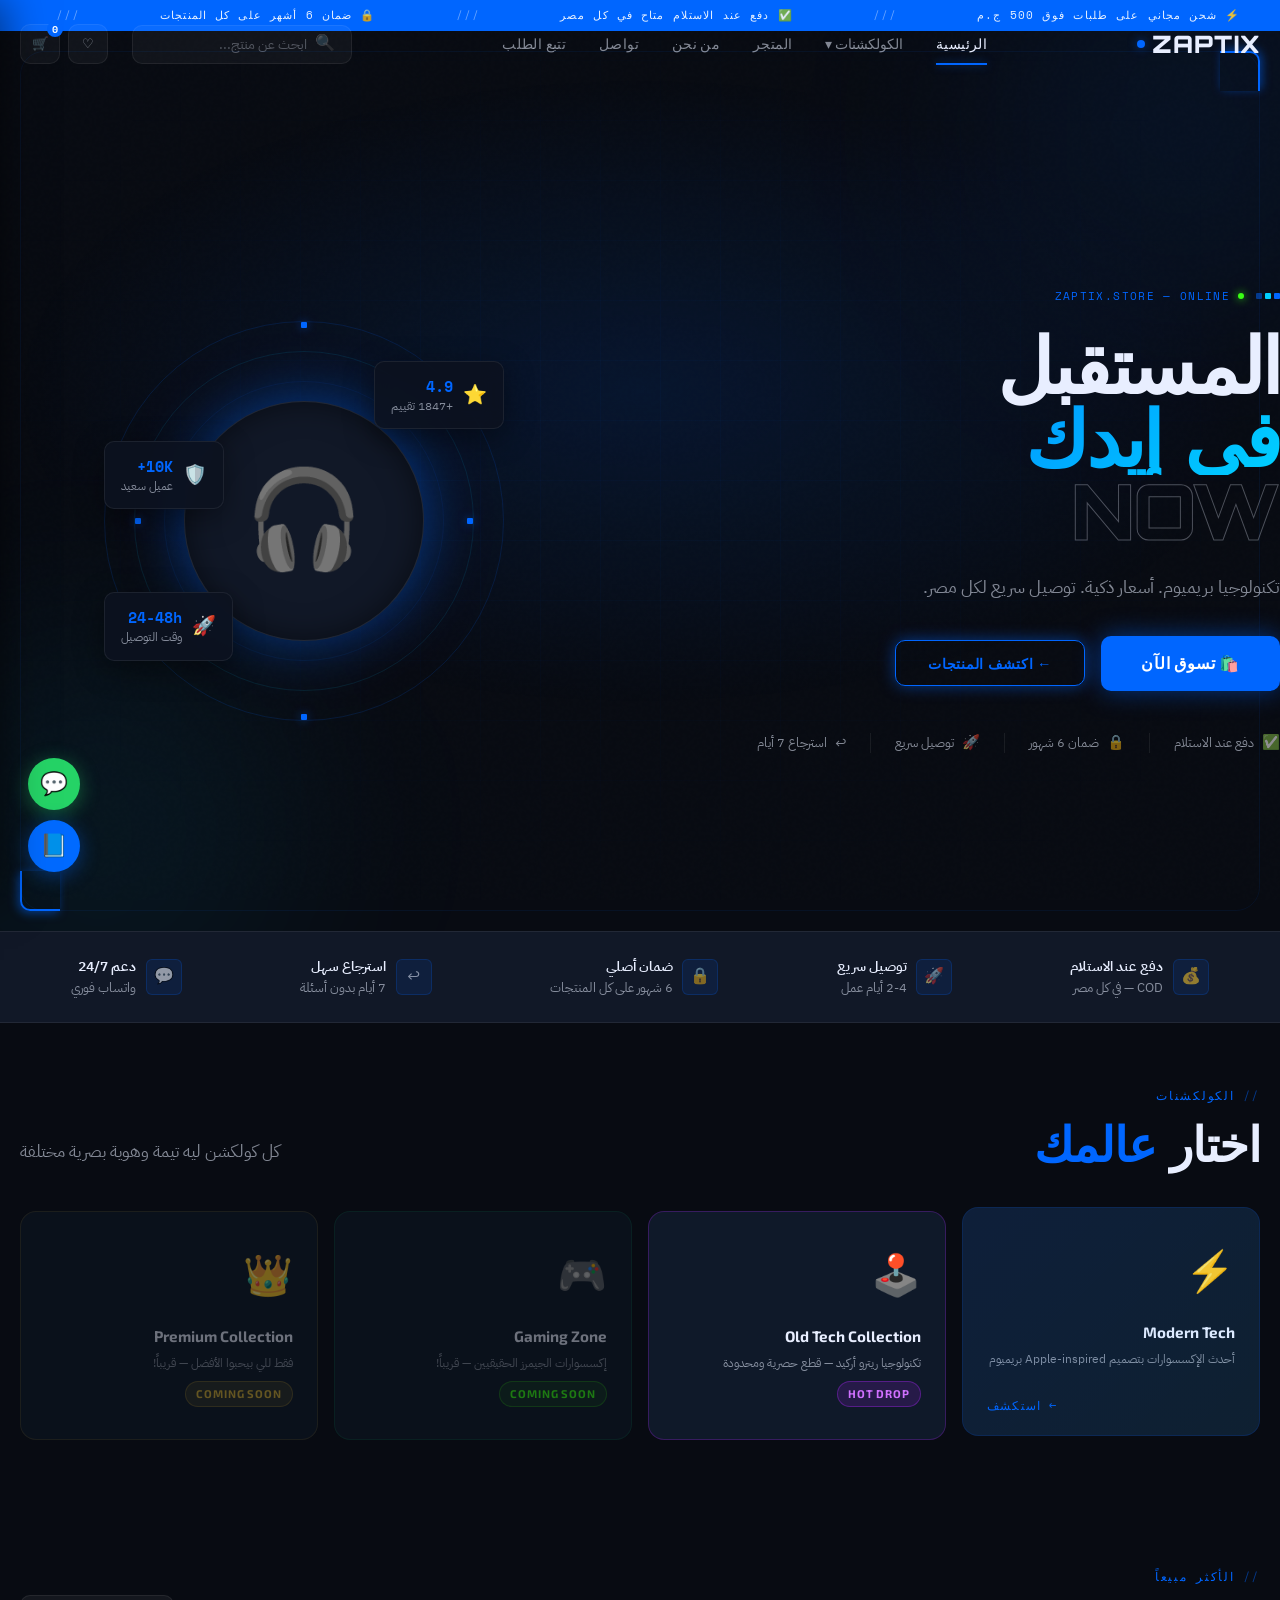
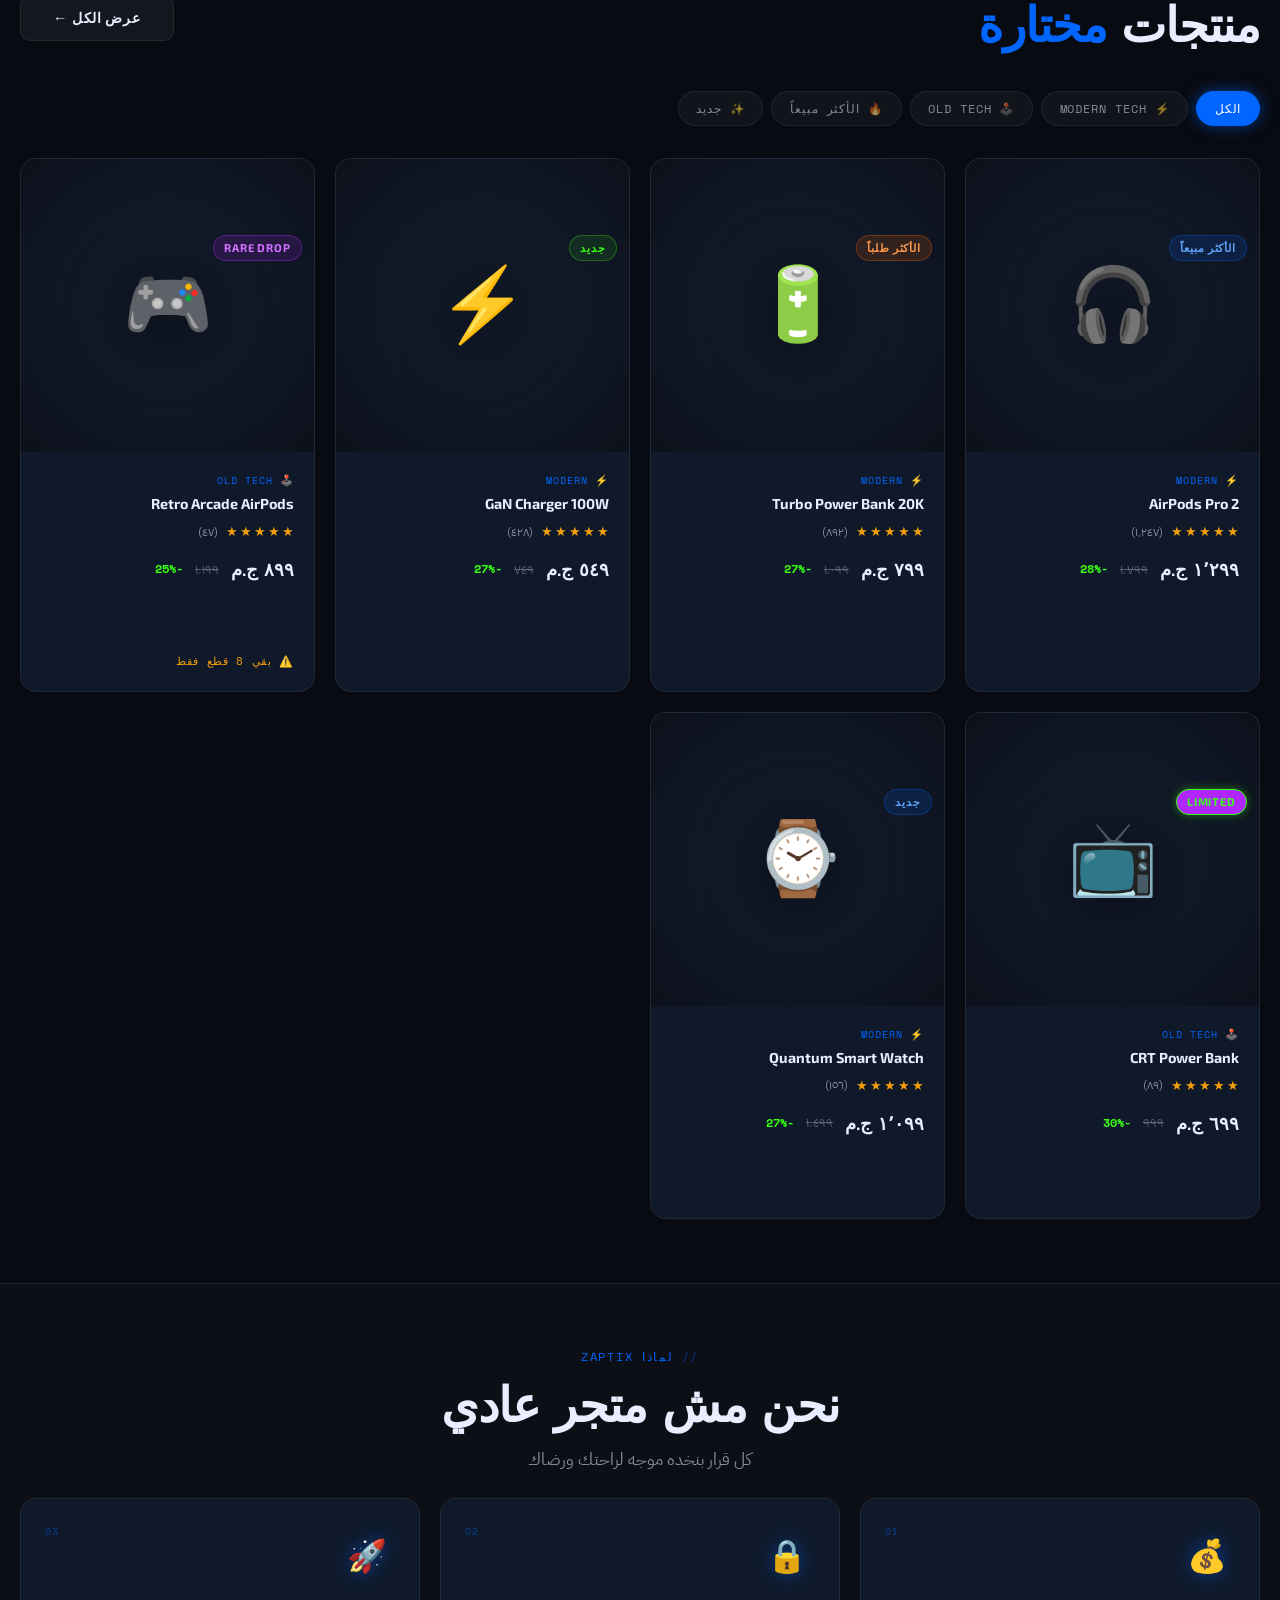
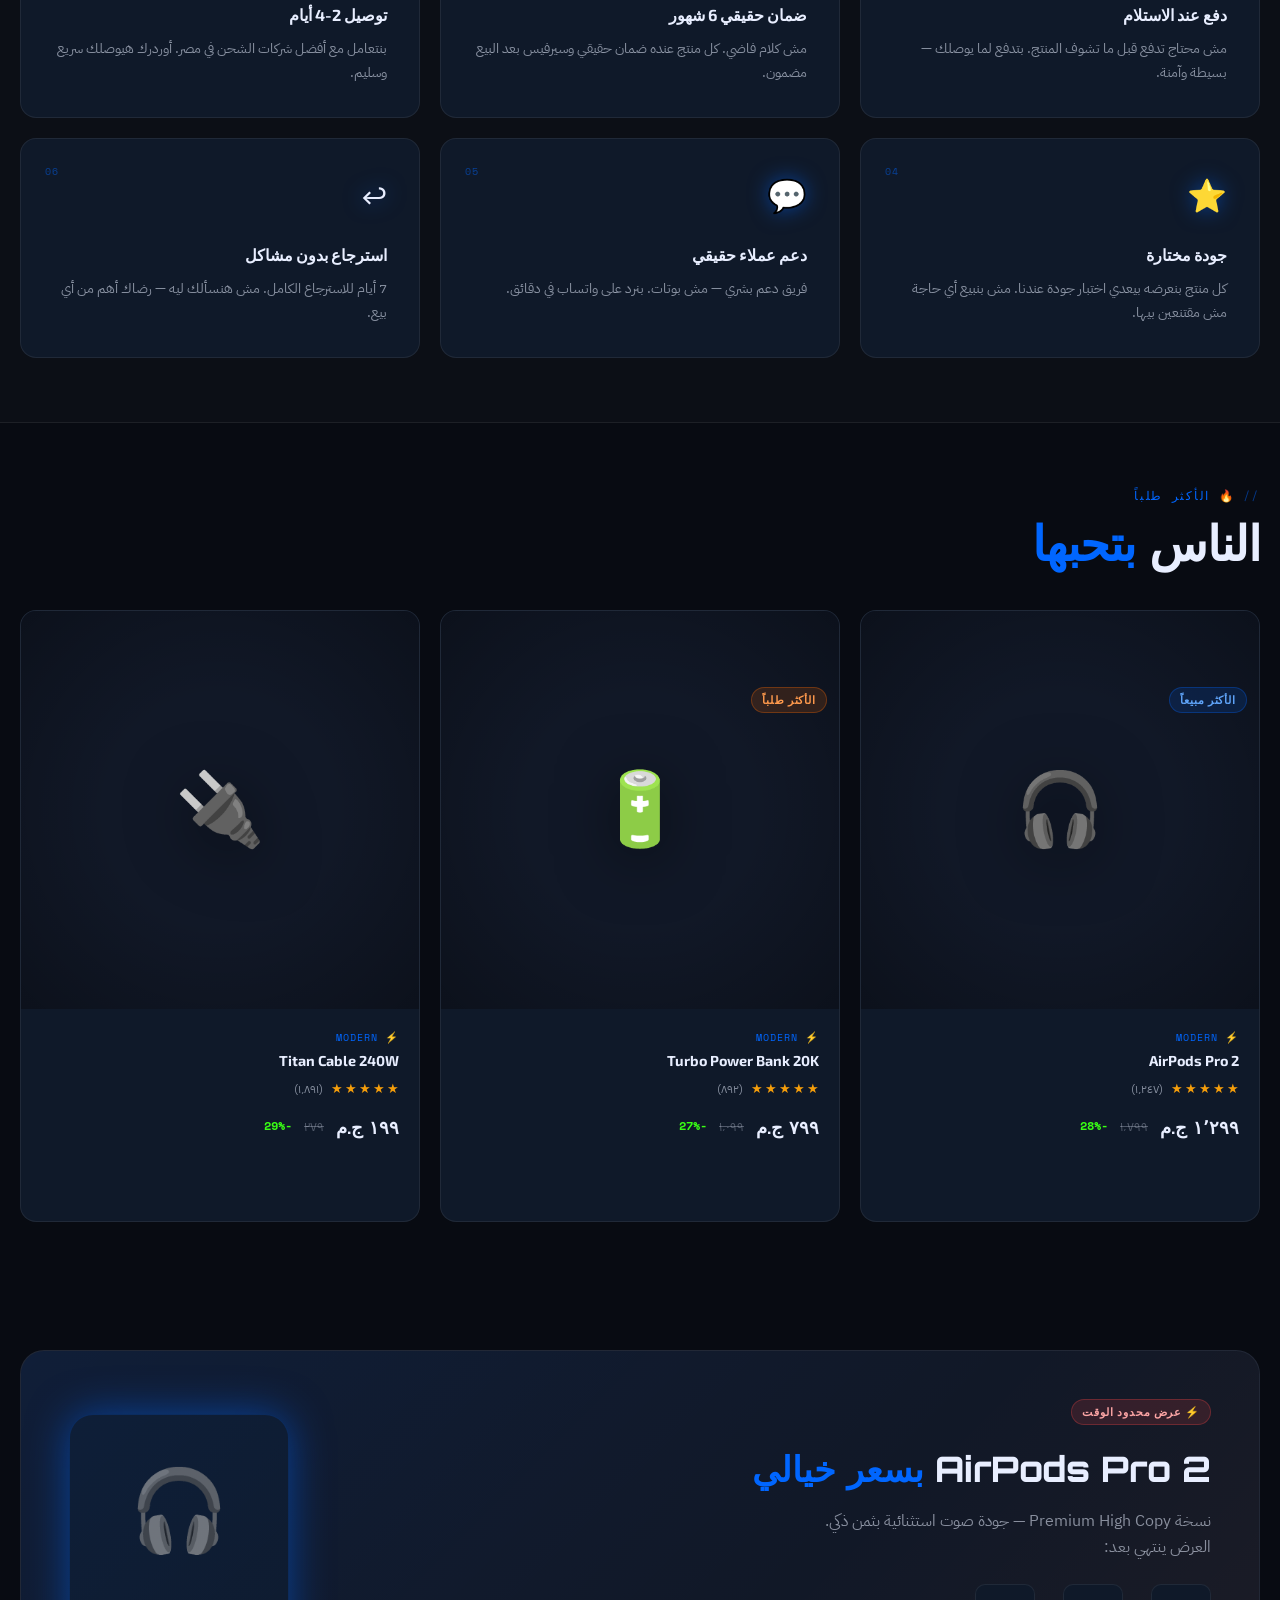
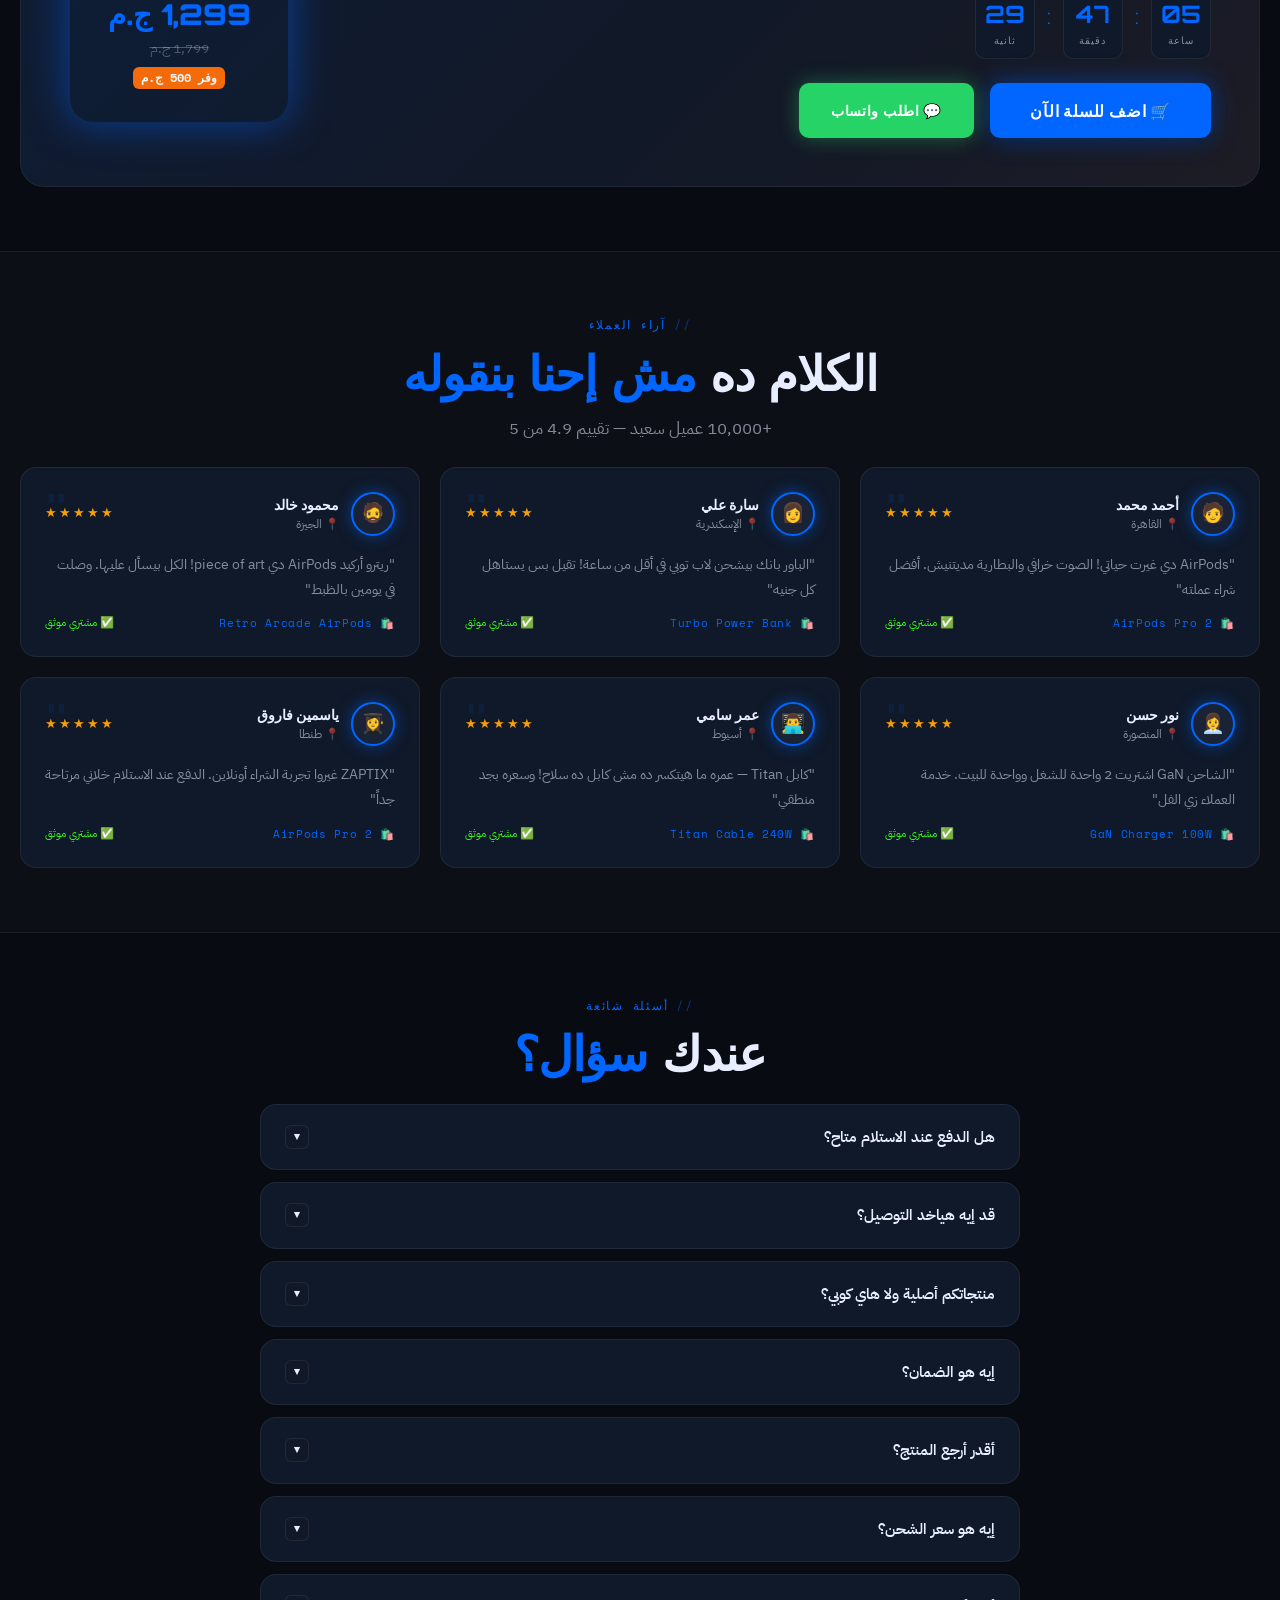
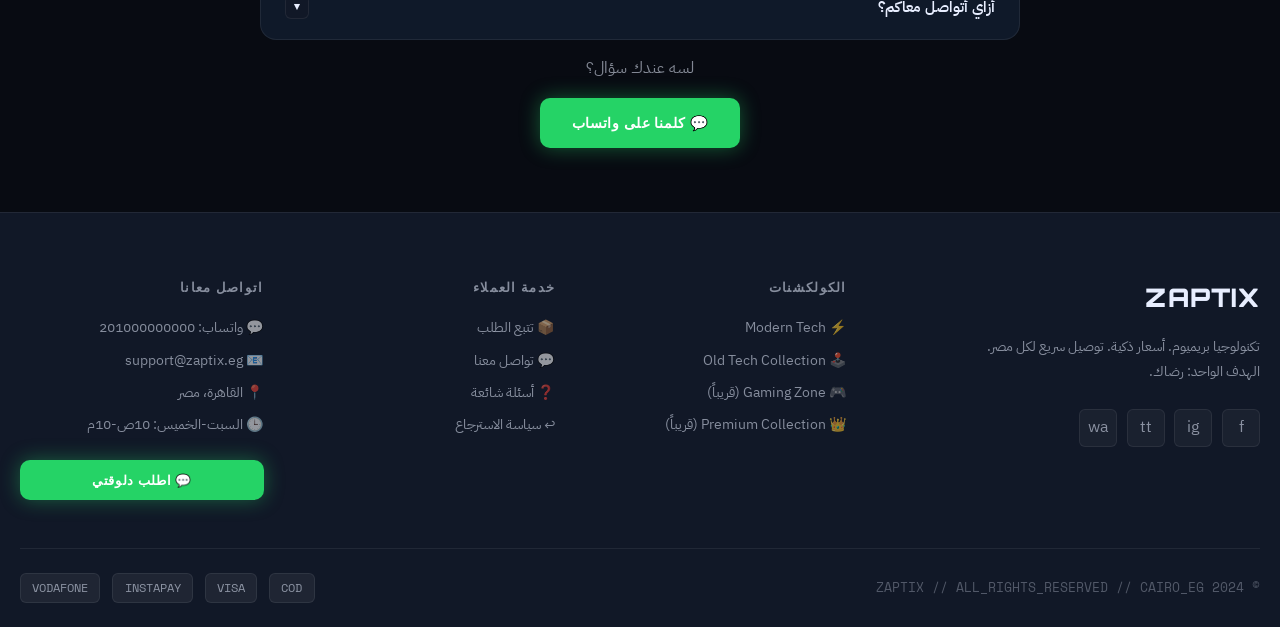
<file: index.html>
<!DOCTYPE html>
<html lang="ar" dir="rtl">
<head>
<meta charset="UTF-8">
<meta name="viewport" content="width=device-width, initial-scale=1.0, maximum-scale=1.0">
<meta name="theme-color" content="#080B12">
<title>ZAPTIX | تكنولوجيا بريميوم — المستقبل في إيدك</title>
<meta name="description" content="ZAPTIX — إكسسوارات تكنولوجيا بريميوم بأسعار ذكية. AirPods، باور بانك، شواحن سريعة. توصيل سريع لكل مصر. دفع عند الاستلام.">
<meta name="keywords" content="ZAPTIX, إكسسوارات تكنولوجيا, AirPods, باور بانك, شواحن سريعة, مصر">
<meta property="og:title" content="ZAPTIX | Premium Tech Store">
<meta property="og:description" content="إكسسوارات تكنولوجيا بريميوم. أسعار ذكية. توصيل سريع.">
<meta property="og:image" content="/assets/images/og-image.jpg">
<meta property="og:type" content="website">
<link rel="preconnect" href="https://fonts.googleapis.com">
<link rel="preconnect" href="https://fonts.gstatic.com" crossorigin>
<link href="https://fonts.googleapis.com/css2?family=Space+Mono:ital,wght@0,400;0,700;1,400&family=IBM+Plex+Sans+Arabic:wght@300;400;500;600;700&family=Orbitron:wght@400;500;600;700;800;900&family=Exo+2:ital,wght@0,300;0,400;0,500;0,600;0,700;0,800;0,900;1,700&display=swap" rel="stylesheet">
<style>
/* ============================================================
   ZAPTIX — PREMIUM ARCADE TECH DESIGN SYSTEM
   ============================================================ */

:root {
  --z-primary: #0066FF;
  --z-primary-dark: #0047CC;
  --z-primary-glow: rgba(0, 102, 255, 0.4);
  --z-secondary: #00CFFF;
  --z-accent: #FF6B00;
  --z-neon-green: #39FF14;
  --z-neon-purple: #B026FF;

  --z-bg: #080B12;
  --z-bg-2: #0D1220;
  --z-surface: #111827;
  --z-surface-2: #1a2235;
  --z-card: #0F1929;

  --z-border: rgba(255,255,255,0.07);
  --z-border-accent: rgba(0, 102, 255, 0.3);

  --z-text: #E8EEFF;
  --z-text-muted: rgba(232, 238, 255, 0.55);
  --z-text-subtle: rgba(232, 238, 255, 0.3);

  --cat-primary: #0066FF;
  --cat-secondary: #00CFFF;
  --cat-accent: #FF6B00;
  --cat-glow: rgba(0, 102, 255, 0.5);
  --cat-bg: #080B12;
  --cat-surface: #0D1220;
  --cat-border: rgba(0, 102, 255, 0.2);
  --cat-text-accent: #60A5FA;
  --cat-gradient: linear-gradient(135deg, #0066FF, #00CFFF);

  --gap-xs: 0.5rem;
  --gap-sm: 1rem;
  --gap-md: 1.5rem;
  --gap-lg: 2.5rem;
  --gap-xl: 4rem;
  --gap-2xl: 6rem;

  --font-display: 'Orbitron', sans-serif;
  --font-ui: 'Exo 2', sans-serif;
  --font-arabic: 'IBM Plex Sans Arabic', sans-serif;
  --font-mono: 'Space Mono', monospace;

  --r-sm: 6px;
  --r-md: 10px;
  --r-lg: 16px;
  --r-xl: 24px;
  --r-full: 9999px;

  --ease: cubic-bezier(0.25, 0.46, 0.45, 0.94);
  --ease-out: cubic-bezier(0.16, 1, 0.3, 1);
  --ease-spring: cubic-bezier(0.34, 1.56, 0.64, 1);
}

*, *::before, *::after { box-sizing: border-box; margin: 0; padding: 0; }
html { scroll-behavior: smooth; font-size: 16px; -webkit-text-size-adjust: 100%; }
body {
  background: var(--z-bg);
  color: var(--z-text);
  font-family: var(--font-arabic);
  line-height: 1.6;
  overflow-x: hidden;
  min-height: 100vh;
}
body.old-tech-active {
  --z-bg: #05000F;
  --z-bg-2: #0A0020;
  --z-surface: #0F0028;
  --z-card: #120030;
  --z-border: rgba(176, 38, 255, 0.12);
  --cat-primary: #B026FF;
  --cat-secondary: #39FF14;
  --cat-glow: rgba(176, 38, 255, 0.5);
  --cat-gradient: linear-gradient(135deg, #B026FF, #39FF14);
  --cat-text-accent: #B026FF;
  background: var(--z-bg);
}
img { max-width: 100%; display: block; }
a { text-decoration: none; color: inherit; }
button { cursor: pointer; border: none; background: none; font-family: inherit; }
input, textarea, select { font-family: inherit; }
::-webkit-scrollbar { width: 4px; }
::-webkit-scrollbar-track { background: var(--z-bg); }
::-webkit-scrollbar-thumb { background: var(--cat-primary); border-radius: 2px; }
::selection { background: var(--cat-primary); color: #fff; }

.arcade-grid-bg {
  position: fixed; inset: 0; z-index: 0; pointer-events: none;
  background-image:
    linear-gradient(rgba(0,102,255,0.03) 1px, transparent 1px),
    linear-gradient(90deg, rgba(0,102,255,0.03) 1px, transparent 1px);
  background-size: 60px 60px;
  mask-image: radial-gradient(ellipse at center, black 20%, transparent 80%);
}
.old-tech-active .arcade-grid-bg {
  background-image:
    linear-gradient(rgba(176,38,255,0.05) 1px, transparent 1px),
    linear-gradient(90deg, rgba(57,255,20,0.03) 1px, transparent 1px);
  background-size: 40px 40px;
}

.scanlines-overlay {
  display: none;
  position: fixed; inset: 0; z-index: 1; pointer-events: none;
  background: repeating-linear-gradient(
    0deg, transparent, transparent 2px,
    rgba(0,0,0,0.15) 2px, rgba(0,0,0,0.15) 4px
  );
}
.old-tech-active .scanlines-overlay { display: block; }

body::before {
  content: '';
  position: fixed; inset: 0; z-index: 0; pointer-events: none;
  background-image: url("data:image/svg+xml,%3Csvg viewBox='0 0 256 256' xmlns='http://www.w3.org/2000/svg'%3E%3Cfilter id='noise'%3E%3CfeTurbulence type='fractalNoise' baseFrequency='0.9' numOctaves='4' stitchTiles='stitch'/%3E%3C/filter%3E%3Crect width='100%25' height='100%25' filter='url(%23noise)' opacity='0.03'/%3E%3C/svg%3E");
  opacity: 0.4;
}

.container { width: 100%; max-width: 1280px; margin: 0 auto; padding: 0 1.25rem; position: relative; z-index: 2; }
.section { padding: var(--gap-xl) 0; }
.section--sm { padding: var(--gap-lg) 0; }

.display-text { font-family: var(--font-display); font-weight: 900; letter-spacing: -0.02em; line-height: 1; }
.brand-text { font-family: var(--font-display); letter-spacing: 0.1em; }
.mono-text { font-family: var(--font-mono); }

.glow-blue { text-shadow: 0 0 20px var(--cat-primary), 0 0 40px var(--cat-primary); }
.glow-box { box-shadow: 0 0 20px var(--cat-glow), inset 0 0 20px rgba(0,0,0,0.5); }
.glow-border { border-color: var(--cat-primary) !important; box-shadow: 0 0 15px var(--cat-glow); }
.old-tech-active .glow-blue { text-shadow: 0 0 20px #B026FF, 0 0 40px #B026FF, 0 0 60px rgba(176,38,255,0.5); }

.btn {
  display: inline-flex; align-items: center; justify-content: center;
  gap: 0.6rem; padding: 0.85rem 2rem; border-radius: var(--r-md);
  font-family: var(--font-ui); font-weight: 700; font-size: 0.9rem;
  letter-spacing: 0.05em; text-transform: uppercase; cursor: pointer;
  transition: all 0.25s var(--ease); position: relative; overflow: hidden; white-space: nowrap;
}
.btn::before {
  content: ''; position: absolute; inset: 0; opacity: 0;
  background: linear-gradient(135deg, rgba(255,255,255,0.1), transparent);
  transition: opacity 0.25s;
}
.btn:hover::before { opacity: 1; }

.btn-primary {
  background: var(--cat-primary); color: #fff;
  box-shadow: 0 0 25px var(--cat-glow), 0 4px 15px rgba(0,0,0,0.4);
}
.btn-primary:hover {
  transform: translateY(-2px) scale(1.01);
  box-shadow: 0 0 40px var(--cat-glow), 0 8px 25px rgba(0,0,0,0.5);
}
.btn-primary:active { transform: scale(0.98); }

.btn-outline {
  background: transparent; color: var(--cat-primary);
  border: 1.5px solid var(--cat-primary);
  box-shadow: 0 0 15px var(--cat-glow);
}
.btn-outline:hover {
  background: var(--cat-primary); color: #fff;
  box-shadow: 0 0 30px var(--cat-glow);
  transform: translateY(-2px);
}

.btn-ghost {
  background: rgba(255,255,255,0.05); color: var(--z-text);
  border: 1px solid var(--z-border);
}
.btn-ghost:hover { background: rgba(255,255,255,0.1); border-color: var(--cat-primary); }

.btn-whatsapp {
  background: #25D366; color: #fff;
  box-shadow: 0 0 20px rgba(37, 211, 102, 0.4);
}
.btn-whatsapp:hover { background: #20BD5A; transform: translateY(-2px); box-shadow: 0 0 35px rgba(37,211,102,0.5); }

.btn-sm { padding: 0.6rem 1.25rem; font-size: 0.8rem; }
.btn-lg { padding: 1.1rem 2.5rem; font-size: 1rem; }
.btn-icon { width: 44px; height: 44px; padding: 0; border-radius: var(--r-md); }
.btn-full { width: 100%; }

.badge {
  display: inline-flex; align-items: center; gap: 4px;
  padding: 3px 10px; border-radius: var(--r-full);
  font-size: 0.7rem; font-weight: 700; letter-spacing: 0.08em; text-transform: uppercase;
  font-family: var(--font-ui);
}
.badge--blue { background: rgba(0,102,255,0.15); color: #60A5FA; border: 1px solid rgba(0,102,255,0.3); }
.badge--orange { background: rgba(255,107,0,0.15); color: #FF9A4D; border: 1px solid rgba(255,107,0,0.3); }
.badge--green { background: rgba(57,255,20,0.1); color: #39FF14; border: 1px solid rgba(57,255,20,0.3); }
.badge--purple { background: rgba(176,38,255,0.15); color: #D070FF; border: 1px solid rgba(176,38,255,0.35); }
.badge--neon { background: #B026FF; color: #39FF14; border: 1px solid #39FF14; box-shadow: 0 0 10px rgba(57,255,20,0.4); }
.badge--gold { background: rgba(212,175,55,0.15); color: #D4AF37; border: 1px solid rgba(212,175,55,0.3); }
.badge--red { background: rgba(239,68,68,0.15); color: #FCA5A5; border: 1px solid rgba(239,68,68,0.3); }
.badge--live { animation: livePulse 1.5s ease-in-out infinite; }
@keyframes livePulse { 0%,100% { opacity: 1; } 50% { opacity: 0.5; } }

.card {
  background: var(--z-card);
  border: 1px solid var(--z-border);
  border-radius: var(--r-lg);
  overflow: hidden;
  transition: all 0.3s var(--ease);
  position: relative;
}
.card:hover {
  border-color: var(--cat-border, rgba(0,102,255,0.3));
  box-shadow: 0 0 30px rgba(0,0,0,0.3), 0 0 1px var(--cat-primary);
  transform: translateY(-3px);
}
.card::after {
  content: ''; position: absolute; inset: 0; border-radius: inherit;
  background: linear-gradient(135deg, rgba(255,255,255,0.03), transparent 50%);
  pointer-events: none;
}

.section-eyebrow {
  font-family: var(--font-mono);
  font-size: 0.72rem; letter-spacing: 0.15em; text-transform: uppercase;
  color: var(--cat-primary); margin-bottom: 0.75rem;
  display: flex; align-items: center; gap: 0.5rem;
}
.section-eyebrow::before { content: '//'; opacity: 0.5; font-family: var(--font-mono); }
.section-title {
  font-family: var(--font-display);
  font-size: clamp(1.8rem, 4vw, 3rem);
  font-weight: 800; letter-spacing: -0.02em; line-height: 1.1;
  margin-bottom: 1rem;
}
.section-title .accent { color: var(--cat-primary); }
.section-subtitle { color: var(--z-text-muted); font-size: 1.05rem; max-width: 560px; }

.pixel-divider { height: 1px; margin: 0; background: linear-gradient(90deg, transparent, var(--cat-primary), transparent); }

.stars { display: flex; gap: 2px; }
.star { font-size: 0.8rem; }
.star.filled { color: #F59E0B; }
.star.empty { color: var(--z-text-subtle); }

.ticker { background: var(--cat-primary); padding: 0.4rem 0; overflow: hidden; position: relative; z-index: 100; }
.old-tech-active .ticker { background: #B026FF; border-bottom: 1px solid #39FF14; }
.ticker-inner { display: flex; white-space: nowrap; animation: ticker-scroll 20s linear infinite; }
.ticker-item {
  font-family: var(--font-mono); font-size: 0.7rem; letter-spacing: 0.1em;
  text-transform: uppercase; padding: 0 2.5rem; color: #fff; opacity: 0.9;
}
.ticker-sep { opacity: 0.4; }
@keyframes ticker-scroll { from { transform: translateX(0); } to { transform: translateX(-50%); } }

#nav { position: fixed; top: 0; left: 0; right: 0; z-index: 1000; transition: all 0.3s var(--ease); padding: 1rem 0; }
#nav.scrolled {
  background: rgba(8, 11, 18, 0.92);
  backdrop-filter: blur(20px) saturate(180%);
  -webkit-backdrop-filter: blur(20px) saturate(180%);
  border-bottom: 1px solid var(--z-border);
  padding: 0.7rem 0;
}
.old-tech-active #nav.scrolled { background: rgba(5, 0, 15, 0.94); border-bottom-color: rgba(176,38,255,0.2); }
.nav-inner { display: flex; align-items: center; gap: 1.5rem; height: 56px; }
.nav-logo {
  font-family: var(--font-display); font-size: 1.5rem; font-weight: 900;
  letter-spacing: 0.05em; color: var(--z-text);
  display: flex; align-items: center; gap: 0.4rem;
  flex-shrink: 0;
}
.nav-logo .logo-dot {
  width: 8px; height: 8px; border-radius: 50%;
  background: var(--cat-primary);
  box-shadow: 0 0 10px var(--cat-glow);
  animation: logoPulse 2s ease-in-out infinite;
}
@keyframes logoPulse { 0%,100% { transform: scale(1); } 50% { transform: scale(1.3); } }
.nav-links { display: flex; align-items: center; gap: 0.25rem; flex: 1; justify-content: center; }
.nav-link {
  padding: 0.5rem 0.9rem; border-radius: var(--r-sm);
  font-family: var(--font-ui); font-size: 0.85rem; font-weight: 500;
  color: var(--z-text-muted); letter-spacing: 0.03em;
  transition: all 0.2s; position: relative;
}
.nav-link:hover, .nav-link.active { color: var(--z-text); }
.nav-link.active::after {
  content: ''; position: absolute; bottom: -2px; left: 50%; right: 50%;
  height: 2px; background: var(--cat-primary);
  transition: all 0.3s; left: 0.9rem; right: 0.9rem;
  box-shadow: 0 0 8px var(--cat-glow);
}
.nav-categories-btn {
  font-family: var(--font-ui); font-size: 0.85rem; font-weight: 500;
  color: var(--z-text-muted); padding: 0.5rem 0.9rem; border-radius: var(--r-sm);
  display: flex; align-items: center; gap: 0.3rem; cursor: pointer;
  transition: color 0.2s;
}
.nav-categories-btn:hover { color: var(--z-text); }
.nav-actions { display: flex; align-items: center; gap: 0.5rem; flex-shrink: 0; }
.nav-action-btn {
  width: 40px; height: 40px; border-radius: var(--r-md);
  display: flex; align-items: center; justify-content: center;
  color: var(--z-text-muted); background: rgba(255,255,255,0.04);
  border: 1px solid var(--z-border);
  transition: all 0.2s; position: relative;
}
.nav-action-btn:hover {
  color: var(--z-text); background: rgba(255,255,255,0.08);
  border-color: var(--cat-primary);
  box-shadow: 0 0 15px var(--cat-glow);
}
.nav-cart-count {
  position: absolute; top: -4px; right: -4px;
  width: 16px; height: 16px; border-radius: 50%;
  background: var(--cat-primary); color: #fff;
  font-size: 0.65rem; font-weight: 700;
  display: flex; align-items: center; justify-content: center;
  font-family: var(--font-mono);
}
.nav-search-bar {
  display: flex; align-items: center; gap: 0.5rem;
  background: rgba(255,255,255,0.04); border: 1px solid var(--z-border);
  border-radius: var(--r-md); padding: 0 1rem; width: 220px;
  transition: all 0.3s;
}
.nav-search-bar:focus-within { border-color: var(--cat-primary); width: 280px; box-shadow: 0 0 20px var(--cat-glow); }
.nav-search-bar input {
  background: none; border: none; outline: none;
  color: var(--z-text); font-size: 0.85rem; font-family: var(--font-arabic);
  padding: 0.5rem 0; width: 100%;
}
.nav-search-bar input::placeholder { color: var(--z-text-subtle); }
.mobile-menu-btn {
  display: none; width: 40px; height: 40px; border-radius: var(--r-md);
  background: rgba(255,255,255,0.04); border: 1px solid var(--z-border);
  color: var(--z-text); align-items: center; justify-content: center;
}

.cat-dropdown {
  position: absolute; top: calc(100% + 8px); left: 50%; transform: translateX(-50%);
  width: 600px; background: var(--z-surface);
  border: 1px solid var(--z-border); border-radius: var(--r-lg);
  padding: 1.25rem; display: none; gap: 0.75rem;
  grid-template-columns: 1fr 1fr;
  box-shadow: 0 20px 60px rgba(0,0,0,0.5);
  z-index: 1001;
}
.cat-dropdown.open { display: grid; animation: dropIn 0.2s var(--ease-out); }
@keyframes dropIn { from { opacity: 0; transform: translateX(-50%) translateY(-8px); } to { opacity: 1; transform: translateX(-50%) translateY(0); } }
.cat-option {
  display: flex; align-items: center; gap: 1rem; padding: 1rem;
  border-radius: var(--r-md); border: 1px solid var(--z-border);
  cursor: pointer; transition: all 0.2s;
  background: rgba(255,255,255,0.02);
}
.cat-option:hover { border-color: var(--cat-primary); background: rgba(0,102,255,0.05); }
.cat-option.disabled { opacity: 0.4; cursor: not-allowed; }
.cat-icon { font-size: 1.8rem; width: 48px; height: 48px; display: flex; align-items: center; justify-content: center; border-radius: var(--r-md); border: 1px solid var(--z-border); }
.cat-info h4 { font-family: var(--font-ui); font-size: 0.9rem; font-weight: 700; margin-bottom: 0.2rem; }
.cat-info p { font-size: 0.75rem; color: var(--z-text-muted); }

#mobile-menu {
  display: none; position: fixed; inset: 0; z-index: 999;
  background: rgba(5, 8, 18, 0.97); backdrop-filter: blur(20px);
  flex-direction: column; padding: 5rem 1.5rem 2rem;
  overflow-y: auto;
}
#mobile-menu.open { display: flex; animation: slideDown 0.3s var(--ease-out); }
@keyframes slideDown { from { opacity: 0; } to { opacity: 1; } }
.mobile-nav-link {
  display: flex; align-items: center; justify-content: space-between;
  padding: 1rem 0; border-bottom: 1px solid var(--z-border);
  font-family: var(--font-ui); font-size: 1.1rem; font-weight: 600; color: var(--z-text);
}
.mobile-nav-link:hover { color: var(--cat-primary); }

#hero { min-height: 100vh; display: flex; align-items: center; position: relative; overflow: hidden; padding-top: 5rem; }
.hero-bg { position: absolute; inset: 0; z-index: 0; }
.hero-radial { position: absolute; inset: 0; background: radial-gradient(ellipse 70% 50% at 50% 40%, rgba(0,102,255,0.12), transparent 70%); }
.old-tech-active .hero-radial { background: radial-gradient(ellipse 70% 50% at 50% 40%, rgba(176,38,255,0.15), transparent 70%); }
.hero-corner-accent { position: absolute; width: 400px; height: 400px; border-radius: 50%; filter: blur(100px); pointer-events: none; }
.hero-corner-accent--tl { top: -100px; right: -100px; background: rgba(0,102,255,0.08); }
.hero-corner-accent--br { bottom: -100px; left: -100px; background: rgba(0,207,255,0.06); }
.old-tech-active .hero-corner-accent--tl { background: rgba(176,38,255,0.12); }
.old-tech-active .hero-corner-accent--br { background: rgba(57,255,20,0.06); }

.hero-frame { position: absolute; inset: 20px; border: 1px solid rgba(0,102,255,0.08); border-radius: var(--r-xl); pointer-events: none; }
.hero-frame::before, .hero-frame::after { content: ''; position: absolute; width: 40px; height: 40px; border-color: var(--cat-primary); border-style: solid; }
.hero-frame::before { top: -1px; right: -1px; border-width: 2px 2px 0 0; border-radius: 0 var(--r-md) 0 0; box-shadow: 2px -2px 10px var(--cat-glow); }
.hero-frame::after { bottom: -1px; left: -1px; border-width: 0 0 2px 2px; border-radius: 0 0 0 var(--r-md); box-shadow: -2px 2px 10px var(--cat-glow); }

.hero-content { position: relative; z-index: 2; padding: 3rem 0; }
.hero-inner { display: grid; grid-template-columns: 1fr 1fr; align-items: center; gap: 4rem; }

.hero-eyebrow { display: flex; align-items: center; gap: 0.75rem; margin-bottom: 1.5rem; }
.pixel-indicator { display: flex; gap: 3px; align-items: center; }
.pixel-dot { width: 6px; height: 6px; border-radius: 1px; background: var(--cat-primary); animation: pixelBlink 1.2s ease-in-out infinite; }
.pixel-dot:nth-child(2) { animation-delay: 0.2s; background: var(--cat-secondary); }
.pixel-dot:nth-child(3) { animation-delay: 0.4s; opacity: 0.5; }
@keyframes pixelBlink { 0%,100% { opacity: 1; } 50% { opacity: 0.3; } }

.hero-status {
  font-family: var(--font-mono); font-size: 0.7rem; letter-spacing: 0.12em;
  text-transform: uppercase; color: var(--cat-primary);
  display: flex; align-items: center; gap: 0.5rem;
}
.hero-status-dot { width: 6px; height: 6px; border-radius: 50%; background: #39FF14; box-shadow: 0 0 8px #39FF14; animation: livePulse 1.5s infinite; }

.hero-h1 {
  font-family: var(--font-display);
  font-size: clamp(2.8rem, 6vw, 5rem);
  font-weight: 900; letter-spacing: -0.03em; line-height: 0.95;
  margin-bottom: 1.5rem; color: var(--z-text);
}
.hero-h1 .line-accent {
  background: var(--cat-gradient);
  -webkit-background-clip: text; -webkit-text-fill-color: transparent;
  background-clip: text;
  display: block;
}
.hero-h1 .line-outline { -webkit-text-stroke: 1px var(--z-text-subtle); color: transparent; display: block; }

.hero-tagline { font-size: 1.1rem; color: var(--z-text-muted); line-height: 1.8; margin-bottom: 2rem; max-width: 440px; font-family: var(--font-arabic); }

.hero-cta-group { display: flex; align-items: center; gap: 1rem; flex-wrap: wrap; margin-bottom: 2.5rem; }

.hero-trust { display: flex; align-items: center; gap: 1.5rem; flex-wrap: wrap; }
.trust-item { display: flex; align-items: center; gap: 0.5rem; font-size: 0.82rem; color: var(--z-text-muted); }
.trust-icon { font-size: 0.9rem; }
.trust-divider { width: 1px; height: 20px; background: var(--z-border); }

.hero-visual { display: flex; align-items: center; justify-content: center; position: relative; }
.hero-product-ring { position: relative; width: 400px; height: 400px; display: flex; align-items: center; justify-content: center; }
.hero-ring { position: absolute; border-radius: 50%; border: 1px solid; }
.hero-ring-1 { inset: 0; border-color: rgba(0,102,255,0.15); animation: ringRotate 20s linear infinite; }
.hero-ring-2 { inset: 30px; border-color: rgba(0,207,255,0.1); animation: ringRotate 15s linear infinite reverse; }
.hero-ring-3 { inset: 60px; border-color: rgba(0,102,255,0.08); animation: ringRotate 25s linear infinite; }
@keyframes ringRotate { from { transform: rotate(0deg); } to { transform: rotate(360deg); } }

.ring-dot { position: absolute; width: 6px; height: 6px; border-radius: 1px; background: var(--cat-primary); box-shadow: 0 0 10px var(--cat-glow); }
.ring-dot-1 { top: 0; left: 50%; transform: translateX(-50%); }
.ring-dot-2 { right: 0; top: 50%; transform: translateY(-50%); }
.ring-dot-3 { bottom: 0; left: 50%; transform: translateX(-50%); }
.ring-dot-4 { left: 0; top: 50%; transform: translateY(-50%); }

.hero-product-center {
  position: relative; z-index: 2;
  width: 240px; height: 240px;
  background: var(--z-surface);
  border-radius: 50%;
  display: flex; align-items: center; justify-content: center;
  border: 1px solid var(--z-border);
  box-shadow: 0 0 60px var(--cat-glow), inset 0 0 30px rgba(0,0,0,0.5);
  font-size: 6rem;
  animation: productFloat 3s ease-in-out infinite;
}
@keyframes productFloat { 0%,100% { transform: translateY(0); } 50% { transform: translateY(-12px); } }

.hero-stat {
  position: absolute; z-index: 3;
  background: rgba(13, 18, 32, 0.9);
  backdrop-filter: blur(10px);
  border: 1px solid var(--z-border);
  border-radius: var(--r-md); padding: 0.75rem 1rem;
  display: flex; align-items: center; gap: 0.6rem;
  box-shadow: 0 8px 30px rgba(0,0,0,0.4);
  animation: statFloat 0.5s var(--ease-out) both;
}
.hero-stat--tl { top: 40px; right: 0; animation-delay: 0.3s; }
.hero-stat--br { bottom: 60px; left: 0; animation-delay: 0.5s; }
.hero-stat--tr { top: 120px; left: 0; animation-delay: 0.7s; }
@keyframes statFloat { from { opacity: 0; transform: translateY(15px); } to { opacity: 1; transform: translateY(0); } }
.stat-icon { font-size: 1.2rem; }
.stat-val { font-family: var(--font-mono); font-size: 0.95rem; font-weight: 700; color: var(--cat-primary); }
.stat-label { font-size: 0.72rem; color: var(--z-text-muted); }

.trust-bar { background: var(--z-surface); border-top: 1px solid var(--z-border); border-bottom: 1px solid var(--z-border); }
.trust-bar-inner { display: flex; align-items: center; justify-content: space-around; padding: 1rem 0; gap: 1rem; flex-wrap: wrap; }
.trust-bar-item { display: flex; align-items: center; gap: 0.6rem; font-size: 0.82rem; color: var(--z-text-muted); padding: 0.5rem 0; font-family: var(--font-arabic); }
.trust-bar-icon {
  width: 36px; height: 36px; border-radius: var(--r-sm);
  background: rgba(0,102,255,0.1); border: 1px solid rgba(0,102,255,0.2);
  display: flex; align-items: center; justify-content: center;
  font-size: 1rem; flex-shrink: 0;
}
.old-tech-active .trust-bar-icon { background: rgba(176,38,255,0.1); border-color: rgba(176,38,255,0.25); }
.trust-bar-text strong { display: block; color: var(--z-text); font-size: 0.85rem; font-weight: 600; }

.cat-grid { display: grid; grid-template-columns: repeat(4, 1fr); gap: 1rem; }
.cat-card {
  position: relative; padding: 2rem 1.5rem;
  border-radius: var(--r-lg); border: 1px solid var(--z-border);
  cursor: pointer; overflow: hidden; transition: all 0.3s var(--ease);
  background: var(--z-card);
}
.cat-card.active, .cat-card:hover { transform: translateY(-4px); }
.cat-card-bg { position: absolute; inset: 0; opacity: 0; transition: opacity 0.3s; }
.cat-card:hover .cat-card-bg, .cat-card.active .cat-card-bg { opacity: 1; }
.cat-card-icon { font-size: 2.5rem; margin-bottom: 1rem; display: block; }
.cat-card-name { font-family: var(--font-ui); font-size: 0.95rem; font-weight: 700; margin-bottom: 0.4rem; }
.cat-card-desc { font-size: 0.78rem; color: var(--z-text-muted); line-height: 1.5; }
.cat-card-arrow {
  position: absolute; bottom: 1.25rem; left: 1.5rem;
  font-family: var(--font-mono); font-size: 0.75rem; letter-spacing: 0.1em;
  opacity: 0; transform: translateX(-5px); transition: all 0.3s;
}
.cat-card:hover .cat-card-arrow, .cat-card.active .cat-card-arrow { opacity: 1; transform: translateX(0); }
.cat-soon { opacity: 0.45; cursor: not-allowed; }
.cat-soon:hover { transform: none; }

.cat-card--modern { border-color: rgba(0,102,255,0.2); }
.cat-card--modern .cat-card-bg { background: linear-gradient(135deg, rgba(0,102,255,0.08), rgba(0,207,255,0.04)); }
.cat-card--modern .cat-card-arrow { color: #0066FF; }
.cat-card--oldtech { border-color: rgba(176,38,255,0.25); }
.cat-card--oldtech .cat-card-bg { background: linear-gradient(135deg, rgba(176,38,255,0.1), rgba(57,255,20,0.04)); }
.cat-card--oldtech .cat-card-arrow { color: #B026FF; }
.cat-card--gaming { border-color: rgba(0,255,136,0.15); }
.cat-card--gaming .cat-card-bg { background: linear-gradient(135deg, rgba(0,255,136,0.06), rgba(0,207,255,0.03)); }
.cat-card--premium { border-color: rgba(212,175,55,0.2); }
.cat-card--premium .cat-card-bg { background: linear-gradient(135deg, rgba(212,175,55,0.08), rgba(245,230,160,0.03)); }

.products-grid { display: grid; grid-template-columns: repeat(4, 1fr); gap: 1.25rem; }
.products-grid--3 { grid-template-columns: repeat(3, 1fr); }

.product-card {
  background: var(--z-card); border: 1px solid var(--z-border);
  border-radius: var(--r-lg); overflow: hidden;
  transition: all 0.3s var(--ease); cursor: pointer; position: relative;
}
.product-card:hover {
  border-color: var(--cat-primary);
  box-shadow: 0 0 30px var(--cat-glow), 0 20px 60px rgba(0,0,0,0.4);
  transform: translateY(-5px);
}
.product-card:hover .product-cta { opacity: 1; transform: translateY(0); }

.product-img-wrap {
  aspect-ratio: 1; background: var(--z-surface);
  display: flex; align-items: center; justify-content: center;
  font-size: 4.5rem; position: relative; overflow: hidden;
}
.product-img-wrap img { width: 100%; height: 100%; object-fit: cover; position: absolute; inset: 0; z-index: 1; }
.product-img-wrap::after { content: ''; position: absolute; inset: 0; background: radial-gradient(circle at center, transparent 40%, rgba(0,0,0,0.3)); }
.product-img-emoji { z-index: 1; transition: transform 0.4s var(--ease-spring); filter: drop-shadow(0 10px 30px rgba(0,0,0,0.5)); }
.product-card:hover .product-img-emoji { transform: scale(1.1) rotate(-3deg); }

.old-tech-active .product-img-wrap { background: linear-gradient(135deg, #0A0020, #0F0028); }
.product-img-wrap .pixel-corner {
  position: absolute; width: 12px; height: 12px;
  border-color: var(--cat-primary); border-style: solid; opacity: 0;
  transition: opacity 0.3s; z-index: 2;
}
.product-card:hover .pixel-corner { opacity: 0.7; }
.pixel-corner--tl { top: 8px; right: 8px; border-width: 2px 2px 0 0; }
.pixel-corner--br { bottom: 8px; left: 8px; border-width: 0 0 2px 2px; }

.product-badge { position: absolute; top: 0.75rem; right: 0.75rem; z-index: 3; }

.product-wishlist {
  position: absolute; top: 0.75rem; left: 0.75rem; z-index: 3;
  width: 32px; height: 32px; border-radius: var(--r-sm);
  background: rgba(13,18,32,0.8); border: 1px solid var(--z-border);
  display: flex; align-items: center; justify-content: center;
  color: var(--z-text-muted); font-size: 0.9rem;
  opacity: 0; transition: all 0.2s; cursor: pointer;
}
.product-card:hover .product-wishlist { opacity: 1; }
.product-wishlist:hover, .product-wishlist.active { color: #EF4444; border-color: rgba(239,68,68,0.4); }
.product-wishlist.active { opacity: 1; }

.product-info { padding: 1.25rem; }
.product-category {
  font-family: var(--font-mono); font-size: 0.65rem; letter-spacing: 0.1em;
  text-transform: uppercase; color: var(--cat-primary);
  margin-bottom: 0.4rem;
}
.product-name { font-family: var(--font-ui); font-size: 0.9rem; font-weight: 700; line-height: 1.3; margin-bottom: 0.5rem; color: var(--z-text); }
.product-rating { display: flex; align-items: center; gap: 0.5rem; margin-bottom: 0.75rem; }
.rating-count { font-size: 0.75rem; color: var(--z-text-muted); }
.product-pricing { display: flex; align-items: center; gap: 0.75rem; margin-bottom: 1rem; }
.product-price { font-family: var(--font-display); font-size: 1.15rem; font-weight: 700; color: var(--z-text); }
.product-old-price { font-size: 0.82rem; color: var(--z-text-subtle); text-decoration: line-through; }
.product-save { font-size: 0.72rem; color: #39FF14; font-weight: 700; font-family: var(--font-mono); }

.product-cta { display: flex; gap: 0.5rem; opacity: 0; transform: translateY(6px); transition: all 0.25s var(--ease); }
.product-card:hover .product-cta { opacity: 1; transform: translateY(0); }

.product-stock { font-family: var(--font-mono); font-size: 0.68rem; color: var(--z-text-subtle); margin-top: 0.6rem; letter-spacing: 0.06em; }
.product-stock.low { color: #F59E0B; }

.filter-bar { display: flex; align-items: center; gap: 0.5rem; flex-wrap: wrap; margin-bottom: 2rem; }
.filter-btn {
  padding: 0.5rem 1.1rem; border-radius: var(--r-full);
  font-family: var(--font-mono); font-size: 0.72rem; letter-spacing: 0.08em; text-transform: uppercase;
  background: rgba(255,255,255,0.04); color: var(--z-text-muted);
  border: 1px solid var(--z-border); cursor: pointer; transition: all 0.2s;
}
.filter-btn:hover { border-color: var(--cat-primary); color: var(--cat-primary); }
.filter-btn.active { background: var(--cat-primary); color: #fff; border-color: var(--cat-primary); box-shadow: 0 0 15px var(--cat-glow); }

.why-grid { display: grid; grid-template-columns: repeat(3, 1fr); gap: 1.25rem; }
.why-card { padding: 2rem; border-radius: var(--r-lg); background: var(--z-card); border: 1px solid var(--z-border); position: relative; overflow: hidden; transition: all 0.3s; }
.why-card:hover { border-color: var(--cat-primary); box-shadow: 0 0 25px var(--cat-glow); transform: translateY(-3px); }
.why-card::before {
  content: ''; position: absolute; top: 0; right: 0;
  width: 80px; height: 80px;
  background: radial-gradient(circle, var(--cat-glow), transparent 70%);
  opacity: 0; transition: opacity 0.3s;
}
.why-card:hover::before { opacity: 1; }
.why-icon { font-size: 2rem; margin-bottom: 1.25rem; display: block; filter: drop-shadow(0 0 10px var(--cat-glow)); }
.why-title { font-family: var(--font-ui); font-size: 1rem; font-weight: 700; margin-bottom: 0.6rem; }
.why-desc { font-size: 0.88rem; color: var(--z-text-muted); line-height: 1.7; }
.why-number {
  position: absolute; top: 1.5rem; left: 1.5rem;
  font-family: var(--font-mono); font-size: 0.65rem;
  color: var(--cat-primary); opacity: 0.5; letter-spacing: 0.1em;
}

.reviews-grid { display: grid; grid-template-columns: repeat(3, 1fr); gap: 1.25rem; }
.review-card { padding: 1.5rem; border-radius: var(--r-lg); background: var(--z-card); border: 1px solid var(--z-border); position: relative; overflow: hidden; transition: all 0.3s; }
.review-card:hover { border-color: var(--cat-border); transform: translateY(-3px); }
.review-card::before {
  content: '"'; position: absolute; top: 1rem; left: 1.5rem;
  font-family: var(--font-display); font-size: 4rem; color: var(--cat-primary);
  opacity: 0.1; line-height: 1; pointer-events: none;
}
.review-header { display: flex; align-items: center; gap: 0.75rem; margin-bottom: 1rem; }
.reviewer-avatar {
  width: 44px; height: 44px; border-radius: 50%;
  background: var(--z-surface-2); display: flex; align-items: center; justify-content: center;
  font-size: 1.2rem; border: 2px solid var(--cat-primary);
  box-shadow: 0 0 15px var(--cat-glow);
}
.reviewer-name { font-family: var(--font-ui); font-size: 0.9rem; font-weight: 700; }
.reviewer-location { font-size: 0.72rem; color: var(--z-text-muted); }
.review-text { font-size: 0.88rem; color: var(--z-text-muted); line-height: 1.8; margin-bottom: 0.75rem; }
.review-product { font-family: var(--font-mono); font-size: 0.7rem; color: var(--cat-primary); letter-spacing: 0.06em; }
.verified-badge { font-size: 0.7rem; color: #39FF14; display: flex; align-items: center; gap: 0.3rem; }

.offer-banner {
  background: var(--z-surface); border: 1px solid var(--z-border);
  border-radius: var(--r-xl); padding: 3rem;
  display: grid; grid-template-columns: 1fr auto;
  align-items: center; gap: 3rem; position: relative; overflow: hidden;
}
.offer-banner::before { content: ''; position: absolute; inset: 0; background: linear-gradient(135deg, rgba(0,102,255,0.08), transparent 60%, rgba(255,107,0,0.05)); }
.offer-title { font-family: var(--font-display); font-size: clamp(1.4rem, 3vw, 2.2rem); font-weight: 800; margin-bottom: 0.75rem; }
.offer-sub { color: var(--z-text-muted); margin-bottom: 1.5rem; }
.offer-countdown { display: flex; gap: 0.75rem; align-items: center; margin-bottom: 1.5rem; }
.countdown-unit { text-align: center; min-width: 60px; background: var(--z-card); border: 1px solid var(--z-border); border-radius: var(--r-md); padding: 0.6rem; }
.countdown-num { font-family: var(--font-display); font-size: 1.5rem; font-weight: 700; color: var(--cat-primary); display: block; letter-spacing: -0.02em; }
.countdown-label { font-family: var(--font-mono); font-size: 0.6rem; letter-spacing: 0.1em; color: var(--z-text-muted); text-transform: uppercase; }
.countdown-sep { font-family: var(--font-display); font-size: 1.2rem; color: var(--cat-primary); margin-top: -8px; }

.offer-product-display {
  text-align: center; padding: 2rem;
  background: var(--z-card); border-radius: var(--r-xl);
  border: 1px solid var(--cat-border);
  min-width: 220px;
  box-shadow: 0 0 40px var(--cat-glow);
}
.offer-emoji { font-size: 5rem; display: block; margin-bottom: 1rem; animation: productFloat 3s ease-in-out infinite; }
.offer-price-new { font-family: var(--font-display); font-size: 1.8rem; font-weight: 900; color: var(--cat-primary); }
.offer-price-old { font-size: 0.9rem; color: var(--z-text-subtle); text-decoration: line-through; }
.offer-discount-tag {
  display: inline-block; background: var(--z-accent);
  color: #fff; padding: 2px 8px; border-radius: var(--r-sm);
  font-family: var(--font-mono); font-size: 0.72rem; font-weight: 700;
  margin-top: 0.4rem;
}

.faq-list { display: flex; flex-direction: column; gap: 0.75rem; max-width: 760px; margin: 0 auto; }
.faq-item { background: var(--z-card); border: 1px solid var(--z-border); border-radius: var(--r-lg); overflow: hidden; transition: border-color 0.3s; }
.faq-item.open { border-color: var(--cat-border); }
.faq-question {
  display: flex; align-items: center; justify-content: space-between;
  padding: 1.25rem 1.5rem; cursor: pointer; gap: 1rem;
  font-family: var(--font-arabic); font-size: 0.95rem; font-weight: 600;
  transition: color 0.2s;
}
.faq-item.open .faq-question { color: var(--cat-primary); }
.faq-chevron {
  width: 24px; height: 24px; border-radius: var(--r-sm);
  background: var(--z-surface); border: 1px solid var(--z-border);
  display: flex; align-items: center; justify-content: center;
  flex-shrink: 0; transition: transform 0.3s, background 0.3s;
  font-size: 0.7rem;
}
.faq-item.open .faq-chevron { transform: rotate(180deg); background: var(--cat-primary); border-color: var(--cat-primary); }
.faq-answer {
  padding: 0 1.5rem; max-height: 0; overflow: hidden;
  transition: max-height 0.4s var(--ease), padding 0.4s;
  color: var(--z-text-muted); font-size: 0.9rem; line-height: 1.8;
}
.faq-item.open .faq-answer { max-height: 300px; padding-bottom: 1.25rem; }

#footer { background: var(--z-surface); border-top: 1px solid var(--z-border); padding: 4rem 0 0; }
.footer-grid { display: grid; grid-template-columns: 1.5fr 1fr 1fr 1fr; gap: 3rem; margin-bottom: 3rem; }
.footer-brand-logo { font-family: var(--font-display); font-size: 1.6rem; font-weight: 900; letter-spacing: 0.05em; margin-bottom: 1rem; display: flex; align-items: center; gap: 0.4rem; }
.footer-desc { font-size: 0.88rem; color: var(--z-text-muted); line-height: 1.8; margin-bottom: 1.5rem; max-width: 280px; }
.footer-social { display: flex; gap: 0.6rem; }
.social-btn {
  width: 38px; height: 38px; border-radius: var(--r-sm);
  background: rgba(255,255,255,0.04); border: 1px solid var(--z-border);
  display: flex; align-items: center; justify-content: center;
  font-size: 1rem; color: var(--z-text-muted);
  transition: all 0.2s; cursor: pointer;
}
.social-btn:hover { border-color: var(--cat-primary); color: var(--cat-primary); box-shadow: 0 0 15px var(--cat-glow); background: rgba(0,102,255,0.08); }
.footer-col-title {
  font-family: var(--font-ui); font-size: 0.8rem; font-weight: 700;
  letter-spacing: 0.1em; text-transform: uppercase;
  color: var(--z-text-muted); margin-bottom: 1.25rem;
}
.footer-links { display: flex; flex-direction: column; gap: 0.6rem; }
.footer-link { font-size: 0.88rem; color: var(--z-text-muted); transition: color 0.2s; display: flex; align-items: center; gap: 0.4rem; }
.footer-link:hover { color: var(--z-text); }

.footer-bottom {
  border-top: 1px solid var(--z-border);
  padding: 1.5rem 0;
  display: flex; align-items: center; justify-content: space-between;
  gap: 1rem; flex-wrap: wrap;
}
.footer-copyright { font-size: 0.8rem; color: var(--z-text-subtle); font-family: var(--font-mono); }
.footer-payment { display: flex; align-items: center; gap: 0.75rem; }
.payment-badge {
  background: rgba(255,255,255,0.06); border: 1px solid var(--z-border);
  border-radius: var(--r-sm); padding: 0.3rem 0.7rem;
  font-size: 0.72rem; color: var(--z-text-muted); font-family: var(--font-mono);
}

#cart-overlay {
  position: fixed; inset: 0; background: rgba(0,0,0,0.7);
  z-index: 2000; opacity: 0; pointer-events: none;
  transition: opacity 0.3s; backdrop-filter: blur(4px);
}
#cart-overlay.open { opacity: 1; pointer-events: all; }
#cart-sidebar {
  position: fixed; top: 0; left: -480px; width: 480px; max-width: 100vw;
  height: 100vh; background: var(--z-surface-2);
  border-right: 1px solid var(--z-border);
  z-index: 2001; transition: left 0.35s var(--ease-out);
  display: flex; flex-direction: column;
  box-shadow: 4px 0 40px rgba(0,0,0,0.5);
}
#cart-sidebar.open { left: 0; }
.cart-head { padding: 1.5rem; border-bottom: 1px solid var(--z-border); display: flex; align-items: center; justify-content: space-between; flex-shrink: 0; }
.cart-title { font-family: var(--font-display); font-size: 1rem; font-weight: 700; letter-spacing: 0.05em; }
.cart-body { flex: 1; overflow-y: auto; padding: 1rem; }
.cart-empty { text-align: center; padding: 4rem 2rem; color: var(--z-text-muted); }
.cart-empty-icon { font-size: 4rem; margin-bottom: 1rem; display: block; }
.cart-item {
  display: flex; gap: 1rem; padding: 1rem;
  background: var(--z-card); border: 1px solid var(--z-border);
  border-radius: var(--r-md); margin-bottom: 0.75rem;
  align-items: center;
}
.cart-item-img {
  width: 60px; height: 60px; background: var(--z-surface);
  border-radius: var(--r-sm); display: flex; align-items: center; justify-content: center;
  font-size: 1.8rem; flex-shrink: 0; border: 1px solid var(--z-border); overflow: hidden;
}
.cart-item-img img { width: 100%; height: 100%; object-fit: cover; }
.cart-item-info { flex: 1; min-width: 0; }
.cart-item-name { font-size: 0.85rem; font-weight: 600; margin-bottom: 0.25rem; font-family: var(--font-arabic); white-space: nowrap; overflow: hidden; text-overflow: ellipsis; }
.cart-item-price { font-family: var(--font-display); font-size: 0.9rem; color: var(--cat-primary); }
.cart-qty {
  display: flex; align-items: center; gap: 0.5rem;
  background: var(--z-surface); border-radius: var(--r-sm);
  border: 1px solid var(--z-border); padding: 0.25rem;
}
.cart-qty-btn {
  width: 26px; height: 26px; border-radius: 4px;
  font-size: 1rem; color: var(--z-text-muted);
  display: flex; align-items: center; justify-content: center;
  transition: all 0.2s; background: none;
}
.cart-qty-btn:hover { background: rgba(255,255,255,0.1); color: var(--z-text); }
.cart-qty-val { font-family: var(--font-mono); font-size: 0.8rem; min-width: 20px; text-align: center; }
.cart-item-remove { color: var(--z-text-subtle); cursor: pointer; padding: 4px; transition: color 0.2s; }
.cart-item-remove:hover { color: #EF4444; }
.cart-foot { padding: 1.25rem; border-top: 1px solid var(--z-border); flex-shrink: 0; background: var(--z-surface); }
.cart-subtotal { display: flex; justify-content: space-between; align-items: center; margin-bottom: 0.5rem; font-size: 0.9rem; color: var(--z-text-muted); }
.cart-total { display: flex; justify-content: space-between; align-items: center; margin-bottom: 1.25rem; }
.cart-total-label { font-family: var(--font-ui); font-size: 0.95rem; font-weight: 700; }
.cart-total-val { font-family: var(--font-display); font-size: 1.2rem; font-weight: 700; color: var(--cat-primary); }
.cart-cod-note {
  background: rgba(57,255,20,0.08); border: 1px solid rgba(57,255,20,0.2);
  border-radius: var(--r-sm); padding: 0.6rem 0.75rem; margin-bottom: 1rem;
  font-size: 0.8rem; color: #39FF14; display: flex; align-items: center; gap: 0.5rem;
}

#product-modal-overlay {
  position: fixed; inset: 0; background: rgba(0,0,0,0.85);
  z-index: 3000; display: none; align-items: center; justify-content: center;
  padding: 1rem; backdrop-filter: blur(8px);
}
#product-modal-overlay.open { display: flex; animation: fadeIn 0.2s; }
@keyframes fadeIn { from { opacity: 0; } to { opacity: 1; } }
#product-modal {
  background: var(--z-surface-2); border: 1px solid var(--z-border);
  border-radius: var(--r-xl); max-width: 820px; width: 100%;
  max-height: 90vh; overflow-y: auto;
  animation: modalUp 0.3s var(--ease-out);
}
@keyframes modalUp { from { opacity: 0; transform: translateY(30px) scale(0.97); } to { opacity: 1; transform: none; } }
.modal-inner { display: grid; grid-template-columns: 1fr 1fr; }
.modal-img-side {
  background: var(--z-card);
  display: flex; align-items: center; justify-content: center;
  font-size: 7rem; aspect-ratio: 1; border-radius: var(--r-xl) 0 0 var(--r-xl);
  position: relative; overflow: hidden;
}
.modal-img-side img { width: 100%; height: 100%; object-fit: cover; position: absolute; inset: 0; z-index: 1; }
.modal-img-side::before {
  content: ''; position: absolute; inset: 0;
  background: radial-gradient(circle at center, var(--cat-glow), transparent 60%);
  opacity: 0.3;
}
.modal-info-side { padding: 2.5rem; }
.modal-cat { font-family: var(--font-mono); font-size: 0.68rem; letter-spacing: 0.1em; text-transform: uppercase; color: var(--cat-primary); margin-bottom: 0.75rem; }
.modal-name { font-family: var(--font-display); font-size: 1.4rem; font-weight: 800; margin-bottom: 0.75rem; line-height: 1.2; }
.modal-desc { font-size: 0.88rem; color: var(--z-text-muted); line-height: 1.8; margin-bottom: 1.25rem; }
.modal-features { list-style: none; margin-bottom: 1.5rem; display: flex; flex-direction: column; gap: 0.4rem; }
.modal-features li { font-size: 0.82rem; color: var(--z-text-muted); display: flex; align-items: center; gap: 0.5rem; }
.modal-features li::before { content: '▸'; color: var(--cat-primary); font-family: var(--font-mono); font-size: 0.7rem; }
.modal-pricing { display: flex; align-items: baseline; gap: 0.75rem; margin-bottom: 1.5rem; }
.modal-price { font-family: var(--font-display); font-size: 2rem; font-weight: 900; color: var(--cat-primary); }
.modal-old-price { font-size: 1rem; color: var(--z-text-subtle); text-decoration: line-through; }
.modal-actions { display: flex; gap: 0.75rem; flex-wrap: wrap; margin-bottom: 1.25rem; }
.modal-trust { display: flex; gap: 1rem; flex-wrap: wrap; padding-top: 1.25rem; border-top: 1px solid var(--z-border); }
.modal-trust-item { font-size: 0.78rem; color: var(--z-text-muted); display: flex; align-items: center; gap: 0.35rem; }
.modal-close {
  position: absolute; top: 1.25rem; right: 1.25rem;
  width: 34px; height: 34px; border-radius: var(--r-sm);
  background: rgba(255,255,255,0.06); border: 1px solid var(--z-border);
  display: flex; align-items: center; justify-content: center;
  cursor: pointer; color: var(--z-text-muted); transition: all 0.2s;
}
.modal-close:hover { color: var(--z-text); background: rgba(255,255,255,0.1); }

#toast-container { position: fixed; bottom: 2rem; right: 2rem; z-index: 9999; display: flex; flex-direction: column; gap: 0.5rem; pointer-events: none; }
.toast {
  background: var(--z-surface-2); border: 1px solid var(--z-border);
  border-radius: var(--r-md); padding: 0.9rem 1.25rem;
  display: flex; align-items: center; gap: 0.75rem;
  box-shadow: 0 10px 40px rgba(0,0,0,0.5);
  font-size: 0.88rem; color: var(--z-text);
  animation: toastIn 0.3s var(--ease-out);
  min-width: 280px; pointer-events: all;
}
.toast.removing { animation: toastOut 0.25s var(--ease) forwards; }
@keyframes toastIn { from { opacity: 0; transform: translateX(20px); } to { opacity: 1; transform: none; } }
@keyframes toastOut { to { opacity: 0; transform: translateX(20px); } }
.toast-icon { font-size: 1.2rem; flex-shrink: 0; }
.toast-left { display: flex; flex-direction: column; }
.toast-title { font-family: var(--font-ui); font-weight: 700; font-size: 0.85rem; }
.toast-sub { font-size: 0.77rem; color: var(--z-text-muted); }
.toast--success { border-left: 3px solid #39FF14; }
.toast--error { border-left: 3px solid #EF4444; }
.toast--info { border-left: 3px solid var(--cat-primary); }

.fab-group { position: fixed; bottom: 1.75rem; left: 1.75rem; z-index: 500; display: flex; flex-direction: column; gap: 0.6rem; }
.fab {
  width: 52px; height: 52px; border-radius: 50%;
  display: flex; align-items: center; justify-content: center;
  font-size: 1.4rem; cursor: pointer; transition: all 0.25s var(--ease-spring);
  box-shadow: 0 4px 20px rgba(0,0,0,0.4);
  text-decoration: none;
}
.fab:hover { transform: scale(1.12) translateY(-2px); }
.fab--whatsapp { background: #25D366; box-shadow: 0 4px 20px rgba(37,211,102,0.4); }
.fab--messenger { background: #006AFF; box-shadow: 0 4px 20px rgba(0,106,255,0.4); }

#back-top {
  position: fixed; bottom: 1.75rem; right: 1.75rem;
  width: 44px; height: 44px; border-radius: var(--r-md);
  background: var(--z-surface); border: 1px solid var(--z-border);
  display: flex; align-items: center; justify-content: center;
  color: var(--z-text-muted); cursor: pointer; z-index: 500;
  opacity: 0; transform: translateY(10px); pointer-events: none;
  transition: all 0.3s;
}
#back-top.show { opacity: 1; transform: translateY(0); pointer-events: all; }
#back-top:hover { border-color: var(--cat-primary); color: var(--cat-primary); box-shadow: 0 0 15px var(--cat-glow); }

#exit-popup {
  position: fixed; inset: 0; background: rgba(0,0,0,0.85);
  z-index: 9998; display: none; align-items: center; justify-content: center;
  padding: 1rem; backdrop-filter: blur(8px);
}
#exit-popup.show { display: flex; }
.exit-modal {
  background: var(--z-surface-2); border: 1px solid var(--z-border);
  border-radius: var(--r-xl); max-width: 460px; width: 100%;
  padding: 3rem 2.5rem; text-align: center; position: relative;
  animation: modalUp 0.3s var(--ease-out);
}
.exit-modal::before {
  content: ''; position: absolute; inset: 0; border-radius: var(--r-xl);
  background: radial-gradient(circle at top, rgba(0,102,255,0.08), transparent 60%);
}
.exit-emoji { font-size: 3rem; margin-bottom: 1rem; display: block; }
.exit-title { font-family: var(--font-display); font-size: 1.6rem; font-weight: 800; margin-bottom: 0.5rem; }
.exit-sub { color: var(--z-text-muted); font-size: 0.95rem; margin-bottom: 1.5rem; line-height: 1.7; }
.exit-code-box {
  background: var(--z-card); border: 2px dashed var(--cat-primary);
  border-radius: var(--r-md); padding: 1rem; margin-bottom: 1.5rem;
  font-family: var(--font-mono); font-size: 1.4rem; font-weight: 700;
  letter-spacing: 0.15em; color: var(--cat-primary);
  box-shadow: 0 0 20px var(--cat-glow); cursor: pointer;
  transition: all 0.2s;
}
.exit-code-box:hover { transform: scale(1.02); }
.exit-dismiss { font-size: 0.82rem; color: var(--z-text-subtle); cursor: pointer; margin-top: 1rem; display: block; transition: color 0.2s; }
.exit-dismiss:hover { color: var(--z-text-muted); }

.page-hero { padding: 8rem 0 4rem; border-bottom: 1px solid var(--z-border); position: relative; }
.page-title { font-family: var(--font-display); font-size: clamp(2rem, 5vw, 3.5rem); font-weight: 900; }

#loading {
  position: fixed; inset: 0; background: var(--z-bg);
  z-index: 99999; display: flex; align-items: center; justify-content: center;
  flex-direction: column; gap: 2rem;
  transition: opacity 0.4s, visibility 0.4s;
}
#loading.hidden { opacity: 0; visibility: hidden; }
.loading-logo {
  font-family: var(--font-display); font-size: 2.5rem; font-weight: 900;
  letter-spacing: 0.1em;
  background: linear-gradient(135deg, #0066FF, #00CFFF);
  -webkit-background-clip: text; -webkit-text-fill-color: transparent; background-clip: text;
  animation: logoPulse 1s ease-in-out infinite;
}
.loading-bar { width: 200px; height: 2px; background: var(--z-border); border-radius: 1px; overflow: hidden; }
.loading-bar-fill { height: 100%; background: var(--cat-gradient); width: 0; animation: loadFill 1.2s var(--ease-out) forwards; }
@keyframes loadFill { to { width: 100%; } }
.loading-text { font-family: var(--font-mono); font-size: 0.7rem; letter-spacing: 0.15em; text-transform: uppercase; color: var(--z-text-muted); animation: blink 1s step-end infinite; }
@keyframes blink { 0%,100% { opacity: 1; } 50% { opacity: 0; } }

.reveal { opacity: 0; transform: translateY(24px); transition: opacity 0.55s var(--ease), transform 0.55s var(--ease); }
.reveal.visible { opacity: 1; transform: none; }
.reveal-left { opacity: 0; transform: translateX(-24px); transition: opacity 0.55s var(--ease), transform 0.55s var(--ease); }
.reveal-left.visible { opacity: 1; transform: none; }
.reveal-right { opacity: 0; transform: translateX(24px); transition: opacity 0.55s var(--ease), transform 0.55s var(--ease); }
.reveal-right.visible { opacity: 1; transform: none; }
.stagger-1 { transition-delay: 0.05s; }
.stagger-2 { transition-delay: 0.1s; }
.stagger-3 { transition-delay: 0.15s; }
.stagger-4 { transition-delay: 0.2s; }
.stagger-5 { transition-delay: 0.25s; }
.stagger-6 { transition-delay: 0.3s; }

@media (max-width: 1024px) {
  .hero-inner { grid-template-columns: 1fr; text-align: center; gap: 3rem; }
  .hero-tagline { margin: 0 auto 2rem; }
  .hero-cta-group, .hero-trust { justify-content: center; }
  .hero-visual { margin-top: 1rem; }
  .hero-eyebrow { justify-content: center; }
  .products-grid { grid-template-columns: repeat(3, 1fr); }
  .cat-grid { grid-template-columns: repeat(2, 1fr); }
  .why-grid { grid-template-columns: repeat(2, 1fr); }
  .footer-grid { grid-template-columns: 1fr 1fr; gap: 2rem; }
  .nav-links, .nav-search-bar { display: none; }
  .mobile-menu-btn { display: flex; }
}
@media (max-width: 768px) {
  :root { --gap-xl: 3rem; }
  .products-grid { grid-template-columns: repeat(2, 1fr); gap: 1rem; }
  .cat-grid { grid-template-columns: 1fr 1fr; }
  .reviews-grid { grid-template-columns: 1fr; }
  .why-grid { grid-template-columns: 1fr; }
  .offer-banner { grid-template-columns: 1fr; gap: 1.5rem; }
  .footer-grid { grid-template-columns: 1fr; gap: 2rem; }
  .modal-inner { grid-template-columns: 1fr; }
  .modal-img-side { border-radius: var(--r-xl) var(--r-xl) 0 0; aspect-ratio: auto; padding: 2rem 0; }
  #cart-sidebar { width: 100vw; left: -100vw; }
  .hero-product-ring { width: 280px; height: 280px; }
  .hero-product-center { width: 160px; height: 160px; font-size: 4rem; }
  .hero-stat--tl, .hero-stat--tr { display: none; }
  .fab-group { bottom: 1rem; left: 1rem; }
  #back-top { bottom: 1rem; right: 1rem; }
}
@media (max-width: 480px) {
  .products-grid { gap: 0.75rem; }
  .product-info { padding: 1rem; }
  .btn { padding: 0.75rem 1.5rem; }
  .hero-h1 { font-size: 2.4rem; }
  .trust-bar-inner { flex-direction: column; align-items: flex-start; gap: 0.75rem; padding: 1rem 0; }
}

.flex { display: flex; }
.flex-col { flex-direction: column; }
.items-center { align-items: center; }
.justify-between { justify-content: space-between; }
.justify-center { justify-content: center; }
.gap-2 { gap: 0.5rem; }
.gap-3 { gap: 0.75rem; }
.gap-4 { gap: 1rem; }
.gap-6 { gap: 1.5rem; }
.text-center { text-align: center; }
.text-muted { color: var(--z-text-muted); }
.mt-2 { margin-top: 0.5rem; }
.mt-4 { margin-top: 1rem; }
.mb-4 { margin-bottom: 1rem; }
.mb-6 { margin-bottom: 1.5rem; }
.relative { position: relative; }
.w-full { width: 100%; }
.overflow-hidden { overflow: hidden; }
.hidden { display: none !important; }
</style>
</head>
<body>

<!-- ===== LOADING SCREEN ===== -->
<div id="loading">
  <div class="loading-logo">ZAPTIX</div>
  <div class="loading-bar"><div class="loading-bar-fill"></div></div>
  <div class="loading-text">INITIALIZING_SYSTEM...</div>
</div>

<!-- ===== FIXED BACKGROUNDS ===== -->
<div class="arcade-grid-bg"></div>
<div class="scanlines-overlay"></div>

<!-- ===== TICKER ===== -->
<div class="ticker" id="ticker">
  <div class="ticker-inner">
    <span class="ticker-item">⚡ شحن مجاني على طلبات فوق 500 ج.م</span>
    <span class="ticker-item ticker-sep">///</span>
    <span class="ticker-item">✅ دفع عند الاستلام متاح في كل مصر</span>
    <span class="ticker-item ticker-sep">///</span>
    <span class="ticker-item">🔒 ضمان 6 أشهر على كل المنتجات</span>
    <span class="ticker-item ticker-sep">///</span>
    <span class="ticker-item">🚀 توصيل 2-4 أيام عمل</span>
    <span class="ticker-item ticker-sep">///</span>
    <span class="ticker-item">⚡ شحن مجاني على طلبات فوق 500 ج.م</span>
    <span class="ticker-item ticker-sep">///</span>
    <span class="ticker-item">✅ دفع عند الاستلام متاح في كل مصر</span>
    <span class="ticker-item ticker-sep">///</span>
    <span class="ticker-item">🔒 ضمان 6 أشهر على كل المنتجات</span>
    <span class="ticker-item ticker-sep">///</span>
    <span class="ticker-item">🚀 توصيل 2-4 أيام عمل</span>
    <span class="ticker-item ticker-sep">///</span>
  </div>
</div>

<!-- ===== NAVIGATION ===== -->
<nav id="nav">
  <div class="container">
    <div class="nav-inner">
      <a href="#" class="nav-logo" onclick="showPage('home')">
        ZAPTIX
        <span class="logo-dot"></span>
      </a>

      <div class="nav-links">
        <a class="nav-link active" onclick="showPage('home')" href="#">الرئيسية</a>
        <div class="nav-categories-btn relative" id="cat-trigger">
          الكولكشنات ▾
          <div class="cat-dropdown" id="cat-dropdown">
            <div class="cat-option" onclick="switchCategory('modern-tech')">
              <div class="cat-icon">⚡</div>
              <div class="cat-info">
                <h4>Modern Tech</h4>
                <p>أحدث إكسسوارات التكنولوجيا</p>
              </div>
            </div>
            <div class="cat-option" onclick="switchCategory('old-tech')">
              <div class="cat-icon">🕹️</div>
              <div class="cat-info">
                <h4>Old Tech Collection</h4>
                <p>ريترو أركيد — كولكشن حصري</p>
              </div>
            </div>
            <div class="cat-option disabled">
              <div class="cat-icon">🎮</div>
              <div class="cat-info">
                <h4>Gaming Zone <span class="badge badge--blue" style="font-size:0.55rem">قريباً</span></h4>
                <p>إكسسوارات الجيمرز الحقيقيين</p>
              </div>
            </div>
            <div class="cat-option disabled">
              <div class="cat-icon">👑</div>
              <div class="cat-info">
                <h4>Premium Collection <span class="badge badge--gold" style="font-size:0.55rem">قريباً</span></h4>
                <p>فقط الأفضل</p>
              </div>
            </div>
          </div>
        </div>
        <a class="nav-link" onclick="showPage('shop')" href="#">المتجر</a>
        <a class="nav-link" onclick="showPage('about')" href="#">من نحن</a>
        <a class="nav-link" onclick="showPage('contact')" href="#">تواصل</a>
        <a class="nav-link" onclick="showPage('track')" href="#">تتبع الطلب</a>
      </div>

      <div class="nav-search-bar">
        <span style="color:var(--z-text-subtle);font-size:1rem">🔍</span>
        <input type="text" placeholder="ابحث عن منتج..." id="nav-search" oninput="handleSearch(this.value)">
      </div>
      <div class="nav-actions">
        <button class="nav-action-btn" onclick="toggleWishlistPanel()" title="المفضلة">♡</button>
        <button class="nav-action-btn relative" onclick="openCart()" title="السلة">
          🛒
          <span class="nav-cart-count" id="cart-count">0</span>
        </button>
        <button class="mobile-menu-btn nav-action-btn" onclick="toggleMobileMenu()" id="mobile-btn">☰</button>
      </div>
    </div>
  </div>
</nav>

<!-- Mobile Menu -->
<div id="mobile-menu">
  <div style="display:flex;align-items:center;justify-content:space-between;margin-bottom:2rem">
    <span class="nav-logo" style="font-size:1.3rem">ZAPTIX <span class="logo-dot"></span></span>
    <button onclick="toggleMobileMenu()" style="color:var(--z-text-muted);font-size:1.2rem">✕</button>
  </div>
  <a class="mobile-nav-link" onclick="showPage('home');toggleMobileMenu()" href="#"><span>🏠 الرئيسية</span> <span>›</span></a>
  <a class="mobile-nav-link" onclick="switchCategory('modern-tech');toggleMobileMenu()" href="#"><span>⚡ Modern Tech</span> <span>›</span></a>
  <a class="mobile-nav-link" onclick="switchCategory('old-tech');toggleMobileMenu()" href="#"><span>🕹️ Old Tech Collection</span> <span>›</span></a>
  <a class="mobile-nav-link" onclick="showPage('shop');toggleMobileMenu()" href="#"><span>🛍️ المتجر</span> <span>›</span></a>
  <a class="mobile-nav-link" onclick="showPage('track');toggleMobileMenu()" href="#"><span>📦 تتبع الطلب</span> <span>›</span></a>
  <a class="mobile-nav-link" onclick="showPage('about');toggleMobileMenu()" href="#"><span>ℹ️ من نحن</span> <span>›</span></a>
  <a class="mobile-nav-link" onclick="showPage('contact');toggleMobileMenu()" href="#"><span>💬 تواصل معنا</span> <span>›</span></a>
  <div style="margin-top:auto;padding-top:2rem;display:flex;flex-direction:column;gap:0.75rem">
    <a href="https://wa.me/201000000000" class="btn btn-whatsapp btn-full" target="_blank">
      <span>💬</span> واتساب — اطلب الآن
    </a>
  </div>
</div>

<!-- ===== MAIN CONTENT WRAPPER ===== -->
<div id="pages">

<!-- HOME PAGE -->
<div id="page-home">

  <section id="hero">
    <div class="hero-bg">
      <div class="hero-radial"></div>
      <div class="hero-corner-accent hero-corner-accent--tl"></div>
      <div class="hero-corner-accent hero-corner-accent--br"></div>
    </div>
    <div class="hero-frame"></div>
    <div class="container hero-content">
      <div class="hero-inner">
        <div>
          <div class="hero-eyebrow">
            <div class="pixel-indicator">
              <span class="pixel-dot"></span>
              <span class="pixel-dot"></span>
              <span class="pixel-dot"></span>
            </div>
            <div class="hero-status">
              <span class="hero-status-dot"></span>
              ZAPTIX.STORE — ONLINE
            </div>
          </div>
          <h1 class="hero-h1" id="hero-headline">
            <span>المستقبل</span>
            <span class="line-accent">في إيدك</span>
            <span class="line-outline">NOW</span>
          </h1>
          <p class="hero-tagline" id="hero-tagline-text">
            تكنولوجيا بريميوم. أسعار ذكية. توصيل سريع لكل مصر.<br>
            من AirPods لباور بانك — كل حاجة محتاجها في مكان واحد.
          </p>
          <div class="hero-cta-group">
            <button class="btn btn-primary btn-lg" onclick="showPage('shop')">🛍️ تسوق الآن</button>
            <button class="btn btn-outline" onclick="document.getElementById('featured').scrollIntoView({behavior:'smooth'})">← اكتشف المنتجات</button>
          </div>
          <div class="hero-trust">
            <div class="trust-item"><span class="trust-icon">✅</span> دفع عند الاستلام</div>
            <div class="trust-divider"></div>
            <div class="trust-item"><span class="trust-icon">🔒</span> ضمان 6 شهور</div>
            <div class="trust-divider"></div>
            <div class="trust-item"><span class="trust-icon">🚀</span> توصيل سريع</div>
            <div class="trust-divider"></div>
            <div class="trust-item"><span class="trust-icon">↩️</span> استرجاع 7 أيام</div>
          </div>
        </div>
        <div class="hero-visual">
          <div class="hero-product-ring">
            <div class="hero-ring hero-ring-1">
              <span class="ring-dot ring-dot-1"></span>
              <span class="ring-dot ring-dot-3"></span>
            </div>
            <div class="hero-ring hero-ring-2">
              <span class="ring-dot ring-dot-2"></span>
              <span class="ring-dot ring-dot-4"></span>
            </div>
            <div class="hero-ring hero-ring-3"></div>
            <div class="hero-product-center" id="hero-product-emoji">🎧</div>
            <div class="hero-stat hero-stat--tl">
              <div class="stat-icon">⭐</div>
              <div><div class="stat-val">4.9</div><div class="stat-label">+1847 تقييم</div></div>
            </div>
            <div class="hero-stat hero-stat--br">
              <div class="stat-icon">🚀</div>
              <div><div class="stat-val">24-48h</div><div class="stat-label">وقت التوصيل</div></div>
            </div>
            <div class="hero-stat hero-stat--tr">
              <div class="stat-icon">🛡️</div>
              <div><div class="stat-val">10K+</div><div class="stat-label">عميل سعيد</div></div>
            </div>
          </div>
        </div>
      </div>
    </div>
  </section>

  <div class="trust-bar">
    <div class="container">
      <div class="trust-bar-inner">
        <div class="trust-bar-item">
          <div class="trust-bar-icon">💰</div>
          <div class="trust-bar-text"><strong>دفع عند الاستلام</strong><span>COD — في كل مصر</span></div>
        </div>
        <div class="trust-bar-item">
          <div class="trust-bar-icon">🚀</div>
          <div class="trust-bar-text"><strong>توصيل سريع</strong><span>2-4 أيام عمل</span></div>
        </div>
        <div class="trust-bar-item">
          <div class="trust-bar-icon">🔒</div>
          <div class="trust-bar-text"><strong>ضمان أصلي</strong><span>6 شهور على كل المنتجات</span></div>
        </div>
        <div class="trust-bar-item">
          <div class="trust-bar-icon">↩️</div>
          <div class="trust-bar-text"><strong>استرجاع سهل</strong><span>7 أيام بدون أسئلة</span></div>
        </div>
        <div class="trust-bar-item">
          <div class="trust-bar-icon">💬</div>
          <div class="trust-bar-text"><strong>دعم 24/7</strong><span>واتساب فوري</span></div>
        </div>
      </div>
    </div>
  </div>

  <section class="section reveal">
    <div class="container">
      <div class="section-eyebrow">الكولكشنات</div>
      <div class="flex justify-between items-center mb-6" style="flex-wrap:wrap;gap:1rem">
        <h2 class="section-title">اختار <span class="accent">عالمك</span></h2>
        <p class="section-subtitle text-muted">كل كولكشن ليه تيمة وهوية بصرية مختلفة</p>
      </div>
      <div class="cat-grid">
        <div class="cat-card cat-card--modern active" onclick="switchCategory('modern-tech')">
          <div class="cat-card-bg"></div>
          <span class="cat-card-icon">⚡</span>
          <div class="cat-card-name">Modern Tech</div>
          <div class="cat-card-desc">أحدث الإكسسوارات بتصميم Apple-inspired بريميوم</div>
          <div class="cat-card-arrow" style="color:#0066FF">← استكشف</div>
        </div>
        <div class="cat-card cat-card--oldtech" onclick="switchCategory('old-tech')">
          <div class="cat-card-bg"></div>
          <span class="cat-card-icon">🕹️</span>
          <div class="cat-card-name">Old Tech Collection</div>
          <div class="cat-card-desc">تكنولوجيا ريترو أركيد — قطع حصرية ومحدودة</div>
          <div class="badge badge--purple" style="margin-top:0.5rem;margin-bottom:0">HOT DROP</div>
          <div class="cat-card-arrow" style="color:#B026FF">← استكشف</div>
        </div>
        <div class="cat-card cat-card--gaming cat-soon">
          <span class="cat-card-icon">🎮</span>
          <div class="cat-card-name">Gaming Zone</div>
          <div class="cat-card-desc">إكسسوارات الجيمرز الحقيقيين — قريباً!</div>
          <div class="badge badge--green" style="margin-top:0.5rem">COMING SOON</div>
        </div>
        <div class="cat-card cat-card--premium cat-soon">
          <span class="cat-card-icon">👑</span>
          <div class="cat-card-name">Premium Collection</div>
          <div class="cat-card-desc">فقط للي بيحبوا الأفضل — قريباً!</div>
          <div class="badge badge--gold" style="margin-top:0.5rem">COMING SOON</div>
        </div>
      </div>
    </div>
  </section>

  <section class="section" id="featured">
    <div class="container">
      <div class="flex justify-between items-center mb-6 reveal" style="flex-wrap:wrap;gap:1rem">
        <div>
          <div class="section-eyebrow">الأكثر مبيعاً</div>
          <h2 class="section-title">منتجات <span class="accent">مختارة</span></h2>
        </div>
        <button class="btn btn-ghost" onclick="showPage('shop')">عرض الكل ←</button>
      </div>
      <div class="filter-bar reveal">
        <button class="filter-btn active" onclick="filterProducts('all',this)">الكل</button>
        <button class="filter-btn" onclick="filterProducts('modern-tech',this)">⚡ Modern Tech</button>
        <button class="filter-btn" onclick="filterProducts('old-tech',this)">🕹️ Old Tech</button>
        <button class="filter-btn" onclick="filterProducts('bestseller',this)">🔥 الأكثر مبيعاً</button>
        <button class="filter-btn" onclick="filterProducts('new',this)">✨ جديد</button>
      </div>
      <div class="products-grid" id="featured-grid"></div>
    </div>
  </section>

  <section class="section" style="background:rgba(255,255,255,0.015);border-top:1px solid var(--z-border);border-bottom:1px solid var(--z-border)">
    <div class="container">
      <div class="text-center mb-6 reveal">
        <div class="section-eyebrow" style="justify-content:center">لماذا ZAPTIX</div>
        <h2 class="section-title">نحن مش متجر عادي</h2>
        <p class="section-subtitle text-muted" style="margin:0 auto">كل قرار بنخده موجه لراحتك ورضاك</p>
      </div>
      <div class="why-grid">
        <div class="why-card reveal stagger-1">
          <div class="why-number">01</div>
          <span class="why-icon">💰</span>
          <div class="why-title">دفع عند الاستلام</div>
          <div class="why-desc">مش محتاج تدفع قبل ما تشوف المنتج. بتدفع لما يوصلك — بسيطة وآمنة.</div>
        </div>
        <div class="why-card reveal stagger-2">
          <div class="why-number">02</div>
          <span class="why-icon">🔒</span>
          <div class="why-title">ضمان حقيقي 6 شهور</div>
          <div class="why-desc">مش كلام فاضي. كل منتج عنده ضمان حقيقي وسيرفيس بعد البيع مضمون.</div>
        </div>
        <div class="why-card reveal stagger-3">
          <div class="why-number">03</div>
          <span class="why-icon">🚀</span>
          <div class="why-title">توصيل 2-4 أيام</div>
          <div class="why-desc">بنتعامل مع أفضل شركات الشحن في مصر. أوردرك هيوصلك سريع وسليم.</div>
        </div>
        <div class="why-card reveal stagger-4">
          <div class="why-number">04</div>
          <span class="why-icon">⭐</span>
          <div class="why-title">جودة مختارة</div>
          <div class="why-desc">كل منتج بنعرضه بيعدي اختبار جودة عندنا. مش بنبيع أي حاجة مش مقتنعين بيها.</div>
        </div>
        <div class="why-card reveal stagger-5">
          <div class="why-number">05</div>
          <span class="why-icon">💬</span>
          <div class="why-title">دعم عملاء حقيقي</div>
          <div class="why-desc">فريق دعم بشري — مش بوتات. بنرد على واتساب في دقائق.</div>
        </div>
        <div class="why-card reveal stagger-6">
          <div class="why-number">06</div>
          <span class="why-icon">↩️</span>
          <div class="why-title">استرجاع بدون مشاكل</div>
          <div class="why-desc">7 أيام للاسترجاع الكامل. مش هنسألك ليه — رضاك أهم من أي بيع.</div>
        </div>
      </div>
    </div>
  </section>

  <section class="section">
    <div class="container">
      <div class="flex justify-between items-center mb-6 reveal" style="flex-wrap:wrap;gap:1rem">
        <div>
          <div class="section-eyebrow">🔥 الأكثر طلباً</div>
          <h2 class="section-title">الناس <span class="accent">بتحبها</span></h2>
        </div>
      </div>
      <div class="products-grid products-grid--3" id="bestsellers-grid"></div>
    </div>
  </section>

  <section class="section reveal">
    <div class="container">
      <div class="offer-banner">
        <div style="position:relative;z-index:1">
          <div class="badge badge--red badge--live" style="margin-bottom:1rem">⚡ عرض محدود الوقت</div>
          <h2 class="offer-title" id="offer-title-text">AirPods Pro 2 <span style="color:var(--cat-primary)">بسعر خيالي</span></h2>
          <p class="offer-sub">نسخة Premium High Copy — جودة صوت استثنائية بثمن ذكي.<br>العرض ينتهي بعد:</p>
          <div class="offer-countdown" id="countdown">
            <div class="countdown-unit"><span class="countdown-num" id="cd-h">05</span><div class="countdown-label">ساعة</div></div>
            <span class="countdown-sep">:</span>
            <div class="countdown-unit"><span class="countdown-num" id="cd-m">47</span><div class="countdown-label">دقيقة</div></div>
            <span class="countdown-sep">:</span>
            <div class="countdown-unit"><span class="countdown-num" id="cd-s">33</span><div class="countdown-label">ثانية</div></div>
          </div>
          <div style="display:flex;gap:1rem;flex-wrap:wrap">
            <button class="btn btn-primary btn-lg" onclick="addToCart(1)">🛒 اضف للسلة الآن</button>
            <a href="https://wa.me/201000000000?text=عايز%20أطلب%20AirPods%20Pro%202" class="btn btn-whatsapp" target="_blank">💬 اطلب واتساب</a>
          </div>
        </div>
        <div class="offer-product-display">
          <span class="offer-emoji">🎧</span>
          <div class="offer-price-new">1,299 ج.م</div>
          <div class="offer-price-old">1,799 ج.م</div>
          <div class="offer-discount-tag">وفر 500 ج.م</div>
        </div>
      </div>
    </div>
  </section>

  <section class="section" style="background:rgba(255,255,255,0.015);border-top:1px solid var(--z-border);border-bottom:1px solid var(--z-border)">
    <div class="container">
      <div class="text-center mb-6 reveal">
        <div class="section-eyebrow" style="justify-content:center">آراء العملاء</div>
        <h2 class="section-title">الكلام ده <span class="accent">مش إحنا بنقوله</span></h2>
        <p class="section-subtitle text-muted" style="margin:0 auto">+10,000 عميل سعيد — تقييم 4.9 من 5</p>
      </div>
      <div class="reviews-grid" id="reviews-grid"></div>
    </div>
  </section>

  <section class="section reveal" id="faq-section">
    <div class="container">
      <div class="text-center mb-6">
        <div class="section-eyebrow" style="justify-content:center">أسئلة شائعة</div>
        <h2 class="section-title">عندك <span class="accent">سؤال؟</span></h2>
      </div>
      <div class="faq-list" id="faq-list"></div>
      <div class="text-center mt-4">
        <p class="text-muted" style="margin-bottom:1rem">لسه عندك سؤال؟</p>
        <a href="https://wa.me/201000000000" class="btn btn-whatsapp" target="_blank">💬 كلمنا على واتساب</a>
      </div>
    </div>
  </section>

</div><!-- end page-home -->

<!-- SHOP PAGE -->
<div id="page-shop" class="hidden">
  <div class="page-hero">
    <div class="hero-radial"></div>
    <div class="container" style="position:relative;z-index:1">
      <div class="section-eyebrow">المتجر الكامل</div>
      <h1 class="page-title">كل <span style="color:var(--cat-primary)">المنتجات</span></h1>
      <p class="text-muted mt-2" style="font-size:0.95rem">اختار من كولكشن ZAPTIX الكاملة</p>
    </div>
  </div>
  <section class="section">
    <div class="container">
      <div class="flex justify-between items-center mb-6" style="flex-wrap:wrap;gap:1rem">
        <div class="filter-bar" style="margin-bottom:0">
          <button class="filter-btn active" onclick="filterProducts('all',this,'shop-grid')">الكل</button>
          <button class="filter-btn" onclick="filterProducts('modern-tech',this,'shop-grid')">⚡ Modern Tech</button>
          <button class="filter-btn" onclick="filterProducts('old-tech',this,'shop-grid')">🕹️ Old Tech</button>
          <button class="filter-btn" onclick="filterProducts('bestseller',this,'shop-grid')">🔥 الأكثر مبيعاً</button>
          <button class="filter-btn" onclick="filterProducts('new',this,'shop-grid')">✨ جديد</button>
        </div>
        <div class="nav-search-bar" style="width:240px;display:flex">
          <span style="color:var(--z-text-subtle)">🔍</span>
          <input type="text" placeholder="ابحث..." oninput="handleSearch(this.value,'shop-grid')">
        </div>
      </div>
      <div class="products-grid" id="shop-grid"></div>
    </div>
  </section>
</div>

<!-- ABOUT PAGE -->
<div id="page-about" class="hidden">
  <div class="page-hero">
    <div class="hero-radial"></div>
    <div class="container" style="position:relative;z-index:1">
      <div class="section-eyebrow">من نحن</div>
      <h1 class="page-title">قصة <span style="color:var(--cat-primary)">ZAPTIX</span></h1>
    </div>
  </div>
  <section class="section">
    <div class="container" style="max-width:800px;margin:0 auto">
      <div class="card" style="padding:3rem;margin-bottom:2rem">
        <h2 style="font-family:var(--font-display);font-size:1.5rem;margin-bottom:1.25rem;color:var(--cat-primary)">مش متجر عادي</h2>
        <p style="color:var(--z-text-muted);line-height:2;font-size:1rem;margin-bottom:1.25rem">
          ZAPTIX اتأسست بهدف واحد بسيط: إن كل محب تكنولوجيا في مصر يقدر يحصل على إكسسوارات بريميوم بأسعار ذكية وخدمة استثنائية.
        </p>
        <p style="color:var(--z-text-muted);line-height:2;font-size:1rem;margin-bottom:1.25rem">
          بنؤمن إن التكنولوجيا مش رفاهية — هي أسلوب حياة. ولذلك بنختار كل منتج بعناية فائقة عشان يكون يستاهل ثقتك وفلوسك.
        </p>
        <p style="color:var(--z-text-muted);line-height:2;font-size:1rem">
          من AirPods للباور بانك للشواحن السريعة — كل حاجة عندنا بتعدي اختبار جودة حقيقي قبل ما توصلك.
        </p>
      </div>
      <div class="why-grid" style="grid-template-columns:repeat(3,1fr)">
        <div class="why-card text-center" style="text-align:center">
          <span class="why-icon">10K+</span>
          <div class="why-title">عميل سعيد</div>
        </div>
        <div class="why-card text-center" style="text-align:center">
          <span class="why-icon">4.9⭐</span>
          <div class="why-title">متوسط التقييم</div>
        </div>
        <div class="why-card text-center" style="text-align:center">
          <span class="why-icon">6ش</span>
          <div class="why-title">ضمان كل منتج</div>
        </div>
      </div>
    </div>
  </section>
</div>

<!-- CONTACT PAGE -->
<div id="page-contact" class="hidden">
  <div class="page-hero">
    <div class="hero-radial"></div>
    <div class="container" style="position:relative;z-index:1">
      <div class="section-eyebrow">تواصل معنا</div>
      <h1 class="page-title">إحنا <span style="color:var(--cat-primary)">هنا</span></h1>
    </div>
  </div>
  <section class="section">
    <div class="container" style="max-width:700px;margin:0 auto">
      <div style="display:grid;grid-template-columns:1fr 1fr;gap:1.25rem;margin-bottom:2rem">
        <a href="https://wa.me/201000000000" class="card" style="padding:2rem;text-align:center;text-decoration:none;cursor:pointer;display:flex;flex-direction:column;align-items:center;gap:0.75rem;transition:all 0.3s" target="_blank">
          <span style="font-size:2.5rem">💬</span>
          <div style="font-family:var(--font-ui);font-weight:700">واتساب</div>
          <div style="font-size:0.82rem;color:var(--z-text-muted)">أسرع طريقة للتواصل<br>بنرد في دقائق</div>
          <div class="btn btn-whatsapp btn-sm" style="margin-top:0.5rem">إبدأ محادثة</div>
        </a>
        <a href="https://m.me/zaptix" class="card" style="padding:2rem;text-align:center;text-decoration:none;cursor:pointer;display:flex;flex-direction:column;align-items:center;gap:0.75rem;transition:all 0.3s" target="_blank">
          <span style="font-size:2.5rem">📘</span>
          <div style="font-family:var(--font-ui);font-weight:700">ماسنجر</div>
          <div style="font-size:0.82rem;color:var(--z-text-muted)">تواصل عبر فيسبوك<br>متاحين 7 أيام الأسبوع</div>
          <div class="btn btn-ghost btn-sm" style="margin-top:0.5rem">كلمنا</div>
        </a>
      </div>
      <div class="card" style="padding:2rem">
        <h3 style="font-family:var(--font-ui);font-weight:700;margin-bottom:1.5rem">اوعى تتردد</h3>
        <div style="display:flex;flex-direction:column;gap:1rem">
          <div style="display:flex;align-items:center;gap:1rem;padding:1rem;background:var(--z-surface);border-radius:var(--r-md);border:1px solid var(--z-border)">
            <span style="font-size:1.4rem">📱</span>
            <div><div style="font-size:0.75rem;color:var(--z-text-muted);font-family:var(--font-mono)">واتساب / تليفون</div><div style="font-weight:600">+20 100 000 0000</div></div>
          </div>
          <div style="display:flex;align-items:center;gap:1rem;padding:1rem;background:var(--z-surface);border-radius:var(--r-md);border:1px solid var(--z-border)">
            <span style="font-size:1.4rem">📧</span>
            <div><div style="font-size:0.75rem;color:var(--z-text-muted);font-family:var(--font-mono)">إيميل</div><div style="font-weight:600">support@zaptix.eg</div></div>
          </div>
          <div style="display:flex;align-items:center;gap:1rem;padding:1rem;background:var(--z-surface);border-radius:var(--r-md);border:1px solid var(--z-border)">
            <span style="font-size:1.4rem">🕒</span>
            <div><div style="font-size:0.75rem;color:var(--z-text-muted);font-family:var(--font-mono)">ساعات العمل</div><div style="font-weight:600">السبت - الخميس: 10 ص - 10 م</div></div>
          </div>
        </div>
      </div>
    </div>
  </section>
</div>

<!-- TRACK ORDER PAGE -->
<div id="page-track" class="hidden">
  <div class="page-hero">
    <div class="hero-radial"></div>
    <div class="container" style="position:relative;z-index:1">
      <div class="section-eyebrow">تتبع الطلب</div>
      <h1 class="page-title">وين <span style="color:var(--cat-primary)">طلبك؟</span></h1>
    </div>
  </div>
  <section class="section">
    <div class="container" style="max-width:560px;margin:0 auto">
      <div class="card" style="padding:2.5rem;text-align:center">
        <span style="font-size:3.5rem;display:block;margin-bottom:1.5rem">📦</span>
        <p style="color:var(--z-text-muted);margin-bottom:2rem;line-height:1.8">ادخل رقم طلبك أو رقم تليفونك وهنوريلك مكان الطلب فين</p>
        <input type="text" placeholder="رقم الطلب أو رقم التليفون" id="track-input"
          style="width:100%;background:var(--z-surface);border:1px solid var(--z-border);border-radius:var(--r-md);padding:0.9rem 1.25rem;color:var(--z-text);font-size:0.95rem;outline:none;margin-bottom:1rem;font-family:var(--font-arabic);text-align:center">
        <button class="btn btn-primary btn-full" onclick="trackOrder()">🔍 تتبع الطلب</button>
        <div id="track-result" style="margin-top:1.5rem;display:none"></div>
        <div class="pixel-divider" style="margin:1.5rem 0"></div>
        <p style="font-size:0.85rem;color:var(--z-text-muted)">أو تواصل معنا مباشرة:</p>
        <a href="https://wa.me/201000000000" class="btn btn-whatsapp btn-full" style="margin-top:0.75rem" target="_blank">💬 واتساب للاستفسار</a>
      </div>
    </div>
  </section>
</div>

<!-- WISHLIST PAGE -->
<div id="page-wishlist" class="hidden">
  <div class="page-hero">
    <div class="hero-radial"></div>
    <div class="container" style="position:relative;z-index:1">
      <div class="section-eyebrow">المفضلة</div>
      <h1 class="page-title">قائمة <span style="color:var(--cat-primary)">الأمنيات</span></h1>
    </div>
  </div>
  <section class="section">
    <div class="container">
      <div class="products-grid" id="wishlist-grid"></div>
      <div id="wishlist-empty" style="text-align:center;padding:4rem;display:none">
        <span style="font-size:4rem;display:block;margin-bottom:1rem">♡</span>
        <p style="color:var(--z-text-muted)">مفضلتك فاضية — ابدأ بإضافة منتجات!</p>
        <button class="btn btn-primary" style="margin-top:1rem" onclick="showPage('shop')">تصفح المتجر</button>
      </div>
    </div>
  </section>
</div>

<!-- CHECKOUT PAGE -->
<div id="page-checkout" class="hidden">
  <div class="page-hero">
    <div class="hero-radial"></div>
    <div class="container" style="position:relative;z-index:1">
      <div class="section-eyebrow">الدفع</div>
      <h1 class="page-title">إتمام <span style="color:var(--cat-primary)">الطلب</span></h1>
    </div>
  </div>
  <section class="section">
    <div class="container" style="max-width:900px;margin:0 auto">
      <div style="display:grid;grid-template-columns:1fr 380px;gap:2rem;align-items:start" id="checkout-inner">
        <div>
          <div style="background:rgba(57,255,20,0.08);border:1px solid rgba(57,255,20,0.2);border-radius:var(--r-md);padding:1rem 1.25rem;margin-bottom:2rem;display:flex;align-items:center;gap:0.75rem">
            <span style="font-size:1.5rem">✅</span>
            <div>
              <div style="font-weight:700;color:#39FF14;font-size:0.9rem">دفع عند الاستلام (COD)</div>
              <div style="font-size:0.8rem;color:var(--z-text-muted)">مش محتاج تدفع دلوقتي — بتدفع لما يوصلك الأوردر</div>
            </div>
          </div>
          <div class="card" style="padding:2rem">
            <h3 style="font-family:var(--font-ui);font-weight:700;margin-bottom:1.5rem">بيانات الشحن</h3>
            <div style="display:grid;grid-template-columns:1fr 1fr;gap:1rem;margin-bottom:1rem">
              <div>
                <label style="font-size:0.8rem;color:var(--z-text-muted);display:block;margin-bottom:0.4rem">الاسم الأول *</label>
                <input type="text" id="co-fname" placeholder="أحمد" class="checkout-input">
              </div>
              <div>
                <label style="font-size:0.8rem;color:var(--z-text-muted);display:block;margin-bottom:0.4rem">اسم العائلة *</label>
                <input type="text" id="co-lname" placeholder="محمد" class="checkout-input">
              </div>
            </div>
            <div style="margin-bottom:1rem">
              <label style="font-size:0.8rem;color:var(--z-text-muted);display:block;margin-bottom:0.4rem">رقم التليفون *</label>
              <input type="tel" id="co-phone" placeholder="01XXXXXXXXX" class="checkout-input" dir="ltr">
            </div>
            <div style="margin-bottom:1rem">
              <label style="font-size:0.8rem;color:var(--z-text-muted);display:block;margin-bottom:0.4rem">المحافظة *</label>
              <select id="co-gov" class="checkout-input">
                <option value="">اختر المحافظة</option>
                <option>القاهرة</option><option>الجيزة</option><option>الإسكندرية</option>
                <option>الشرقية</option><option>القليوبية</option><option>المنوفية</option>
                <option>الغربية</option><option>كفر الشيخ</option><option>دمياط</option>
                <option>الدقهلية</option><option>البحيرة</option><option>الإسماعيلية</option>
                <option>بورسعيد</option><option>السويس</option><option>الفيوم</option>
                <option>بني سويف</option><option>المنيا</option><option>أسيوط</option>
                <option>سوهاج</option><option>قنا</option><option>الأقصر</option><option>أسوان</option>
                <option>البحر الأحمر</option><option>الوادي الجديد</option><option>مطروح</option>
                <option>شمال سيناء</option><option>جنوب سيناء</option>
              </select>
            </div>
            <div style="margin-bottom:1rem">
              <label style="font-size:0.8rem;color:var(--z-text-muted);display:block;margin-bottom:0.4rem">العنوان التفصيلي *</label>
              <textarea id="co-address" placeholder="الشارع، رقم المبنى، الدور، رقم الشقة" class="checkout-input" rows="3"></textarea>
            </div>
            <div style="margin-bottom:1rem">
              <label style="font-size:0.8rem;color:var(--z-text-muted);display:block;margin-bottom:0.4rem">ملاحظات (اختياري)</label>
              <textarea id="co-notes" placeholder="أي تعليمات خاصة للتوصيل..." class="checkout-input" rows="2"></textarea>
            </div>
            <div style="display:flex;gap:0.75rem;margin-top:0.5rem">
              <input type="text" id="co-discount" placeholder="كود الخصم (اختياري)" class="checkout-input" style="flex:1">
              <button class="btn btn-ghost" onclick="applyDiscount()">تفعيل</button>
            </div>
            <div id="discount-msg" style="margin-top:0.5rem;font-size:0.82rem;display:none"></div>
          </div>
        </div>
        <div>
          <div class="card" style="padding:1.75rem;position:sticky;top:80px">
            <h3 style="font-family:var(--font-ui);font-weight:700;margin-bottom:1.25rem">ملخص الطلب</h3>
            <div id="checkout-items" style="margin-bottom:1.25rem"></div>
            <div class="pixel-divider"></div>
            <div style="margin:1rem 0;display:flex;flex-direction:column;gap:0.5rem;font-size:0.9rem">
              <div style="display:flex;justify-content:space-between">
                <span style="color:var(--z-text-muted)">المجموع</span>
                <span id="co-subtotal">0 ج.م</span>
              </div>
              <div style="display:flex;justify-content:space-between" id="co-discount-row" style="display:none">
                <span style="color:#39FF14">خصم</span>
                <span style="color:#39FF14" id="co-discount-val">0 ج.م</span>
              </div>
              <div style="display:flex;justify-content:space-between">
                <span style="color:var(--z-text-muted)">الشحن</span>
                <span style="color:#39FF14">مجاني 🎉</span>
              </div>
            </div>
            <div class="pixel-divider"></div>
            <div style="display:flex;justify-content:space-between;align-items:center;margin-top:1rem;margin-bottom:1.5rem">
              <span style="font-family:var(--font-ui);font-weight:700">الإجمالي</span>
              <span style="font-family:var(--font-display);font-size:1.5rem;color:var(--cat-primary)" id="co-total">0 ج.م</span>
            </div>
            <div class="cart-cod-note" style="margin-bottom:1rem">✅ الدفع عند الاستلام — مش محتاج تدفع دلوقتي</div>
            <button class="btn btn-primary btn-full btn-lg" onclick="placeOrder()">🚀 تأكيد الطلب</button>
            <a href="https://wa.me/201000000000" class="btn btn-whatsapp btn-full" style="margin-top:0.75rem" target="_blank">💬 اطلب عبر واتساب</a>
          </div>
        </div>
      </div>
    </div>
  </section>
</div>

<!-- ORDER SUCCESS PAGE -->
<div id="page-success" class="hidden">
  <section class="section" style="min-height:80vh;display:flex;align-items:center">
    <div class="container" style="max-width:560px;margin:0 auto;text-align:center">
      <div class="hero-radial"></div>
      <div style="font-size:5rem;display:block;margin-bottom:1.5rem;animation:productFloat 3s ease-in-out infinite">🎉</div>
      <h1 style="font-family:var(--font-display);font-size:2.5rem;font-weight:900;margin-bottom:1rem">
        تم الطلب <span style="color:var(--cat-primary)">بنجاح!</span>
      </h1>
      <p style="color:var(--z-text-muted);line-height:1.8;margin-bottom:2rem">
        شكراً ليك! هنتواصل معاك على التليفون خلال 24 ساعة لتأكيد الطلب.<br>
        رقم طلبك: <span style="font-family:var(--font-mono);color:var(--cat-primary)" id="order-num">#000000</span>
      </p>
      <div style="background:rgba(57,255,20,0.08);border:1px solid rgba(57,255,20,0.2);border-radius:var(--r-lg);padding:1.5rem;margin-bottom:2rem">
        <div style="font-size:0.9rem;color:#39FF14;font-weight:600">✅ الدفع عند الاستلام</div>
        <div style="font-size:0.82rem;color:var(--z-text-muted);margin-top:0.4rem">مش محتاج تدفع حاجة دلوقتي</div>
      </div>
      <div style="display:flex;gap:1rem;justify-content:center;flex-wrap:wrap">
        <button class="btn btn-primary" onclick="showPage('home')">العودة للرئيسية</button>
        <a href="https://wa.me/201000000000" class="btn btn-whatsapp" target="_blank">💬 تواصل معنا</a>
      </div>
    </div>
  </section>
</div>

</div><!-- end #pages -->

<!-- FOOTER -->
<footer id="footer">
  <div class="container">
    <div class="footer-grid">
      <div>
        <div class="footer-brand-logo" id="footer-store-name">ZAPTIX <span class="logo-dot"></span></div>
        <p class="footer-desc">تكنولوجيا بريميوم. أسعار ذكية. توصيل سريع لكل مصر. الهدف الواحد: رضاك.</p>
        <div class="footer-social">
          <a href="https://facebook.com/zaptix" class="social-btn" target="_blank" id="footer-fb">f</a>
          <a href="https://instagram.com/zaptix" class="social-btn" target="_blank" id="footer-ig">ig</a>
          <a href="https://tiktok.com/@zaptix" class="social-btn" target="_blank" id="footer-tt">tt</a>
          <a href="https://wa.me/201000000000" class="social-btn" target="_blank" id="footer-wa-social">wa</a>
        </div>
      </div>
      <div>
        <div class="footer-col-title">الكولكشنات</div>
        <div class="footer-links">
          <a class="footer-link" onclick="switchCategory('modern-tech')" href="#">⚡ Modern Tech</a>
          <a class="footer-link" onclick="switchCategory('old-tech')" href="#">🕹️ Old Tech Collection</a>
          <a class="footer-link" href="#">🎮 Gaming Zone (قريباً)</a>
          <a class="footer-link" href="#">👑 Premium Collection (قريباً)</a>
        </div>
      </div>
      <div>
        <div class="footer-col-title">خدمة العملاء</div>
        <div class="footer-links">
          <a class="footer-link" onclick="showPage('track')" href="#">📦 تتبع الطلب</a>
          <a class="footer-link" onclick="showPage('contact')" href="#">💬 تواصل معنا</a>
          <a class="footer-link" href="#faq-section" onclick="showPage('home')">❓ أسئلة شائعة</a>
          <a class="footer-link" href="#">↩️ سياسة الاسترجاع</a>
        </div>
      </div>
      <div>
        <div class="footer-col-title">اتواصل معانا</div>
        <div class="footer-links">
          <a href="https://wa.me/201000000000" class="footer-link" target="_blank" id="footer-wa-link">💬 واتساب: 01000000000</a>
          <a href="mailto:support@zaptix.eg" class="footer-link" id="footer-email-link">📧 support@zaptix.eg</a>
          <span class="footer-link">📍 القاهرة، مصر</span>
          <span class="footer-link">🕒 السبت-الخميس: 10ص-10م</span>
        </div>
        <div style="margin-top:1.5rem">
          <a href="https://wa.me/201000000000" class="btn btn-whatsapp btn-sm btn-full" target="_blank" id="footer-wa-btn">💬 اطلب دلوقتي</a>
        </div>
      </div>
    </div>
    <div class="footer-bottom">
      <span class="footer-copyright">© 2024 ZAPTIX // ALL_RIGHTS_RESERVED // CAIRO_EG</span>
      <div class="footer-payment">
        <span class="payment-badge">COD</span>
        <span class="payment-badge">VISA</span>
        <span class="payment-badge">INSTAPAY</span>
        <span class="payment-badge">VODAFONE</span>
      </div>
    </div>
  </div>
</footer>

<!-- CART SIDEBAR -->
<div id="cart-overlay" onclick="closeCart()"></div>
<div id="cart-sidebar">
  <div class="cart-head">
    <div class="cart-title">السلة 🛒</div>
    <button onclick="closeCart()" style="color:var(--z-text-muted);font-size:1.1rem;transition:color 0.2s" onmouseover="this.style.color='var(--z-text)'" onmouseout="this.style.color='var(--z-text-muted)'">✕</button>
  </div>
  <div class="cart-body" id="cart-body">
    <div class="cart-empty" id="cart-empty">
      <span class="cart-empty-icon">🛒</span>
      <p>السلة فاضية</p>
      <button class="btn btn-ghost" style="margin-top:1rem" onclick="closeCart();showPage('shop')">تسوق الآن</button>
    </div>
  </div>
  <div class="cart-foot" id="cart-foot" style="display:none">
    <div class="cart-subtotal">
      <span>المجموع</span>
      <span id="cart-subtotal-val">0 ج.م</span>
    </div>
    <div class="cart-total">
      <span class="cart-total-label">الإجمالي</span>
      <span class="cart-total-val" id="cart-total-val">0 ج.م</span>
    </div>
    <div class="cart-cod-note">✅ دفع عند الاستلام — مش محتاج تدفع دلوقتي</div>
    <button class="btn btn-primary btn-full" style="margin-bottom:0.6rem" onclick="closeCart();showPage('checkout');renderCheckout()">🚀 إتمام الطلب</button>
    <a href="https://wa.me/201000000000" class="btn btn-whatsapp btn-full" target="_blank">💬 اطلب عبر واتساب</a>
  </div>
</div>

<!-- PRODUCT MODAL -->
<div id="product-modal-overlay" onclick="closeModal(event)">
  <div id="product-modal"></div>
</div>

<!-- FLOATING ACTION BUTTONS -->
<div class="fab-group">
  <a href="https://wa.me/201000000000?text=مرحباً، أريد الاستفسار عن منتج" class="fab fab--whatsapp" target="_blank" title="واتساب">💬</a>
  <a href="https://m.me/zaptix" class="fab fab--messenger" target="_blank" title="ماسنجر">📘</a>
</div>

<button id="back-top" onclick="window.scrollTo({top:0,behavior:'smooth'})">↑</button>

<div id="toast-container"></div>

<!-- EXIT POPUP -->
<div id="exit-popup">
  <div class="exit-modal">
    <button onclick="document.getElementById('exit-popup').classList.remove('show')" style="position:absolute;top:1rem;left:1rem;color:var(--z-text-muted);cursor:pointer;font-size:1rem;background:none;border:none">✕</button>
    <span class="exit-emoji">😱</span>
    <h2 class="exit-title">وين رايح؟!</h2>
    <p class="exit-sub">خليلك هدية منا — خصم <strong style="color:var(--cat-primary)">15%</strong> على أول طلب باستخدام الكود:</p>
    <div class="exit-code-box" onclick="copyExitCode()" title="اضغط للنسخ">ZAPTIX15</div>
    <button class="btn btn-primary btn-full" onclick="document.getElementById('exit-popup').classList.remove('show');showPage('shop')">🛍️ تسوق بالخصم دلوقتي</button>
    <span class="exit-dismiss" onclick="document.getElementById('exit-popup').classList.remove('show')">مش محتاجه دلوقتي</span>
  </div>
</div>

<style>
.checkout-input {
  width: 100%; background: var(--z-surface); border: 1px solid var(--z-border);
  border-radius: var(--r-md); padding: 0.85rem 1rem; color: var(--z-text);
  font-size: 0.9rem; font-family: var(--font-arabic); outline: none;
  transition: border-color 0.2s, box-shadow 0.2s;
}
.checkout-input:focus { border-color: var(--cat-primary); box-shadow: 0 0 0 3px var(--cat-glow); }
.checkout-input::placeholder { color: var(--z-text-subtle); }
select.checkout-input option { background: var(--z-surface-2); }
</style>

<!-- ============================================================
     products.js — ده الملف اللي فيه دوال القراءة من localStorage
     لازم يكون موجود في نفس الفولدر اللي فيه index.html
     ============================================================ -->
<script src="products.js"></script>

<script>
// ============================================================
// ZAPTIX — JAVASCRIPT ENGINE (مُحدّث للقراءة من localStorage)
// ============================================================
// ده الفرق الجوهري عن النسخة القديمة:
// قبل: كان فيه const PRODUCTS = [ ...بيانات ثابتة... ]
// دلوقتي: بنستخدم getProducts() من products.js وهي بترجع
// نفس البيانات اللي الأدمن بيعدلها، فأي تعديل في admin.html
// هيظهر هنا فوراً.
// ============================================================

const FAQS = [
  { q:"هل الدفع عند الاستلام متاح؟", a:"أيوه! الدفع عند الاستلام (COD) متاح في كل محافظات مصر. مش هتدفع حاجة قبل ما تشوف الأوردر بعينيك." },
  { q:"قد إيه هياخد التوصيل؟", a:"توصيل خلال 2-4 أيام عمل لكل محافظات مصر. القاهرة والجيزة غالباً في يومين." },
  { q:"منتجاتكم أصلية ولا هاي كوبي؟", a:"بنوضح نوع كل منتج في الوصف. AirPods Pro 2 هي High Copy Premium — جودة صوت ممتازة بسعر ذكي. دايماً صادقين مع عملاءنا." },
  { q:"إيه هو الضمان؟", a:"6 شهور ضمان على كل المنتجات ضد عيوب التصنيع. في حالة أي مشكلة، بنستبدل أو بنرجعلك فلوسك." },
  { q:"أقدر أرجع المنتج؟", a:"طبعاً! 7 أيام لإرجاع أي منتج بدون أي أسئلة. المنتج بس لازم يكون في حالته الأصلية." },
  { q:"إيه هو سعر الشحن؟", a:"شحن مجاني على أوردرات فوق 500 ج.م. تحت كده، رسوم شحن 60 ج.م فقط." },
  { q:"أزاي أتواصل معاكم؟", a:"واتساب هو أسرع طريقة. بنرد في خلال دقائق. كمان تقدر تتواصل عبر ماسنجر أو الإيميل." }
];

const REVIEWS_DATA = [
  { name:"أحمد محمد", location:"القاهرة", avatar:"🧑", rating:5, text:"AirPods دي غيرت حياتي! الصوت خرافي والبطارية مديتنيش. أفضل شراء عملته", product:"AirPods Pro 2", verified:true },
  { name:"سارة علي", location:"الإسكندرية", avatar:"👩", rating:5, text:"الباور بانك بيشحن لاب توبي في أقل من ساعة! تقيل بس يستاهل كل جنيه", product:"Turbo Power Bank", verified:true },
  { name:"محمود خالد", location:"الجيزة", avatar:"🧔", rating:5, text:"ريترو أركيد AirPods دي piece of art! الكل بيسأل عليها. وصلت في يومين بالظبط", product:"Retro Arcade AirPods", verified:true },
  { name:"نور حسن", location:"المنصورة", avatar:"👩‍💼", rating:5, text:"الشاحن GaN اشتريت 2 واحدة للشغل وواحدة للبيت. خدمة العملاء زي الفل", product:"GaN Charger 100W", verified:true },
  { name:"عمر سامي", location:"أسيوط", avatar:"👨‍💻", rating:5, text:"كابل Titan — عمره ما هيتكسر ده مش كابل ده سلاح! وسعره بجد منطقي", product:"Titan Cable 240W", verified:true },
  { name:"ياسمين فاروق", location:"طنطا", avatar:"👩‍🎓", rating:5, text:"ZAPTIX غيروا تجربة الشراء أونلاين. الدفع عند الاستلام خلاني مرتاحة جداً", product:"AirPods Pro 2", verified:true }
];

// ── STATE ──
let cart = JSON.parse(localStorage.getItem('zaptix_cart') || '[]');
let wishlist = JSON.parse(localStorage.getItem('zaptix_wishlist') || '[]');
let currentPage = 'home';
let currentCategory = 'modern-tech';
let discountPercent = 0;
let exitShown = false;

// ── INIT ──
window.addEventListener('DOMContentLoaded', () => {
  setTimeout(() => { document.getElementById('loading').classList.add('hidden'); }, 1500);

  applyStoreSettings();   // يطبق اسم المتجر، واتساب، إلخ من الإعدادات
  renderFeaturedProducts();
  renderBestsellers();
  renderReviews();
  renderFAQ();
  updateCartUI();
  initScrollReveal();
  initCountdown();
  initNavScroll();
  initExitIntent();
  initCategoryDropdown();
  initShopGrid();
  updateWishlistPage();
});

/**
 * applyStoreSettings()
 * بيقرأ الإعدادات من products.js (getSettings) ويطبقها على
 * النصوص في الموقع: اسم المتجر، رقم واتساب، روابط السوشيال.
 * كل ده بيتعدل من تبويب "إعدادات المتجر" في admin.html
 */
function applyStoreSettings() {
  const s = getSettings();

  // اسم المتجر في الفوتر
  const footerName = document.getElementById('footer-store-name');
  if (footerName) footerName.innerHTML = s.storeName + ' <span class="logo-dot"></span>';

  // روابط الواتساب (الزرار العائم، الفوتر، إلخ)
  const waLink = 'https://wa.me/' + s.whatsapp;
  document.querySelectorAll('a[href^="https://wa.me/"]').forEach(a => {
    const hasText = a.getAttribute('href').includes('?text=');
    if (!hasText) a.setAttribute('href', waLink);
  });
  const footerWaLink = document.getElementById('footer-wa-link');
  if (footerWaLink) footerWaLink.innerHTML = '💬 واتساب: ' + s.whatsapp;

  // الإيميل في الفوتر
  const footerEmail = document.getElementById('footer-email-link');
  if (footerEmail) {
    footerEmail.setAttribute('href', 'mailto:' + s.email);
    footerEmail.innerHTML = '📧 ' + s.email;
  }

  // روابط السوشيال ميديا
  const fb = document.getElementById('footer-fb');
  const ig = document.getElementById('footer-ig');
  const tt = document.getElementById('footer-tt');
  if (fb && s.facebook) fb.setAttribute('href', s.facebook);
  if (ig && s.instagram) ig.setAttribute('href', s.instagram);
  if (tt && s.tiktok) tt.setAttribute('href', s.tiktok);

  // عنوان وسب-عنوان الهيرو
  const heroSub = document.getElementById('hero-tagline-text');
  if (heroSub && s.heroSub) {
    heroSub.innerHTML = s.heroSub;
  }
}

// ── CATEGORY SWITCHING ──
function switchCategory(catId) {
  currentCategory = catId;
  document.getElementById('cat-dropdown').classList.remove('open');

  const catData = {
    'modern-tech': {
      primary: '#0066FF', secondary: '#00CFFF', glow: 'rgba(0,102,255,0.5)',
      gradient: 'linear-gradient(135deg,#0066FF,#00CFFF)',
      border: 'rgba(0,102,255,0.25)', textAccent: '#60A5FA',
      heroEmoji: '🎧', bodyClass: ''
    },
    'old-tech': {
      primary: '#B026FF', secondary: '#39FF14', glow: 'rgba(176,38,255,0.5)',
      gradient: 'linear-gradient(135deg,#B026FF,#39FF14)',
      border: 'rgba(176,38,255,0.3)', textAccent: '#B026FF',
      heroEmoji: '🕹️', bodyClass: 'old-tech-active'
    }
  };

  const cat = catData[catId] || catData['modern-tech'];
  const root = document.documentElement;
  root.style.setProperty('--cat-primary', cat.primary);
  root.style.setProperty('--cat-secondary', cat.secondary);
  root.style.setProperty('--cat-glow', cat.glow);
  root.style.setProperty('--cat-gradient', cat.gradient);
  root.style.setProperty('--cat-border', cat.border);
  root.style.setProperty('--cat-text-accent', cat.textAccent);

  document.body.className = cat.bodyClass;

  const heroEl = document.getElementById('hero-product-emoji');
  if (heroEl) {
    heroEl.style.transform = 'scale(0.8)';
    heroEl.style.opacity = '0';
    setTimeout(() => {
      heroEl.textContent = cat.heroEmoji;
      heroEl.style.transform = '';
      heroEl.style.opacity = '1';
      heroEl.style.transition = 'all 0.3s';
    }, 200);
  }

  showToast(`تم التبديل إلى ${catId === 'old-tech' ? '🕹️ Old Tech Collection' : '⚡ Modern Tech'}`, 'info');
  showPage('shop');
  filterProducts(catId, null, 'shop-grid');
}

// ── PAGE ROUTING ──
function showPage(page) {
  document.querySelectorAll('[id^="page-"]').forEach(p => p.classList.add('hidden'));
  const target = document.getElementById(`page-${page}`);
  if (target) {
    target.classList.remove('hidden');
    window.scrollTo({ top: 0, behavior: 'smooth' });
  }
  currentPage = page;

  document.querySelectorAll('.nav-link').forEach(l => l.classList.remove('active'));
  if (page === 'home') document.querySelectorAll('.nav-link')[0]?.classList.add('active');

  if (page === 'shop') initShopGrid();
  if (page === 'wishlist') updateWishlistPage();
  if (page === 'checkout') renderCheckout();
}

// ── PRODUCT RENDERING ──
function renderStars(rating) {
  let html = '<div class="stars">';
  for (let i = 1; i <= 5; i++) {
    html += `<span class="star ${i <= Math.round(rating) ? 'filled' : 'empty'}">★</span>`;
  }
  return html + '</div>';
}

function getBadgeClass(color) {
  const map = { blue:'blue', orange:'orange', green:'green', purple:'purple', neon:'neon', gold:'gold', red:'red' };
  return map[color] || 'blue';
}

/**
 * renderProductCard(p, idx)
 * بيرسم كارت منتج واحد. لو المنتج عنده صورة مرفوعة (p.image)
 * بيعرض الصورة، ولو مفيش بيرجع للإيموجي كـ fallback.
 */
function renderProductCard(p, idx = 0) {
  const save = p.oldPrice ? Math.round((1 - p.price/p.oldPrice)*100) : 0;
  const isWished = wishlist.includes(p.id);

  // لو المنتج معطّل من الأدمن (enabled: false)، لا يظهر في المتجر
  if (p.enabled === false) return '';

  const imgContent = p.image
    ? `<img src="${p.image}" alt="${p.nameShort || p.name}">`
    : `<span class="product-img-emoji">${p.emoji || '📦'}</span>`;

  return `
  <div class="product-card reveal stagger-${(idx%6)+1}" onclick="openModal(${p.id})" style="cursor:pointer">
    <div class="product-img-wrap">
      <div class="pixel-corner pixel-corner--tl"></div>
      <div class="pixel-corner pixel-corner--br"></div>
      ${p.badge ? `<div class="product-badge"><span class="badge badge--${getBadgeClass(p.badgeColor)}">${p.badge}</span></div>` : ''}
      <button class="product-wishlist ${isWished?'active':''}" onclick="event.stopPropagation();toggleWishlist(${p.id})" title="أضف للمفضلة">
        ${isWished ? '♥' : '♡'}
      </button>
      ${imgContent}
    </div>
    <div class="product-info">
      <div class="product-category">${p.category === 'old-tech' ? '🕹️ OLD TECH' : '⚡ MODERN'}</div>
      <div class="product-name">${p.nameShort || p.name}</div>
      <div class="product-rating">
        ${renderStars(p.rating)}
        <span class="rating-count">(${(p.reviews||0).toLocaleString('ar-EG')})</span>
      </div>
      <div class="product-pricing">
        <span class="product-price">${p.price.toLocaleString('ar-EG')} ج.م</span>
        ${p.oldPrice ? `<span class="product-old-price">${p.oldPrice.toLocaleString('ar-EG')}</span>` : ''}
        ${save > 0 ? `<span class="product-save">-${save}%</span>` : ''}
      </div>
      <div class="product-cta">
        <button class="btn btn-primary btn-sm" style="flex:1" onclick="event.stopPropagation();addToCart(${p.id})">+ السلة</button>
        <button class="btn btn-ghost btn-sm btn-icon" onclick="event.stopPropagation();toggleWishlist(${p.id})" title="مفضلة">
          ${isWished ? '♥' : '♡'}
        </button>
      </div>
      ${p.stock < 10 ? `<div class="product-stock low">⚠️ بقي ${p.stock} قطع فقط</div>` : ''}
    </div>
  </div>`;
}

function renderFeaturedProducts() {
  const grid = document.getElementById('featured-grid');
  if (!grid) return;
  const products = getProducts();   // ← القراءة من localStorage بدل array ثابت
  const featured = products.filter(p => p.featured && p.enabled !== false).slice(0, 8);
  grid.innerHTML = featured.map((p, i) => renderProductCard(p, i)).join('');
  initScrollReveal();
}

function renderBestsellers() {
  const grid = document.getElementById('bestsellers-grid');
  if (!grid) return;
  const products = getProducts();
  const bs = products.filter(p => p.bestseller && p.enabled !== false).slice(0, 3);
  grid.innerHTML = bs.map((p, i) => renderProductCard(p, i)).join('');
  initScrollReveal();
}

function initShopGrid() {
  const grid = document.getElementById('shop-grid');
  if (!grid) return;
  const products = getProducts().filter(p => p.enabled !== false);
  grid.innerHTML = products.map((p, i) => renderProductCard(p, i)).join('');
  initScrollReveal();
}

// ── FILTERING ──
function filterProducts(type, btn, gridId = 'featured-grid') {
  if (btn) {
    btn.closest('.filter-bar')?.querySelectorAll('.filter-btn').forEach(b => b.classList.remove('active'));
    btn.classList.add('active');
  }

  const grid = document.getElementById(gridId);
  if (!grid) return;

  const allProducts = getProducts().filter(p => p.enabled !== false);
  let filtered = allProducts;
  if (type === 'all') filtered = allProducts;
  else if (type === 'bestseller') filtered = allProducts.filter(p => p.bestseller);
  else if (type === 'new') filtered = allProducts.filter(p => p.isNew);
  else filtered = allProducts.filter(p => p.category === type);

  grid.innerHTML = filtered.map((p, i) => renderProductCard(p, i)).join('');
  initScrollReveal();
}

function handleSearch(val, gridId = 'shop-grid') {
  const grid = document.getElementById(gridId);
  if (!grid) return;
  const allProducts = getProducts().filter(p => p.enabled !== false);
  const filtered = allProducts.filter(p =>
    p.name.includes(val) || p.nameShort?.includes(val) || p.desc?.includes(val)
  );
  grid.innerHTML = val.trim() === ''
    ? allProducts.map((p, i) => renderProductCard(p, i)).join('')
    : filtered.length
      ? filtered.map((p, i) => renderProductCard(p, i)).join('')
      : '<div style="grid-column:1/-1;text-align:center;padding:4rem;color:var(--z-text-muted)"><span style="font-size:3rem;display:block;margin-bottom:1rem">🔍</span><p>مش لاقيين نتائج. جرب كلمة تانية.</p></div>';
  initScrollReveal();
}

// ── PRODUCT MODAL ──
function openModal(id) {
  const p = getProductById(id);   // ← القراءة من localStorage
  if (!p) return;
  const save = p.oldPrice ? Math.round((1 - p.price/p.oldPrice)*100) : 0;

  const imgSideContent = p.image
    ? `<img src="${p.image}" alt="${p.name}">`
    : p.emoji || '📦';

  document.getElementById('product-modal').innerHTML = `
    <div class="modal-inner" style="position:relative">
      <button class="modal-close" onclick="closeModal(null,true)">✕</button>
      <div class="modal-img-side">${imgSideContent}</div>
      <div class="modal-info-side">
        <div class="modal-cat">${p.category === 'old-tech' ? '🕹️ OLD TECH COLLECTION' : '⚡ MODERN TECH'}</div>
        <div class="modal-name">${p.name}</div>
        <div style="display:flex;align-items:center;gap:0.75rem;margin-bottom:0.75rem">
          ${renderStars(p.rating)}
          <span style="font-size:0.78rem;color:var(--z-text-muted)">(${(p.reviews||0).toLocaleString()} تقييم)</span>
          ${p.limitedEdition ? '<span class="badge badge--purple">Limited Edition</span>' : ''}
        </div>
        <p class="modal-desc">${p.desc || ''}</p>
        ${p.features && p.features.length ? `
        <ul class="modal-features">
          ${p.features.map(f => `<li>${f}</li>`).join('')}
        </ul>` : ''}
        <div class="modal-pricing">
          <div class="modal-price">${p.price.toLocaleString('ar-EG')} ج.م</div>
          ${p.oldPrice ? `<div class="modal-old-price">${p.oldPrice.toLocaleString('ar-EG')} ج.م</div>` : ''}
          ${save > 0 ? `<span class="badge badge--red">وفر ${save}%</span>` : ''}
        </div>
        ${p.stock < 10 ? `<div style="font-family:var(--font-mono);font-size:0.75rem;color:#F59E0B;margin-bottom:1rem">⚠️ بقي ${p.stock} قطع فقط!</div>` : ''}
        <div class="modal-actions">
          <button class="btn btn-primary btn-lg" onclick="addToCart(${p.id});closeModal(null,true)" style="flex:1">🛒 أضف للسلة</button>
          <a href="https://wa.me/${getSettings().whatsapp}?text=عايز%20أطلب%20${encodeURIComponent(p.name)}" class="btn btn-whatsapp" target="_blank">💬 واتساب</a>
        </div>
        <div class="modal-trust">
          <div class="modal-trust-item">✅ دفع عند الاستلام</div>
          <div class="modal-trust-item">🔒 ضمان 6 شهور</div>
          <div class="modal-trust-item">↩️ استرجاع 7 أيام</div>
          <div class="modal-trust-item">🚀 توصيل 2-4 أيام</div>
        </div>
      </div>
    </div>`;

  document.getElementById('product-modal-overlay').classList.add('open');
  document.body.style.overflow = 'hidden';
}

function closeModal(e, force = false) {
  if (force || (e && e.target === document.getElementById('product-modal-overlay'))) {
    document.getElementById('product-modal-overlay').classList.remove('open');
    document.body.style.overflow = '';
  }
}

// ── CART ──
function addToCart(id) {
  const p = getProductById(id);   // ← القراءة من localStorage
  if (!p) return;

  const existing = cart.find(x => x.id === id);
  if (existing) { existing.qty++; }
  else { cart.push({ id: p.id, name: p.nameShort || p.name, price: p.price, emoji: p.emoji, image: p.image || '', qty: 1 }); }

  localStorage.setItem('zaptix_cart', JSON.stringify(cart));
  updateCartUI();
  openCart();
  showToast(`تم إضافة ${p.nameShort || p.name} للسلة ✅`, 'success');
}

function removeFromCart(id) {
  cart = cart.filter(x => x.id !== id);
  localStorage.setItem('zaptix_cart', JSON.stringify(cart));
  updateCartUI();
}

function changeQty(id, delta) {
  const item = cart.find(x => x.id === id);
  if (!item) return;
  item.qty += delta;
  if (item.qty <= 0) cart = cart.filter(x => x.id !== id);
  localStorage.setItem('zaptix_cart', JSON.stringify(cart));
  updateCartUI();
}

function getCartTotal() {
  return cart.reduce((sum, item) => sum + item.price * item.qty, 0);
}

function updateCartUI() {
  const count = cart.reduce((sum, item) => sum + item.qty, 0);
  document.getElementById('cart-count').textContent = count;

  const body = document.getElementById('cart-body');
  const foot = document.getElementById('cart-foot');
  const empty = document.getElementById('cart-empty');

  if (!cart.length) {
    if (empty) empty.style.display = 'block';
    if (foot) foot.style.display = 'none';
    return;
  }

  if (empty) empty.style.display = 'none';
  if (foot) foot.style.display = 'block';

  body.innerHTML = cart.map(item => {
    const imgHtml = item.image ? `<img src="${item.image}" alt="">` : item.emoji;
    return `
    <div class="cart-item">
      <div class="cart-item-img">${imgHtml}</div>
      <div class="cart-item-info">
        <div class="cart-item-name">${item.name}</div>
        <div class="cart-item-price">${(item.price * item.qty).toLocaleString('ar-EG')} ج.م</div>
      </div>
      <div class="cart-qty">
        <button class="cart-qty-btn" onclick="changeQty(${item.id},-1)">−</button>
        <span class="cart-qty-val">${item.qty}</span>
        <button class="cart-qty-btn" onclick="changeQty(${item.id},1)">+</button>
      </div>
      <span class="cart-item-remove" onclick="removeFromCart(${item.id})">🗑</span>
    </div>`;
  }).join('');

  const total = getCartTotal();
  const subtotalEl = document.getElementById('cart-subtotal-val');
  const totalEl = document.getElementById('cart-total-val');
  if (subtotalEl) subtotalEl.textContent = total.toLocaleString('ar-EG') + ' ج.م';
  if (totalEl) totalEl.textContent = total.toLocaleString('ar-EG') + ' ج.م';
}

function openCart() {
  document.getElementById('cart-overlay').classList.add('open');
  document.getElementById('cart-sidebar').classList.add('open');
  document.body.style.overflow = 'hidden';
}
function closeCart() {
  document.getElementById('cart-overlay').classList.remove('open');
  document.getElementById('cart-sidebar').classList.remove('open');
  document.body.style.overflow = '';
}

// ── WISHLIST ──
function toggleWishlist(id) {
  const idx = wishlist.indexOf(id);
  const p = getProductById(id);

  if (idx >= 0) {
    wishlist.splice(idx, 1);
    showToast(`تمت إزالة ${p?.nameShort} من المفضلة`, 'info');
  } else {
    wishlist.push(id);
    showToast(`تمت إضافة ${p?.nameShort} للمفضلة ♥`, 'success');
  }

  localStorage.setItem('zaptix_wishlist', JSON.stringify(wishlist));
  updateWishlistPage();

  if (currentPage === 'home') renderFeaturedProducts();
  if (currentPage === 'shop') initShopGrid();
}

function toggleWishlistPanel() { showPage('wishlist'); }

function updateWishlistPage() {
  const grid = document.getElementById('wishlist-grid');
  const empty = document.getElementById('wishlist-empty');
  if (!grid) return;

  const products = getProducts();
  const items = products.filter(p => wishlist.includes(p.id));
  if (!items.length) {
    grid.innerHTML = '';
    if (empty) empty.style.display = 'block';
  } else {
    if (empty) empty.style.display = 'none';
    grid.innerHTML = items.map((p, i) => renderProductCard(p, i)).join('');
    initScrollReveal();
  }
}

// ── CHECKOUT ──
function renderCheckout() {
  const itemsEl = document.getElementById('checkout-items');
  const subtotalEl = document.getElementById('co-subtotal');
  const totalEl = document.getElementById('co-total');

  if (!itemsEl) return;
  const total = getCartTotal();
  const finalTotal = Math.round(total * (1 - discountPercent/100));

  itemsEl.innerHTML = cart.length ? cart.map(item => {
    const imgHtml = item.image
      ? `<img src="${item.image}" alt="" style="width:1.5rem;height:1.5rem;object-fit:cover;border-radius:4px">`
      : `<span style="font-size:1.5rem">${item.emoji}</span>`;
    return `
    <div style="display:flex;align-items:center;gap:0.75rem;padding:0.75rem 0;border-bottom:1px solid var(--z-border)">
      ${imgHtml}
      <div style="flex:1">
        <div style="font-size:0.85rem;font-weight:600">${item.name}</div>
        <div style="font-size:0.78rem;color:var(--z-text-muted)">x${item.qty}</div>
      </div>
      <div style="font-family:var(--font-display);font-size:0.9rem;color:var(--cat-primary)">${(item.price*item.qty).toLocaleString('ar-EG')} ج.م</div>
    </div>`;
  }).join('') : '<p style="color:var(--z-text-muted);text-align:center;padding:1rem">السلة فاضية</p>';

  if (subtotalEl) subtotalEl.textContent = total.toLocaleString('ar-EG') + ' ج.م';
  if (totalEl) totalEl.textContent = finalTotal.toLocaleString('ar-EG') + ' ج.م';
}

function applyDiscount() {
  const code = document.getElementById('co-discount')?.value?.trim().toUpperCase();
  const codes = { 'ZAPTIX15': 15, 'WELCOME10': 10, 'STUDENT20': 20, 'VIP25': 25 };
  const msgEl = document.getElementById('discount-msg');

  if (codes[code]) {
    discountPercent = codes[code];
    if (msgEl) {
      msgEl.style.display = 'block';
      msgEl.style.color = '#39FF14';
      msgEl.textContent = `✅ تم تفعيل خصم ${discountPercent}%!`;
    }
    showToast(`خصم ${discountPercent}% تم تطبيقه! 🎉`, 'success');
    renderCheckout();
  } else {
    if (msgEl) {
      msgEl.style.display = 'block';
      msgEl.style.color = '#EF4444';
      msgEl.textContent = '❌ كود الخصم غير صحيح';
    }
  }
}

function placeOrder() {
  const fname = document.getElementById('co-fname')?.value;
  const lname = document.getElementById('co-lname')?.value;
  const phone = document.getElementById('co-phone')?.value;
  const gov = document.getElementById('co-gov')?.value;
  const address = document.getElementById('co-address')?.value;

  if (!fname || !lname || !phone || !gov || !address) {
    showToast('من فضلك اكمل بيانات الشحن ⚠️', 'error');
    return;
  }
  if (!phone.match(/^01[0-9]{9}$/)) {
    showToast('رقم التليفون غير صحيح ⚠️', 'error');
    return;
  }
  if (!cart.length) {
    showToast('السلة فاضية! أضف منتجات أول ⚠️', 'error');
    return;
  }

  const orderNum = '#' + Math.random().toString(36).substr(2, 6).toUpperCase();
  document.getElementById('order-num').textContent = orderNum;

  cart = [];
  localStorage.setItem('zaptix_cart', JSON.stringify(cart));
  updateCartUI();
  discountPercent = 0;

  showPage('success');
  showToast('🎉 تم الطلب بنجاح! هنتواصل معاك قريباً', 'success');
}

// ── REVIEWS ──
function renderReviews() {
  const grid = document.getElementById('reviews-grid');
  if (!grid) return;
  grid.innerHTML = REVIEWS_DATA.map((r, i) => `
    <div class="review-card reveal stagger-${(i%3)+1}">
      <div class="review-header">
        <div class="reviewer-avatar">${r.avatar}</div>
        <div>
          <div class="reviewer-name">${r.name}</div>
          <div class="reviewer-location">📍 ${r.location}</div>
        </div>
        <div style="margin-right:auto">${renderStars(r.rating)}</div>
      </div>
      <p class="review-text">"${r.text}"</p>
      <div style="display:flex;align-items:center;justify-content:space-between;flex-wrap:wrap;gap:0.5rem">
        <div class="review-product">🛍️ ${r.product}</div>
        ${r.verified ? '<div class="verified-badge">✅ مشتري موثق</div>' : ''}
      </div>
    </div>`).join('');
}

// ── FAQ ──
function renderFAQ() {
  const list = document.getElementById('faq-list');
  if (!list) return;
  list.innerHTML = FAQS.map((f, i) => `
    <div class="faq-item" id="faq-${i}">
      <div class="faq-question" onclick="toggleFAQ(${i})">
        <span>${f.q}</span>
        <span class="faq-chevron">▾</span>
      </div>
      <div class="faq-answer">${f.a}</div>
    </div>`).join('');
}

function toggleFAQ(i) {
  const item = document.getElementById(`faq-${i}`);
  const isOpen = item.classList.contains('open');
  document.querySelectorAll('.faq-item.open').forEach(el => el.classList.remove('open'));
  if (!isOpen) item.classList.add('open');
}

// ── TOAST ──
function showToast(msg, type = 'info', sub = '') {
  const container = document.getElementById('toast-container');
  const icons = { success: '✅', error: '❌', info: '💡' };
  const toast = document.createElement('div');
  toast.className = `toast toast--${type}`;
  toast.innerHTML = `
    <div class="toast-icon">${icons[type] || '💡'}</div>
    <div class="toast-left">
      <div class="toast-title">${msg}</div>
      ${sub ? `<div class="toast-sub">${sub}</div>` : ''}
    </div>`;
  container.appendChild(toast);
  setTimeout(() => {
    toast.classList.add('removing');
    setTimeout(() => toast.remove(), 300);
  }, 3500);
}

// ── COUNTDOWN ──
function initCountdown() {
  let target = new Date();
  target.setHours(target.getHours() + 5, target.getMinutes() + 47, target.getSeconds() + 33, 0);

  function tick() {
    const diff = target - new Date();
    if (diff <= 0) { target = new Date(); target.setHours(target.getHours() + 8); return; }
    const h = Math.floor(diff / 3600000);
    const m = Math.floor((diff % 3600000) / 60000);
    const s = Math.floor((diff % 60000) / 1000);
    const hEl = document.getElementById('cd-h');
    const mEl = document.getElementById('cd-m');
    const sEl = document.getElementById('cd-s');
    if (hEl) hEl.textContent = String(h).padStart(2,'0');
    if (mEl) mEl.textContent = String(m).padStart(2,'0');
    if (sEl) sEl.textContent = String(s).padStart(2,'0');
  }
  tick();
  setInterval(tick, 1000);
}

// ── SCROLL REVEAL ──
function initScrollReveal() {
  const observer = new IntersectionObserver((entries) => {
    entries.forEach(entry => {
      if (entry.isIntersecting) {
        entry.target.classList.add('visible');
        observer.unobserve(entry.target);
      }
    });
  }, { threshold: 0.1, rootMargin: '0px 0px -40px 0px' });

  document.querySelectorAll('.reveal, .reveal-left, .reveal-right').forEach(el => observer.observe(el));
}

// ── NAV SCROLL ──
function initNavScroll() {
  const nav = document.getElementById('nav');
  const backTop = document.getElementById('back-top');
  window.addEventListener('scroll', () => {
    nav.classList.toggle('scrolled', window.scrollY > 50);
    backTop.classList.toggle('show', window.scrollY > 300);
  });
}

// ── CATEGORY DROPDOWN ──
function initCategoryDropdown() {
  const trigger = document.getElementById('cat-trigger');
  const dropdown = document.getElementById('cat-dropdown');
  if (!trigger || !dropdown) return;

  trigger.addEventListener('mouseenter', () => dropdown.classList.add('open'));
  trigger.addEventListener('mouseleave', () => setTimeout(() => {
    if (!dropdown.matches(':hover')) dropdown.classList.remove('open');
  }, 150));
  dropdown.addEventListener('mouseleave', () => dropdown.classList.remove('open'));
}

// ── MOBILE MENU ──
function toggleMobileMenu() {
  const menu = document.getElementById('mobile-menu');
  menu.classList.toggle('open');
  document.body.style.overflow = menu.classList.contains('open') ? 'hidden' : '';
}

// ── EXIT INTENT ──
function initExitIntent() {
  let shown = false;
  document.addEventListener('mouseleave', (e) => {
    if (e.clientY < 50 && !shown && !localStorage.getItem('zaptix_exit_shown')) {
      shown = true;
      exitShown = true;
      setTimeout(() => {
        document.getElementById('exit-popup').classList.add('show');
        localStorage.setItem('zaptix_exit_shown', '1');
      }, 300);
    }
  });
  setTimeout(() => {
    if (!shown && !exitShown && !localStorage.getItem('zaptix_exit_shown')) {
      shown = true;
      document.getElementById('exit-popup').classList.add('show');
      localStorage.setItem('zaptix_exit_shown', '1');
    }
  }, 30000);
}

function copyExitCode() {
  navigator.clipboard.writeText('ZAPTIX15').then(() => showToast('تم نسخ الكود! ✅', 'success'));
}

// ── TRACK ORDER ──
function trackOrder() {
  const val = document.getElementById('track-input')?.value?.trim();
  const result = document.getElementById('track-result');
  if (!val || !result) return;

  result.style.display = 'block';
  result.innerHTML = `
    <div style="background:rgba(0,102,255,0.08);border:1px solid var(--cat-border);border-radius:var(--r-md);padding:1.25rem;text-align:right">
      <div style="font-family:var(--font-mono);font-size:0.72rem;color:var(--cat-primary);margin-bottom:0.75rem">ORDER_STATUS // ${val.toUpperCase()}</div>
      <div style="display:flex;flex-direction:column;gap:0.75rem">
        <div style="display:flex;align-items:center;gap:0.75rem"><span style="color:#39FF14">✅</span><div><div style="font-size:0.85rem;font-weight:600">تم تأكيد الطلب</div><div style="font-size:0.75rem;color:var(--z-text-muted)">تم استلام طلبك وجاري التحضير</div></div></div>
        <div style="display:flex;align-items:center;gap:0.75rem"><span style="color:#F59E0B">📦</span><div><div style="font-size:0.85rem;font-weight:600">جاري التحضير</div><div style="font-size:0.75rem;color:var(--z-text-muted)">طلبك في التعبئة والتغليف</div></div></div>
        <div style="display:flex;align-items:center;gap:0.75rem;opacity:0.4"><span>🚚</span><div><div style="font-size:0.85rem;font-weight:600">في الطريق إليك</div><div style="font-size:0.75rem;color:var(--z-text-muted)">قريباً</div></div></div>
      </div>
      <div style="margin-top:1rem;padding-top:1rem;border-top:1px solid var(--z-border)">
        <a href="https://wa.me/${getSettings().whatsapp}?text=عايز%20أتابع%20الطلب%20رقم%20${val}" class="btn btn-whatsapp btn-sm btn-full" target="_blank">💬 استفسر واتساب</a>
      </div>
    </div>`;
}

// ── KEYBOARD SHORTCUTS ──
document.addEventListener('keydown', (e) => {
  if (e.key === 'Escape') {
    closeModal(null, true);
    closeCart();
    document.getElementById('exit-popup').classList.remove('show');
    const mm = document.getElementById('mobile-menu');
    if (mm.classList.contains('open')) toggleMobileMenu();
  }
});

// ── CATEGORY CARDS (click on homepage) ──
document.querySelectorAll('.cat-card:not(.cat-soon)').forEach(card => {
  card.addEventListener('click', function() {
    document.querySelectorAll('.cat-card').forEach(c => c.classList.remove('active'));
    this.classList.add('active');
  });
});

// ── INITIAL REVEAL ──
setTimeout(initScrollReveal, 200);
</script>

</body>
</html>
</file>
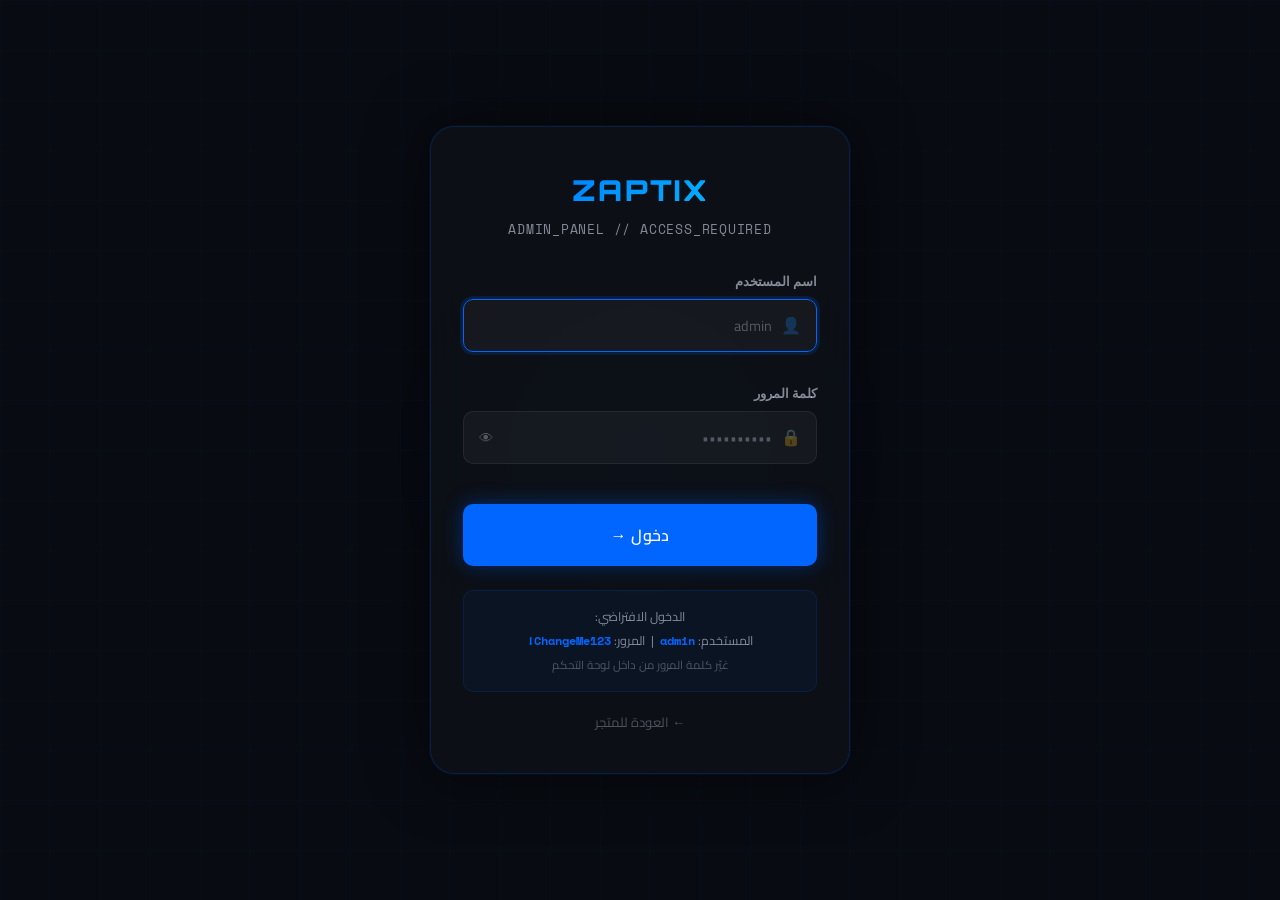
<file: admin.html>
<!DOCTYPE html>
<html lang="ar" dir="rtl">
<head>
<meta charset="UTF-8">
<meta name="viewport" content="width=device-width, initial-scale=1.0">
<title>ZAPTIX — لوحة التحكم</title>
<!-- منع محركات البحث من فهرسة هذه الصفحة -->
<meta name="robots" content="noindex, nofollow">
<link rel="stylesheet" href="styles.css">
<style>
/* ════════════════════════════════════════════
   ADMIN PANEL — STYLES
   ════════════════════════════════════════════ */

/* ── تخطيط لوحة التحكم ── */
.admin-layout {
  display: grid;
  grid-template-columns: 240px 1fr;
  grid-template-rows: 64px 1fr;
  min-height: 100vh;
  grid-template-areas:
    "sidebar header"
    "sidebar main";
}

/* ── الهيدر العلوي ── */
.admin-header {
  grid-area: header;
  background: rgba(13,17,23,0.9);
  backdrop-filter: blur(12px);
  border-bottom: 1px solid var(--border);
  display: flex; align-items: center; justify-content: space-between;
  padding: 0 1.5rem;
  position: sticky; top: 0; z-index: 100;
}
.header-left  { display: flex; align-items: center; gap: 1rem; }
.header-right { display: flex; align-items: center; gap: 0.75rem; }
.admin-greeting {
  font-size: 0.85rem; color: var(--text-muted);
  font-family: var(--font-ui);
}
.admin-greeting strong { color: var(--primary); }
.header-store-link {
  font-size: 0.82rem; color: var(--text-muted);
  display: flex; align-items: center; gap: 0.35rem;
  transition: color 0.2s; padding: 0.4rem 0.8rem;
  border-radius: var(--r-md); border: 1px solid var(--border);
  background: var(--glass);
}
.header-store-link:hover { color: var(--primary); border-color: var(--primary); }
.hamburger {
  display: none; width: 38px; height: 38px;
  border-radius: var(--r-md); background: var(--glass);
  border: 1px solid var(--border); color: var(--text);
  align-items: center; justify-content: center; font-size: 1.1rem;
}

/* ── السايدبار ── */
#sidebar {
  grid-area: sidebar;
  background: rgba(9,13,20,0.97);
  border-left: 1px solid var(--border);
  display: flex; flex-direction: column;
  position: sticky; top: 0; height: 100vh;
  overflow-y: auto;
}
.sidebar-logo {
  padding: 1.25rem 1.5rem;
  border-bottom: 1px solid var(--border);
  font-family: var(--font-display); font-size: 1.2rem; font-weight: 800;
  letter-spacing: 0.06em;
  background: linear-gradient(135deg,#0066FF,#00CFFF);
  -webkit-background-clip: text; -webkit-text-fill-color: transparent;
  background-clip: text;
}
.sidebar-logo span { font-size: 0.65rem; color: var(--text-muted); display: block;
  font-family: var(--font-mono); letter-spacing: 0.1em; -webkit-text-fill-color: var(--text-muted); }
.sidebar-nav { flex: 1; padding: 1rem 0; }
.sidebar-section-label {
  padding: 0.6rem 1.5rem; font-size: 0.62rem; letter-spacing: 0.12em;
  text-transform: uppercase; color: var(--text-subtle); font-family: var(--font-mono);
}
.sidebar-link {
  display: flex; align-items: center; gap: 0.75rem;
  padding: 0.7rem 1.5rem; color: var(--text-muted);
  font-size: 0.88rem; font-family: var(--font-arabic); font-weight: 500;
  cursor: pointer; transition: all 0.2s; border-right: 3px solid transparent;
}
.sidebar-link:hover { color: var(--text); background: rgba(255,255,255,0.03); }
.sidebar-link.active {
  color: var(--primary); background: rgba(0,102,255,0.07);
  border-right-color: var(--primary);
}
.sidebar-link .link-icon { font-size: 1rem; width: 20px; text-align: center; flex-shrink: 0; }
.sidebar-footer {
  padding: 1rem 1.5rem; border-top: 1px solid var(--border);
}

/* ── المحتوى الرئيسي ── */
.admin-main {
  grid-area: main;
  padding: 2rem 1.5rem;
  overflow-y: auto;
}
.tab-panel { animation: tabIn 0.25s ease; }
@keyframes tabIn { from { opacity:0; transform:translateY(6px); } to { opacity:1; transform:none; } }
.panel-header {
  display: flex; align-items: center; justify-content: space-between;
  margin-bottom: 1.5rem; flex-wrap: wrap; gap: 1rem;
}
.panel-title {
  font-family: var(--font-display); font-size: 1.1rem; font-weight: 700;
  letter-spacing: 0.04em;
}

/* ── بطاقات الإحصاء ── */
.stats-grid {
  display: grid; grid-template-columns: repeat(auto-fill, minmax(160px, 1fr));
  gap: 1rem; margin-bottom: 1.5rem;
}
.stat-card {
  background: var(--surface); border: 1px solid var(--border);
  border-radius: var(--r-lg); padding: 1.25rem;
  position: relative; overflow: hidden; transition: all 0.25s;
}
.stat-card:hover { border-color: var(--primary); transform: translateY(-2px); }
.stat-card::before {
  content: ''; position: absolute; top: 0; right: 0;
  width: 60px; height: 60px;
  background: radial-gradient(circle, var(--primary-glow), transparent 70%);
  opacity: 0; transition: opacity 0.3s;
}
.stat-card:hover::before { opacity: 1; }
.stat-icon { font-size: 1.6rem; margin-bottom: 0.6rem; display: block; }
.stat-value {
  font-family: var(--font-display); font-size: 1.6rem; font-weight: 800;
  color: var(--primary); display: block; margin-bottom: 0.2rem;
}
.stat-label { font-size: 0.78rem; color: var(--text-muted); }
.stat-card--warning .stat-value { color: var(--warning); }
.stat-card--danger  .stat-value { color: var(--danger); }
.stat-card--success .stat-value { color: var(--success); }

/* ── جدول المنتجات ── */
.table-controls {
  display: flex; gap: 0.75rem; align-items: center;
  margin-bottom: 1.25rem; flex-wrap: wrap;
}
.search-input {
  background: var(--surface); border: 1px solid var(--border);
  border-radius: var(--r-md); padding: 0.6rem 1rem;
  color: var(--text); font-size: 0.88rem; outline: none;
  transition: border-color 0.2s; min-width: 200px;
  font-family: var(--font-arabic);
}
.search-input:focus { border-color: var(--primary); }
.search-input::placeholder { color: var(--text-subtle); }
.filter-chips { display: flex; gap: 0.4rem; flex-wrap: wrap; }
.chip {
  padding: 0.35rem 0.85rem; border-radius: var(--r-full);
  font-size: 0.72rem; font-weight: 600; cursor: pointer;
  background: var(--surface); border: 1px solid var(--border);
  color: var(--text-muted); font-family: var(--font-ui);
  transition: all 0.2s; letter-spacing: 0.04em;
}
.chip:hover { border-color: var(--primary); color: var(--primary); }
.chip.active { background: var(--primary); border-color: var(--primary); color: #fff; }

.table-wrap {
  background: var(--surface); border: 1px solid var(--border);
  border-radius: var(--r-lg); overflow: hidden; overflow-x: auto;
}
.admin-table {
  width: 100%; border-collapse: collapse; min-width: 750px;
}
.admin-table thead th {
  background: rgba(0,102,255,0.06);
  padding: 0.85rem 1rem; text-align: right;
  font-size: 0.72rem; font-weight: 700; letter-spacing: 0.08em;
  text-transform: uppercase; color: var(--text-muted);
  font-family: var(--font-ui);
  border-bottom: 1px solid var(--border);
}
.admin-table tbody tr {
  border-bottom: 1px solid var(--border);
  transition: background 0.15s;
}
.admin-table tbody tr:last-child { border-bottom: none; }
.admin-table tbody tr:hover { background: rgba(255,255,255,0.02); }
.admin-table td {
  padding: 0.85rem 1rem; font-size: 0.88rem; vertical-align: middle;
}
.td-img   { width: 60px; }
.td-name  { min-width: 200px; }
.td-price { white-space: nowrap; }
.td-stock, .td-flags, .td-rating, .td-toggle, .td-actions { width: 1px; white-space: nowrap; }

.prod-name-cell { display: flex; flex-direction: column; gap: 3px; }
.prod-name { font-weight: 600; color: var(--text); }
.prod-cat  { font-size: 0.72rem; color: var(--text-subtle); font-family: var(--font-ui); }

.price-cur  { font-family: var(--font-display); font-size: 0.95rem; font-weight: 700; color: var(--primary); }
.price-old  { font-size: 0.75rem; color: var(--text-subtle); text-decoration: line-through; margin-right: 0.4rem; }
.price-save { font-size: 0.7rem; color: var(--success); font-family: var(--font-mono); }
.flag       { font-size: 0.9rem; }

/* ── Toggle Switch ── */
.toggle-switch { display: inline-flex; align-items: center; cursor: pointer; }
.toggle-switch input { display: none; }
.toggle-slider {
  width: 38px; height: 20px; border-radius: 10px;
  background: var(--border); position: relative; transition: background 0.25s;
}
.toggle-slider::after {
  content: ''; position: absolute;
  width: 14px; height: 14px; border-radius: 50%;
  background: #fff; top: 3px; right: 3px;
  transition: transform 0.25s;
}
.toggle-switch input:checked + .toggle-slider { background: var(--success); }
.toggle-switch input:checked + .toggle-slider::after { transform: translateX(-18px); }

/* ── نموذج المنتج (Modale) ── */
.product-form-grid {
  display: grid; grid-template-columns: 1fr 1fr;
  gap: 1rem;
}
.product-form-grid .span-2 { grid-column: 1 / -1; }
.img-upload-area {
  border: 2px dashed var(--border2); border-radius: var(--r-lg);
  padding: 1.5rem; text-align: center; cursor: pointer;
  transition: all 0.2s; background: rgba(0,102,255,0.03);
}
.img-upload-area:hover { border-color: var(--primary); background: rgba(0,102,255,0.06); }
.img-preview-wrap { text-align: center; }
#img-preview {
  max-width: 140px; max-height: 140px; border-radius: var(--r-md);
  border: 1px solid var(--border); object-fit: cover; margin: 0 auto 0.6rem;
}
.checkbox-grid {
  display: grid; grid-template-columns: 1fr 1fr; gap: 0.6rem;
}
.checkbox-item {
  display: flex; align-items: center; gap: 0.5rem;
  font-size: 0.85rem; cursor: pointer; padding: 0.4rem;
  border-radius: var(--r-sm); transition: background 0.15s;
}
.checkbox-item:hover { background: rgba(255,255,255,0.04); }
.checkbox-item input { width: 16px; height: 16px; accent-color: var(--primary); }

/* ── الإعدادات ── */
.settings-sections { display: flex; flex-direction: column; gap: 1.5rem; }
.settings-section {
  background: var(--surface); border: 1px solid var(--border);
  border-radius: var(--r-lg); overflow: hidden;
}
.settings-section-head {
  padding: 1rem 1.5rem; background: rgba(0,102,255,0.05);
  border-bottom: 1px solid var(--border);
  display: flex; align-items: center; gap: 0.6rem;
  font-family: var(--font-ui); font-size: 0.85rem; font-weight: 700;
}
.settings-section-body {
  padding: 1.5rem;
  display: grid; grid-template-columns: 1fr 1fr; gap: 1rem;
}
.settings-section-body .span-2 { grid-column: 1/-1; }

.color-input-wrap {
  display: flex; align-items: center; gap: 0.75rem;
}
.color-swatch {
  width: 38px; height: 38px; border-radius: var(--r-md);
  border: 2px solid var(--border); cursor: pointer;
  flex-shrink: 0; overflow: hidden; padding: 0;
}
.color-swatch input[type="color"] {
  width: 100%; height: 100%; border: none; cursor: pointer;
  background: none; padding: 0; margin: 0;
}

/* ── مخطط الفئات ── */
.chart-row {
  display: grid; grid-template-columns: 120px 1fr 40px;
  align-items: center; gap: 0.75rem; margin-bottom: 0.75rem;
}
.chart-label { font-size: 0.82rem; color: var(--text-muted); }
.chart-bar-wrap {
  background: var(--surface2); border-radius: 4px; height: 8px; overflow: hidden;
}
.chart-bar {
  height: 100%; background: linear-gradient(90deg, var(--primary), var(--secondary));
  border-radius: 4px; transition: width 0.8s ease;
}
.chart-count { font-family: var(--font-mono); font-size: 0.8rem; color: var(--primary); text-align: left; }

/* ── تبويب النسخ الاحتياطية ── */
.backup-grid { display: grid; grid-template-columns: 1fr 1fr; gap: 1.25rem; }
.backup-card {
  background: var(--surface); border: 1px solid var(--border);
  border-radius: var(--r-lg); padding: 1.75rem;
  display: flex; flex-direction: column; gap: 1rem;
}
.backup-icon { font-size: 2.5rem; }
.backup-title { font-family: var(--font-ui); font-weight: 700; }
.backup-desc  { font-size: 0.85rem; color: var(--text-muted); line-height: 1.7; }
.import-trigger {
  position: relative; display: inline-flex;
}
.import-trigger input[type="file"] {
  position: absolute; inset: 0; opacity: 0; cursor: pointer; width: 100%;
}

/* ── حالة الصيانة ── */
.maintenance-banner {
  background: rgba(245,158,11,0.1); border: 1px solid rgba(245,158,11,0.3);
  border-radius: var(--r-md); padding: 0.9rem 1.1rem;
  display: flex; align-items: center; gap: 0.75rem;
  font-size: 0.88rem; color: var(--warning);
  margin-bottom: 1.25rem;
}

/* ── موبايل ── */
@media (max-width: 900px) {
  .admin-layout { grid-template-columns: 1fr; grid-template-areas: "header" "main"; }
  #sidebar {
    position: fixed; right: -260px; top: 0; width: 260px; z-index: 500;
    height: 100vh; transition: right 0.3s var(--ease-out);
    box-shadow: -4px 0 30px rgba(0,0,0,0.5);
  }
  #sidebar.open { right: 0; }
  .hamburger { display: flex; }
  .settings-section-body { grid-template-columns: 1fr; }
  .product-form-grid { grid-template-columns: 1fr; }
  .backup-grid { grid-template-columns: 1fr; }
  .stats-grid  { grid-template-columns: repeat(2,1fr); }
}
@media (max-width: 480px) {
  .admin-main { padding: 1.25rem 1rem; }
  .stats-grid { grid-template-columns: 1fr 1fr; }
}
</style>
</head>
<body>

<!-- خلفية الشبكة -->
<div class="grid-bg"></div>

<!-- ═══════════════════════════════════════════════
     تخطيط لوحة التحكم
     ═══════════════════════════════════════════════ -->
<div class="admin-layout">

  <!-- ── السايدبار ── -->
  <aside id="sidebar">
    <div class="sidebar-logo">
      ZAPTIX
      <span>ADMIN PANEL v1.0</span>
    </div>

    <nav class="sidebar-nav">
      <div class="sidebar-section-label">الإدارة</div>

      <div class="sidebar-link active" id="link-products" onclick="switchTab('products')">
        <span class="link-icon">📦</span> المنتجات
      </div>
      <div class="sidebar-link" id="link-settings" onclick="switchTab('settings')">
        <span class="link-icon">⚙️</span> إعدادات المتجر
      </div>

      <div class="sidebar-section-label" style="margin-top:0.75rem">التحليل</div>
      <div class="sidebar-link" id="link-stats" onclick="switchTab('stats')">
        <span class="link-icon">📊</span> الإحصائيات
      </div>

      <div class="sidebar-section-label" style="margin-top:0.75rem">النظام</div>
      <div class="sidebar-link" id="link-backup" onclick="switchTab('backup')">
        <span class="link-icon">💾</span> النسخ الاحتياطية
      </div>
      <div class="sidebar-link" id="link-password" onclick="switchTab('password')">
        <span class="link-icon">🔐</span> كلمة المرور
      </div>
    </nav>

    <div class="sidebar-footer">
      <button class="btn btn-danger btn-full btn-sm" onclick="doLogout()">
        ← تسجيل الخروج
      </button>
      <div style="text-align:center;margin-top:0.6rem;font-size:0.7rem;color:var(--text-subtle);font-family:var(--font-mono)">
        ZAPTIX.ADMIN // v1.0
      </div>
    </div>
  </aside>

  <!-- ── الهيدر ── -->
  <header class="admin-header">
    <div class="header-left">
      <button class="hamburger" onclick="toggleSidebar()">☰</button>
      <span class="admin-greeting">
        مرحباً، <strong id="admin-name">admin</strong>
      </span>
    </div>
    <div class="header-right">
      <a href="index.html" target="_blank" class="header-store-link">
        🔗 عرض المتجر
      </a>
      <button class="btn btn-icon btn-ghost" onclick="doLogout()" title="تسجيل الخروج">
        🚪
      </button>
    </div>
  </header>

  <!-- ══════════════════════════════════════════════
       المحتوى الرئيسي
       ══════════════════════════════════════════════ -->
  <main class="admin-main">

    <!-- ─────────────────────────────────────
         تبويب: المنتجات
         ───────────────────────────────────── -->
    <div id="tab-products" class="tab-panel">
      <div class="panel-header">
        <div>
          <div class="eyebrow">PRODUCTS_MANAGER</div>
          <div class="panel-title">إدارة المنتجات</div>
        </div>
        <button class="btn btn-primary" onclick="openAddModal()">
          ➕ إضافة منتج
        </button>
      </div>

      <!-- أدوات الجدول -->
      <div class="table-controls">
        <input
          type="text" id="search-products"
          class="search-input" placeholder="🔍 ابحث عن منتج..."
          oninput="filterTable()"
        >
        <div class="filter-chips">
          <span class="chip active" onclick="renderProductsTable('all');this.closest('.filter-chips').querySelectorAll('.chip').forEach(c=>c.classList.remove('active'));this.classList.add('active')">الكل</span>
          <span class="chip" onclick="renderProductsTable('modern');this.closest('.filter-chips').querySelectorAll('.chip').forEach(c=>c.classList.remove('active'));this.classList.add('active')">⚡ Modern</span>
          <span class="chip" onclick="renderProductsTable('old');this.closest('.filter-chips').querySelectorAll('.chip').forEach(c=>c.classList.remove('active'));this.classList.add('active')">🕹️ Old Tech</span>
          <span class="chip" onclick="renderProductsTable('low');this.closest('.filter-chips').querySelectorAll('.chip').forEach(c=>c.classList.remove('active'));this.classList.add('active')">⚠️ مخزون منخفض</span>
          <span class="chip" onclick="renderProductsTable('out');this.closest('.filter-chips').querySelectorAll('.chip').forEach(c=>c.classList.remove('active'));this.classList.add('active')">❌ نفد</span>
        </div>
      </div>

      <!-- الجدول -->
      <div class="table-wrap">
        <table class="admin-table">
          <thead>
            <tr>
              <th>الصورة</th>
              <th>المنتج</th>
              <th>السعر</th>
              <th>المخزون</th>
              <th>التميّز</th>
              <th>التقييم</th>
              <th>الحالة</th>
              <th>إجراءات</th>
            </tr>
          </thead>
          <tbody id="products-table-body">
            <!-- يُملأ بواسطة admin.js -->
          </tbody>
        </table>
      </div>
    </div>

    <!-- ─────────────────────────────────────
         تبويب: الإعدادات
         ───────────────────────────────────── -->
    <div id="tab-settings" class="tab-panel hidden">
      <div class="panel-header">
        <div>
          <div class="eyebrow">STORE_SETTINGS</div>
          <div class="panel-title">إعدادات المتجر</div>
        </div>
        <button class="btn btn-primary" onclick="saveSettings()">💾 حفظ الإعدادات</button>
      </div>

      <div class="settings-sections">

        <!-- معلومات المتجر -->
        <div class="settings-section">
          <div class="settings-section-head">🏪 معلومات المتجر الأساسية</div>
          <div class="settings-section-body">
            <div class="form-group">
              <label class="form-label">اسم المتجر</label>
              <input id="s-store-name" class="form-input" placeholder="ZAPTIX">
            </div>
            <div class="form-group">
              <label class="form-label">الشعار التوضيحي (Tagline)</label>
              <input id="s-tagline" class="form-input" placeholder="المستقبل في إيدك">
            </div>
            <div class="form-group">
              <label class="form-label">العنوان الرئيسي للهيرو</label>
              <input id="s-hero-headline" class="form-input">
            </div>
            <div class="form-group">
              <label class="form-label">النص الثانوي للهيرو</label>
              <input id="s-hero-sub" class="form-input">
            </div>
            <div class="form-group span-2">
              <label class="form-label">عنوان العرض الخاص</label>
              <input id="s-offer-title" class="form-input">
            </div>
          </div>
        </div>

        <!-- التواصل -->
        <div class="settings-section">
          <div class="settings-section-head">📞 معلومات التواصل</div>
          <div class="settings-section-body">
            <div class="form-group">
              <label class="form-label">رقم واتساب (مع كود الدولة، بدون +)</label>
              <input id="s-whatsapp" class="form-input" placeholder="201000000000" dir="ltr">
            </div>
            <div class="form-group">
              <label class="form-label">رسالة واتساب الافتراضية</label>
              <input id="s-wa-msg" class="form-input">
            </div>
            <div class="form-group">
              <label class="form-label">الإيميل</label>
              <input id="s-email" class="form-input" type="email" placeholder="support@zaptix.eg" dir="ltr">
            </div>
            <div class="form-group">
              <label class="form-label">رقم التليفون</label>
              <input id="s-phone" class="form-input" placeholder="+20 100 000 0000">
            </div>
          </div>
        </div>

        <!-- السوشيال ميديا -->
        <div class="settings-section">
          <div class="settings-section-head">📱 روابط السوشيال ميديا</div>
          <div class="settings-section-body">
            <div class="form-group">
              <label class="form-label">فيسبوك (URL كامل)</label>
              <input id="s-facebook" class="form-input" dir="ltr" placeholder="https://facebook.com/zaptix">
            </div>
            <div class="form-group">
              <label class="form-label">إنستاجرام (URL كامل)</label>
              <input id="s-instagram" class="form-input" dir="ltr" placeholder="https://instagram.com/zaptix">
            </div>
            <div class="form-group">
              <label class="form-label">تيك توك (URL كامل)</label>
              <input id="s-tiktok" class="form-input" dir="ltr" placeholder="https://tiktok.com/@zaptix">
            </div>
          </div>
        </div>

        <!-- الألوان -->
        <div class="settings-section">
          <div class="settings-section-head">🎨 هوية الألوان</div>
          <div class="settings-section-body">
            <div class="form-group">
              <label class="form-label">اللون الرئيسي (Primary)</label>
              <div class="color-input-wrap">
                <label class="color-swatch">
                  <input type="color" id="s-primary-color" value="#0066FF"
                    oninput="document.documentElement.style.setProperty('--primary',this.value)">
                </label>
                <input class="form-input" value="#0066FF" id="s-primary-color-text"
                  oninput="document.getElementById('s-primary-color').value=this.value;document.documentElement.style.setProperty('--primary',this.value)"
                  placeholder="#0066FF" dir="ltr" style="flex:1">
              </div>
            </div>
            <div class="form-group">
              <label class="form-label">اللون الثانوي (Accent)</label>
              <div class="color-input-wrap">
                <label class="color-swatch">
                  <input type="color" id="s-accent-color" value="#00CFFF">
                </label>
                <input class="form-input" value="#00CFFF"
                  oninput="document.getElementById('s-accent-color').value=this.value"
                  placeholder="#00CFFF" dir="ltr" style="flex:1">
              </div>
            </div>
          </div>
        </div>

        <!-- الشحن -->
        <div class="settings-section">
          <div class="settings-section-head">🚚 إعدادات الشحن</div>
          <div class="settings-section-body">
            <div class="form-group">
              <label class="form-label">حد الشحن المجاني (ج.م)</label>
              <input id="s-free-ship" class="form-input" type="number" placeholder="500">
            </div>
            <div class="form-group">
              <label class="form-label">تكلفة الشحن العادي (ج.م)</label>
              <input id="s-ship-cost" class="form-input" type="number" placeholder="60">
            </div>
            <div class="form-group">
              <label class="form-label">رمز العملة</label>
              <input id="s-currency" class="form-input" placeholder="ج.م">
            </div>
          </div>
        </div>

        <div style="display:flex;justify-content:flex-end">
          <button class="btn btn-primary btn-lg" onclick="saveSettings()">💾 حفظ كل الإعدادات</button>
        </div>

      </div>
    </div>

    <!-- ─────────────────────────────────────
         تبويب: الإحصائيات
         ───────────────────────────────────── -->
    <div id="tab-stats" class="tab-panel hidden">
      <div class="panel-header">
        <div>
          <div class="eyebrow">ANALYTICS</div>
          <div class="panel-title">الإحصائيات والتحليل</div>
        </div>
        <button class="btn btn-ghost" onclick="loadStats()">🔄 تحديث</button>
      </div>

      <!-- بطاقات الأرقام -->
      <div class="stats-grid">
        <div class="stat-card">
          <span class="stat-icon">📦</span>
          <span class="stat-value" id="stat-total">0</span>
          <span class="stat-label">إجمالي المنتجات</span>
        </div>
        <div class="stat-card stat-card--success">
          <span class="stat-icon">✅</span>
          <span class="stat-value" id="stat-enabled">0</span>
          <span class="stat-label">منتجات مفعّلة</span>
        </div>
        <div class="stat-card stat-card--warning">
          <span class="stat-icon">⚠️</span>
          <span class="stat-value" id="stat-low">0</span>
          <span class="stat-label">مخزون منخفض</span>
        </div>
        <div class="stat-card stat-card--danger">
          <span class="stat-icon">❌</span>
          <span class="stat-value" id="stat-out">0</span>
          <span class="stat-label">نفد من المخزون</span>
        </div>
        <div class="stat-card stat-card--danger">
          <span class="stat-icon">🚫</span>
          <span class="stat-value" id="stat-disabled">0</span>
          <span class="stat-label">منتجات معطّلة</span>
        </div>
        <div class="stat-card">
          <span class="stat-icon">💰</span>
          <span class="stat-value" id="stat-value" style="font-size:1.1rem">0 ج.م</span>
          <span class="stat-label">قيمة المخزون الكلية</span>
        </div>
      </div>

      <!-- آخر تعديل -->
      <div style="background:var(--surface);border:1px solid var(--border);border-radius:var(--r-lg);padding:1.25rem;margin-bottom:1.5rem">
        <div class="eyebrow" style="margin-bottom:0.5rem">آخر تعديل</div>
        <div id="stat-last" style="font-size:0.9rem;color:var(--text-muted)">—</div>
      </div>

      <!-- مخطط الفئات -->
      <div style="background:var(--surface);border:1px solid var(--border);border-radius:var(--r-lg);padding:1.5rem">
        <div class="eyebrow" style="margin-bottom:1rem">توزيع الفئات</div>
        <div id="cat-chart"></div>
      </div>
    </div>

    <!-- ─────────────────────────────────────
         تبويب: النسخ الاحتياطية
         ───────────────────────────────────── -->
    <div id="tab-backup" class="tab-panel hidden">
      <div class="panel-header">
        <div>
          <div class="eyebrow">DATA_BACKUP</div>
          <div class="panel-title">النسخ الاحتياطية</div>
        </div>
      </div>

      <div style="background:rgba(245,158,11,0.08);border:1px solid rgba(245,158,11,0.25);border-radius:var(--r-md);padding:1rem 1.25rem;margin-bottom:1.5rem;font-size:0.88rem;color:var(--warning);display:flex;gap:0.6rem;align-items:flex-start">
        <span>⚠️</span>
        <span>يُنصح بعمل نسخة احتياطية قبل أي تعديلات كبيرة. البيانات محفوظة في المتصفح، ولو مسحت بيانات المتصفح هترجع للافتراضي.</span>
      </div>

      <div class="backup-grid">
        <!-- تصدير -->
        <div class="backup-card">
          <div class="backup-icon">📤</div>
          <div class="backup-title">تصدير النسخة الاحتياطية</div>
          <div class="backup-desc">
            تصدير كل المنتجات والإعدادات كملف JSON. احفظ الملف في مكان آمن.
          </div>
          <div>
            <div class="eyebrow">المحتويات</div>
            <div style="font-size:0.82rem;color:var(--text-muted);margin-top:0.4rem;line-height:1.9">
              📦 المنتجات: <strong id="backup-products-count">—</strong><br>
              ⚙️ الإعدادات: <strong id="backup-settings-count">—</strong><br>
              🕒 <span id="backup-date">—</span>
            </div>
          </div>
          <button class="btn btn-primary" onclick="doExport()">📥 تحميل الملف</button>
        </div>

        <!-- استيراد -->
        <div class="backup-card">
          <div class="backup-icon">📥</div>
          <div class="backup-title">استيراد نسخة احتياطية</div>
          <div class="backup-desc">
            استيراد ملف JSON سبق تصديره. سيتم استبدال كل البيانات الحالية بالبيانات المستوردة.
          </div>
          <div class="import-trigger">
            <button class="btn btn-secondary">📂 اختر الملف...</button>
            <input type="file" accept=".json" onchange="doImport(this)">
          </div>
        </div>

        <!-- إعادة الضبط -->
        <div class="backup-card" style="border-color:rgba(239,68,68,0.25)">
          <div class="backup-icon">🔄</div>
          <div class="backup-title">إعادة الضبط للافتراضي</div>
          <div class="backup-desc">
            حذف كل البيانات والإعدادات والرجوع للبيانات الافتراضية. لا يمكن التراجع.
          </div>
          <button class="btn btn-danger" onclick="resetToDefaults()">⚠️ إعادة الضبط</button>
        </div>

        <!-- تعليمات -->
        <div class="backup-card" style="background:rgba(0,102,255,0.04);border-color:rgba(0,102,255,0.2)">
          <div class="backup-icon">💡</div>
          <div class="backup-title">نصيحة مهمة</div>
          <div class="backup-desc">
            بيانات المتجر محفوظة في متصفحك (localStorage).<br><br>
            لو بدلت جهاز أو متصفح، استخدم التصدير والاستيراد لنقل بياناتك.<br><br>
            صدّر نسخة احتياطية على الأقل مرة في الأسبوع.
          </div>
        </div>
      </div>
    </div>

    <!-- ─────────────────────────────────────
         تبويب: كلمة المرور
         ───────────────────────────────────── -->
    <div id="tab-password" class="tab-panel hidden">
      <div class="panel-header">
        <div>
          <div class="eyebrow">SECURITY</div>
          <div class="panel-title">تغيير كلمة المرور</div>
        </div>
      </div>

      <div style="max-width:460px">
        <div style="background:var(--surface);border:1px solid var(--border);border-radius:var(--r-lg);padding:2rem">
          <div style="display:flex;flex-direction:column;gap:1rem;margin-bottom:1.5rem">
            <div class="form-group">
              <label class="form-label">كلمة المرور الحالية</label>
              <input type="password" id="s-cur-pass" class="form-input" autocomplete="current-password">
            </div>
            <div class="form-group">
              <label class="form-label">كلمة المرور الجديدة (8 أحرف على الأقل)</label>
              <input type="password" id="s-new-pass" class="form-input" autocomplete="new-password">
            </div>
            <div class="form-group">
              <label class="form-label">تأكيد كلمة المرور الجديدة</label>
              <input type="password" id="s-conf-pass" class="form-input" autocomplete="new-password">
            </div>
          </div>
          <button class="btn btn-primary btn-full" onclick="changePassword()">🔒 تغيير كلمة المرور</button>
        </div>

        <div style="margin-top:1rem;background:rgba(0,102,255,0.06);border:1px solid rgba(0,102,255,0.2);border-radius:var(--r-md);padding:1rem;font-size:0.82rem;color:var(--text-muted);line-height:1.8">
          💡 <strong style="color:var(--primary)">تلميح:</strong>
          استخدم كلمة مرور قوية تحتوي على حروف وأرقام ورموز.
          مثال: <span style="font-family:var(--font-mono);color:var(--primary)">MyStore@2024!</span>
        </div>
      </div>
    </div>

  </main><!-- end admin-main -->
</div><!-- end admin-layout -->

<!-- ═══════════════════════════════════════════════
     MODALS
     ═══════════════════════════════════════════════ -->

<!-- موديل: إضافة / تعديل منتج -->
<div class="modal-overlay" id="modal-product">
  <div class="modal-box" onclick="event.stopPropagation()">
    <div class="modal-head">
      <span class="modal-title" id="modal-product-title">إضافة منتج</span>
      <button class="modal-close" onclick="closeModal('modal-product')">✕</button>
    </div>
    <div class="modal-body">
      <div class="product-form-grid">

        <!-- الاسم الكامل -->
        <div class="form-group span-2">
          <label class="form-label">الاسم الكامل للمنتج *</label>
          <input id="f-name" class="form-input" placeholder="مثال: AirPods Pro 2 — High Copy Premium">
        </div>

        <!-- الاسم المختصر -->
        <div class="form-group">
          <label class="form-label">الاسم المختصر (للبطاقة)</label>
          <input id="f-name-short" class="form-input" placeholder="AirPods Pro 2">
        </div>

        <!-- الفئة -->
        <div class="form-group">
          <label class="form-label">الفئة *</label>
          <select id="f-category" class="form-input">
            <option value="modern-tech">⚡ Modern Tech</option>
            <option value="old-tech">🕹️ Old Tech Collection</option>
          </select>
        </div>

        <!-- السعر الحالي -->
        <div class="form-group">
          <label class="form-label">السعر الحالي (ج.م) *</label>
          <input id="f-price" class="form-input" type="number" placeholder="1299">
        </div>

        <!-- السعر القديم -->
        <div class="form-group">
          <label class="form-label">السعر القديم (قبل الخصم)</label>
          <input id="f-old-price" class="form-input" type="number" placeholder="1799">
        </div>

        <!-- المخزون -->
        <div class="form-group">
          <label class="form-label">الكمية في المخزون</label>
          <input id="f-stock" class="form-input" type="number" placeholder="15">
        </div>

        <!-- الإيموجي -->
        <div class="form-group">
          <label class="form-label">إيموجي المنتج (إذا لا توجد صورة)</label>
          <input id="f-emoji" class="form-input" placeholder="🎧" style="font-size:1.4rem;text-align:center">
        </div>

        <!-- الشارة -->
        <div class="form-group">
          <label class="form-label">نص الشارة (Badge)</label>
          <input id="f-badge" class="form-input" placeholder="الأكثر مبيعاً">
        </div>

        <!-- لون الشارة -->
        <div class="form-group">
          <label class="form-label">لون الشارة</label>
          <select id="f-badge-color" class="form-input">
            <option value="">— بدون لون —</option>
            <option value="blue">🔵 أزرق</option>
            <option value="orange">🟠 برتقالي</option>
            <option value="green">🟢 أخضر</option>
            <option value="purple">🟣 بنفسجي</option>
            <option value="neon">🌟 نيون</option>
            <option value="red">🔴 أحمر</option>
          </select>
        </div>

        <!-- التقييم -->
        <div class="form-group">
          <label class="form-label">التقييم (من 5)</label>
          <input id="f-rating" class="form-input" type="number" min="1" max="5" step="0.1" placeholder="4.9">
        </div>

        <!-- عدد التقييمات -->
        <div class="form-group">
          <label class="form-label">عدد التقييمات</label>
          <input id="f-reviews" class="form-input" type="number" placeholder="0">
        </div>

        <!-- الوصف -->
        <div class="form-group span-2">
          <label class="form-label">وصف المنتج</label>
          <textarea id="f-desc" class="form-input" placeholder="وصف مختصر يظهر في بطاقة المنتج وفي الموديل..."></textarea>
        </div>

        <!-- المميزات -->
        <div class="form-group span-2">
          <label class="form-label">مميزات المنتج (كل ميزة في سطر)</label>
          <textarea id="f-features" class="form-input" rows="4" placeholder="نويز كانسيلينج نشط&#10;بطارية 30 ساعة&#10;مقاومة ماء IPX4"></textarea>
        </div>

        <!-- رفع الصورة -->
        <div class="form-group span-2">
          <label class="form-label">صورة المنتج (PNG/JPG — حد أقصى 2MB)</label>

          <!-- معاينة الصورة الحالية -->
          <div class="img-preview-wrap hidden" id="preview-wrap" style="margin-bottom:0.75rem">
            <img id="img-preview" class="hidden" alt="معاينة">
            <button class="btn btn-danger btn-sm" onclick="removeImage()" style="margin-top:0.5rem">🗑 حذف الصورة</button>
          </div>

          <div class="img-upload-area" onclick="document.getElementById('f-image').click()">
            <span style="font-size:2rem;display:block;margin-bottom:0.5rem">📷</span>
            <div style="font-size:0.85rem;color:var(--text-muted)">اضغط لرفع صورة</div>
            <div style="font-size:0.72rem;color:var(--text-subtle);margin-top:0.25rem">PNG, JPG, WEBP — حد أقصى 2MB</div>
            <input type="file" id="f-image" accept="image/*" style="display:none" onchange="handleImageUpload(this);document.getElementById('preview-wrap').classList.remove('hidden');document.getElementById('img-preview').classList.remove('hidden')">
          </div>
        </div>

        <!-- الخصائص (Checkboxes) -->
        <div class="form-group span-2">
          <label class="form-label">خصائص المنتج</label>
          <div class="checkbox-grid">
            <label class="checkbox-item">
              <input type="checkbox" id="f-featured"> ⭐ منتج مميز (Featured)
            </label>
            <label class="checkbox-item">
              <input type="checkbox" id="f-bestseller"> 🔥 الأكثر مبيعاً
            </label>
            <label class="checkbox-item">
              <input type="checkbox" id="f-new"> ✨ منتج جديد
            </label>
            <label class="checkbox-item">
              <input type="checkbox" id="f-limited"> 💎 إصدار محدود
            </label>
            <label class="checkbox-item">
              <input type="checkbox" id="f-enabled" checked> ✅ مفعّل (يظهر في المتجر)
            </label>
          </div>
        </div>

      </div><!-- end product-form-grid -->
    </div><!-- end modal-body -->
    <div class="modal-foot">
      <button class="btn btn-ghost" onclick="closeModal('modal-product')">إلغاء</button>
      <button class="btn btn-primary" onclick="saveProductForm()">
        <span id="modal-save-btn-text">حفظ</span>
      </button>
    </div>
  </div>
</div>

<!-- موديل: تأكيد الحذف -->
<div class="modal-overlay" id="modal-confirm-delete">
  <div class="modal-box modal-box--sm" onclick="event.stopPropagation()">
    <div class="modal-head">
      <span class="modal-title">⚠️ تأكيد الحذف</span>
      <button class="modal-close" onclick="closeModal('modal-confirm-delete')">✕</button>
    </div>
    <div class="modal-body">
      <div style="text-align:center;padding:1rem 0">
        <span style="font-size:3rem;display:block;margin-bottom:1rem">🗑</span>
        <p style="font-size:0.95rem;margin-bottom:0.5rem">هيتم حذف المنتج:</p>
        <p style="font-weight:700;color:var(--danger);margin-bottom:1rem" id="delete-product-name">—</p>
        <p style="font-size:0.85rem;color:var(--text-muted)">لا يمكن التراجع عن هذا الإجراء.</p>
      </div>
    </div>
    <div class="modal-foot">
      <button class="btn btn-ghost" onclick="closeModal('modal-confirm-delete')">إلغاء</button>
      <button class="btn btn-danger" onclick="doDelete()">🗑 نعم، احذف</button>
    </div>
  </div>
</div>

<!-- إشعارات -->
<div id="toast-wrap"></div>

<!-- ═══════════════════════════════════════════════
     SCRIPTS
     ═══════════════════════════════════════════════ -->
<!-- products.js أول — فيه getProducts / saveProducts إلخ -->
<script src="products.js"></script>
<!-- admin.js تاني — فيه منطق لوحة التحكم -->
<script src="admin.js"></script>

</body>
</html>
</file>
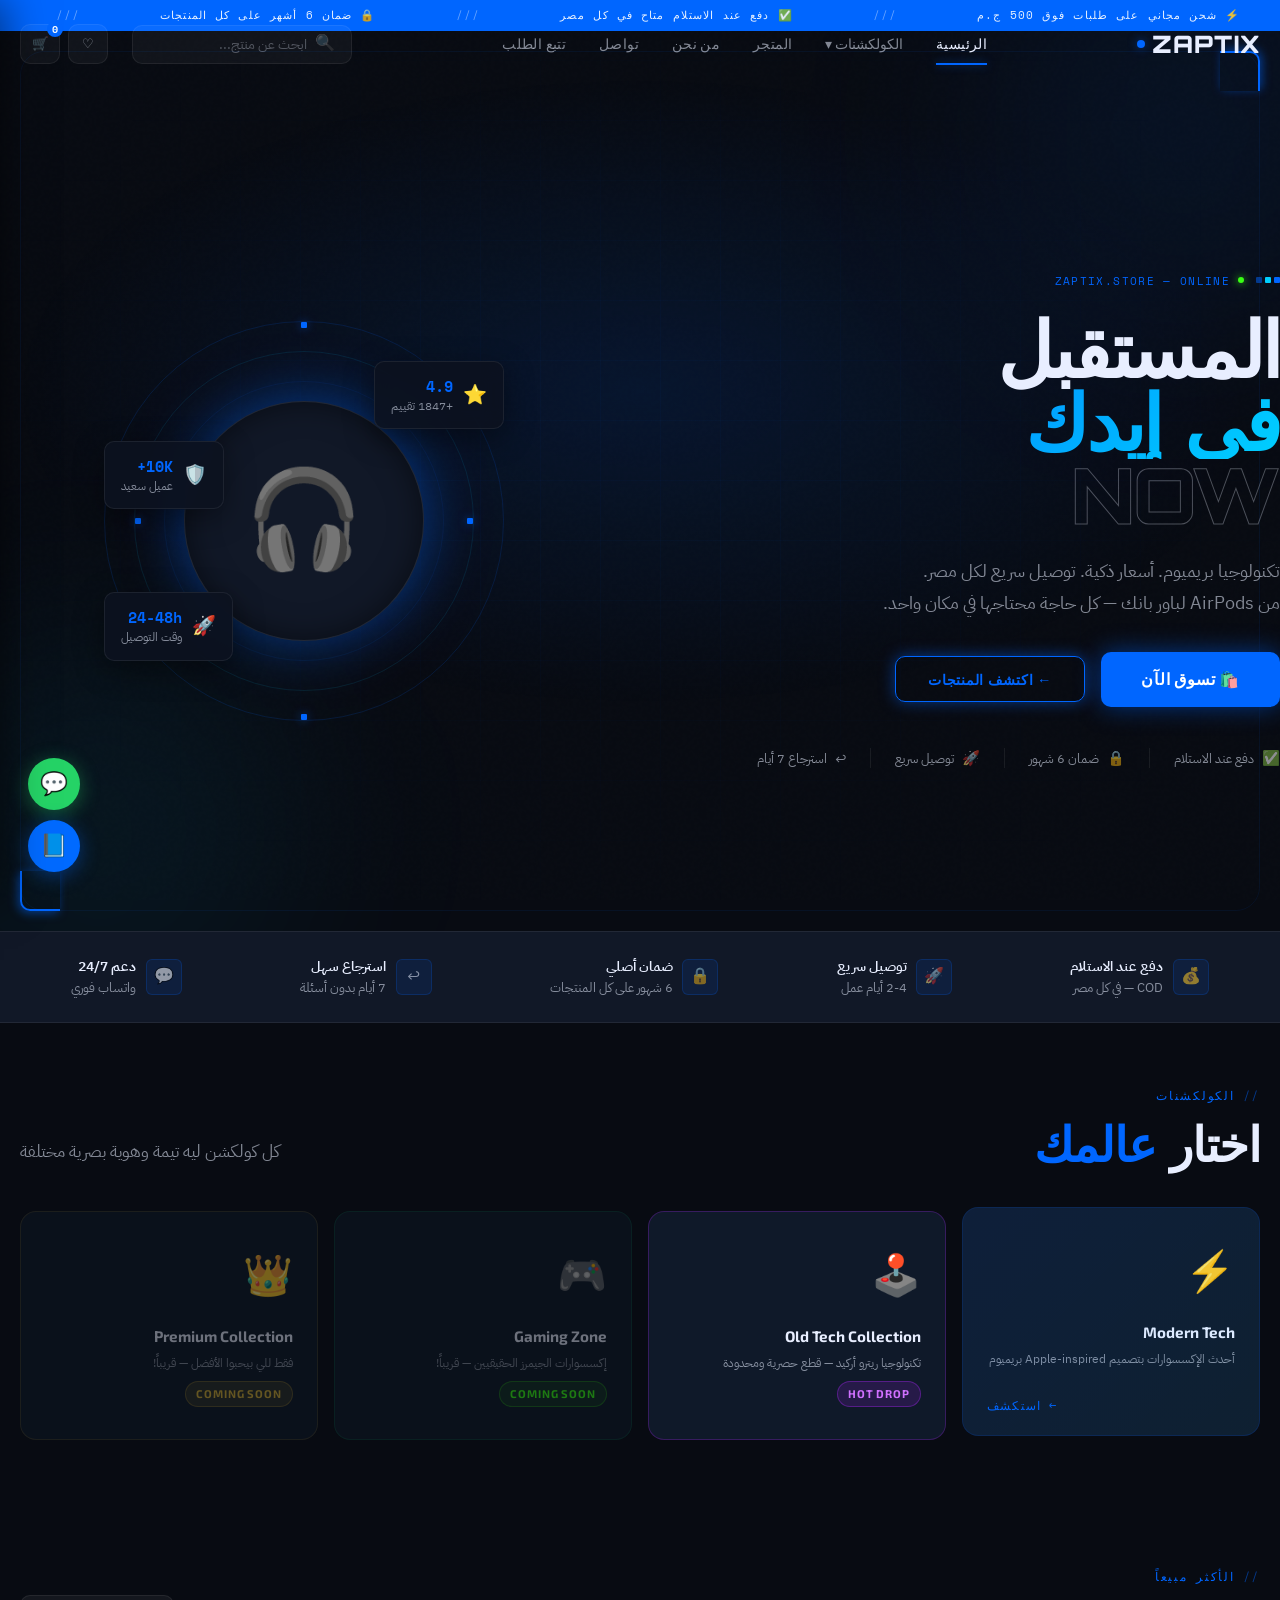
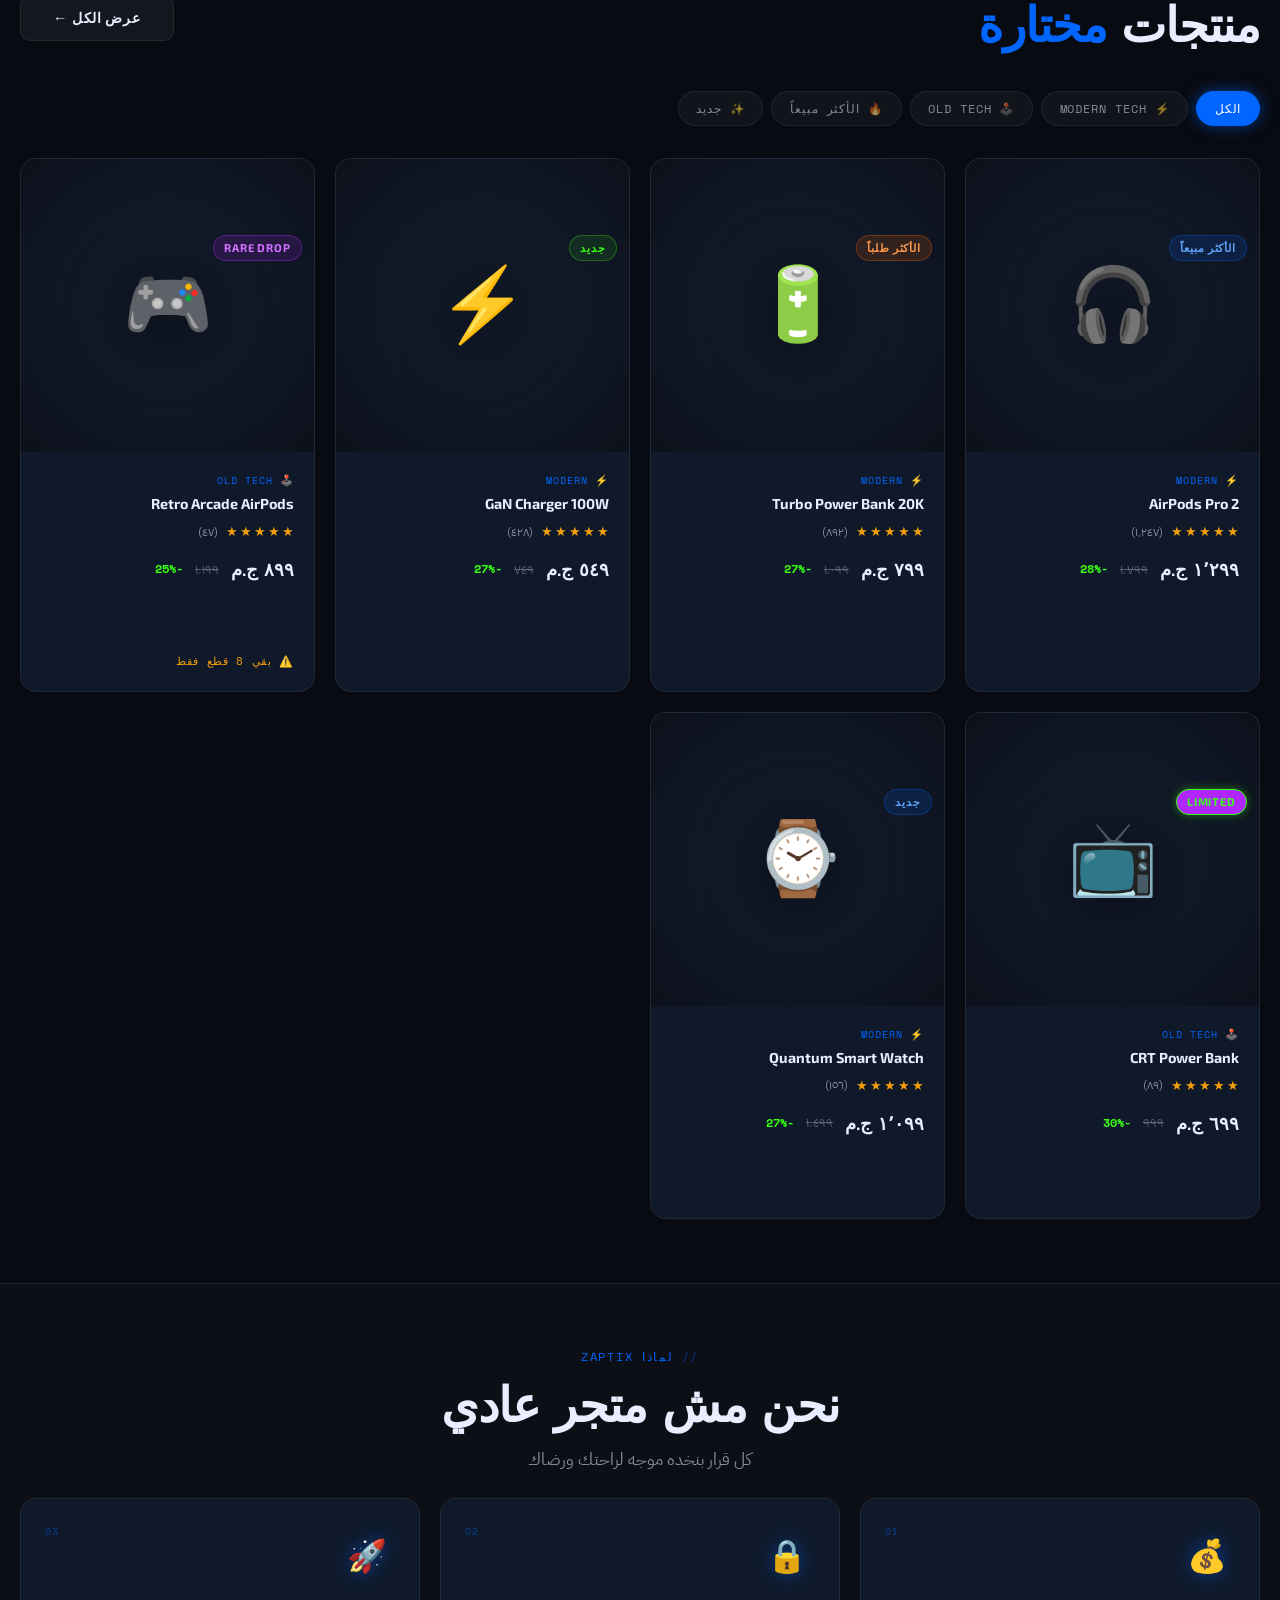
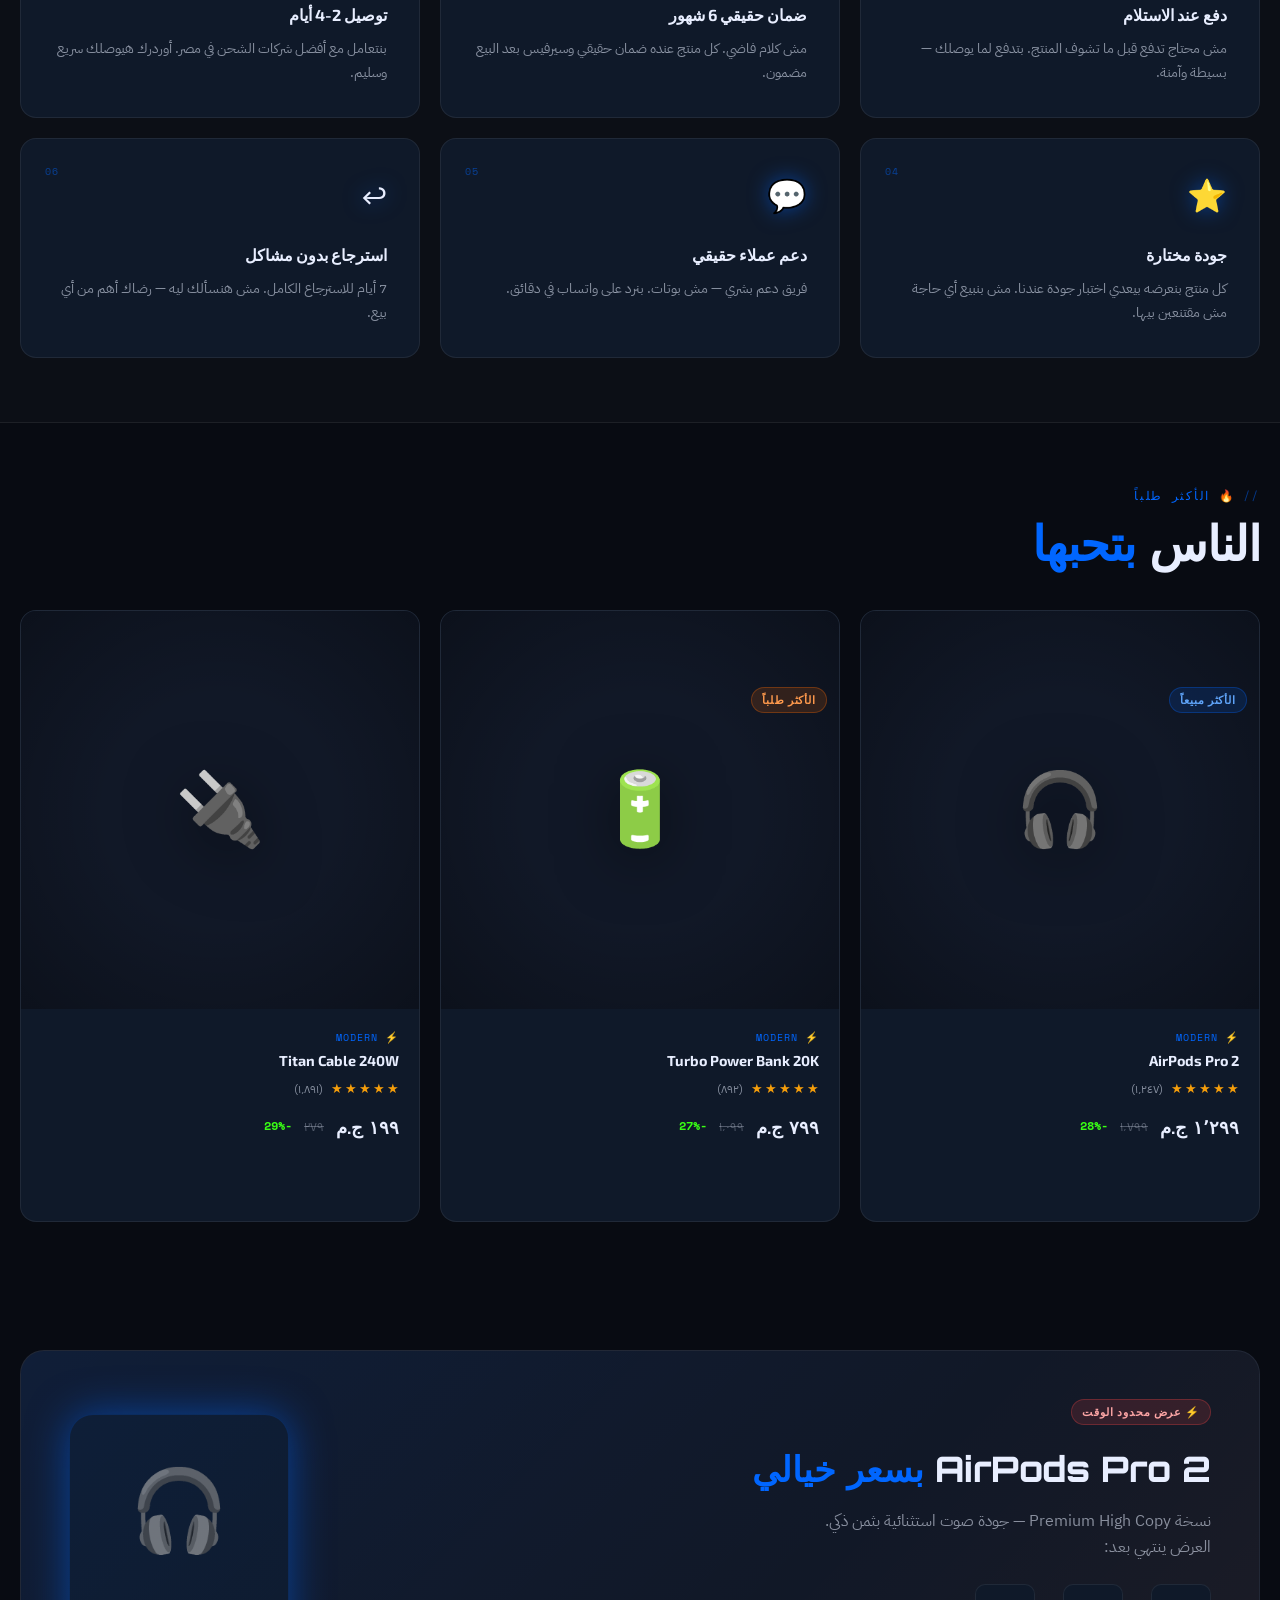
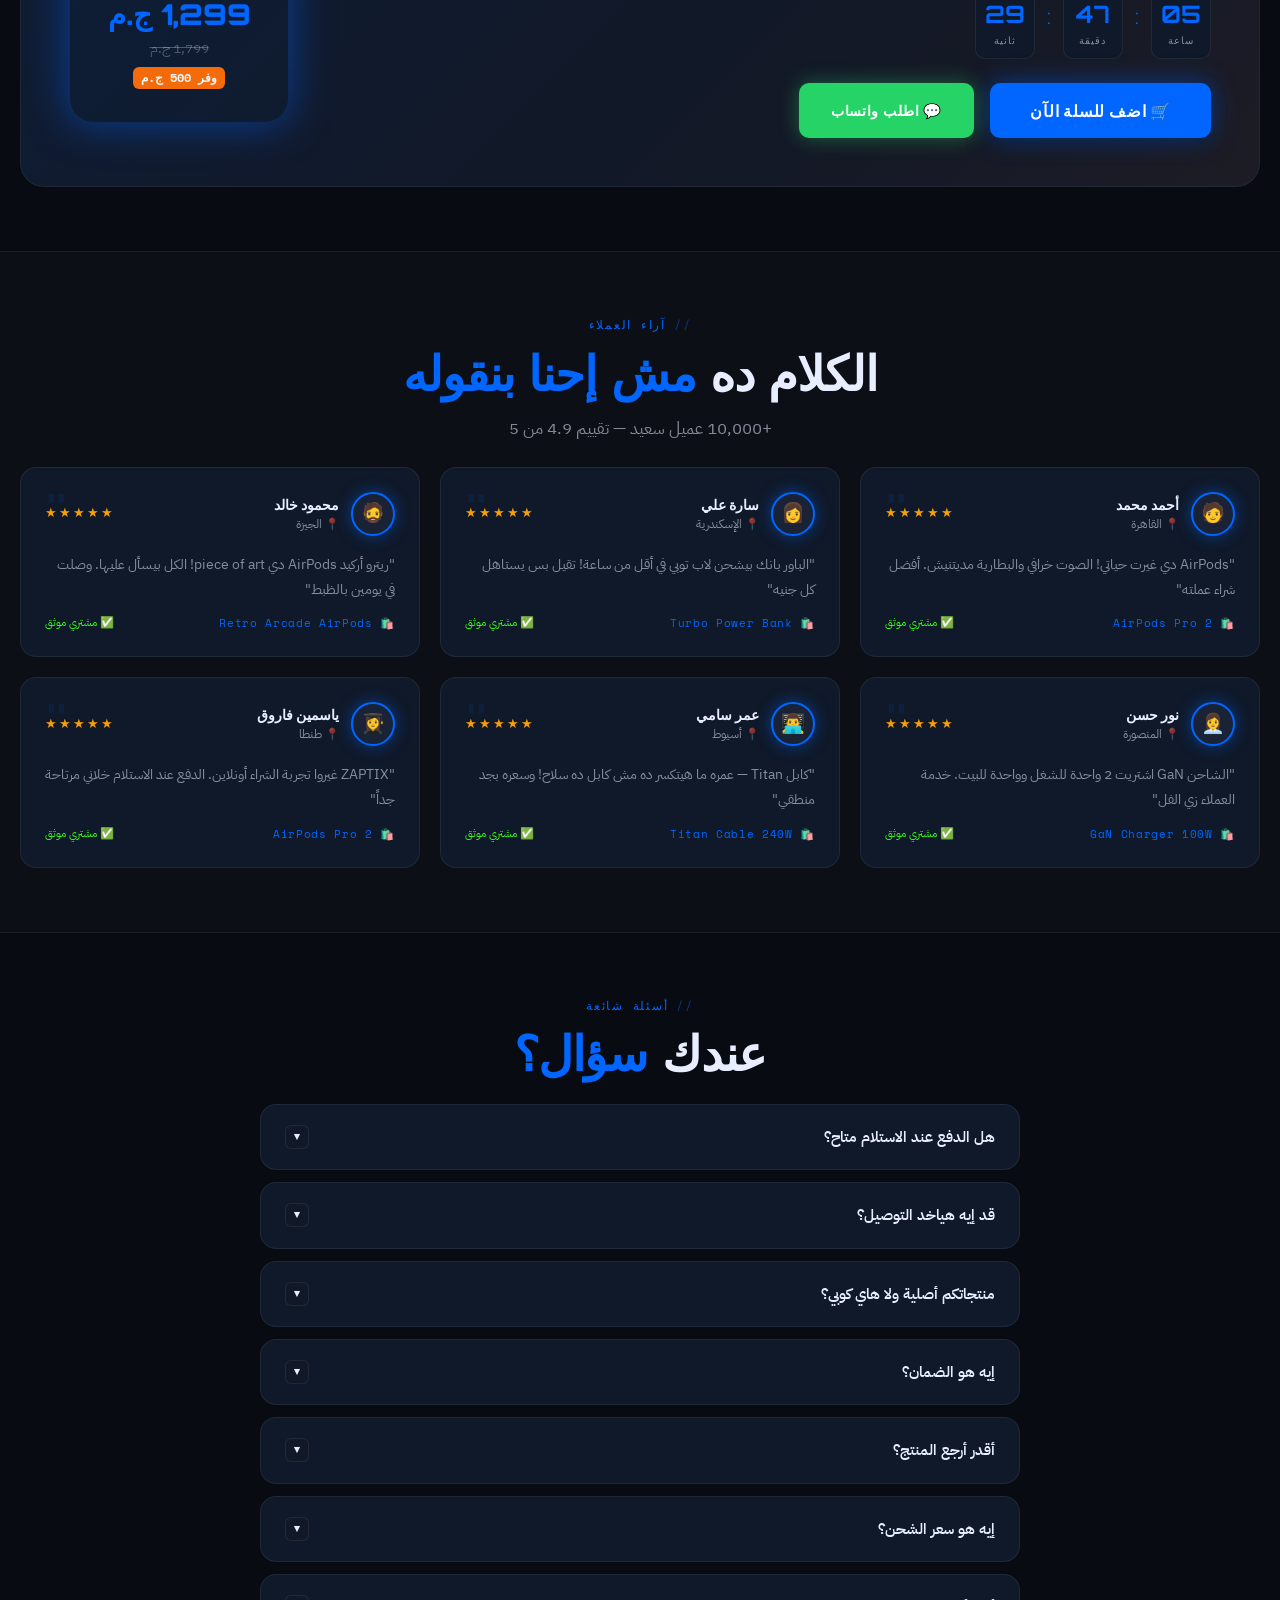
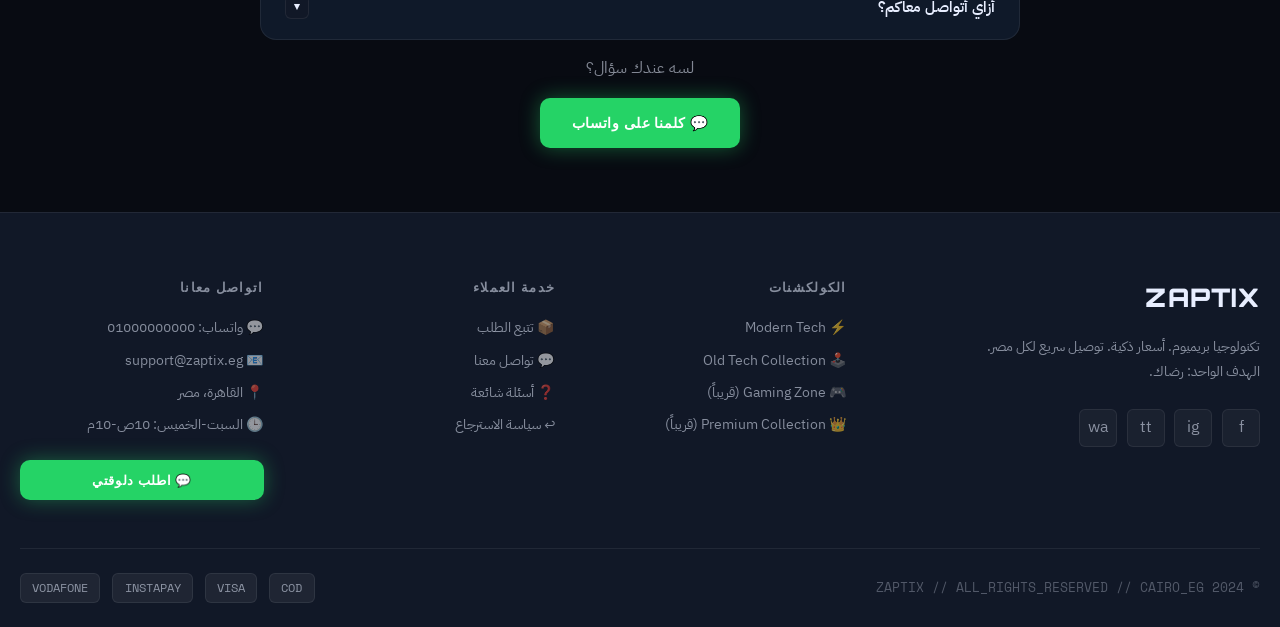
<file: index (1).html>
<!DOCTYPE html>
<html lang="ar" dir="rtl">
<head>
<meta charset="UTF-8">
<meta name="viewport" content="width=device-width, initial-scale=1.0, maximum-scale=1.0">
<meta name="theme-color" content="#080B12">
<title>ZAPTIX | تكنولوجيا بريميوم — المستقبل في إيدك</title>
<meta name="description" content="ZAPTIX — إكسسوارات تكنولوجيا بريميوم بأسعار ذكية. AirPods، باور بانك، شواحن سريعة. توصيل سريع لكل مصر. دفع عند الاستلام.">
<meta name="keywords" content="ZAPTIX, إكسسوارات تكنولوجيا, AirPods, باور بانك, شواحن سريعة, مصر">
<meta property="og:title" content="ZAPTIX | Premium Tech Store">
<meta property="og:description" content="إكسسوارات تكنولوجيا بريميوم. أسعار ذكية. توصيل سريع.">
<meta property="og:image" content="/assets/images/og-image.jpg">
<meta property="og:type" content="website">
<link rel="preconnect" href="https://fonts.googleapis.com">
<link rel="preconnect" href="https://fonts.gstatic.com" crossorigin>
<link href="https://fonts.googleapis.com/css2?family=Space+Mono:ital,wght@0,400;0,700;1,400&family=IBM+Plex+Sans+Arabic:wght@300;400;500;600;700&family=Orbitron:wght@400;500;600;700;800;900&family=Exo+2:ital,wght@0,300;0,400;0,500;0,600;0,700;0,800;0,900;1,700&display=swap" rel="stylesheet">
<style>
/* ============================================================
   ZAPTIX — PREMIUM ARCADE TECH DESIGN SYSTEM
   ============================================================ */

/* ── CSS VARIABLES (Dynamic via JS for category themes) ── */
:root {
  /* Core Brand */
  --z-primary: #0066FF;
  --z-primary-dark: #0047CC;
  --z-primary-glow: rgba(0, 102, 255, 0.4);
  --z-secondary: #00CFFF;
  --z-accent: #FF6B00;
  --z-neon-green: #39FF14;
  --z-neon-purple: #B026FF;

  /* Backgrounds */
  --z-bg: #080B12;
  --z-bg-2: #0D1220;
  --z-surface: #111827;
  --z-surface-2: #1a2235;
  --z-card: #0F1929;

  /* Borders */
  --z-border: rgba(255,255,255,0.07);
  --z-border-accent: rgba(0, 102, 255, 0.3);

  /* Text */
  --z-text: #E8EEFF;
  --z-text-muted: rgba(232, 238, 255, 0.55);
  --z-text-subtle: rgba(232, 238, 255, 0.3);

  /* Category Theme (overridden by JS) */
  --cat-primary: #0066FF;
  --cat-secondary: #00CFFF;
  --cat-accent: #FF6B00;
  --cat-glow: rgba(0, 102, 255, 0.5);
  --cat-bg: #080B12;
  --cat-surface: #0D1220;
  --cat-border: rgba(0, 102, 255, 0.2);
  --cat-text-accent: #60A5FA;
  --cat-gradient: linear-gradient(135deg, #0066FF, #00CFFF);

  /* Spacing */
  --gap-xs: 0.5rem;
  --gap-sm: 1rem;
  --gap-md: 1.5rem;
  --gap-lg: 2.5rem;
  --gap-xl: 4rem;
  --gap-2xl: 6rem;

  /* Typography */
  --font-display: 'Orbitron', sans-serif;
  --font-ui: 'Exo 2', sans-serif;
  --font-arabic: 'IBM Plex Sans Arabic', sans-serif;
  --font-mono: 'Space Mono', monospace;

  /* Radius */
  --r-sm: 6px;
  --r-md: 10px;
  --r-lg: 16px;
  --r-xl: 24px;
  --r-full: 9999px;

  /* Transitions */
  --ease: cubic-bezier(0.25, 0.46, 0.45, 0.94);
  --ease-out: cubic-bezier(0.16, 1, 0.3, 1);
  --ease-spring: cubic-bezier(0.34, 1.56, 0.64, 1);
}

/* ── RESET & BASE ── */
*, *::before, *::after { box-sizing: border-box; margin: 0; padding: 0; }
html { scroll-behavior: smooth; font-size: 16px; -webkit-text-size-adjust: 100%; }
body {
  background: var(--z-bg);
  color: var(--z-text);
  font-family: var(--font-arabic);
  line-height: 1.6;
  overflow-x: hidden;
  min-height: 100vh;
}
body.old-tech-active {
  --z-bg: #05000F;
  --z-bg-2: #0A0020;
  --z-surface: #0F0028;
  --z-card: #120030;
  --z-border: rgba(176, 38, 255, 0.12);
  --cat-primary: #B026FF;
  --cat-secondary: #39FF14;
  --cat-glow: rgba(176, 38, 255, 0.5);
  --cat-gradient: linear-gradient(135deg, #B026FF, #39FF14);
  --cat-text-accent: #B026FF;
  background: var(--z-bg);
}
img { max-width: 100%; display: block; }
a { text-decoration: none; color: inherit; }
button { cursor: pointer; border: none; background: none; font-family: inherit; }
input, textarea, select { font-family: inherit; }
::-webkit-scrollbar { width: 4px; }
::-webkit-scrollbar-track { background: var(--z-bg); }
::-webkit-scrollbar-thumb { background: var(--cat-primary); border-radius: 2px; }
::selection { background: var(--cat-primary); color: #fff; }

/* ── ARCADE GRID BACKGROUND ── */
.arcade-grid-bg {
  position: fixed; inset: 0; z-index: 0; pointer-events: none;
  background-image:
    linear-gradient(rgba(0,102,255,0.03) 1px, transparent 1px),
    linear-gradient(90deg, rgba(0,102,255,0.03) 1px, transparent 1px);
  background-size: 60px 60px;
  mask-image: radial-gradient(ellipse at center, black 20%, transparent 80%);
}
.old-tech-active .arcade-grid-bg {
  background-image:
    linear-gradient(rgba(176,38,255,0.05) 1px, transparent 1px),
    linear-gradient(90deg, rgba(57,255,20,0.03) 1px, transparent 1px);
  background-size: 40px 40px;
}

/* Scanlines overlay for Old Tech */
.scanlines-overlay {
  display: none;
  position: fixed; inset: 0; z-index: 1; pointer-events: none;
  background: repeating-linear-gradient(
    0deg,
    transparent,
    transparent 2px,
    rgba(0,0,0,0.15) 2px,
    rgba(0,0,0,0.15) 4px
  );
}
.old-tech-active .scanlines-overlay { display: block; }

/* Noise texture */
body::before {
  content: '';
  position: fixed; inset: 0; z-index: 0; pointer-events: none;
  background-image: url("data:image/svg+xml,%3Csvg viewBox='0 0 256 256' xmlns='http://www.w3.org/2000/svg'%3E%3Cfilter id='noise'%3E%3CfeTurbulence type='fractalNoise' baseFrequency='0.9' numOctaves='4' stitchTiles='stitch'/%3E%3C/filter%3E%3Crect width='100%25' height='100%25' filter='url(%23noise)' opacity='0.03'/%3E%3C/svg%3E");
  opacity: 0.4;
}

/* ── LAYOUT ── */
.container { width: 100%; max-width: 1280px; margin: 0 auto; padding: 0 1.25rem; position: relative; z-index: 2; }
.section { padding: var(--gap-xl) 0; }
.section--sm { padding: var(--gap-lg) 0; }

/* ── TYPOGRAPHY SYSTEM ── */
.display-text {
  font-family: var(--font-display);
  font-weight: 900;
  letter-spacing: -0.02em;
  line-height: 1;
}
.brand-text { font-family: var(--font-display); letter-spacing: 0.1em; }
.mono-text { font-family: var(--font-mono); }

/* ── NEON GLOW EFFECTS ── */
.glow-blue { text-shadow: 0 0 20px var(--cat-primary), 0 0 40px var(--cat-primary); }
.glow-box { box-shadow: 0 0 20px var(--cat-glow), inset 0 0 20px rgba(0,0,0,0.5); }
.glow-border { border-color: var(--cat-primary) !important; box-shadow: 0 0 15px var(--cat-glow); }
.old-tech-active .glow-blue { text-shadow: 0 0 20px #B026FF, 0 0 40px #B026FF, 0 0 60px rgba(176,38,255,0.5); }

/* ── BUTTONS ── */
.btn {
  display: inline-flex; align-items: center; justify-content: center;
  gap: 0.6rem; padding: 0.85rem 2rem; border-radius: var(--r-md);
  font-family: var(--font-ui); font-weight: 700; font-size: 0.9rem;
  letter-spacing: 0.05em; text-transform: uppercase; cursor: pointer;
  transition: all 0.25s var(--ease); position: relative; overflow: hidden; white-space: nowrap;
}
.btn::before {
  content: ''; position: absolute; inset: 0; opacity: 0;
  background: linear-gradient(135deg, rgba(255,255,255,0.1), transparent);
  transition: opacity 0.25s;
}
.btn:hover::before { opacity: 1; }

.btn-primary {
  background: var(--cat-primary); color: #fff;
  box-shadow: 0 0 25px var(--cat-glow), 0 4px 15px rgba(0,0,0,0.4);
}
.btn-primary:hover {
  transform: translateY(-2px) scale(1.01);
  box-shadow: 0 0 40px var(--cat-glow), 0 8px 25px rgba(0,0,0,0.5);
}
.btn-primary:active { transform: scale(0.98); }

.btn-outline {
  background: transparent; color: var(--cat-primary);
  border: 1.5px solid var(--cat-primary);
  box-shadow: 0 0 15px var(--cat-glow);
}
.btn-outline:hover {
  background: var(--cat-primary); color: #fff;
  box-shadow: 0 0 30px var(--cat-glow);
  transform: translateY(-2px);
}

.btn-ghost {
  background: rgba(255,255,255,0.05); color: var(--z-text);
  border: 1px solid var(--z-border);
}
.btn-ghost:hover { background: rgba(255,255,255,0.1); border-color: var(--cat-primary); }

.btn-whatsapp {
  background: #25D366; color: #fff;
  box-shadow: 0 0 20px rgba(37, 211, 102, 0.4);
}
.btn-whatsapp:hover { background: #20BD5A; transform: translateY(-2px); box-shadow: 0 0 35px rgba(37,211,102,0.5); }

.btn-sm { padding: 0.6rem 1.25rem; font-size: 0.8rem; }
.btn-lg { padding: 1.1rem 2.5rem; font-size: 1rem; }
.btn-icon { width: 44px; height: 44px; padding: 0; border-radius: var(--r-md); }
.btn-full { width: 100%; }

/* ── BADGE ── */
.badge {
  display: inline-flex; align-items: center; gap: 4px;
  padding: 3px 10px; border-radius: var(--r-full);
  font-size: 0.7rem; font-weight: 700; letter-spacing: 0.08em; text-transform: uppercase;
  font-family: var(--font-ui);
}
.badge--blue { background: rgba(0,102,255,0.15); color: #60A5FA; border: 1px solid rgba(0,102,255,0.3); }
.badge--orange { background: rgba(255,107,0,0.15); color: #FF9A4D; border: 1px solid rgba(255,107,0,0.3); }
.badge--green { background: rgba(57,255,20,0.1); color: #39FF14; border: 1px solid rgba(57,255,20,0.3); }
.badge--purple { background: rgba(176,38,255,0.15); color: #D070FF; border: 1px solid rgba(176,38,255,0.35); }
.badge--neon { background: #B026FF; color: #39FF14; border: 1px solid #39FF14; box-shadow: 0 0 10px rgba(57,255,20,0.4); }
.badge--gold { background: rgba(212,175,55,0.15); color: #D4AF37; border: 1px solid rgba(212,175,55,0.3); }
.badge--red { background: rgba(239,68,68,0.15); color: #FCA5A5; border: 1px solid rgba(239,68,68,0.3); }
.badge--live { animation: livePulse 1.5s ease-in-out infinite; }
@keyframes livePulse { 0%,100% { opacity: 1; } 50% { opacity: 0.5; } }

/* ── CARDS ── */
.card {
  background: var(--z-card);
  border: 1px solid var(--z-border);
  border-radius: var(--r-lg);
  overflow: hidden;
  transition: all 0.3s var(--ease);
  position: relative;
}
.card:hover {
  border-color: var(--cat-border, rgba(0,102,255,0.3));
  box-shadow: 0 0 30px rgba(0,0,0,0.3), 0 0 1px var(--cat-primary);
  transform: translateY(-3px);
}
.card::after {
  content: ''; position: absolute; inset: 0; border-radius: inherit;
  background: linear-gradient(135deg, rgba(255,255,255,0.03), transparent 50%);
  pointer-events: none;
}

/* ── SECTION LABELS ── */
.section-eyebrow {
  font-family: var(--font-mono);
  font-size: 0.72rem; letter-spacing: 0.15em; text-transform: uppercase;
  color: var(--cat-primary); margin-bottom: 0.75rem;
  display: flex; align-items: center; gap: 0.5rem;
}
.section-eyebrow::before {
  content: '//'; opacity: 0.5; font-family: var(--font-mono);
}
.section-title {
  font-family: var(--font-display);
  font-size: clamp(1.8rem, 4vw, 3rem);
  font-weight: 800; letter-spacing: -0.02em; line-height: 1.1;
  margin-bottom: 1rem;
}
.section-title .accent { color: var(--cat-primary); }
.section-subtitle { color: var(--z-text-muted); font-size: 1.05rem; max-width: 560px; }

/* ── DIVIDER ── */
.pixel-divider {
  height: 1px; margin: 0;
  background: linear-gradient(90deg, transparent, var(--cat-primary), transparent);
}

/* ── STARS ── */
.stars { display: flex; gap: 2px; }
.star { font-size: 0.8rem; }
.star.filled { color: #F59E0B; }
.star.empty { color: var(--z-text-subtle); }

/* ── TICKER ── */
.ticker {
  background: var(--cat-primary);
  padding: 0.4rem 0; overflow: hidden; position: relative; z-index: 100;
}
.old-tech-active .ticker { background: #B026FF; border-bottom: 1px solid #39FF14; }
.ticker-inner {
  display: flex; white-space: nowrap;
  animation: ticker-scroll 20s linear infinite;
}
.ticker-item {
  font-family: var(--font-mono); font-size: 0.7rem; letter-spacing: 0.1em;
  text-transform: uppercase; padding: 0 2.5rem; color: #fff; opacity: 0.9;
}
.ticker-sep { opacity: 0.4; }
@keyframes ticker-scroll { from { transform: translateX(0); } to { transform: translateX(-50%); } }

/* ── NAVIGATION ── */
#nav {
  position: fixed; top: 0; left: 0; right: 0; z-index: 1000;
  transition: all 0.3s var(--ease);
  padding: 1rem 0;
}
#nav.scrolled {
  background: rgba(8, 11, 18, 0.92);
  backdrop-filter: blur(20px) saturate(180%);
  -webkit-backdrop-filter: blur(20px) saturate(180%);
  border-bottom: 1px solid var(--z-border);
  padding: 0.7rem 0;
}
.old-tech-active #nav.scrolled { background: rgba(5, 0, 15, 0.94); border-bottom-color: rgba(176,38,255,0.2); }
.nav-inner {
  display: flex; align-items: center; gap: 1.5rem;
  height: 56px;
}
.nav-logo {
  font-family: var(--font-display); font-size: 1.5rem; font-weight: 900;
  letter-spacing: 0.05em; color: var(--z-text);
  display: flex; align-items: center; gap: 0.4rem;
  flex-shrink: 0;
}
.nav-logo .logo-dot {
  width: 8px; height: 8px; border-radius: 50%;
  background: var(--cat-primary);
  box-shadow: 0 0 10px var(--cat-glow);
  animation: logoPulse 2s ease-in-out infinite;
}
@keyframes logoPulse { 0%,100% { transform: scale(1); } 50% { transform: scale(1.3); } }
.nav-links {
  display: flex; align-items: center; gap: 0.25rem; flex: 1; justify-content: center;
}
.nav-link {
  padding: 0.5rem 0.9rem; border-radius: var(--r-sm);
  font-family: var(--font-ui); font-size: 0.85rem; font-weight: 500;
  color: var(--z-text-muted); letter-spacing: 0.03em;
  transition: all 0.2s; position: relative;
}
.nav-link:hover, .nav-link.active { color: var(--z-text); }
.nav-link.active::after {
  content: ''; position: absolute; bottom: -2px; left: 50%; right: 50%;
  height: 2px; background: var(--cat-primary);
  transition: all 0.3s; left: 0.9rem; right: 0.9rem;
  box-shadow: 0 0 8px var(--cat-glow);
}
.nav-categories-btn {
  font-family: var(--font-ui); font-size: 0.85rem; font-weight: 500;
  color: var(--z-text-muted); padding: 0.5rem 0.9rem; border-radius: var(--r-sm);
  display: flex; align-items: center; gap: 0.3rem; cursor: pointer;
  transition: color 0.2s;
}
.nav-categories-btn:hover { color: var(--z-text); }
.nav-actions { display: flex; align-items: center; gap: 0.5rem; flex-shrink: 0; }
.nav-action-btn {
  width: 40px; height: 40px; border-radius: var(--r-md);
  display: flex; align-items: center; justify-content: center;
  color: var(--z-text-muted); background: rgba(255,255,255,0.04);
  border: 1px solid var(--z-border);
  transition: all 0.2s; position: relative;
}
.nav-action-btn:hover {
  color: var(--z-text); background: rgba(255,255,255,0.08);
  border-color: var(--cat-primary);
  box-shadow: 0 0 15px var(--cat-glow);
}
.nav-cart-count {
  position: absolute; top: -4px; right: -4px;
  width: 16px; height: 16px; border-radius: 50%;
  background: var(--cat-primary); color: #fff;
  font-size: 0.65rem; font-weight: 700;
  display: flex; align-items: center; justify-content: center;
  font-family: var(--font-mono);
}
.nav-search-bar {
  display: flex; align-items: center; gap: 0.5rem;
  background: rgba(255,255,255,0.04); border: 1px solid var(--z-border);
  border-radius: var(--r-md); padding: 0 1rem; width: 220px;
  transition: all 0.3s;
}
.nav-search-bar:focus-within { border-color: var(--cat-primary); width: 280px; box-shadow: 0 0 20px var(--cat-glow); }
.nav-search-bar input {
  background: none; border: none; outline: none;
  color: var(--z-text); font-size: 0.85rem; font-family: var(--font-arabic);
  padding: 0.5rem 0; width: 100%;
}
.nav-search-bar input::placeholder { color: var(--z-text-subtle); }
.mobile-menu-btn {
  display: none; width: 40px; height: 40px; border-radius: var(--r-md);
  background: rgba(255,255,255,0.04); border: 1px solid var(--z-border);
  color: var(--z-text); align-items: center; justify-content: center;
}

/* Categories Dropdown */
.cat-dropdown {
  position: absolute; top: calc(100% + 8px); left: 50%; transform: translateX(-50%);
  width: 600px; background: var(--z-surface);
  border: 1px solid var(--z-border); border-radius: var(--r-lg);
  padding: 1.25rem; display: none; gap: 0.75rem;
  grid-template-columns: 1fr 1fr;
  box-shadow: 0 20px 60px rgba(0,0,0,0.5);
  z-index: 1001;
}
.cat-dropdown.open { display: grid; animation: dropIn 0.2s var(--ease-out); }
@keyframes dropIn { from { opacity: 0; transform: translateX(-50%) translateY(-8px); } to { opacity: 1; transform: translateX(-50%) translateY(0); } }
.cat-option {
  display: flex; align-items: center; gap: 1rem; padding: 1rem;
  border-radius: var(--r-md); border: 1px solid var(--z-border);
  cursor: pointer; transition: all 0.2s;
  background: rgba(255,255,255,0.02);
}
.cat-option:hover { border-color: var(--cat-primary); background: rgba(0,102,255,0.05); }
.cat-option.disabled { opacity: 0.4; cursor: not-allowed; }
.cat-icon { font-size: 1.8rem; width: 48px; height: 48px; display: flex; align-items: center; justify-content: center; border-radius: var(--r-md); border: 1px solid var(--z-border); }
.cat-info h4 { font-family: var(--font-ui); font-size: 0.9rem; font-weight: 700; margin-bottom: 0.2rem; }
.cat-info p { font-size: 0.75rem; color: var(--z-text-muted); }

/* Mobile Menu */
#mobile-menu {
  display: none; position: fixed; inset: 0; z-index: 999;
  background: rgba(5, 8, 18, 0.97); backdrop-filter: blur(20px);
  flex-direction: column; padding: 5rem 1.5rem 2rem;
  overflow-y: auto;
}
#mobile-menu.open { display: flex; animation: slideDown 0.3s var(--ease-out); }
@keyframes slideDown { from { opacity: 0; } to { opacity: 1; } }
.mobile-nav-link {
  display: flex; align-items: center; justify-content: space-between;
  padding: 1rem 0; border-bottom: 1px solid var(--z-border);
  font-family: var(--font-ui); font-size: 1.1rem; font-weight: 600; color: var(--z-text);
}
.mobile-nav-link:hover { color: var(--cat-primary); }

/* ── HERO SECTION ── */
#hero {
  min-height: 100vh; display: flex; align-items: center; position: relative;
  overflow: hidden; padding-top: 5rem;
}
.hero-bg {
  position: absolute; inset: 0; z-index: 0;
}
.hero-radial {
  position: absolute; inset: 0;
  background: radial-gradient(ellipse 70% 50% at 50% 40%, rgba(0,102,255,0.12), transparent 70%);
}
.old-tech-active .hero-radial {
  background: radial-gradient(ellipse 70% 50% at 50% 40%, rgba(176,38,255,0.15), transparent 70%);
}
.hero-corner-accent {
  position: absolute; width: 400px; height: 400px; border-radius: 50%;
  filter: blur(100px); pointer-events: none;
}
.hero-corner-accent--tl { top: -100px; right: -100px; background: rgba(0,102,255,0.08); }
.hero-corner-accent--br { bottom: -100px; left: -100px; background: rgba(0,207,255,0.06); }
.old-tech-active .hero-corner-accent--tl { background: rgba(176,38,255,0.12); }
.old-tech-active .hero-corner-accent--br { background: rgba(57,255,20,0.06); }

/* Animated border frame */
.hero-frame {
  position: absolute; inset: 20px;
  border: 1px solid rgba(0,102,255,0.08);
  border-radius: var(--r-xl); pointer-events: none;
}
.hero-frame::before, .hero-frame::after {
  content: ''; position: absolute; width: 40px; height: 40px;
  border-color: var(--cat-primary); border-style: solid;
}
.hero-frame::before { top: -1px; right: -1px; border-width: 2px 2px 0 0; border-radius: 0 var(--r-md) 0 0; box-shadow: 2px -2px 10px var(--cat-glow); }
.hero-frame::after { bottom: -1px; left: -1px; border-width: 0 0 2px 2px; border-radius: 0 0 0 var(--r-md); box-shadow: -2px 2px 10px var(--cat-glow); }

.hero-content { position: relative; z-index: 2; padding: 3rem 0; }
.hero-inner {
  display: grid; grid-template-columns: 1fr 1fr;
  align-items: center; gap: 4rem;
}

/* Pixel eyebrow */
.hero-eyebrow {
  display: flex; align-items: center; gap: 0.75rem; margin-bottom: 1.5rem;
}
.pixel-indicator {
  display: flex; gap: 3px; align-items: center;
}
.pixel-dot {
  width: 6px; height: 6px; border-radius: 1px;
  background: var(--cat-primary);
  animation: pixelBlink 1.2s ease-in-out infinite;
}
.pixel-dot:nth-child(2) { animation-delay: 0.2s; background: var(--cat-secondary); }
.pixel-dot:nth-child(3) { animation-delay: 0.4s; opacity: 0.5; }
@keyframes pixelBlink { 0%,100% { opacity: 1; } 50% { opacity: 0.3; } }

.hero-status {
  font-family: var(--font-mono); font-size: 0.7rem; letter-spacing: 0.12em;
  text-transform: uppercase; color: var(--cat-primary);
  display: flex; align-items: center; gap: 0.5rem;
}
.hero-status-dot {
  width: 6px; height: 6px; border-radius: 50%; background: #39FF14;
  box-shadow: 0 0 8px #39FF14; animation: livePulse 1.5s infinite;
}

/* Hero headline */
.hero-h1 {
  font-family: var(--font-display);
  font-size: clamp(2.8rem, 6vw, 5rem);
  font-weight: 900; letter-spacing: -0.03em; line-height: 0.95;
  margin-bottom: 1.5rem; color: var(--z-text);
}
.hero-h1 .line-accent {
  background: var(--cat-gradient);
  -webkit-background-clip: text; -webkit-text-fill-color: transparent;
  background-clip: text;
  display: block;
}
.hero-h1 .line-outline {
  -webkit-text-stroke: 1px var(--z-text-subtle);
  color: transparent; display: block;
}

.hero-tagline {
  font-size: 1.1rem; color: var(--z-text-muted); line-height: 1.8;
  margin-bottom: 2rem; max-width: 440px;
  font-family: var(--font-arabic);
}

.hero-cta-group {
  display: flex; align-items: center; gap: 1rem; flex-wrap: wrap;
  margin-bottom: 2.5rem;
}

/* Trust bar */
.hero-trust {
  display: flex; align-items: center; gap: 1.5rem; flex-wrap: wrap;
}
.trust-item {
  display: flex; align-items: center; gap: 0.5rem;
  font-size: 0.82rem; color: var(--z-text-muted);
}
.trust-icon { font-size: 0.9rem; }
.trust-divider { width: 1px; height: 20px; background: var(--z-border); }

/* Hero visual - product showcase */
.hero-visual {
  display: flex; align-items: center; justify-content: center;
  position: relative;
}
.hero-product-ring {
  position: relative; width: 400px; height: 400px;
  display: flex; align-items: center; justify-content: center;
}
.hero-ring {
  position: absolute; border-radius: 50%;
  border: 1px solid;
}
.hero-ring-1 {
  inset: 0; border-color: rgba(0,102,255,0.15);
  animation: ringRotate 20s linear infinite;
}
.hero-ring-2 {
  inset: 30px; border-color: rgba(0,207,255,0.1);
  animation: ringRotate 15s linear infinite reverse;
}
.hero-ring-3 {
  inset: 60px; border-color: rgba(0,102,255,0.08);
  animation: ringRotate 25s linear infinite;
}
@keyframes ringRotate { from { transform: rotate(0deg); } to { transform: rotate(360deg); } }

/* Corner dots on ring */
.ring-dot {
  position: absolute; width: 6px; height: 6px; border-radius: 1px;
  background: var(--cat-primary); box-shadow: 0 0 10px var(--cat-glow);
}
.ring-dot-1 { top: 0; left: 50%; transform: translateX(-50%); }
.ring-dot-2 { right: 0; top: 50%; transform: translateY(-50%); }
.ring-dot-3 { bottom: 0; left: 50%; transform: translateX(-50%); }
.ring-dot-4 { left: 0; top: 50%; transform: translateY(-50%); }

.hero-product-center {
  position: relative; z-index: 2;
  width: 240px; height: 240px;
  background: var(--z-surface);
  border-radius: 50%;
  display: flex; align-items: center; justify-content: center;
  border: 1px solid var(--z-border);
  box-shadow: 0 0 60px var(--cat-glow), inset 0 0 30px rgba(0,0,0,0.5);
  font-size: 6rem;
  animation: productFloat 3s ease-in-out infinite;
}
@keyframes productFloat {
  0%,100% { transform: translateY(0); }
  50% { transform: translateY(-12px); }
}

/* Floating stat cards */
.hero-stat {
  position: absolute; z-index: 3;
  background: rgba(13, 18, 32, 0.9);
  backdrop-filter: blur(10px);
  border: 1px solid var(--z-border);
  border-radius: var(--r-md); padding: 0.75rem 1rem;
  display: flex; align-items: center; gap: 0.6rem;
  box-shadow: 0 8px 30px rgba(0,0,0,0.4);
  animation: statFloat 0.5s var(--ease-out) both;
}
.hero-stat--tl { top: 40px; right: 0; animation-delay: 0.3s; }
.hero-stat--br { bottom: 60px; left: 0; animation-delay: 0.5s; }
.hero-stat--tr { top: 120px; left: 0; animation-delay: 0.7s; }
@keyframes statFloat { from { opacity: 0; transform: translateY(15px); } to { opacity: 1; transform: translateY(0); } }
.stat-icon { font-size: 1.2rem; }
.stat-val { font-family: var(--font-mono); font-size: 0.95rem; font-weight: 700; color: var(--cat-primary); }
.stat-label { font-size: 0.72rem; color: var(--z-text-muted); }

/* ── TRUST BAR ── */
.trust-bar {
  background: var(--z-surface); border-top: 1px solid var(--z-border); border-bottom: 1px solid var(--z-border);
}
.trust-bar-inner {
  display: flex; align-items: center; justify-content: space-around;
  padding: 1rem 0; gap: 1rem; flex-wrap: wrap;
}
.trust-bar-item {
  display: flex; align-items: center; gap: 0.6rem;
  font-size: 0.82rem; color: var(--z-text-muted);
  padding: 0.5rem 0; font-family: var(--font-arabic);
}
.trust-bar-icon {
  width: 36px; height: 36px; border-radius: var(--r-sm);
  background: rgba(0,102,255,0.1); border: 1px solid rgba(0,102,255,0.2);
  display: flex; align-items: center; justify-content: center;
  font-size: 1rem; flex-shrink: 0;
}
.old-tech-active .trust-bar-icon { background: rgba(176,38,255,0.1); border-color: rgba(176,38,255,0.25); }
.trust-bar-text strong { display: block; color: var(--z-text); font-size: 0.85rem; font-weight: 600; }

/* ── CATEGORY SHOWCASE ── */
.cat-grid {
  display: grid; grid-template-columns: repeat(4, 1fr); gap: 1rem;
}
.cat-card {
  position: relative; padding: 2rem 1.5rem;
  border-radius: var(--r-lg); border: 1px solid var(--z-border);
  cursor: pointer; overflow: hidden; transition: all 0.3s var(--ease);
  background: var(--z-card);
}
.cat-card.active, .cat-card:hover {
  transform: translateY(-4px);
}
.cat-card-bg {
  position: absolute; inset: 0; opacity: 0; transition: opacity 0.3s;
}
.cat-card:hover .cat-card-bg, .cat-card.active .cat-card-bg { opacity: 1; }
.cat-card-icon { font-size: 2.5rem; margin-bottom: 1rem; display: block; }
.cat-card-name {
  font-family: var(--font-ui); font-size: 0.95rem; font-weight: 700;
  margin-bottom: 0.4rem;
}
.cat-card-desc { font-size: 0.78rem; color: var(--z-text-muted); line-height: 1.5; }
.cat-card-arrow {
  position: absolute; bottom: 1.25rem; left: 1.5rem;
  font-family: var(--font-mono); font-size: 0.75rem; letter-spacing: 0.1em;
  opacity: 0; transform: translateX(-5px); transition: all 0.3s;
}
.cat-card:hover .cat-card-arrow, .cat-card.active .cat-card-arrow {
  opacity: 1; transform: translateX(0);
}
.cat-soon { opacity: 0.45; cursor: not-allowed; }
.cat-soon:hover { transform: none; }

/* Modern Tech card */
.cat-card--modern { border-color: rgba(0,102,255,0.2); }
.cat-card--modern .cat-card-bg { background: linear-gradient(135deg, rgba(0,102,255,0.08), rgba(0,207,255,0.04)); }
.cat-card--modern .cat-card-arrow { color: #0066FF; }
/* Old Tech card */
.cat-card--oldtech { border-color: rgba(176,38,255,0.25); }
.cat-card--oldtech .cat-card-bg { background: linear-gradient(135deg, rgba(176,38,255,0.1), rgba(57,255,20,0.04)); }
.cat-card--oldtech .cat-card-name { }
.cat-card--oldtech .cat-card-arrow { color: #B026FF; }
/* Gaming */
.cat-card--gaming { border-color: rgba(0,255,136,0.15); }
.cat-card--gaming .cat-card-bg { background: linear-gradient(135deg, rgba(0,255,136,0.06), rgba(0,207,255,0.03)); }
/* Premium */
.cat-card--premium { border-color: rgba(212,175,55,0.2); }
.cat-card--premium .cat-card-bg { background: linear-gradient(135deg, rgba(212,175,55,0.08), rgba(245,230,160,0.03)); }

/* ── PRODUCT CARDS ── */
.products-grid {
  display: grid; grid-template-columns: repeat(4, 1fr); gap: 1.25rem;
}
.products-grid--3 { grid-template-columns: repeat(3, 1fr); }

.product-card {
  background: var(--z-card); border: 1px solid var(--z-border);
  border-radius: var(--r-lg); overflow: hidden;
  transition: all 0.3s var(--ease); cursor: pointer; position: relative;
}
.product-card:hover {
  border-color: var(--cat-primary);
  box-shadow: 0 0 30px var(--cat-glow), 0 20px 60px rgba(0,0,0,0.4);
  transform: translateY(-5px);
}
.product-card:hover .product-cta { opacity: 1; transform: translateY(0); }

.product-img-wrap {
  aspect-ratio: 1; background: var(--z-surface);
  display: flex; align-items: center; justify-content: center;
  font-size: 4.5rem; position: relative; overflow: hidden;
}
.product-img-wrap::after {
  content: ''; position: absolute; inset: 0;
  background: radial-gradient(circle at center, transparent 40%, rgba(0,0,0,0.3));
}
.product-img-emoji {
  z-index: 1; transition: transform 0.4s var(--ease-spring);
  filter: drop-shadow(0 10px 30px rgba(0,0,0,0.5));
}
.product-card:hover .product-img-emoji { transform: scale(1.1) rotate(-3deg); }

/* Old Tech card image area */
.old-tech-active .product-img-wrap {
  background: linear-gradient(135deg, #0A0020, #0F0028);
}
.product-img-wrap .pixel-corner {
  position: absolute; width: 12px; height: 12px;
  border-color: var(--cat-primary); border-style: solid; opacity: 0;
  transition: opacity 0.3s;
}
.product-card:hover .pixel-corner { opacity: 0.7; }
.pixel-corner--tl { top: 8px; right: 8px; border-width: 2px 2px 0 0; }
.pixel-corner--br { bottom: 8px; left: 8px; border-width: 0 0 2px 2px; }

.product-badge {
  position: absolute; top: 0.75rem; right: 0.75rem; z-index: 2;
}

.product-wishlist {
  position: absolute; top: 0.75rem; left: 0.75rem; z-index: 2;
  width: 32px; height: 32px; border-radius: var(--r-sm);
  background: rgba(13,18,32,0.8); border: 1px solid var(--z-border);
  display: flex; align-items: center; justify-content: center;
  color: var(--z-text-muted); font-size: 0.9rem;
  opacity: 0; transition: all 0.2s; cursor: pointer;
}
.product-card:hover .product-wishlist { opacity: 1; }
.product-wishlist:hover, .product-wishlist.active { color: #EF4444; border-color: rgba(239,68,68,0.4); }
.product-wishlist.active { opacity: 1; }

.product-info { padding: 1.25rem; }
.product-category {
  font-family: var(--font-mono); font-size: 0.65rem; letter-spacing: 0.1em;
  text-transform: uppercase; color: var(--cat-primary);
  margin-bottom: 0.4rem;
}
.product-name {
  font-family: var(--font-ui); font-size: 0.9rem; font-weight: 700;
  line-height: 1.3; margin-bottom: 0.5rem; color: var(--z-text);
}
.product-rating { display: flex; align-items: center; gap: 0.5rem; margin-bottom: 0.75rem; }
.rating-count { font-size: 0.75rem; color: var(--z-text-muted); }
.product-pricing { display: flex; align-items: center; gap: 0.75rem; margin-bottom: 1rem; }
.product-price {
  font-family: var(--font-display); font-size: 1.15rem; font-weight: 700;
  color: var(--z-text);
}
.product-old-price { font-size: 0.82rem; color: var(--z-text-subtle); text-decoration: line-through; }
.product-save { font-size: 0.72rem; color: #39FF14; font-weight: 700; font-family: var(--font-mono); }

.product-cta {
  display: flex; gap: 0.5rem;
  opacity: 0; transform: translateY(6px); transition: all 0.25s var(--ease);
}
.product-card:hover .product-cta { opacity: 1; transform: translateY(0); }

.product-stock {
  font-family: var(--font-mono); font-size: 0.68rem; color: var(--z-text-subtle);
  margin-top: 0.6rem; letter-spacing: 0.06em;
}
.product-stock.low { color: #F59E0B; }

/* Filter bar */
.filter-bar {
  display: flex; align-items: center; gap: 0.5rem;
  flex-wrap: wrap; margin-bottom: 2rem;
}
.filter-btn {
  padding: 0.5rem 1.1rem; border-radius: var(--r-full);
  font-family: var(--font-mono); font-size: 0.72rem; letter-spacing: 0.08em; text-transform: uppercase;
  background: rgba(255,255,255,0.04); color: var(--z-text-muted);
  border: 1px solid var(--z-border); cursor: pointer; transition: all 0.2s;
}
.filter-btn:hover { border-color: var(--cat-primary); color: var(--cat-primary); }
.filter-btn.active {
  background: var(--cat-primary); color: #fff; border-color: var(--cat-primary);
  box-shadow: 0 0 15px var(--cat-glow);
}

/* ── WHY ZAPTIX ── */
.why-grid { display: grid; grid-template-columns: repeat(3, 1fr); gap: 1.25rem; }
.why-card {
  padding: 2rem; border-radius: var(--r-lg);
  background: var(--z-card); border: 1px solid var(--z-border);
  position: relative; overflow: hidden; transition: all 0.3s;
}
.why-card:hover {
  border-color: var(--cat-primary);
  box-shadow: 0 0 25px var(--cat-glow);
  transform: translateY(-3px);
}
.why-card::before {
  content: ''; position: absolute; top: 0; right: 0;
  width: 80px; height: 80px;
  background: radial-gradient(circle, var(--cat-glow), transparent 70%);
  opacity: 0; transition: opacity 0.3s;
}
.why-card:hover::before { opacity: 1; }
.why-icon {
  font-size: 2rem; margin-bottom: 1.25rem; display: block;
  filter: drop-shadow(0 0 10px var(--cat-glow));
}
.why-title { font-family: var(--font-ui); font-size: 1rem; font-weight: 700; margin-bottom: 0.6rem; }
.why-desc { font-size: 0.88rem; color: var(--z-text-muted); line-height: 1.7; }
.why-number {
  position: absolute; top: 1.5rem; left: 1.5rem;
  font-family: var(--font-mono); font-size: 0.65rem;
  color: var(--cat-primary); opacity: 0.5; letter-spacing: 0.1em;
}

/* ── REVIEWS ── */
.reviews-grid { display: grid; grid-template-columns: repeat(3, 1fr); gap: 1.25rem; }
.review-card {
  padding: 1.5rem; border-radius: var(--r-lg);
  background: var(--z-card); border: 1px solid var(--z-border);
  position: relative; overflow: hidden; transition: all 0.3s;
}
.review-card:hover { border-color: var(--cat-border); transform: translateY(-3px); }
.review-card::before {
  content: '"'; position: absolute; top: 1rem; left: 1.5rem;
  font-family: var(--font-display); font-size: 4rem; color: var(--cat-primary);
  opacity: 0.1; line-height: 1; pointer-events: none;
}
.review-header { display: flex; align-items: center; gap: 0.75rem; margin-bottom: 1rem; }
.reviewer-avatar {
  width: 44px; height: 44px; border-radius: 50%;
  background: var(--z-surface-2); display: flex; align-items: center; justify-content: center;
  font-size: 1.2rem; border: 2px solid var(--cat-primary);
  box-shadow: 0 0 15px var(--cat-glow);
}
.reviewer-name { font-family: var(--font-ui); font-size: 0.9rem; font-weight: 700; }
.reviewer-location { font-size: 0.72rem; color: var(--z-text-muted); }
.review-text { font-size: 0.88rem; color: var(--z-text-muted); line-height: 1.8; margin-bottom: 0.75rem; }
.review-product { font-family: var(--font-mono); font-size: 0.7rem; color: var(--cat-primary); letter-spacing: 0.06em; }
.verified-badge { font-size: 0.7rem; color: #39FF14; display: flex; align-items: center; gap: 0.3rem; }

/* ── OFFER SECTION ── */
.offer-banner {
  background: var(--z-surface); border: 1px solid var(--z-border);
  border-radius: var(--r-xl); padding: 3rem;
  display: grid; grid-template-columns: 1fr auto;
  align-items: center; gap: 3rem; position: relative; overflow: hidden;
}
.offer-banner::before {
  content: ''; position: absolute; inset: 0;
  background: linear-gradient(135deg, rgba(0,102,255,0.08), transparent 60%, rgba(255,107,0,0.05));
}
.offer-title { font-family: var(--font-display); font-size: clamp(1.4rem, 3vw, 2.2rem); font-weight: 800; margin-bottom: 0.75rem; }
.offer-sub { color: var(--z-text-muted); margin-bottom: 1.5rem; }
.offer-countdown {
  display: flex; gap: 0.75rem; align-items: center;
  margin-bottom: 1.5rem;
}
.countdown-unit {
  text-align: center; min-width: 60px;
  background: var(--z-card); border: 1px solid var(--z-border);
  border-radius: var(--r-md); padding: 0.6rem;
}
.countdown-num {
  font-family: var(--font-display); font-size: 1.5rem; font-weight: 700;
  color: var(--cat-primary); display: block; letter-spacing: -0.02em;
}
.countdown-label { font-family: var(--font-mono); font-size: 0.6rem; letter-spacing: 0.1em; color: var(--z-text-muted); text-transform: uppercase; }
.countdown-sep { font-family: var(--font-display); font-size: 1.2rem; color: var(--cat-primary); margin-top: -8px; }

.offer-product-display {
  text-align: center; padding: 2rem;
  background: var(--z-card); border-radius: var(--r-xl);
  border: 1px solid var(--cat-border);
  min-width: 220px;
  box-shadow: 0 0 40px var(--cat-glow);
}
.offer-emoji { font-size: 5rem; display: block; margin-bottom: 1rem; animation: productFloat 3s ease-in-out infinite; }
.offer-price-new { font-family: var(--font-display); font-size: 1.8rem; font-weight: 900; color: var(--cat-primary); }
.offer-price-old { font-size: 0.9rem; color: var(--z-text-subtle); text-decoration: line-through; }
.offer-discount-tag {
  display: inline-block; background: var(--z-accent);
  color: #fff; padding: 2px 8px; border-radius: var(--r-sm);
  font-family: var(--font-mono); font-size: 0.72rem; font-weight: 700;
  margin-top: 0.4rem;
}

/* ── FAQ ── */
.faq-list { display: flex; flex-direction: column; gap: 0.75rem; max-width: 760px; margin: 0 auto; }
.faq-item {
  background: var(--z-card); border: 1px solid var(--z-border);
  border-radius: var(--r-lg); overflow: hidden;
  transition: border-color 0.3s;
}
.faq-item.open { border-color: var(--cat-border); }
.faq-question {
  display: flex; align-items: center; justify-content: space-between;
  padding: 1.25rem 1.5rem; cursor: pointer; gap: 1rem;
  font-family: var(--font-arabic); font-size: 0.95rem; font-weight: 600;
  transition: color 0.2s;
}
.faq-item.open .faq-question { color: var(--cat-primary); }
.faq-chevron {
  width: 24px; height: 24px; border-radius: var(--r-sm);
  background: var(--z-surface); border: 1px solid var(--z-border);
  display: flex; align-items: center; justify-content: center;
  flex-shrink: 0; transition: transform 0.3s, background 0.3s;
  font-size: 0.7rem;
}
.faq-item.open .faq-chevron { transform: rotate(180deg); background: var(--cat-primary); border-color: var(--cat-primary); }
.faq-answer {
  padding: 0 1.5rem; max-height: 0; overflow: hidden;
  transition: max-height 0.4s var(--ease), padding 0.4s;
  color: var(--z-text-muted); font-size: 0.9rem; line-height: 1.8;
}
.faq-item.open .faq-answer { max-height: 300px; padding-bottom: 1.25rem; }

/* ── FOOTER ── */
#footer {
  background: var(--z-surface); border-top: 1px solid var(--z-border);
  padding: 4rem 0 0;
}
.footer-grid {
  display: grid; grid-template-columns: 1.5fr 1fr 1fr 1fr;
  gap: 3rem; margin-bottom: 3rem;
}
.footer-brand-logo {
  font-family: var(--font-display); font-size: 1.6rem; font-weight: 900;
  letter-spacing: 0.05em; margin-bottom: 1rem; display: flex; align-items: center; gap: 0.4rem;
}
.footer-desc { font-size: 0.88rem; color: var(--z-text-muted); line-height: 1.8; margin-bottom: 1.5rem; max-width: 280px; }
.footer-social { display: flex; gap: 0.6rem; }
.social-btn {
  width: 38px; height: 38px; border-radius: var(--r-sm);
  background: rgba(255,255,255,0.04); border: 1px solid var(--z-border);
  display: flex; align-items: center; justify-content: center;
  font-size: 1rem; color: var(--z-text-muted);
  transition: all 0.2s; cursor: pointer;
}
.social-btn:hover {
  border-color: var(--cat-primary); color: var(--cat-primary);
  box-shadow: 0 0 15px var(--cat-glow); background: rgba(0,102,255,0.08);
}
.footer-col-title {
  font-family: var(--font-ui); font-size: 0.8rem; font-weight: 700;
  letter-spacing: 0.1em; text-transform: uppercase;
  color: var(--z-text-muted); margin-bottom: 1.25rem;
}
.footer-links { display: flex; flex-direction: column; gap: 0.6rem; }
.footer-link {
  font-size: 0.88rem; color: var(--z-text-muted); transition: color 0.2s;
  display: flex; align-items: center; gap: 0.4rem;
}
.footer-link:hover { color: var(--z-text); }
.footer-link:hover::before { color: var(--cat-primary); }

.footer-bottom {
  border-top: 1px solid var(--z-border);
  padding: 1.5rem 0;
  display: flex; align-items: center; justify-content: space-between;
  gap: 1rem; flex-wrap: wrap;
}
.footer-copyright { font-size: 0.8rem; color: var(--z-text-subtle); font-family: var(--font-mono); }
.footer-payment { display: flex; align-items: center; gap: 0.75rem; }
.payment-badge {
  background: rgba(255,255,255,0.06); border: 1px solid var(--z-border);
  border-radius: var(--r-sm); padding: 0.3rem 0.7rem;
  font-size: 0.72rem; color: var(--z-text-muted); font-family: var(--font-mono);
}

/* ── CART SIDEBAR ── */
#cart-overlay {
  position: fixed; inset: 0; background: rgba(0,0,0,0.7);
  z-index: 2000; opacity: 0; pointer-events: none;
  transition: opacity 0.3s; backdrop-filter: blur(4px);
}
#cart-overlay.open { opacity: 1; pointer-events: all; }
#cart-sidebar {
  position: fixed; top: 0; left: -480px; width: 480px; max-width: 100vw;
  height: 100vh; background: var(--z-surface-2);
  border-right: 1px solid var(--z-border);
  z-index: 2001; transition: left 0.35s var(--ease-out);
  display: flex; flex-direction: column;
  box-shadow: 4px 0 40px rgba(0,0,0,0.5);
}
#cart-sidebar.open { left: 0; }
.cart-head {
  padding: 1.5rem; border-bottom: 1px solid var(--z-border);
  display: flex; align-items: center; justify-content: space-between;
  flex-shrink: 0;
}
.cart-title { font-family: var(--font-display); font-size: 1rem; font-weight: 700; letter-spacing: 0.05em; }
.cart-body { flex: 1; overflow-y: auto; padding: 1rem; }
.cart-empty { text-align: center; padding: 4rem 2rem; color: var(--z-text-muted); }
.cart-empty-icon { font-size: 4rem; margin-bottom: 1rem; display: block; }
.cart-item {
  display: flex; gap: 1rem; padding: 1rem;
  background: var(--z-card); border: 1px solid var(--z-border);
  border-radius: var(--r-md); margin-bottom: 0.75rem;
  align-items: center;
}
.cart-item-img {
  width: 60px; height: 60px; background: var(--z-surface);
  border-radius: var(--r-sm); display: flex; align-items: center; justify-content: center;
  font-size: 1.8rem; flex-shrink: 0; border: 1px solid var(--z-border);
}
.cart-item-info { flex: 1; min-width: 0; }
.cart-item-name { font-size: 0.85rem; font-weight: 600; margin-bottom: 0.25rem; font-family: var(--font-arabic); white-space: nowrap; overflow: hidden; text-overflow: ellipsis; }
.cart-item-price { font-family: var(--font-display); font-size: 0.9rem; color: var(--cat-primary); }
.cart-qty {
  display: flex; align-items: center; gap: 0.5rem;
  background: var(--z-surface); border-radius: var(--r-sm);
  border: 1px solid var(--z-border); padding: 0.25rem;
}
.cart-qty-btn {
  width: 26px; height: 26px; border-radius: 4px;
  font-size: 1rem; color: var(--z-text-muted);
  display: flex; align-items: center; justify-content: center;
  transition: all 0.2s; background: none;
}
.cart-qty-btn:hover { background: rgba(255,255,255,0.1); color: var(--z-text); }
.cart-qty-val { font-family: var(--font-mono); font-size: 0.8rem; min-width: 20px; text-align: center; }
.cart-item-remove { color: var(--z-text-subtle); cursor: pointer; padding: 4px; transition: color 0.2s; }
.cart-item-remove:hover { color: #EF4444; }
.cart-foot {
  padding: 1.25rem; border-top: 1px solid var(--z-border);
  flex-shrink: 0; background: var(--z-surface);
}
.cart-subtotal { display: flex; justify-content: space-between; align-items: center; margin-bottom: 0.5rem; font-size: 0.9rem; color: var(--z-text-muted); }
.cart-total { display: flex; justify-content: space-between; align-items: center; margin-bottom: 1.25rem; }
.cart-total-label { font-family: var(--font-ui); font-size: 0.95rem; font-weight: 700; }
.cart-total-val { font-family: var(--font-display); font-size: 1.2rem; font-weight: 700; color: var(--cat-primary); }
.cart-cod-note {
  background: rgba(57,255,20,0.08); border: 1px solid rgba(57,255,20,0.2);
  border-radius: var(--r-sm); padding: 0.6rem 0.75rem; margin-bottom: 1rem;
  font-size: 0.8rem; color: #39FF14; display: flex; align-items: center; gap: 0.5rem;
}

/* ── MODALS ── */
#product-modal-overlay {
  position: fixed; inset: 0; background: rgba(0,0,0,0.85);
  z-index: 3000; display: none; align-items: center; justify-content: center;
  padding: 1rem; backdrop-filter: blur(8px);
}
#product-modal-overlay.open { display: flex; animation: fadeIn 0.2s; }
@keyframes fadeIn { from { opacity: 0; } to { opacity: 1; } }
#product-modal {
  background: var(--z-surface-2); border: 1px solid var(--z-border);
  border-radius: var(--r-xl); max-width: 820px; width: 100%;
  max-height: 90vh; overflow-y: auto;
  animation: modalUp 0.3s var(--ease-out);
}
@keyframes modalUp { from { opacity: 0; transform: translateY(30px) scale(0.97); } to { opacity: 1; transform: none; } }
.modal-inner { display: grid; grid-template-columns: 1fr 1fr; }
.modal-img-side {
  background: var(--z-card);
  display: flex; align-items: center; justify-content: center;
  font-size: 7rem; aspect-ratio: 1; border-radius: var(--r-xl) 0 0 var(--r-xl);
  position: relative; overflow: hidden;
}
.modal-img-side::before {
  content: ''; position: absolute; inset: 0;
  background: radial-gradient(circle at center, var(--cat-glow), transparent 60%);
  opacity: 0.3;
}
.modal-info-side { padding: 2.5rem; }
.modal-cat { font-family: var(--font-mono); font-size: 0.68rem; letter-spacing: 0.1em; text-transform: uppercase; color: var(--cat-primary); margin-bottom: 0.75rem; }
.modal-name { font-family: var(--font-display); font-size: 1.4rem; font-weight: 800; margin-bottom: 0.75rem; line-height: 1.2; }
.modal-desc { font-size: 0.88rem; color: var(--z-text-muted); line-height: 1.8; margin-bottom: 1.25rem; }
.modal-features { list-style: none; margin-bottom: 1.5rem; display: flex; flex-direction: column; gap: 0.4rem; }
.modal-features li { font-size: 0.82rem; color: var(--z-text-muted); display: flex; align-items: center; gap: 0.5rem; }
.modal-features li::before { content: '▸'; color: var(--cat-primary); font-family: var(--font-mono); font-size: 0.7rem; }
.modal-pricing { display: flex; align-items: baseline; gap: 0.75rem; margin-bottom: 1.5rem; }
.modal-price { font-family: var(--font-display); font-size: 2rem; font-weight: 900; color: var(--cat-primary); }
.modal-old-price { font-size: 1rem; color: var(--z-text-subtle); text-decoration: line-through; }
.modal-actions { display: flex; gap: 0.75rem; flex-wrap: wrap; margin-bottom: 1.25rem; }
.modal-trust { display: flex; gap: 1rem; flex-wrap: wrap; padding-top: 1.25rem; border-top: 1px solid var(--z-border); }
.modal-trust-item { font-size: 0.78rem; color: var(--z-text-muted); display: flex; align-items: center; gap: 0.35rem; }
.modal-close {
  position: absolute; top: 1.25rem; right: 1.25rem;
  width: 34px; height: 34px; border-radius: var(--r-sm);
  background: rgba(255,255,255,0.06); border: 1px solid var(--z-border);
  display: flex; align-items: center; justify-content: center;
  cursor: pointer; color: var(--z-text-muted); transition: all 0.2s;
}
.modal-close:hover { color: var(--z-text); background: rgba(255,255,255,0.1); }

/* ── TOAST ── */
#toast-container {
  position: fixed; bottom: 2rem; right: 2rem;
  z-index: 9999; display: flex; flex-direction: column; gap: 0.5rem;
  pointer-events: none;
}
.toast {
  background: var(--z-surface-2); border: 1px solid var(--z-border);
  border-radius: var(--r-md); padding: 0.9rem 1.25rem;
  display: flex; align-items: center; gap: 0.75rem;
  box-shadow: 0 10px 40px rgba(0,0,0,0.5);
  font-size: 0.88rem; color: var(--z-text);
  animation: toastIn 0.3s var(--ease-out);
  min-width: 280px; pointer-events: all;
}
.toast.removing { animation: toastOut 0.25s var(--ease) forwards; }
@keyframes toastIn { from { opacity: 0; transform: translateX(20px); } to { opacity: 1; transform: none; } }
@keyframes toastOut { to { opacity: 0; transform: translateX(20px); } }
.toast-icon { font-size: 1.2rem; flex-shrink: 0; }
.toast-left { display: flex; flex-direction: column; }
.toast-title { font-family: var(--font-ui); font-weight: 700; font-size: 0.85rem; }
.toast-sub { font-size: 0.77rem; color: var(--z-text-muted); }
.toast--success { border-left: 3px solid #39FF14; }
.toast--error { border-left: 3px solid #EF4444; }
.toast--info { border-left: 3px solid var(--cat-primary); }

/* ── FLOATING ACTIONS ── */
.fab-group {
  position: fixed; bottom: 1.75rem; left: 1.75rem;
  z-index: 500; display: flex; flex-direction: column; gap: 0.6rem;
}
.fab {
  width: 52px; height: 52px; border-radius: 50%;
  display: flex; align-items: center; justify-content: center;
  font-size: 1.4rem; cursor: pointer; transition: all 0.25s var(--ease-spring);
  box-shadow: 0 4px 20px rgba(0,0,0,0.4);
  text-decoration: none;
}
.fab:hover { transform: scale(1.12) translateY(-2px); }
.fab--whatsapp { background: #25D366; box-shadow: 0 4px 20px rgba(37,211,102,0.4); }
.fab--messenger { background: #006AFF; box-shadow: 0 4px 20px rgba(0,106,255,0.4); }

/* Back to top */
#back-top {
  position: fixed; bottom: 1.75rem; right: 1.75rem;
  width: 44px; height: 44px; border-radius: var(--r-md);
  background: var(--z-surface); border: 1px solid var(--z-border);
  display: flex; align-items: center; justify-content: center;
  color: var(--z-text-muted); cursor: pointer; z-index: 500;
  opacity: 0; transform: translateY(10px); pointer-events: none;
  transition: all 0.3s;
}
#back-top.show { opacity: 1; transform: translateY(0); pointer-events: all; }
#back-top:hover { border-color: var(--cat-primary); color: var(--cat-primary); box-shadow: 0 0 15px var(--cat-glow); }

/* ── EXIT POPUP ── */
#exit-popup {
  position: fixed; inset: 0; background: rgba(0,0,0,0.85);
  z-index: 9998; display: none; align-items: center; justify-content: center;
  padding: 1rem; backdrop-filter: blur(8px);
}
#exit-popup.show { display: flex; }
.exit-modal {
  background: var(--z-surface-2); border: 1px solid var(--z-border);
  border-radius: var(--r-xl); max-width: 460px; width: 100%;
  padding: 3rem 2.5rem; text-align: center; position: relative;
  animation: modalUp 0.3s var(--ease-out);
}
.exit-modal::before {
  content: ''; position: absolute; inset: 0; border-radius: var(--r-xl);
  background: radial-gradient(circle at top, rgba(0,102,255,0.08), transparent 60%);
}
.exit-emoji { font-size: 3rem; margin-bottom: 1rem; display: block; }
.exit-title { font-family: var(--font-display); font-size: 1.6rem; font-weight: 800; margin-bottom: 0.5rem; }
.exit-sub { color: var(--z-text-muted); font-size: 0.95rem; margin-bottom: 1.5rem; line-height: 1.7; }
.exit-code-box {
  background: var(--z-card); border: 2px dashed var(--cat-primary);
  border-radius: var(--r-md); padding: 1rem; margin-bottom: 1.5rem;
  font-family: var(--font-mono); font-size: 1.4rem; font-weight: 700;
  letter-spacing: 0.15em; color: var(--cat-primary);
  box-shadow: 0 0 20px var(--cat-glow); cursor: pointer;
  transition: all 0.2s;
}
.exit-code-box:hover { transform: scale(1.02); }
.exit-dismiss { font-size: 0.82rem; color: var(--z-text-subtle); cursor: pointer; margin-top: 1rem; display: block; transition: color 0.2s; }
.exit-dismiss:hover { color: var(--z-text-muted); }

/* ── OLD TECH SECTION SPECIFIC ── */
.old-tech-banner {
  background: linear-gradient(135deg, rgba(176,38,255,0.15), rgba(57,255,20,0.05));
  border: 1px solid rgba(176,38,255,0.3);
  border-radius: var(--r-lg); padding: 1.5rem 2rem;
  display: flex; align-items: center; gap: 1.5rem; margin-bottom: 2rem;
  font-family: var(--font-mono); font-size: 0.8rem;
}
.old-tech-label {
  color: #B026FF; text-transform: uppercase; letter-spacing: 0.12em;
  text-shadow: 0 0 15px rgba(176,38,255,0.8);
}
.crt-text {
  font-family: var(--font-mono) !important;
  text-shadow: 0 0 10px #39FF14;
  color: #39FF14 !important;
}

/* ── WISHLIST PAGE ── */
.page-hero {
  padding: 8rem 0 4rem; border-bottom: 1px solid var(--z-border);
  position: relative;
}
.page-title { font-family: var(--font-display); font-size: clamp(2rem, 5vw, 3.5rem); font-weight: 900; }

/* ── LOADING SCREEN ── */
#loading {
  position: fixed; inset: 0; background: var(--z-bg);
  z-index: 99999; display: flex; align-items: center; justify-content: center;
  flex-direction: column; gap: 2rem;
  transition: opacity 0.4s, visibility 0.4s;
}
#loading.hidden { opacity: 0; visibility: hidden; }
.loading-logo {
  font-family: var(--font-display); font-size: 2.5rem; font-weight: 900;
  letter-spacing: 0.1em;
  background: linear-gradient(135deg, #0066FF, #00CFFF);
  -webkit-background-clip: text; -webkit-text-fill-color: transparent; background-clip: text;
  animation: logoPulse 1s ease-in-out infinite;
}
.loading-bar { width: 200px; height: 2px; background: var(--z-border); border-radius: 1px; overflow: hidden; }
.loading-bar-fill { height: 100%; background: var(--cat-gradient); width: 0; animation: loadFill 1.2s var(--ease-out) forwards; }
@keyframes loadFill { to { width: 100%; } }
.loading-text { font-family: var(--font-mono); font-size: 0.7rem; letter-spacing: 0.15em; text-transform: uppercase; color: var(--z-text-muted); animation: blink 1s step-end infinite; }
@keyframes blink { 0%,100% { opacity: 1; } 50% { opacity: 0; } }

/* ── SCROLL REVEAL ── */
.reveal { opacity: 0; transform: translateY(24px); transition: opacity 0.55s var(--ease), transform 0.55s var(--ease); }
.reveal.visible { opacity: 1; transform: none; }
.reveal-left { opacity: 0; transform: translateX(-24px); transition: opacity 0.55s var(--ease), transform 0.55s var(--ease); }
.reveal-left.visible { opacity: 1; transform: none; }
.reveal-right { opacity: 0; transform: translateX(24px); transition: opacity 0.55s var(--ease), transform 0.55s var(--ease); }
.reveal-right.visible { opacity: 1; transform: none; }
.stagger-1 { transition-delay: 0.05s; }
.stagger-2 { transition-delay: 0.1s; }
.stagger-3 { transition-delay: 0.15s; }
.stagger-4 { transition-delay: 0.2s; }
.stagger-5 { transition-delay: 0.25s; }
.stagger-6 { transition-delay: 0.3s; }

/* ── RESPONSIVE ── */
@media (max-width: 1024px) {
  .hero-inner { grid-template-columns: 1fr; text-align: center; gap: 3rem; }
  .hero-tagline { margin: 0 auto 2rem; }
  .hero-cta-group, .hero-trust { justify-content: center; }
  .hero-visual { margin-top: 1rem; }
  .hero-eyebrow { justify-content: center; }
  .products-grid { grid-template-columns: repeat(3, 1fr); }
  .cat-grid { grid-template-columns: repeat(2, 1fr); }
  .why-grid { grid-template-columns: repeat(2, 1fr); }
  .footer-grid { grid-template-columns: 1fr 1fr; gap: 2rem; }
  .nav-links, .nav-search-bar { display: none; }
  .mobile-menu-btn { display: flex; }
}
@media (max-width: 768px) {
  :root { --gap-xl: 3rem; }
  .products-grid { grid-template-columns: repeat(2, 1fr); gap: 1rem; }
  .cat-grid { grid-template-columns: 1fr 1fr; }
  .reviews-grid { grid-template-columns: 1fr; }
  .why-grid { grid-template-columns: 1fr; }
  .offer-banner { grid-template-columns: 1fr; gap: 1.5rem; }
  .footer-grid { grid-template-columns: 1fr; gap: 2rem; }
  .modal-inner { grid-template-columns: 1fr; }
  .modal-img-side { border-radius: var(--r-xl) var(--r-xl) 0 0; aspect-ratio: auto; padding: 2rem 0; }
  #cart-sidebar { width: 100vw; left: -100vw; }
  .hero-product-ring { width: 280px; height: 280px; }
  .hero-product-center { width: 160px; height: 160px; font-size: 4rem; }
  .hero-stat--tl, .hero-stat--tr { display: none; }
  .fab-group { bottom: 1rem; left: 1rem; }
  #back-top { bottom: 1rem; right: 1rem; }
}
@media (max-width: 480px) {
  .products-grid { gap: 0.75rem; }
  .product-info { padding: 1rem; }
  .btn { padding: 0.75rem 1.5rem; }
  .hero-h1 { font-size: 2.4rem; }
  .trust-bar-inner { flex-direction: column; align-items: flex-start; gap: 0.75rem; padding: 1rem 0; }
}

/* ── UTILITY CLASSES ── */
.flex { display: flex; }
.flex-col { flex-direction: column; }
.items-center { align-items: center; }
.justify-between { justify-content: space-between; }
.justify-center { justify-content: center; }
.gap-2 { gap: 0.5rem; }
.gap-3 { gap: 0.75rem; }
.gap-4 { gap: 1rem; }
.gap-6 { gap: 1.5rem; }
.text-center { text-align: center; }
.text-muted { color: var(--z-text-muted); }
.mt-2 { margin-top: 0.5rem; }
.mt-4 { margin-top: 1rem; }
.mb-4 { margin-bottom: 1rem; }
.mb-6 { margin-bottom: 1.5rem; }
.relative { position: relative; }
.w-full { width: 100%; }
.overflow-hidden { overflow: hidden; }
.hidden { display: none !important; }
</style>
</head>
<body>

<!-- ===== LOADING SCREEN ===== -->
<div id="loading">
  <div class="loading-logo">ZAPTIX</div>
  <div class="loading-bar"><div class="loading-bar-fill"></div></div>
  <div class="loading-text">INITIALIZING_SYSTEM...</div>
</div>

<!-- ===== FIXED BACKGROUNDS ===== -->
<div class="arcade-grid-bg"></div>
<div class="scanlines-overlay"></div>

<!-- ===== TICKER ===== -->
<div class="ticker" id="ticker">
  <div class="ticker-inner">
    <span class="ticker-item">⚡ شحن مجاني على طلبات فوق 500 ج.م</span>
    <span class="ticker-item ticker-sep">///</span>
    <span class="ticker-item">✅ دفع عند الاستلام متاح في كل مصر</span>
    <span class="ticker-item ticker-sep">///</span>
    <span class="ticker-item">🔒 ضمان 6 أشهر على كل المنتجات</span>
    <span class="ticker-item ticker-sep">///</span>
    <span class="ticker-item">🚀 توصيل 2-4 أيام عمل</span>
    <span class="ticker-item ticker-sep">///</span>
    <span class="ticker-item">⚡ شحن مجاني على طلبات فوق 500 ج.م</span>
    <span class="ticker-item ticker-sep">///</span>
    <span class="ticker-item">✅ دفع عند الاستلام متاح في كل مصر</span>
    <span class="ticker-item ticker-sep">///</span>
    <span class="ticker-item">🔒 ضمان 6 أشهر على كل المنتجات</span>
    <span class="ticker-item ticker-sep">///</span>
    <span class="ticker-item">🚀 توصيل 2-4 أيام عمل</span>
    <span class="ticker-item ticker-sep">///</span>
  </div>
</div>

<!-- ===== NAVIGATION ===== -->
<nav id="nav">
  <div class="container">
    <div class="nav-inner">
      <!-- Logo -->
      <a href="#" class="nav-logo" onclick="showPage('home')">
        ZAPTIX
        <span class="logo-dot"></span>
      </a>

      <!-- Desktop Links -->
      <div class="nav-links">
        <a class="nav-link active" onclick="showPage('home')" href="#">الرئيسية</a>
        <div class="nav-categories-btn relative" id="cat-trigger">
          الكولكشنات ▾
          <div class="cat-dropdown" id="cat-dropdown">
            <div class="cat-option" onclick="switchCategory('modern-tech')">
              <div class="cat-icon">⚡</div>
              <div class="cat-info">
                <h4>Modern Tech</h4>
                <p>أحدث إكسسوارات التكنولوجيا</p>
              </div>
            </div>
            <div class="cat-option" onclick="switchCategory('old-tech')">
              <div class="cat-icon">🕹️</div>
              <div class="cat-info">
                <h4>Old Tech Collection</h4>
                <p>ريترو أركيد — كولكشن حصري</p>
              </div>
            </div>
            <div class="cat-option disabled">
              <div class="cat-icon">🎮</div>
              <div class="cat-info">
                <h4>Gaming Zone <span class="badge badge--blue" style="font-size:0.55rem">قريباً</span></h4>
                <p>إكسسوارات الجيمرز الحقيقيين</p>
              </div>
            </div>
            <div class="cat-option disabled">
              <div class="cat-icon">👑</div>
              <div class="cat-info">
                <h4>Premium Collection <span class="badge badge--gold" style="font-size:0.55rem">قريباً</span></h4>
                <p>فقط الأفضل</p>
              </div>
            </div>
          </div>
        </div>
        <a class="nav-link" onclick="showPage('shop')" href="#">المتجر</a>
        <a class="nav-link" onclick="showPage('about')" href="#">من نحن</a>
        <a class="nav-link" onclick="showPage('contact')" href="#">تواصل</a>
        <a class="nav-link" onclick="showPage('track')" href="#">تتبع الطلب</a>
      </div>

      <!-- Search + Actions -->
      <div class="nav-search-bar">
        <span style="color:var(--z-text-subtle);font-size:1rem">🔍</span>
        <input type="text" placeholder="ابحث عن منتج..." id="nav-search" oninput="handleSearch(this.value)">
      </div>
      <div class="nav-actions">
        <button class="nav-action-btn" onclick="toggleWishlistPanel()" title="المفضلة">
          ♡
        </button>
        <button class="nav-action-btn relative" onclick="openCart()" title="السلة">
          🛒
          <span class="nav-cart-count" id="cart-count">0</span>
        </button>
        <button class="mobile-menu-btn nav-action-btn" onclick="toggleMobileMenu()" id="mobile-btn">☰</button>
      </div>
    </div>
  </div>
</nav>

<!-- Mobile Menu -->
<div id="mobile-menu">
  <div style="display:flex;align-items:center;justify-content:space-between;margin-bottom:2rem">
    <span class="nav-logo" style="font-size:1.3rem">ZAPTIX <span class="logo-dot"></span></span>
    <button onclick="toggleMobileMenu()" style="color:var(--z-text-muted);font-size:1.2rem">✕</button>
  </div>
  <a class="mobile-nav-link" onclick="showPage('home');toggleMobileMenu()" href="#">
    <span>🏠 الرئيسية</span> <span>›</span>
  </a>
  <a class="mobile-nav-link" onclick="switchCategory('modern-tech');toggleMobileMenu()" href="#">
    <span>⚡ Modern Tech</span> <span>›</span>
  </a>
  <a class="mobile-nav-link" onclick="switchCategory('old-tech');toggleMobileMenu()" href="#">
    <span>🕹️ Old Tech Collection</span> <span>›</span>
  </a>
  <a class="mobile-nav-link" onclick="showPage('shop');toggleMobileMenu()" href="#">
    <span>🛍️ المتجر</span> <span>›</span>
  </a>
  <a class="mobile-nav-link" onclick="showPage('track');toggleMobileMenu()" href="#">
    <span>📦 تتبع الطلب</span> <span>›</span>
  </a>
  <a class="mobile-nav-link" onclick="showPage('about');toggleMobileMenu()" href="#">
    <span>ℹ️ من نحن</span> <span>›</span>
  </a>
  <a class="mobile-nav-link" onclick="showPage('contact');toggleMobileMenu()" href="#">
    <span>💬 تواصل معنا</span> <span>›</span>
  </a>
  <div style="margin-top:auto;padding-top:2rem;display:flex;flex-direction:column;gap:0.75rem">
    <a href="https://wa.me/201000000000" class="btn btn-whatsapp btn-full" target="_blank">
      <span>💬</span> واتساب — اطلب الآن
    </a>
  </div>
</div>

<!-- ===== MAIN CONTENT WRAPPER ===== -->
<div id="pages">

<!-- ============================================================
     HOME PAGE
     ============================================================ -->
<div id="page-home">

  <!-- HERO -->
  <section id="hero">
    <div class="hero-bg">
      <div class="hero-radial"></div>
      <div class="hero-corner-accent hero-corner-accent--tl"></div>
      <div class="hero-corner-accent hero-corner-accent--br"></div>
    </div>
    <div class="hero-frame"></div>
    <div class="container hero-content">
      <div class="hero-inner">
        <!-- Left: Text -->
        <div>
          <div class="hero-eyebrow">
            <div class="pixel-indicator">
              <span class="pixel-dot"></span>
              <span class="pixel-dot"></span>
              <span class="pixel-dot"></span>
            </div>
            <div class="hero-status">
              <span class="hero-status-dot"></span>
              ZAPTIX.STORE — ONLINE
            </div>
          </div>
          <h1 class="hero-h1">
            <span>المستقبل</span>
            <span class="line-accent">في إيدك</span>
            <span class="line-outline">NOW</span>
          </h1>
          <p class="hero-tagline">
            تكنولوجيا بريميوم. أسعار ذكية. توصيل سريع لكل مصر.<br>
            من AirPods لباور بانك — كل حاجة محتاجها في مكان واحد.
          </p>
          <div class="hero-cta-group">
            <button class="btn btn-primary btn-lg" onclick="showPage('shop')">
              🛍️ تسوق الآن
            </button>
            <button class="btn btn-outline" onclick="document.getElementById('featured').scrollIntoView({behavior:'smooth'})">
              ← اكتشف المنتجات
            </button>
          </div>
          <div class="hero-trust">
            <div class="trust-item"><span class="trust-icon">✅</span> دفع عند الاستلام</div>
            <div class="trust-divider"></div>
            <div class="trust-item"><span class="trust-icon">🔒</span> ضمان 6 شهور</div>
            <div class="trust-divider"></div>
            <div class="trust-item"><span class="trust-icon">🚀</span> توصيل سريع</div>
            <div class="trust-divider"></div>
            <div class="trust-item"><span class="trust-icon">↩️</span> استرجاع 7 أيام</div>
          </div>
        </div>
        <!-- Right: Visual -->
        <div class="hero-visual">
          <div class="hero-product-ring">
            <div class="hero-ring hero-ring-1">
              <span class="ring-dot ring-dot-1"></span>
              <span class="ring-dot ring-dot-3"></span>
            </div>
            <div class="hero-ring hero-ring-2">
              <span class="ring-dot ring-dot-2"></span>
              <span class="ring-dot ring-dot-4"></span>
            </div>
            <div class="hero-ring hero-ring-3"></div>
            <div class="hero-product-center" id="hero-product-emoji">🎧</div>
            <!-- Floating Stats -->
            <div class="hero-stat hero-stat--tl">
              <div class="stat-icon">⭐</div>
              <div>
                <div class="stat-val">4.9</div>
                <div class="stat-label">+1847 تقييم</div>
              </div>
            </div>
            <div class="hero-stat hero-stat--br">
              <div class="stat-icon">🚀</div>
              <div>
                <div class="stat-val">24-48h</div>
                <div class="stat-label">وقت التوصيل</div>
              </div>
            </div>
            <div class="hero-stat hero-stat--tr">
              <div class="stat-icon">🛡️</div>
              <div>
                <div class="stat-val">10K+</div>
                <div class="stat-label">عميل سعيد</div>
              </div>
            </div>
          </div>
        </div>
      </div>
    </div>
  </section>

  <!-- TRUST BAR -->
  <div class="trust-bar">
    <div class="container">
      <div class="trust-bar-inner">
        <div class="trust-bar-item">
          <div class="trust-bar-icon">💰</div>
          <div class="trust-bar-text">
            <strong>دفع عند الاستلام</strong>
            <span>COD — في كل مصر</span>
          </div>
        </div>
        <div class="trust-bar-item">
          <div class="trust-bar-icon">🚀</div>
          <div class="trust-bar-text">
            <strong>توصيل سريع</strong>
            <span>2-4 أيام عمل</span>
          </div>
        </div>
        <div class="trust-bar-item">
          <div class="trust-bar-icon">🔒</div>
          <div class="trust-bar-text">
            <strong>ضمان أصلي</strong>
            <span>6 شهور على كل المنتجات</span>
          </div>
        </div>
        <div class="trust-bar-item">
          <div class="trust-bar-icon">↩️</div>
          <div class="trust-bar-text">
            <strong>استرجاع سهل</strong>
            <span>7 أيام بدون أسئلة</span>
          </div>
        </div>
        <div class="trust-bar-item">
          <div class="trust-bar-icon">💬</div>
          <div class="trust-bar-text">
            <strong>دعم 24/7</strong>
            <span>واتساب فوري</span>
          </div>
        </div>
      </div>
    </div>
  </div>

  <!-- CATEGORY SHOWCASE -->
  <section class="section reveal">
    <div class="container">
      <div class="section-eyebrow">الكولكشنات</div>
      <div class="flex justify-between items-center mb-6" style="flex-wrap:wrap;gap:1rem">
        <h2 class="section-title">اختار <span class="accent">عالمك</span></h2>
        <p class="section-subtitle text-muted">كل كولكشن ليه تيمة وهوية بصرية مختلفة</p>
      </div>
      <div class="cat-grid">
        <div class="cat-card cat-card--modern active" onclick="switchCategory('modern-tech')">
          <div class="cat-card-bg"></div>
          <span class="cat-card-icon">⚡</span>
          <div class="cat-card-name">Modern Tech</div>
          <div class="cat-card-desc">أحدث الإكسسوارات بتصميم Apple-inspired بريميوم</div>
          <div class="cat-card-arrow" style="color:#0066FF">← استكشف</div>
        </div>
        <div class="cat-card cat-card--oldtech" onclick="switchCategory('old-tech')">
          <div class="cat-card-bg"></div>
          <span class="cat-card-icon">🕹️</span>
          <div class="cat-card-name">Old Tech Collection</div>
          <div class="cat-card-desc">تكنولوجيا ريترو أركيد — قطع حصرية ومحدودة</div>
          <div class="badge badge--purple" style="margin-top:0.5rem;margin-bottom:0">HOT DROP</div>
          <div class="cat-card-arrow" style="color:#B026FF">← استكشف</div>
        </div>
        <div class="cat-card cat-card--gaming cat-soon">
          <span class="cat-card-icon">🎮</span>
          <div class="cat-card-name">Gaming Zone</div>
          <div class="cat-card-desc">إكسسوارات الجيمرز الحقيقيين — قريباً!</div>
          <div class="badge badge--green" style="margin-top:0.5rem">COMING SOON</div>
        </div>
        <div class="cat-card cat-card--premium cat-soon">
          <span class="cat-card-icon">👑</span>
          <div class="cat-card-name">Premium Collection</div>
          <div class="cat-card-desc">فقط للي بيحبوا الأفضل — قريباً!</div>
          <div class="badge badge--gold" style="margin-top:0.5rem">COMING SOON</div>
        </div>
      </div>
    </div>
  </section>

  <!-- FEATURED PRODUCTS -->
  <section class="section" id="featured">
    <div class="container">
      <div class="flex justify-between items-center mb-6 reveal" style="flex-wrap:wrap;gap:1rem">
        <div>
          <div class="section-eyebrow">الأكثر مبيعاً</div>
          <h2 class="section-title">منتجات <span class="accent">مختارة</span></h2>
        </div>
        <button class="btn btn-ghost" onclick="showPage('shop')">عرض الكل ←</button>
      </div>

      <!-- Filter -->
      <div class="filter-bar reveal">
        <button class="filter-btn active" onclick="filterProducts('all',this)">الكل</button>
        <button class="filter-btn" onclick="filterProducts('modern-tech',this)">⚡ Modern Tech</button>
        <button class="filter-btn" onclick="filterProducts('old-tech',this)">🕹️ Old Tech</button>
        <button class="filter-btn" onclick="filterProducts('bestseller',this)">🔥 الأكثر مبيعاً</button>
        <button class="filter-btn" onclick="filterProducts('new',this)">✨ جديد</button>
      </div>

      <div class="products-grid" id="featured-grid">
        <!-- Rendered by JS -->
      </div>
    </div>
  </section>

  <!-- WHY ZAPTIX -->
  <section class="section" style="background:rgba(255,255,255,0.015);border-top:1px solid var(--z-border);border-bottom:1px solid var(--z-border)">
    <div class="container">
      <div class="text-center mb-6 reveal">
        <div class="section-eyebrow" style="justify-content:center">لماذا ZAPTIX</div>
        <h2 class="section-title">نحن مش متجر عادي</h2>
        <p class="section-subtitle text-muted" style="margin:0 auto">كل قرار بنخده موجه لراحتك ورضاك</p>
      </div>
      <div class="why-grid">
        <div class="why-card reveal stagger-1">
          <div class="why-number">01</div>
          <span class="why-icon">💰</span>
          <div class="why-title">دفع عند الاستلام</div>
          <div class="why-desc">مش محتاج تدفع قبل ما تشوف المنتج. بتدفع لما يوصلك — بسيطة وآمنة.</div>
        </div>
        <div class="why-card reveal stagger-2">
          <div class="why-number">02</div>
          <span class="why-icon">🔒</span>
          <div class="why-title">ضمان حقيقي 6 شهور</div>
          <div class="why-desc">مش كلام فاضي. كل منتج عنده ضمان حقيقي وسيرفيس بعد البيع مضمون.</div>
        </div>
        <div class="why-card reveal stagger-3">
          <div class="why-number">03</div>
          <span class="why-icon">🚀</span>
          <div class="why-title">توصيل 2-4 أيام</div>
          <div class="why-desc">بنتعامل مع أفضل شركات الشحن في مصر. أوردرك هيوصلك سريع وسليم.</div>
        </div>
        <div class="why-card reveal stagger-4">
          <div class="why-number">04</div>
          <span class="why-icon">⭐</span>
          <div class="why-title">جودة مختارة</div>
          <div class="why-desc">كل منتج بنعرضه بيعدي اختبار جودة عندنا. مش بنبيع أي حاجة مش مقتنعين بيها.</div>
        </div>
        <div class="why-card reveal stagger-5">
          <div class="why-number">05</div>
          <span class="why-icon">💬</span>
          <div class="why-title">دعم عملاء حقيقي</div>
          <div class="why-desc">فريق دعم بشري — مش بوتات. بنرد على واتساب في دقائق.</div>
        </div>
        <div class="why-card reveal stagger-6">
          <div class="why-number">06</div>
          <span class="why-icon">↩️</span>
          <div class="why-title">استرجاع بدون مشاكل</div>
          <div class="why-desc">7 أيام للاسترجاع الكامل. مش هنسألك ليه — رضاك أهم من أي بيع.</div>
        </div>
      </div>
    </div>
  </section>

  <!-- BEST SELLERS -->
  <section class="section">
    <div class="container">
      <div class="flex justify-between items-center mb-6 reveal" style="flex-wrap:wrap;gap:1rem">
        <div>
          <div class="section-eyebrow">🔥 الأكثر طلباً</div>
          <h2 class="section-title">الناس <span class="accent">بتحبها</span></h2>
        </div>
      </div>
      <div class="products-grid products-grid--3" id="bestsellers-grid">
        <!-- Rendered by JS -->
      </div>
    </div>
  </section>

  <!-- SPECIAL OFFER -->
  <section class="section reveal">
    <div class="container">
      <div class="offer-banner">
        <div style="position:relative;z-index:1">
          <div class="badge badge--red badge--live" style="margin-bottom:1rem">⚡ عرض محدود الوقت</div>
          <h2 class="offer-title">AirPods Pro 2 <span style="color:var(--cat-primary)">بسعر خيالي</span></h2>
          <p class="offer-sub">نسخة Premium High Copy — جودة صوت استثنائية بثمن ذكي.<br>العرض ينتهي بعد:</p>
          <div class="offer-countdown" id="countdown">
            <div class="countdown-unit"><span class="countdown-num" id="cd-h">05</span><div class="countdown-label">ساعة</div></div>
            <span class="countdown-sep">:</span>
            <div class="countdown-unit"><span class="countdown-num" id="cd-m">47</span><div class="countdown-label">دقيقة</div></div>
            <span class="countdown-sep">:</span>
            <div class="countdown-unit"><span class="countdown-num" id="cd-s">33</span><div class="countdown-label">ثانية</div></div>
          </div>
          <div style="display:flex;gap:1rem;flex-wrap:wrap">
            <button class="btn btn-primary btn-lg" onclick="addToCart(1)">🛒 اضف للسلة الآن</button>
            <a href="https://wa.me/201000000000?text=عايز%20أطلب%20AirPods%20Pro%202" class="btn btn-whatsapp" target="_blank">💬 اطلب واتساب</a>
          </div>
        </div>
        <div class="offer-product-display">
          <span class="offer-emoji">🎧</span>
          <div class="offer-price-new">1,299 ج.م</div>
          <div class="offer-price-old">1,799 ج.م</div>
          <div class="offer-discount-tag">وفر 500 ج.م</div>
        </div>
      </div>
    </div>
  </section>

  <!-- REVIEWS -->
  <section class="section" style="background:rgba(255,255,255,0.015);border-top:1px solid var(--z-border);border-bottom:1px solid var(--z-border)">
    <div class="container">
      <div class="text-center mb-6 reveal">
        <div class="section-eyebrow" style="justify-content:center">آراء العملاء</div>
        <h2 class="section-title">الكلام ده <span class="accent">مش إحنا بنقوله</span></h2>
        <p class="section-subtitle text-muted" style="margin:0 auto">+10,000 عميل سعيد — تقييم 4.9 من 5</p>
      </div>
      <div class="reviews-grid" id="reviews-grid">
        <!-- Rendered by JS -->
      </div>
    </div>
  </section>

  <!-- FAQ -->
  <section class="section reveal" id="faq-section">
    <div class="container">
      <div class="text-center mb-6">
        <div class="section-eyebrow" style="justify-content:center">أسئلة شائعة</div>
        <h2 class="section-title">عندك <span class="accent">سؤال؟</span></h2>
      </div>
      <div class="faq-list" id="faq-list">
        <!-- Rendered by JS -->
      </div>
      <div class="text-center mt-4">
        <p class="text-muted" style="margin-bottom:1rem">لسه عندك سؤال؟</p>
        <a href="https://wa.me/201000000000" class="btn btn-whatsapp" target="_blank">💬 كلمنا على واتساب</a>
      </div>
    </div>
  </section>

</div><!-- end page-home -->

<!-- ============================================================
     SHOP PAGE
     ============================================================ -->
<div id="page-shop" class="hidden">
  <div class="page-hero">
    <div class="hero-radial"></div>
    <div class="container" style="position:relative;z-index:1">
      <div class="section-eyebrow">المتجر الكامل</div>
      <h1 class="page-title">كل <span style="color:var(--cat-primary)">المنتجات</span></h1>
      <p class="text-muted mt-2" style="font-size:0.95rem">اختار من كولكشن ZAPTIX الكاملة</p>
    </div>
  </div>
  <section class="section">
    <div class="container">
      <!-- Search + Sort -->
      <div class="flex justify-between items-center mb-6" style="flex-wrap:wrap;gap:1rem">
        <div class="filter-bar" style="margin-bottom:0">
          <button class="filter-btn active" onclick="filterProducts('all',this,'shop-grid')">الكل</button>
          <button class="filter-btn" onclick="filterProducts('modern-tech',this,'shop-grid')">⚡ Modern Tech</button>
          <button class="filter-btn" onclick="filterProducts('old-tech',this,'shop-grid')">🕹️ Old Tech</button>
          <button class="filter-btn" onclick="filterProducts('bestseller',this,'shop-grid')">🔥 الأكثر مبيعاً</button>
          <button class="filter-btn" onclick="filterProducts('new',this,'shop-grid')">✨ جديد</button>
        </div>
        <div class="nav-search-bar" style="width:240px;display:flex">
          <span style="color:var(--z-text-subtle)">🔍</span>
          <input type="text" placeholder="ابحث..." oninput="handleSearch(this.value,'shop-grid')">
        </div>
      </div>
      <div class="products-grid" id="shop-grid"></div>
    </div>
  </section>
</div>

<!-- ============================================================
     ABOUT PAGE
     ============================================================ -->
<div id="page-about" class="hidden">
  <div class="page-hero">
    <div class="hero-radial"></div>
    <div class="container" style="position:relative;z-index:1">
      <div class="section-eyebrow">من نحن</div>
      <h1 class="page-title">قصة <span style="color:var(--cat-primary)">ZAPTIX</span></h1>
    </div>
  </div>
  <section class="section">
    <div class="container" style="max-width:800px;margin:0 auto">
      <div class="card" style="padding:3rem;margin-bottom:2rem">
        <h2 style="font-family:var(--font-display);font-size:1.5rem;margin-bottom:1.25rem;color:var(--cat-primary)">مش متجر عادي</h2>
        <p style="color:var(--z-text-muted);line-height:2;font-size:1rem;margin-bottom:1.25rem">
          ZAPTIX اتأسست بهدف واحد بسيط: إن كل محب تكنولوجيا في مصر يقدر يحصل على إكسسوارات بريميوم بأسعار ذكية وخدمة استثنائية.
        </p>
        <p style="color:var(--z-text-muted);line-height:2;font-size:1rem;margin-bottom:1.25rem">
          بنؤمن إن التكنولوجيا مش رفاهية — هي أسلوب حياة. ولذلك بنختار كل منتج بعناية فائقة عشان يكون يستاهل ثقتك وفلوسك.
        </p>
        <p style="color:var(--z-text-muted);line-height:2;font-size:1rem">
          من AirPods للباور بانك للشواحن السريعة — كل حاجة عندنا بتعدي اختبار جودة حقيقي قبل ما توصلك.
        </p>
      </div>
      <div class="why-grid" style="grid-template-columns:repeat(3,1fr)">
        <div class="why-card text-center" style="text-align:center">
          <span class="why-icon">10K+</span>
          <div class="why-title">عميل سعيد</div>
        </div>
        <div class="why-card text-center" style="text-align:center">
          <span class="why-icon">4.9⭐</span>
          <div class="why-title">متوسط التقييم</div>
        </div>
        <div class="why-card text-center" style="text-align:center">
          <span class="why-icon">6ش</span>
          <div class="why-title">ضمان كل منتج</div>
        </div>
      </div>
    </div>
  </section>
</div>

<!-- ============================================================
     CONTACT PAGE
     ============================================================ -->
<div id="page-contact" class="hidden">
  <div class="page-hero">
    <div class="hero-radial"></div>
    <div class="container" style="position:relative;z-index:1">
      <div class="section-eyebrow">تواصل معنا</div>
      <h1 class="page-title">إحنا <span style="color:var(--cat-primary)">هنا</span></h1>
    </div>
  </div>
  <section class="section">
    <div class="container" style="max-width:700px;margin:0 auto">
      <div style="display:grid;grid-template-columns:1fr 1fr;gap:1.25rem;margin-bottom:2rem">
        <a href="https://wa.me/201000000000" class="card" style="padding:2rem;text-align:center;text-decoration:none;cursor:pointer;display:flex;flex-direction:column;align-items:center;gap:0.75rem;transition:all 0.3s" target="_blank">
          <span style="font-size:2.5rem">💬</span>
          <div style="font-family:var(--font-ui);font-weight:700">واتساب</div>
          <div style="font-size:0.82rem;color:var(--z-text-muted)">أسرع طريقة للتواصل<br>بنرد في دقائق</div>
          <div class="btn btn-whatsapp btn-sm" style="margin-top:0.5rem">إبدأ محادثة</div>
        </a>
        <a href="https://m.me/zaptix" class="card" style="padding:2rem;text-align:center;text-decoration:none;cursor:pointer;display:flex;flex-direction:column;align-items:center;gap:0.75rem;transition:all 0.3s" target="_blank">
          <span style="font-size:2.5rem">📘</span>
          <div style="font-family:var(--font-ui);font-weight:700">ماسنجر</div>
          <div style="font-size:0.82rem;color:var(--z-text-muted)">تواصل عبر فيسبوك<br>متاحين 7 أيام الأسبوع</div>
          <div class="btn btn-ghost btn-sm" style="margin-top:0.5rem">كلمنا</div>
        </a>
      </div>
      <div class="card" style="padding:2rem">
        <h3 style="font-family:var(--font-ui);font-weight:700;margin-bottom:1.5rem">اوعى تتردد</h3>
        <div style="display:flex;flex-direction:column;gap:1rem">
          <div style="display:flex;align-items:center;gap:1rem;padding:1rem;background:var(--z-surface);border-radius:var(--r-md);border:1px solid var(--z-border)">
            <span style="font-size:1.4rem">📱</span>
            <div>
              <div style="font-size:0.75rem;color:var(--z-text-muted);font-family:var(--font-mono)">واتساب / تليفون</div>
              <div style="font-weight:600">+20 100 000 0000</div>
            </div>
          </div>
          <div style="display:flex;align-items:center;gap:1rem;padding:1rem;background:var(--z-surface);border-radius:var(--r-md);border:1px solid var(--z-border)">
            <span style="font-size:1.4rem">📧</span>
            <div>
              <div style="font-size:0.75rem;color:var(--z-text-muted);font-family:var(--font-mono)">إيميل</div>
              <div style="font-weight:600">support@zaptix.eg</div>
            </div>
          </div>
          <div style="display:flex;align-items:center;gap:1rem;padding:1rem;background:var(--z-surface);border-radius:var(--r-md);border:1px solid var(--z-border)">
            <span style="font-size:1.4rem">🕒</span>
            <div>
              <div style="font-size:0.75rem;color:var(--z-text-muted);font-family:var(--font-mono)">ساعات العمل</div>
              <div style="font-weight:600">السبت - الخميس: 10 ص - 10 م</div>
            </div>
          </div>
        </div>
      </div>
    </div>
  </section>
</div>

<!-- ============================================================
     TRACK ORDER PAGE
     ============================================================ -->
<div id="page-track" class="hidden">
  <div class="page-hero">
    <div class="hero-radial"></div>
    <div class="container" style="position:relative;z-index:1">
      <div class="section-eyebrow">تتبع الطلب</div>
      <h1 class="page-title">وين <span style="color:var(--cat-primary)">طلبك؟</span></h1>
    </div>
  </div>
  <section class="section">
    <div class="container" style="max-width:560px;margin:0 auto">
      <div class="card" style="padding:2.5rem;text-align:center">
        <span style="font-size:3.5rem;display:block;margin-bottom:1.5rem">📦</span>
        <p style="color:var(--z-text-muted);margin-bottom:2rem;line-height:1.8">ادخل رقم طلبك أو رقم تليفونك وهنوريلك مكان الطلب فين</p>
        <input type="text" placeholder="رقم الطلب أو رقم التليفون" id="track-input"
          style="width:100%;background:var(--z-surface);border:1px solid var(--z-border);border-radius:var(--r-md);padding:0.9rem 1.25rem;color:var(--z-text);font-size:0.95rem;outline:none;margin-bottom:1rem;font-family:var(--font-arabic);text-align:center">
        <button class="btn btn-primary btn-full" onclick="trackOrder()">🔍 تتبع الطلب</button>
        <div id="track-result" style="margin-top:1.5rem;display:none"></div>
        <div class="pixel-divider" style="margin:1.5rem 0"></div>
        <p style="font-size:0.85rem;color:var(--z-text-muted)">أو تواصل معنا مباشرة:</p>
        <a href="https://wa.me/201000000000" class="btn btn-whatsapp btn-full" style="margin-top:0.75rem" target="_blank">💬 واتساب للاستفسار</a>
      </div>
    </div>
  </section>
</div>

<!-- ============================================================
     WISHLIST PAGE
     ============================================================ -->
<div id="page-wishlist" class="hidden">
  <div class="page-hero">
    <div class="hero-radial"></div>
    <div class="container" style="position:relative;z-index:1">
      <div class="section-eyebrow">المفضلة</div>
      <h1 class="page-title">قائمة <span style="color:var(--cat-primary)">الأمنيات</span></h1>
    </div>
  </div>
  <section class="section">
    <div class="container">
      <div class="products-grid" id="wishlist-grid">
        <!-- Rendered by JS -->
      </div>
      <div id="wishlist-empty" style="text-align:center;padding:4rem;display:none">
        <span style="font-size:4rem;display:block;margin-bottom:1rem">♡</span>
        <p style="color:var(--z-text-muted)">مفضلتك فاضية — ابدأ بإضافة منتجات!</p>
        <button class="btn btn-primary" style="margin-top:1rem" onclick="showPage('shop')">تصفح المتجر</button>
      </div>
    </div>
  </section>
</div>

<!-- ============================================================
     CHECKOUT PAGE
     ============================================================ -->
<div id="page-checkout" class="hidden">
  <div class="page-hero">
    <div class="hero-radial"></div>
    <div class="container" style="position:relative;z-index:1">
      <div class="section-eyebrow">الدفع</div>
      <h1 class="page-title">إتمام <span style="color:var(--cat-primary)">الطلب</span></h1>
    </div>
  </div>
  <section class="section">
    <div class="container" style="max-width:900px;margin:0 auto">
      <div style="display:grid;grid-template-columns:1fr 380px;gap:2rem;align-items:start" id="checkout-inner">
        <!-- Form -->
        <div>
          <!-- COD Banner -->
          <div style="background:rgba(57,255,20,0.08);border:1px solid rgba(57,255,20,0.2);border-radius:var(--r-md);padding:1rem 1.25rem;margin-bottom:2rem;display:flex;align-items:center;gap:0.75rem">
            <span style="font-size:1.5rem">✅</span>
            <div>
              <div style="font-weight:700;color:#39FF14;font-size:0.9rem">دفع عند الاستلام (COD)</div>
              <div style="font-size:0.8rem;color:var(--z-text-muted)">مش محتاج تدفع دلوقتي — بتدفع لما يوصلك الأوردر</div>
            </div>
          </div>
          <div class="card" style="padding:2rem">
            <h3 style="font-family:var(--font-ui);font-weight:700;margin-bottom:1.5rem">بيانات الشحن</h3>
            <div style="display:grid;grid-template-columns:1fr 1fr;gap:1rem;margin-bottom:1rem">
              <div>
                <label style="font-size:0.8rem;color:var(--z-text-muted);display:block;margin-bottom:0.4rem">الاسم الأول *</label>
                <input type="text" id="co-fname" placeholder="أحمد" class="checkout-input">
              </div>
              <div>
                <label style="font-size:0.8rem;color:var(--z-text-muted);display:block;margin-bottom:0.4rem">اسم العائلة *</label>
                <input type="text" id="co-lname" placeholder="محمد" class="checkout-input">
              </div>
            </div>
            <div style="margin-bottom:1rem">
              <label style="font-size:0.8rem;color:var(--z-text-muted);display:block;margin-bottom:0.4rem">رقم التليفون *</label>
              <input type="tel" id="co-phone" placeholder="01XXXXXXXXX" class="checkout-input" dir="ltr">
            </div>
            <div style="margin-bottom:1rem">
              <label style="font-size:0.8rem;color:var(--z-text-muted);display:block;margin-bottom:0.4rem">المحافظة *</label>
              <select id="co-gov" class="checkout-input">
                <option value="">اختر المحافظة</option>
                <option>القاهرة</option><option>الجيزة</option><option>الإسكندرية</option>
                <option>الشرقية</option><option>القليوبية</option><option>المنوفية</option>
                <option>الغربية</option><option>كفر الشيخ</option><option>دمياط</option>
                <option>الدقهلية</option><option>البحيرة</option><option>الإسماعيلية</option>
                <option>بورسعيد</option><option>السويس</option><option>الفيوم</option>
                <option>بني سويف</option><option>المنيا</option><option>أسيوط</option>
                <option>سوهاج</option><option>قنا</option><option>الأقصر</option><option>أسوان</option>
                <option>البحر الأحمر</option><option>الوادي الجديد</option><option>مطروح</option>
                <option>شمال سيناء</option><option>جنوب سيناء</option>
              </select>
            </div>
            <div style="margin-bottom:1rem">
              <label style="font-size:0.8rem;color:var(--z-text-muted);display:block;margin-bottom:0.4rem">العنوان التفصيلي *</label>
              <textarea id="co-address" placeholder="الشارع، رقم المبنى، الدور، رقم الشقة" class="checkout-input" rows="3"></textarea>
            </div>
            <div style="margin-bottom:1rem">
              <label style="font-size:0.8rem;color:var(--z-text-muted);display:block;margin-bottom:0.4rem">ملاحظات (اختياري)</label>
              <textarea id="co-notes" placeholder="أي تعليمات خاصة للتوصيل..." class="checkout-input" rows="2"></textarea>
            </div>
            <!-- Discount Code -->
            <div style="display:flex;gap:0.75rem;margin-top:0.5rem">
              <input type="text" id="co-discount" placeholder="كود الخصم (اختياري)" class="checkout-input" style="flex:1">
              <button class="btn btn-ghost" onclick="applyDiscount()">تفعيل</button>
            </div>
            <div id="discount-msg" style="margin-top:0.5rem;font-size:0.82rem;display:none"></div>
          </div>
        </div>
        <!-- Order Summary -->
        <div>
          <div class="card" style="padding:1.75rem;position:sticky;top:80px">
            <h3 style="font-family:var(--font-ui);font-weight:700;margin-bottom:1.25rem">ملخص الطلب</h3>
            <div id="checkout-items" style="margin-bottom:1.25rem"></div>
            <div class="pixel-divider"></div>
            <div style="margin:1rem 0;display:flex;flex-direction:column;gap:0.5rem;font-size:0.9rem">
              <div style="display:flex;justify-content:space-between">
                <span style="color:var(--z-text-muted)">المجموع</span>
                <span id="co-subtotal">0 ج.م</span>
              </div>
              <div style="display:flex;justify-content:space-between" id="co-discount-row" style="display:none">
                <span style="color:#39FF14">خصم</span>
                <span style="color:#39FF14" id="co-discount-val">0 ج.م</span>
              </div>
              <div style="display:flex;justify-content:space-between">
                <span style="color:var(--z-text-muted)">الشحن</span>
                <span style="color:#39FF14">مجاني 🎉</span>
              </div>
            </div>
            <div class="pixel-divider"></div>
            <div style="display:flex;justify-content:space-between;align-items:center;margin-top:1rem;margin-bottom:1.5rem">
              <span style="font-family:var(--font-ui);font-weight:700">الإجمالي</span>
              <span style="font-family:var(--font-display);font-size:1.5rem;color:var(--cat-primary)" id="co-total">0 ج.م</span>
            </div>
            <div class="cart-cod-note" style="margin-bottom:1rem">
              ✅ الدفع عند الاستلام — مش محتاج تدفع دلوقتي
            </div>
            <button class="btn btn-primary btn-full btn-lg" onclick="placeOrder()">
              🚀 تأكيد الطلب
            </button>
            <a href="https://wa.me/201000000000" class="btn btn-whatsapp btn-full" style="margin-top:0.75rem" target="_blank">
              💬 اطلب عبر واتساب
            </a>
          </div>
        </div>
      </div>
    </div>
  </section>
</div>

<!-- ============================================================
     ORDER SUCCESS PAGE
     ============================================================ -->
<div id="page-success" class="hidden">
  <section class="section" style="min-height:80vh;display:flex;align-items:center">
    <div class="container" style="max-width:560px;margin:0 auto;text-align:center">
      <div class="hero-radial"></div>
      <div style="font-size:5rem;display:block;margin-bottom:1.5rem;animation:productFloat 3s ease-in-out infinite">🎉</div>
      <h1 style="font-family:var(--font-display);font-size:2.5rem;font-weight:900;margin-bottom:1rem">
        تم الطلب <span style="color:var(--cat-primary)">بنجاح!</span>
      </h1>
      <p style="color:var(--z-text-muted);line-height:1.8;margin-bottom:2rem">
        شكراً ليك! هنتواصل معاك على التليفون خلال 24 ساعة لتأكيد الطلب.<br>
        رقم طلبك: <span style="font-family:var(--font-mono);color:var(--cat-primary)" id="order-num">#000000</span>
      </p>
      <div style="background:rgba(57,255,20,0.08);border:1px solid rgba(57,255,20,0.2);border-radius:var(--r-lg);padding:1.5rem;margin-bottom:2rem">
        <div style="font-size:0.9rem;color:#39FF14;font-weight:600">✅ الدفع عند الاستلام</div>
        <div style="font-size:0.82rem;color:var(--z-text-muted);margin-top:0.4rem">مش محتاج تدفع حاجة دلوقتي</div>
      </div>
      <div style="display:flex;gap:1rem;justify-content:center;flex-wrap:wrap">
        <button class="btn btn-primary" onclick="showPage('home')">العودة للرئيسية</button>
        <a href="https://wa.me/201000000000" class="btn btn-whatsapp" target="_blank">💬 تواصل معنا</a>
      </div>
    </div>
  </section>
</div>

</div><!-- end #pages -->

<!-- ============================================================
     FOOTER
     ============================================================ -->
<footer id="footer">
  <div class="container">
    <div class="footer-grid">
      <!-- Brand -->
      <div>
        <div class="footer-brand-logo">ZAPTIX <span class="logo-dot"></span></div>
        <p class="footer-desc">تكنولوجيا بريميوم. أسعار ذكية. توصيل سريع لكل مصر. الهدف الواحد: رضاك.</p>
        <div class="footer-social">
          <a href="https://facebook.com/zaptix" class="social-btn" target="_blank">f</a>
          <a href="https://instagram.com/zaptix" class="social-btn" target="_blank">ig</a>
          <a href="https://tiktok.com/@zaptix" class="social-btn" target="_blank">tt</a>
          <a href="https://wa.me/201000000000" class="social-btn" target="_blank">wa</a>
        </div>
      </div>
      <!-- Links -->
      <div>
        <div class="footer-col-title">الكولكشنات</div>
        <div class="footer-links">
          <a class="footer-link" onclick="switchCategory('modern-tech')" href="#">⚡ Modern Tech</a>
          <a class="footer-link" onclick="switchCategory('old-tech')" href="#">🕹️ Old Tech Collection</a>
          <a class="footer-link" href="#">🎮 Gaming Zone (قريباً)</a>
          <a class="footer-link" href="#">👑 Premium Collection (قريباً)</a>
        </div>
      </div>
      <div>
        <div class="footer-col-title">خدمة العملاء</div>
        <div class="footer-links">
          <a class="footer-link" onclick="showPage('track')" href="#">📦 تتبع الطلب</a>
          <a class="footer-link" onclick="showPage('contact')" href="#">💬 تواصل معنا</a>
          <a class="footer-link" href="#faq-section" onclick="showPage('home')">❓ أسئلة شائعة</a>
          <a class="footer-link" href="#">↩️ سياسة الاسترجاع</a>
        </div>
      </div>
      <div>
        <div class="footer-col-title">اتواصل معانا</div>
        <div class="footer-links">
          <a href="https://wa.me/201000000000" class="footer-link" target="_blank">💬 واتساب: 01000000000</a>
          <a href="mailto:support@zaptix.eg" class="footer-link">📧 support@zaptix.eg</a>
          <span class="footer-link">📍 القاهرة، مصر</span>
          <span class="footer-link">🕒 السبت-الخميس: 10ص-10م</span>
        </div>
        <div style="margin-top:1.5rem">
          <a href="https://wa.me/201000000000" class="btn btn-whatsapp btn-sm btn-full" target="_blank">💬 اطلب دلوقتي</a>
        </div>
      </div>
    </div>
    <div class="footer-bottom">
      <span class="footer-copyright">© 2024 ZAPTIX // ALL_RIGHTS_RESERVED // CAIRO_EG</span>
      <div class="footer-payment">
        <span class="payment-badge">COD</span>
        <span class="payment-badge">VISA</span>
        <span class="payment-badge">INSTAPAY</span>
        <span class="payment-badge">VODAFONE</span>
      </div>
    </div>
  </div>
</footer>

<!-- ===== CART SIDEBAR ===== -->
<div id="cart-overlay" onclick="closeCart()"></div>
<div id="cart-sidebar">
  <div class="cart-head">
    <div class="cart-title">السلة 🛒</div>
    <button onclick="closeCart()" style="color:var(--z-text-muted);font-size:1.1rem;transition:color 0.2s" onmouseover="this.style.color='var(--z-text)'" onmouseout="this.style.color='var(--z-text-muted)'">✕</button>
  </div>
  <div class="cart-body" id="cart-body">
    <div class="cart-empty" id="cart-empty">
      <span class="cart-empty-icon">🛒</span>
      <p>السلة فاضية</p>
      <button class="btn btn-ghost" style="margin-top:1rem" onclick="closeCart();showPage('shop')">تسوق الآن</button>
    </div>
  </div>
  <div class="cart-foot" id="cart-foot" style="display:none">
    <div class="cart-subtotal">
      <span>المجموع</span>
      <span id="cart-subtotal-val">0 ج.م</span>
    </div>
    <div class="cart-total">
      <span class="cart-total-label">الإجمالي</span>
      <span class="cart-total-val" id="cart-total-val">0 ج.م</span>
    </div>
    <div class="cart-cod-note">✅ دفع عند الاستلام — مش محتاج تدفع دلوقتي</div>
    <button class="btn btn-primary btn-full" style="margin-bottom:0.6rem" onclick="closeCart();showPage('checkout');renderCheckout()">
      🚀 إتمام الطلب
    </button>
    <a href="https://wa.me/201000000000" class="btn btn-whatsapp btn-full" target="_blank">
      💬 اطلب عبر واتساب
    </a>
  </div>
</div>

<!-- ===== PRODUCT MODAL ===== -->
<div id="product-modal-overlay" onclick="closeModal(event)">
  <div id="product-modal">
    <!-- Rendered by JS -->
  </div>
</div>

<!-- ===== FLOATING ACTION BUTTONS ===== -->
<div class="fab-group">
  <a href="https://wa.me/201000000000?text=مرحباً، أريد الاستفسار عن منتج" class="fab fab--whatsapp" target="_blank" title="واتساب">💬</a>
  <a href="https://m.me/zaptix" class="fab fab--messenger" target="_blank" title="ماسنجر">📘</a>
</div>

<!-- Back to top -->
<button id="back-top" onclick="window.scrollTo({top:0,behavior:'smooth'})">↑</button>

<!-- ===== TOAST CONTAINER ===== -->
<div id="toast-container"></div>

<!-- ===== EXIT POPUP ===== -->
<div id="exit-popup">
  <div class="exit-modal">
    <button onclick="document.getElementById('exit-popup').classList.remove('show')" style="position:absolute;top:1rem;left:1rem;color:var(--z-text-muted);cursor:pointer;font-size:1rem;background:none;border:none">✕</button>
    <span class="exit-emoji">😱</span>
    <h2 class="exit-title">وين رايح؟!</h2>
    <p class="exit-sub">خليلك هدية منا — خصم <strong style="color:var(--cat-primary)">15%</strong> على أول طلب باستخدام الكود:</p>
    <div class="exit-code-box" onclick="copyExitCode()" title="اضغط للنسخ">ZAPTIX15</div>
    <button class="btn btn-primary btn-full" onclick="document.getElementById('exit-popup').classList.remove('show');showPage('shop')">
      🛍️ تسوق بالخصم دلوقتي
    </button>
    <span class="exit-dismiss" onclick="document.getElementById('exit-popup').classList.remove('show')">مش محتاجه دلوقتي</span>
  </div>
</div>

<!-- CHECKOUT INPUT STYLES (inline) -->
<style>
.checkout-input {
  width: 100%; background: var(--z-surface); border: 1px solid var(--z-border);
  border-radius: var(--r-md); padding: 0.85rem 1rem; color: var(--z-text);
  font-size: 0.9rem; font-family: var(--font-arabic); outline: none;
  transition: border-color 0.2s, box-shadow 0.2s;
}
.checkout-input:focus {
  border-color: var(--cat-primary);
  box-shadow: 0 0 0 3px var(--cat-glow);
}
.checkout-input::placeholder { color: var(--z-text-subtle); }
select.checkout-input option { background: var(--z-surface-2); }
</style>

<!-- ===== JAVASCRIPT ===== -->
<script>
// ============================================================
// ZAPTIX — COMPLETE JAVASCRIPT ENGINE
// ============================================================

// ── DATA ──
const PRODUCTS = [
  { id:1, name:"AirPods Pro 2 — High Copy Premium", nameShort:"AirPods Pro 2", category:"modern-tech", price:1299, oldPrice:1799, stock:15, emoji:"🎧", badge:"الأكثر مبيعاً", badgeColor:"blue", featured:true, bestseller:true, new:false,
    desc:"نويز كانسيلينج نشط حقيقي، صوت HiFi نقي، شحن لاسلكي، مقاومة ماء IPX4.",
    features:["نويز كانسيلينج نشط (ANC)","صوت HiFi 9.9mm driver","شحن لاسلكي","بطارية 30 ساعة","مقاومة ماء IPX4","بلوتوث 5.3"],
    rating:4.9, reviews:1247 },
  { id:2, name:"باور بانك Turbo 20000mAh — شحن 65W", nameShort:"Turbo Power Bank 20K", category:"modern-tech", price:799, oldPrice:1099, stock:30, emoji:"🔋", badge:"الأكثر طلباً", badgeColor:"orange", featured:true, bestseller:true, new:false,
    desc:"شحن GaN 65W. 20,000 mAh. يشحن اللاب توب والموبايل في نفس الوقت.",
    features:["سعة 20,000mAh","شحن سريع 65W GaN","USB-C + USB-A","شاشة LED","يشحن اللاب توب"],
    rating:4.8, reviews:892 },
  { id:3, name:"شاحن GaN 100W — 4 منافذ", nameShort:"GaN Charger 100W", category:"modern-tech", price:549, oldPrice:749, stock:25, emoji:"⚡", badge:"جديد", badgeColor:"green", featured:true, bestseller:false, new:true,
    desc:"شاحن GaN ذكي 100W بـ4 منافذ. اشحن كل أجهزتك في وقت واحد.",
    features:["GaN Technology 100W","4 منافذ (2 USB-C + 2 USB-A)","PD 3.0 + QC 4.0","Universal Voltage"],
    rating:4.8, reviews:428 },
  { id:4, name:"كابل Titan USB-C — 240W", nameShort:"Titan Cable 240W", category:"modern-tech", price:199, oldPrice:279, stock:50, emoji:"🔌", badge:"", badgeColor:"", featured:false, bestseller:true, new:false,
    desc:"240W شحن سريع. 40Gbps نقل بيانات. Nylon مضفر يتحمل 30,000 ثنية.",
    features:["240W Super Fast Charge","40 Gbps Data Transfer","Nylon Braided","USB 4.0"],
    rating:4.9, reviews:1891 },
  { id:5, name:"AirPods Retro Arcade Edition", nameShort:"Retro Arcade AirPods", category:"old-tech", price:899, oldPrice:1199, stock:8, emoji:"🎮", badge:"RARE DROP", badgeColor:"purple", featured:true, bestseller:false, new:true,
    desc:"نسخة حصرية ريترو أركيد. RGB Glow Effect. Limited 100 قطعة فقط.",
    features:["تصميم Retro Arcade حصري","نويز كانسيلينج","RGB Glow Effect","بطارية 28 ساعة","Limited 100 قطعة"],
    rating:5, reviews:47, limitedEdition:true },
  { id:6, name:"الباور بانك الريترو — CRT Edition", nameShort:"CRT Power Bank", category:"old-tech", price:699, oldPrice:999, stock:12, emoji:"📺", badge:"LIMITED", badgeColor:"neon", featured:true, bestseller:false, new:true,
    desc:"تصميم مستوحى من شاشات CRT. شاشة ريترو مضيئة. RGB Breathing Effect.",
    features:["تصميم CRT Monitor كلاسيكي","Retro LED Display","15,000mAh","شحن 45W","RGB Breathing"],
    rating:4.9, reviews:89 },
  { id:7, name:"كفر iPhone — Pixel Grid Series", nameShort:"Pixel Grid iPhone Case", category:"old-tech", price:249, oldPrice:349, stock:40, emoji:"📱", badge:"تريند", badgeColor:"orange", featured:false, bestseller:true, new:false,
    desc:"تصميم Pixel Grid ريترو. Military Grade. متاح لـ iPhone 13/14/15.",
    features:["تصميم Pixel Grid","Military Grade","iPhone 13/14/15","TPU + PC مزدوجة"],
    rating:4.7, reviews:312 },
  { id:8, name:"ساعة ذكية Quantum Pro", nameShort:"Quantum Smart Watch", category:"modern-tech", price:1099, oldPrice:1499, stock:20, emoji:"⌚", badge:"جديد", badgeColor:"blue", featured:true, bestseller:false, new:true,
    desc:"AMOLED 1.96 بوصة. قياس ضربات القلب والأكسجين. GPS مستقل. بطارية 14 يوم.",
    features:["AMOLED 1.96 بوصة","GPS مستقل","مقاومة ماء 5ATM","بطارية 14 يوم","100+ رياضة"],
    rating:4.8, reviews:156 }
];

const REVIEWS_DATA = [
  { name:"أحمد محمد", location:"القاهرة", avatar:"🧑", rating:5, text:"AirPods دي غيرت حياتي! الصوت خرافي والبطارية مديتنيش. أفضل شراء عملته", product:"AirPods Pro 2", verified:true },
  { name:"سارة علي", location:"الإسكندرية", avatar:"👩", rating:5, text:"الباور بانك بيشحن لاب توبي في أقل من ساعة! تقيل بس يستاهل كل جنيه", product:"Turbo Power Bank", verified:true },
  { name:"محمود خالد", location:"الجيزة", avatar:"🧔", rating:5, text:"ريترو أركيد AirPods دي piece of art! الكل بيسأل عليها. وصلت في يومين بالظبط", product:"Retro Arcade AirPods", verified:true },
  { name:"نور حسن", location:"المنصورة", avatar:"👩‍💼", rating:5, text:"الشاحن GaN اشتريت 2 واحدة للشغل وواحدة للبيت. خدمة العملاء زي الفل", product:"GaN Charger 100W", verified:true },
  { name:"عمر سامي", location:"أسيوط", avatar:"👨‍💻", rating:5, text:"كابل Titan — عمره ما هيتكسر ده مش كابل ده سلاح! وسعره بجد منطقي", product:"Titan Cable 240W", verified:true },
  { name:"ياسمين فاروق", location:"طنطا", avatar:"👩‍🎓", rating:5, text:"ZAPTIX غيروا تجربة الشراء أونلاين. الدفع عند الاستلام خلاني مرتاحة جداً", product:"AirPods Pro 2", verified:true }
];

const FAQS = [
  { q:"هل الدفع عند الاستلام متاح؟", a:"أيوه! الدفع عند الاستلام (COD) متاح في كل محافظات مصر. مش هتدفع حاجة قبل ما تشوف الأوردر بعينيك." },
  { q:"قد إيه هياخد التوصيل؟", a:"توصيل خلال 2-4 أيام عمل لكل محافظات مصر. القاهرة والجيزة غالباً في يومين." },
  { q:"منتجاتكم أصلية ولا هاي كوبي؟", a:"بنوضح نوع كل منتج في الوصف. AirPods Pro 2 هي High Copy Premium — جودة صوت ممتازة بسعر ذكي. دايماً صادقين مع عملاءنا." },
  { q:"إيه هو الضمان؟", a:"6 شهور ضمان على كل المنتجات ضد عيوب التصنيع. في حالة أي مشكلة، بنستبدل أو بنرجعلك فلوسك." },
  { q:"أقدر أرجع المنتج؟", a:"طبعاً! 7 أيام لإرجاع أي منتج بدون أي أسئلة. المنتج بس لازم يكون في حالته الأصلية." },
  { q:"إيه هو سعر الشحن؟", a:"شحن مجاني على أوردرات فوق 500 ج.م. تحت كده، رسوم شحن 60 ج.م فقط." },
  { q:"أزاي أتواصل معاكم؟", a:"واتساب هو أسرع طريقة: 01000000000. بنرد في خلال دقائق. كمان تقدر تتواصل عبر ماسنجر أو الإيميل." }
];

// ── STATE ──
let cart = JSON.parse(localStorage.getItem('zaptix_cart') || '[]');
let wishlist = JSON.parse(localStorage.getItem('zaptix_wishlist') || '[]');
let currentPage = 'home';
let currentCategory = 'modern-tech';
let discountPercent = 0;
let exitShown = false;

// ── INIT ──
window.addEventListener('DOMContentLoaded', () => {
  setTimeout(() => {
    document.getElementById('loading').classList.add('hidden');
  }, 1500);

  renderFeaturedProducts();
  renderBestsellers();
  renderReviews();
  renderFAQ();
  updateCartUI();
  initScrollReveal();
  initCountdown();
  initNavScroll();
  initExitIntent();
  initCategoryDropdown();
  initShopGrid();
  updateWishlistPage();
});

// ── CATEGORY SWITCHING ──
function switchCategory(catId) {
  currentCategory = catId;
  document.getElementById('cat-dropdown').classList.remove('open');

  const catData = {
    'modern-tech': {
      primary: '#0066FF', secondary: '#00CFFF', glow: 'rgba(0,102,255,0.5)',
      gradient: 'linear-gradient(135deg,#0066FF,#00CFFF)',
      border: 'rgba(0,102,255,0.25)', textAccent: '#60A5FA',
      heroEmoji: '🎧', bodyClass: ''
    },
    'old-tech': {
      primary: '#B026FF', secondary: '#39FF14', glow: 'rgba(176,38,255,0.5)',
      gradient: 'linear-gradient(135deg,#B026FF,#39FF14)',
      border: 'rgba(176,38,255,0.3)', textAccent: '#B026FF',
      heroEmoji: '🕹️', bodyClass: 'old-tech-active'
    }
  };

  const cat = catData[catId] || catData['modern-tech'];
  const root = document.documentElement;
  root.style.setProperty('--cat-primary', cat.primary);
  root.style.setProperty('--cat-secondary', cat.secondary);
  root.style.setProperty('--cat-glow', cat.glow);
  root.style.setProperty('--cat-gradient', cat.gradient);
  root.style.setProperty('--cat-border', cat.border);
  root.style.setProperty('--cat-text-accent', cat.textAccent);

  document.body.className = cat.bodyClass;

  const heroEl = document.getElementById('hero-product-emoji');
  if (heroEl) {
    heroEl.style.transform = 'scale(0.8)';
    heroEl.style.opacity = '0';
    setTimeout(() => {
      heroEl.textContent = cat.heroEmoji;
      heroEl.style.transform = '';
      heroEl.style.opacity = '1';
      heroEl.style.transition = 'all 0.3s';
    }, 200);
  }

  showToast(`تم التبديل إلى ${catId === 'old-tech' ? '🕹️ Old Tech Collection' : '⚡ Modern Tech'}`, 'info');
  showPage('shop');
  filterProducts(catId, null, 'shop-grid');
}

// ── PAGE ROUTING ──
function showPage(page) {
  document.querySelectorAll('[id^="page-"]').forEach(p => p.classList.add('hidden'));
  const target = document.getElementById(`page-${page}`);
  if (target) {
    target.classList.remove('hidden');
    window.scrollTo({ top: 0, behavior: 'smooth' });
  }
  currentPage = page;

  document.querySelectorAll('.nav-link').forEach(l => l.classList.remove('active'));
  if (page === 'home') document.querySelectorAll('.nav-link')[0]?.classList.add('active');

  if (page === 'shop') initShopGrid();
  if (page === 'wishlist') updateWishlistPage();
  if (page === 'checkout') renderCheckout();
}

// ── PRODUCT RENDERING ──
function renderStars(rating) {
  let html = '<div class="stars">';
  for (let i = 1; i <= 5; i++) {
    html += `<span class="star ${i <= Math.round(rating) ? 'filled' : 'empty'}">★</span>`;
  }
  return html + '</div>';
}

function getBadgeClass(color) {
  const map = { blue:'blue', orange:'orange', green:'green', purple:'purple', neon:'neon', gold:'gold', red:'red' };
  return map[color] || 'blue';
}

function renderProductCard(p, idx = 0) {
  const save = p.oldPrice ? Math.round((1 - p.price/p.oldPrice)*100) : 0;
  const isWished = wishlist.includes(p.id);
  const stockClass = p.stock < 10 ? 'low' : '';

  return `
  <div class="product-card reveal stagger-${(idx%6)+1}" onclick="openModal(${p.id})" style="cursor:pointer">
    <div class="product-img-wrap">
      <div class="pixel-corner pixel-corner--tl"></div>
      <div class="pixel-corner pixel-corner--br"></div>
      ${p.badge ? `<div class="product-badge"><span class="badge badge--${getBadgeClass(p.badgeColor)}">${p.badge}</span></div>` : ''}
      <button class="product-wishlist ${isWished?'active':''}" onclick="event.stopPropagation();toggleWishlist(${p.id})" title="أضف للمفضلة">
        ${isWished ? '♥' : '♡'}
      </button>
      <span class="product-img-emoji">${p.emoji}</span>
    </div>
    <div class="product-info">
      <div class="product-category">${p.category === 'old-tech' ? '🕹️ OLD TECH' : '⚡ MODERN'}</div>
      <div class="product-name">${p.nameShort || p.name}</div>
      <div class="product-rating">
        ${renderStars(p.rating)}
        <span class="rating-count">(${p.reviews?.toLocaleString('ar-EG') || 0})</span>
      </div>
      <div class="product-pricing">
        <span class="product-price">${p.price.toLocaleString('ar-EG')} ج.م</span>
        ${p.oldPrice ? `<span class="product-old-price">${p.oldPrice.toLocaleString('ar-EG')}</span>` : ''}
        ${save > 0 ? `<span class="product-save">-${save}%</span>` : ''}
      </div>
      <div class="product-cta">
        <button class="btn btn-primary btn-sm" style="flex:1" onclick="event.stopPropagation();addToCart(${p.id})">
          + السلة
        </button>
        <button class="btn btn-ghost btn-sm btn-icon" onclick="event.stopPropagation();toggleWishlist(${p.id})" title="مفضلة">
          ${isWished ? '♥' : '♡'}
        </button>
      </div>
      ${p.stock < 10 ? `<div class="product-stock low">⚠️ بقي ${p.stock} قطع فقط</div>` : ''}
    </div>
  </div>`;
}

function renderFeaturedProducts() {
  const grid = document.getElementById('featured-grid');
  if (!grid) return;
  const featured = PRODUCTS.filter(p => p.featured).slice(0, 8);
  grid.innerHTML = featured.map((p, i) => renderProductCard(p, i)).join('');
  initScrollReveal();
}

function renderBestsellers() {
  const grid = document.getElementById('bestsellers-grid');
  if (!grid) return;
  const bs = PRODUCTS.filter(p => p.bestseller).slice(0, 3);
  grid.innerHTML = bs.map((p, i) => renderProductCard(p, i)).join('');
  initScrollReveal();
}

function initShopGrid() {
  const grid = document.getElementById('shop-grid');
  if (!grid) return;
  grid.innerHTML = PRODUCTS.map((p, i) => renderProductCard(p, i)).join('');
  initScrollReveal();
}

// ── FILTERING ──
function filterProducts(type, btn, gridId = 'featured-grid') {
  if (btn) {
    btn.closest('.filter-bar')?.querySelectorAll('.filter-btn').forEach(b => b.classList.remove('active'));
    btn.classList.add('active');
  }

  const grid = document.getElementById(gridId);
  if (!grid) return;

  let filtered = PRODUCTS;
  if (type === 'all') filtered = PRODUCTS;
  else if (type === 'bestseller') filtered = PRODUCTS.filter(p => p.bestseller);
  else if (type === 'new') filtered = PRODUCTS.filter(p => p.new);
  else filtered = PRODUCTS.filter(p => p.category === type);

  grid.innerHTML = filtered.map((p, i) => renderProductCard(p, i)).join('');
  initScrollReveal();
}

function handleSearch(val, gridId = 'shop-grid') {
  const grid = document.getElementById(gridId);
  if (!grid) return;
  const lower = val.toLowerCase();
  const filtered = PRODUCTS.filter(p =>
    p.name.includes(val) || p.nameShort?.includes(val) ||
    p.desc?.includes(val) || p.name.toLowerCase().includes(lower)
  );
  grid.innerHTML = filtered.length
    ? filtered.map((p, i) => renderProductCard(p, i)).join('')
    : '<div style="grid-column:1/-1;text-align:center;padding:4rem;color:var(--z-text-muted)"><span style="font-size:3rem;display:block;margin-bottom:1rem">🔍</span><p>مش لاقيين نتائج. جرب كلمة تانية.</p></div>';
  initScrollReveal();
}

// ── PRODUCT MODAL ──
function openModal(id) {
  const p = PRODUCTS.find(x => x.id === id);
  if (!p) return;
  const save = p.oldPrice ? Math.round((1 - p.price/p.oldPrice)*100) : 0;

  document.getElementById('product-modal').innerHTML = `
    <div class="modal-inner" style="position:relative">
      <button class="modal-close" onclick="closeModal(null,true)">✕</button>
      <div class="modal-img-side">${p.emoji}</div>
      <div class="modal-info-side">
        <div class="modal-cat">${p.category === 'old-tech' ? '🕹️ OLD TECH COLLECTION' : '⚡ MODERN TECH'}</div>
        <div class="modal-name">${p.name}</div>
        <div style="display:flex;align-items:center;gap:0.75rem;margin-bottom:0.75rem">
          ${renderStars(p.rating)}
          <span style="font-size:0.78rem;color:var(--z-text-muted)">(${p.reviews?.toLocaleString() || 0} تقييم)</span>
          ${p.limitedEdition ? '<span class="badge badge--purple">Limited Edition</span>' : ''}
        </div>
        <p class="modal-desc">${p.desc}</p>
        ${p.features ? `
        <ul class="modal-features">
          ${p.features.map(f => `<li>${f}</li>`).join('')}
        </ul>` : ''}
        <div class="modal-pricing">
          <div class="modal-price">${p.price.toLocaleString('ar-EG')} ج.م</div>
          ${p.oldPrice ? `<div class="modal-old-price">${p.oldPrice.toLocaleString('ar-EG')} ج.م</div>` : ''}
          ${save > 0 ? `<span class="badge badge--red">وفر ${save}%</span>` : ''}
        </div>
        ${p.stock < 10 ? `<div style="font-family:var(--font-mono);font-size:0.75rem;color:#F59E0B;margin-bottom:1rem">⚠️ بقي ${p.stock} قطع فقط!</div>` : ''}
        <div class="modal-actions">
          <button class="btn btn-primary btn-lg" onclick="addToCart(${p.id});closeModal(null,true)" style="flex:1">
            🛒 أضف للسلة
          </button>
          <a href="https://wa.me/201000000000?text=عايز%20أطلب%20${encodeURIComponent(p.name)}" class="btn btn-whatsapp" target="_blank">
            💬 واتساب
          </a>
        </div>
        <div class="modal-trust">
          <div class="modal-trust-item">✅ دفع عند الاستلام</div>
          <div class="modal-trust-item">🔒 ضمان 6 شهور</div>
          <div class="modal-trust-item">↩️ استرجاع 7 أيام</div>
          <div class="modal-trust-item">🚀 توصيل 2-4 أيام</div>
        </div>
      </div>
    </div>`;

  document.getElementById('product-modal-overlay').classList.add('open');
  document.body.style.overflow = 'hidden';
}

function closeModal(e, force = false) {
  if (force || (e && e.target === document.getElementById('product-modal-overlay'))) {
    document.getElementById('product-modal-overlay').classList.remove('open');
    document.body.style.overflow = '';
  }
}

// ── CART ──
function addToCart(id) {
  const p = PRODUCTS.find(x => x.id === id);
  if (!p) return;

  const existing = cart.find(x => x.id === id);
  if (existing) { existing.qty++; }
  else { cart.push({ id: p.id, name: p.nameShort || p.name, price: p.price, emoji: p.emoji, qty: 1 }); }

  localStorage.setItem('zaptix_cart', JSON.stringify(cart));
  updateCartUI();
  openCart();
  showToast(`تم إضافة ${p.nameShort || p.name} للسلة ✅`, 'success');
}

function removeFromCart(id) {
  cart = cart.filter(x => x.id !== id);
  localStorage.setItem('zaptix_cart', JSON.stringify(cart));
  updateCartUI();
}

function changeQty(id, delta) {
  const item = cart.find(x => x.id === id);
  if (!item) return;
  item.qty += delta;
  if (item.qty <= 0) cart = cart.filter(x => x.id !== id);
  localStorage.setItem('zaptix_cart', JSON.stringify(cart));
  updateCartUI();
}

function getCartTotal() {
  return cart.reduce((sum, item) => sum + item.price * item.qty, 0);
}

function updateCartUI() {
  const count = cart.reduce((sum, item) => sum + item.qty, 0);
  document.getElementById('cart-count').textContent = count;

  const body = document.getElementById('cart-body');
  const foot = document.getElementById('cart-foot');
  const empty = document.getElementById('cart-empty');

  if (!cart.length) {
    if (empty) empty.style.display = 'block';
    if (foot) foot.style.display = 'none';
    return;
  }

  if (empty) empty.style.display = 'none';
  if (foot) foot.style.display = 'block';

  // Render cart items
  body.innerHTML = cart.map(item => `
    <div class="cart-item">
      <div class="cart-item-img">${item.emoji}</div>
      <div class="cart-item-info">
        <div class="cart-item-name">${item.name}</div>
        <div class="cart-item-price">${(item.price * item.qty).toLocaleString('ar-EG')} ج.م</div>
      </div>
      <div class="cart-qty">
        <button class="cart-qty-btn" onclick="changeQty(${item.id},-1)">−</button>
        <span class="cart-qty-val">${item.qty}</span>
        <button class="cart-qty-btn" onclick="changeQty(${item.id},1)">+</button>
      </div>
      <span class="cart-item-remove" onclick="removeFromCart(${item.id})">🗑</span>
    </div>`).join('');

  const total = getCartTotal();
  const subtotalEl = document.getElementById('cart-subtotal-val');
  const totalEl = document.getElementById('cart-total-val');
  if (subtotalEl) subtotalEl.textContent = total.toLocaleString('ar-EG') + ' ج.م';
  if (totalEl) totalEl.textContent = total.toLocaleString('ar-EG') + ' ج.م';
}

function openCart() {
  document.getElementById('cart-overlay').classList.add('open');
  document.getElementById('cart-sidebar').classList.add('open');
  document.body.style.overflow = 'hidden';
}
function closeCart() {
  document.getElementById('cart-overlay').classList.remove('open');
  document.getElementById('cart-sidebar').classList.remove('open');
  document.body.style.overflow = '';
}

// ── WISHLIST ──
function toggleWishlist(id) {
  const idx = wishlist.indexOf(id);
  const p = PRODUCTS.find(x => x.id === id);

  if (idx >= 0) {
    wishlist.splice(idx, 1);
    showToast(`تمت إزالة ${p?.nameShort} من المفضلة`, 'info');
  } else {
    wishlist.push(id);
    showToast(`تمت إضافة ${p?.nameShort} للمفضلة ♥`, 'success');
  }

  localStorage.setItem('zaptix_wishlist', JSON.stringify(wishlist));
  updateWishlistPage();

  // Refresh visible grids
  if (currentPage === 'home') renderFeaturedProducts();
  if (currentPage === 'shop') initShopGrid();
}

function toggleWishlistPanel() { showPage('wishlist'); }

function updateWishlistPage() {
  const grid = document.getElementById('wishlist-grid');
  const empty = document.getElementById('wishlist-empty');
  if (!grid) return;

  const items = PRODUCTS.filter(p => wishlist.includes(p.id));
  if (!items.length) {
    grid.innerHTML = '';
    if (empty) empty.style.display = 'block';
  } else {
    if (empty) empty.style.display = 'none';
    grid.innerHTML = items.map((p, i) => renderProductCard(p, i)).join('');
    initScrollReveal();
  }
}

// ── CHECKOUT ──
function renderCheckout() {
  const itemsEl = document.getElementById('checkout-items');
  const subtotalEl = document.getElementById('co-subtotal');
  const totalEl = document.getElementById('co-total');

  if (!itemsEl) return;
  const total = getCartTotal();
  const finalTotal = Math.round(total * (1 - discountPercent/100));

  itemsEl.innerHTML = cart.length ? cart.map(item => `
    <div style="display:flex;align-items:center;gap:0.75rem;padding:0.75rem 0;border-bottom:1px solid var(--z-border)">
      <span style="font-size:1.5rem">${item.emoji}</span>
      <div style="flex:1">
        <div style="font-size:0.85rem;font-weight:600">${item.name}</div>
        <div style="font-size:0.78rem;color:var(--z-text-muted)">x${item.qty}</div>
      </div>
      <div style="font-family:var(--font-display);font-size:0.9rem;color:var(--cat-primary)">${(item.price*item.qty).toLocaleString('ar-EG')} ج.م</div>
    </div>`).join('')
    : '<p style="color:var(--z-text-muted);text-align:center;padding:1rem">السلة فاضية</p>';

  if (subtotalEl) subtotalEl.textContent = total.toLocaleString('ar-EG') + ' ج.م';
  if (totalEl) totalEl.textContent = finalTotal.toLocaleString('ar-EG') + ' ج.م';
}

function applyDiscount() {
  const code = document.getElementById('co-discount')?.value?.trim().toUpperCase();
  const codes = { 'ZAPTIX15': 15, 'WELCOME10': 10, 'STUDENT20': 20, 'VIP25': 25 };
  const msgEl = document.getElementById('discount-msg');

  if (codes[code]) {
    discountPercent = codes[code];
    if (msgEl) {
      msgEl.style.display = 'block';
      msgEl.style.color = '#39FF14';
      msgEl.textContent = `✅ تم تفعيل خصم ${discountPercent}%!`;
    }
    showToast(`خصم ${discountPercent}% تم تطبيقه! 🎉`, 'success');
    renderCheckout();
  } else {
    if (msgEl) {
      msgEl.style.display = 'block';
      msgEl.style.color = '#EF4444';
      msgEl.textContent = '❌ كود الخصم غير صحيح';
    }
  }
}

function placeOrder() {
  const fname = document.getElementById('co-fname')?.value;
  const lname = document.getElementById('co-lname')?.value;
  const phone = document.getElementById('co-phone')?.value;
  const gov = document.getElementById('co-gov')?.value;
  const address = document.getElementById('co-address')?.value;

  if (!fname || !lname || !phone || !gov || !address) {
    showToast('من فضلك اكمل بيانات الشحن ⚠️', 'error');
    return;
  }
  if (!phone.match(/^01[0-9]{9}$/)) {
    showToast('رقم التليفون غير صحيح ⚠️', 'error');
    return;
  }
  if (!cart.length) {
    showToast('السلة فاضية! أضف منتجات أول ⚠️', 'error');
    return;
  }

  const orderNum = '#' + Math.random().toString(36).substr(2, 6).toUpperCase();
  document.getElementById('order-num').textContent = orderNum;

  // Clear cart
  cart = [];
  localStorage.setItem('zaptix_cart', JSON.stringify(cart));
  updateCartUI();
  discountPercent = 0;

  showPage('success');
  showToast('🎉 تم الطلب بنجاح! هنتواصل معاك قريباً', 'success');
}

// ── REVIEWS ──
function renderReviews() {
  const grid = document.getElementById('reviews-grid');
  if (!grid) return;
  grid.innerHTML = REVIEWS_DATA.map((r, i) => `
    <div class="review-card reveal stagger-${(i%3)+1}">
      <div class="review-header">
        <div class="reviewer-avatar">${r.avatar}</div>
        <div>
          <div class="reviewer-name">${r.name}</div>
          <div class="reviewer-location">📍 ${r.location}</div>
        </div>
        <div style="margin-right:auto">${renderStars(r.rating)}</div>
      </div>
      <p class="review-text">"${r.text}"</p>
      <div style="display:flex;align-items:center;justify-content:space-between;flex-wrap:wrap;gap:0.5rem">
        <div class="review-product">🛍️ ${r.product}</div>
        ${r.verified ? '<div class="verified-badge">✅ مشتري موثق</div>' : ''}
      </div>
    </div>`).join('');
}

// ── FAQ ──
function renderFAQ() {
  const list = document.getElementById('faq-list');
  if (!list) return;
  list.innerHTML = FAQS.map((f, i) => `
    <div class="faq-item" id="faq-${i}">
      <div class="faq-question" onclick="toggleFAQ(${i})">
        <span>${f.q}</span>
        <span class="faq-chevron">▾</span>
      </div>
      <div class="faq-answer">${f.a}</div>
    </div>`).join('');
}

function toggleFAQ(i) {
  const item = document.getElementById(`faq-${i}`);
  const isOpen = item.classList.contains('open');
  document.querySelectorAll('.faq-item.open').forEach(el => el.classList.remove('open'));
  if (!isOpen) item.classList.add('open');
}

// ── TOAST ──
function showToast(msg, type = 'info', sub = '') {
  const container = document.getElementById('toast-container');
  const icons = { success: '✅', error: '❌', info: '💡' };
  const toast = document.createElement('div');
  toast.className = `toast toast--${type}`;
  toast.innerHTML = `
    <div class="toast-icon">${icons[type] || '💡'}</div>
    <div class="toast-left">
      <div class="toast-title">${msg}</div>
      ${sub ? `<div class="toast-sub">${sub}</div>` : ''}
    </div>`;
  container.appendChild(toast);
  setTimeout(() => {
    toast.classList.add('removing');
    setTimeout(() => toast.remove(), 300);
  }, 3500);
}

// ── COUNTDOWN ──
function initCountdown() {
  let target = new Date();
  target.setHours(target.getHours() + 5, target.getMinutes() + 47, target.getSeconds() + 33, 0);

  function tick() {
    const diff = target - new Date();
    if (diff <= 0) { target = new Date(); target.setHours(target.getHours() + 8); return; }
    const h = Math.floor(diff / 3600000);
    const m = Math.floor((diff % 3600000) / 60000);
    const s = Math.floor((diff % 60000) / 1000);
    const hEl = document.getElementById('cd-h');
    const mEl = document.getElementById('cd-m');
    const sEl = document.getElementById('cd-s');
    if (hEl) hEl.textContent = String(h).padStart(2,'0');
    if (mEl) mEl.textContent = String(m).padStart(2,'0');
    if (sEl) sEl.textContent = String(s).padStart(2,'0');
  }
  tick();
  setInterval(tick, 1000);
}

// ── SCROLL REVEAL ──
function initScrollReveal() {
  const observer = new IntersectionObserver((entries) => {
    entries.forEach(entry => {
      if (entry.isIntersecting) {
        entry.target.classList.add('visible');
        observer.unobserve(entry.target);
      }
    });
  }, { threshold: 0.1, rootMargin: '0px 0px -40px 0px' });

  document.querySelectorAll('.reveal, .reveal-left, .reveal-right').forEach(el => observer.observe(el));
}

// ── NAV SCROLL ──
function initNavScroll() {
  const nav = document.getElementById('nav');
  const backTop = document.getElementById('back-top');
  window.addEventListener('scroll', () => {
    nav.classList.toggle('scrolled', window.scrollY > 50);
    backTop.classList.toggle('show', window.scrollY > 300);
  });
}

// ── CATEGORY DROPDOWN ──
function initCategoryDropdown() {
  const trigger = document.getElementById('cat-trigger');
  const dropdown = document.getElementById('cat-dropdown');
  if (!trigger || !dropdown) return;

  trigger.addEventListener('mouseenter', () => dropdown.classList.add('open'));
  trigger.addEventListener('mouseleave', () => setTimeout(() => {
    if (!dropdown.matches(':hover')) dropdown.classList.remove('open');
  }, 150));
  dropdown.addEventListener('mouseleave', () => dropdown.classList.remove('open'));
}

// ── MOBILE MENU ──
function toggleMobileMenu() {
  const menu = document.getElementById('mobile-menu');
  menu.classList.toggle('open');
  document.body.style.overflow = menu.classList.contains('open') ? 'hidden' : '';
}

// ── EXIT INTENT ──
function initExitIntent() {
  let shown = false;
  document.addEventListener('mouseleave', (e) => {
    if (e.clientY < 50 && !shown && !localStorage.getItem('zaptix_exit_shown')) {
      shown = true;
      exitShown = true;
      setTimeout(() => {
        document.getElementById('exit-popup').classList.add('show');
        localStorage.setItem('zaptix_exit_shown', '1');
      }, 300);
    }
  });
  // Also show after 30 seconds
  setTimeout(() => {
    if (!shown && !exitShown && !localStorage.getItem('zaptix_exit_shown')) {
      shown = true;
      document.getElementById('exit-popup').classList.add('show');
      localStorage.setItem('zaptix_exit_shown', '1');
    }
  }, 30000);
}

function copyExitCode() {
  navigator.clipboard.writeText('ZAPTIX15').then(() => showToast('تم نسخ الكود! ✅', 'success'));
}

// ── TRACK ORDER ──
function trackOrder() {
  const val = document.getElementById('track-input')?.value?.trim();
  const result = document.getElementById('track-result');
  if (!val || !result) return;

  result.style.display = 'block';
  result.innerHTML = `
    <div style="background:rgba(0,102,255,0.08);border:1px solid var(--cat-border);border-radius:var(--r-md);padding:1.25rem;text-align:right">
      <div style="font-family:var(--font-mono);font-size:0.72rem;color:var(--cat-primary);margin-bottom:0.75rem">ORDER_STATUS // ${val.toUpperCase()}</div>
      <div style="display:flex;flex-direction:column;gap:0.75rem">
        <div style="display:flex;align-items:center;gap:0.75rem"><span style="color:#39FF14">✅</span><div><div style="font-size:0.85rem;font-weight:600">تم تأكيد الطلب</div><div style="font-size:0.75rem;color:var(--z-text-muted)">تم استلام طلبك وجاري التحضير</div></div></div>
        <div style="display:flex;align-items:center;gap:0.75rem"><span style="color:#F59E0B">📦</span><div><div style="font-size:0.85rem;font-weight:600">جاري التحضير</div><div style="font-size:0.75rem;color:var(--z-text-muted)">طلبك في التعبئة والتغليف</div></div></div>
        <div style="display:flex;align-items:center;gap:0.75rem;opacity:0.4"><span>🚚</span><div><div style="font-size:0.85rem;font-weight:600">في الطريق إليك</div><div style="font-size:0.75rem;color:var(--z-text-muted)">قريباً</div></div></div>
      </div>
      <div style="margin-top:1rem;padding-top:1rem;border-top:1px solid var(--z-border)">
        <a href="https://wa.me/201000000000?text=عايز%20أتابع%20الطلب%20رقم%20${val}" class="btn btn-whatsapp btn-sm btn-full" target="_blank">💬 استفسر واتساب</a>
      </div>
    </div>`;
}

// ── KEYBOARD SHORTCUTS ──
document.addEventListener('keydown', (e) => {
  if (e.key === 'Escape') {
    closeModal(null, true);
    closeCart();
    document.getElementById('exit-popup').classList.remove('show');
    const mm = document.getElementById('mobile-menu');
    if (mm.classList.contains('open')) toggleMobileMenu();
  }
});

// ── CATEGORY CARDS (click on homepage) ──
document.querySelectorAll('.cat-card:not(.cat-soon)').forEach(card => {
  card.addEventListener('click', function() {
    document.querySelectorAll('.cat-card').forEach(c => c.classList.remove('active'));
    this.classList.add('active');
  });
});

// ── INITIAL REVEAL ──
setTimeout(initScrollReveal, 200);
</script>

</body>
</html>
</file>
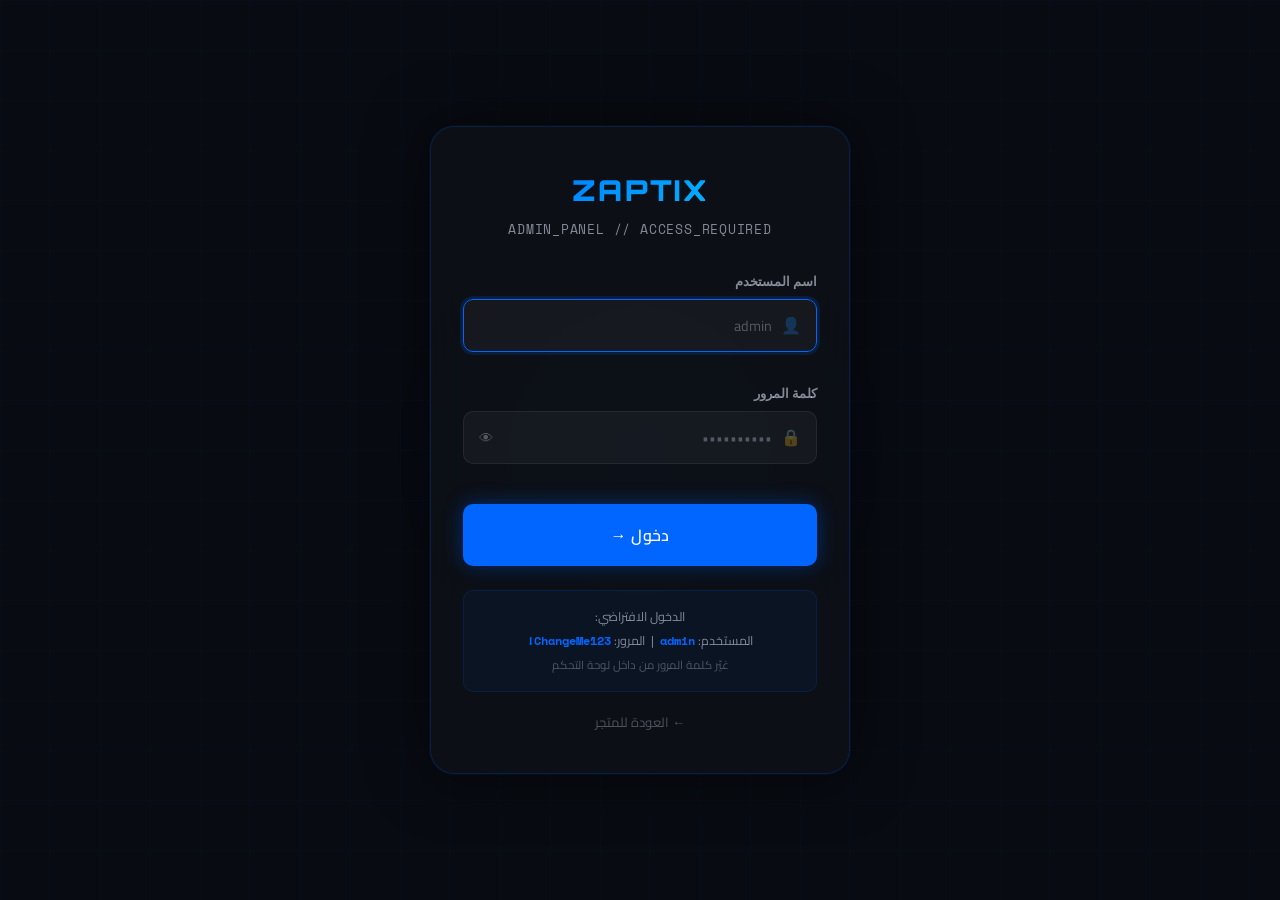
<file: login.html>
<!DOCTYPE html>
<html lang="ar" dir="rtl">
<head>
<meta charset="UTF-8">
<meta name="viewport" content="width=device-width, initial-scale=1.0">
<title>ZAPTIX — تسجيل الدخول</title>
<!-- لا يظهر هذا الرابط في التنقل — صفحة مخفية للمسؤول فقط -->
<meta name="robots" content="noindex, nofollow">
<link rel="stylesheet" href="styles.css">
<style>
/* ── صفحة تسجيل الدخول ── */
body {
  display: flex;
  align-items: center;
  justify-content: center;
  min-height: 100vh;
  padding: 1rem;
}

/* خلفية الشبكة المضيئة */
.grid-bg { position: fixed; inset: 0; z-index: 0; pointer-events: none;
  background-image:
    linear-gradient(rgba(0,102,255,0.03) 1px, transparent 1px),
    linear-gradient(90deg, rgba(0,102,255,0.03) 1px, transparent 1px);
  background-size: 50px 50px;
}

/* الدائرة المضيئة خلف البطاقة */
.glow-orb {
  position: fixed; width: 500px; height: 500px; border-radius: 50%;
  background: radial-gradient(circle, rgba(0,102,255,0.08), transparent 70%);
  top: 50%; left: 50%; transform: translate(-50%,-50%);
  pointer-events: none; z-index: 0;
}

/* البطاقة الرئيسية */
.login-card {
  position: relative; z-index: 1;
  width: 100%; max-width: 420px;
  background: rgba(13,17,23,0.85);
  backdrop-filter: blur(20px);
  border: 1px solid rgba(0,102,255,0.2);
  border-radius: 24px;
  padding: 2.5rem 2rem;
  box-shadow: 0 0 60px rgba(0,0,0,0.6), 0 0 0 1px rgba(0,102,255,0.1);
}

/* الشعار */
.login-logo {
  font-family: var(--font-display);
  font-size: 1.8rem; font-weight: 900;
  letter-spacing: 0.08em; text-align: center;
  margin-bottom: 0.4rem;
  background: linear-gradient(135deg, #0066FF, #00CFFF);
  -webkit-background-clip: text;
  -webkit-text-fill-color: transparent;
  background-clip: text;
}

.login-subtitle {
  text-align: center; font-size: 0.82rem;
  color: var(--text-muted); margin-bottom: 2rem;
  font-family: var(--font-mono); letter-spacing: 0.06em;
}

/* حقل الإدخال */
.input-wrap {
  position: relative; margin-bottom: 1rem;
}
.input-icon {
  position: absolute; top: 50%; transform: translateY(-50%);
  right: 1rem; color: var(--text-subtle); font-size: 1rem;
  pointer-events: none;
}
.input-wrap .form-input {
  padding-right: 2.75rem;
  background: rgba(255,255,255,0.04);
}

/* زر إظهار / إخفاء كلمة المرور */
.toggle-pass {
  position: absolute; top: 50%; transform: translateY(-50%);
  left: 1rem; color: var(--text-subtle); font-size: 0.9rem;
  cursor: pointer; transition: color 0.2s; user-select: none;
}
.toggle-pass:hover { color: var(--primary); }

/* رسالة الخطأ */
.login-error {
  background: rgba(239,68,68,0.1);
  border: 1px solid rgba(239,68,68,0.3);
  border-radius: var(--r-md);
  padding: 0.75rem 1rem;
  font-size: 0.85rem; color: #FCA5A5;
  margin-bottom: 1rem; display: none;
  align-items: center; gap: 0.5rem;
}
.login-error.show { display: flex; }

/* تأثير الاهتزاز عند خطأ */
@keyframes shake {
  0%,100% { transform: translateX(0); }
  20%,60%  { transform: translateX(-8px); }
  40%,80%  { transform: translateX(8px); }
}
.shake { animation: shake 0.4s var(--ease); }

/* المعلومات الافتراضية */
.default-creds {
  margin-top: 1.5rem;
  background: rgba(0,102,255,0.06);
  border: 1px solid rgba(0,102,255,0.15);
  border-radius: var(--r-md);
  padding: 0.9rem 1rem;
  font-size: 0.78rem; color: var(--text-muted);
  text-align: center; line-height: 1.9;
}
.default-creds strong { color: var(--primary); font-family: var(--font-mono); }

/* رابط الرجوع للمتجر */
.back-link {
  display: flex; align-items: center; justify-content: center; gap: 0.4rem;
  margin-top: 1.25rem; font-size: 0.82rem; color: var(--text-subtle);
  transition: color 0.2s; cursor: pointer;
}
.back-link:hover { color: var(--primary); }

/* حالة التحميل على الزر */
.btn-primary.loading {
  pointer-events: none; opacity: 0.7;
}
.spinner {
  width: 16px; height: 16px; border-radius: 50%;
  border: 2px solid rgba(255,255,255,0.3);
  border-top-color: #fff;
  animation: spin 0.6s linear infinite;
}
@keyframes spin { to { transform: rotate(360deg); } }
</style>
</head>
<body>

<!-- خلفيات زخرفية -->
<div class="grid-bg"></div>
<div class="glow-orb"></div>

<!-- بطاقة تسجيل الدخول -->
<div class="login-card" id="login-card">

  <!-- الشعار -->
  <div class="login-logo">ZAPTIX</div>
  <div class="login-subtitle">ADMIN_PANEL // ACCESS_REQUIRED</div>

  <!-- رسالة الخطأ (مخفية في البداية) -->
  <div class="login-error" id="login-error">
    <span>⚠️</span>
    <span id="error-text">اسم المستخدم أو كلمة المرور غلط</span>
  </div>

  <!-- حقل اسم المستخدم -->
  <div class="form-group mb-4">
    <label class="form-label">اسم المستخدم</label>
    <div class="input-wrap">
      <span class="input-icon">👤</span>
      <input
        type="text"
        id="inp-user"
        class="form-input"
        placeholder="admin"
        autocomplete="username"
        onkeydown="if(event.key==='Enter') doLogin()"
      >
    </div>
  </div>

  <!-- حقل كلمة المرور -->
  <div class="form-group mb-6">
    <label class="form-label">كلمة المرور</label>
    <div class="input-wrap">
      <span class="input-icon">🔒</span>
      <input
        type="password"
        id="inp-pass"
        class="form-input"
        placeholder="••••••••••"
        autocomplete="current-password"
        onkeydown="if(event.key==='Enter') doLogin()"
        style="padding-left:2.75rem"
      >
      <span class="toggle-pass" onclick="togglePass()" id="pass-toggle">👁</span>
    </div>
  </div>

  <!-- زر الدخول -->
  <button class="btn btn-primary btn-full btn-lg" id="login-btn" onclick="doLogin()">
    دخول →
  </button>

  <!-- بيانات الدخول الافتراضية (شيلها بعد أول تسجيل دخول) -->
  <div class="default-creds">
    الدخول الافتراضي:<br>
    المستخدم: <strong>admin</strong> &nbsp;|&nbsp; المرور: <strong>ChangeMe123!</strong><br>
    <span style="font-size:0.72rem;color:var(--text-subtle)">غيّر كلمة المرور من داخل لوحة التحكم</span>
  </div>

  <!-- رابط الرجوع -->
  <div class="back-link" onclick="window.location.href='index.html'">
    ← العودة للمتجر
  </div>

</div>

<!-- إشعارات -->
<div id="toast-wrap"></div>

<script>
/* ============================================================
   login.html — JavaScript
   كيف يشتغل نظام تسجيل الدخول:
   - بيانات الدخول محفوظة في localStorage.
   - عند أول تشغيل تكون admin / ChangeMe123!
   - بعد الدخول الناجح يتم حفظ جلسة في sessionStorage.
   - sessionStorage بيتمسح تلقائياً لما تقفل المتصفح.
   ============================================================ */

/* ── التحقق من الجلسة — لو دخلت خلاص روح للوحة مباشرة ── */
if (sessionStorage.getItem('zaptix_admin_session') === 'active') {
  window.location.href = 'admin.html';
}

/* ── بيانات الدخول الافتراضية ── */
function getCredentials() {
  try {
    const saved = localStorage.getItem('zaptix_admin_creds');
    if (saved) return JSON.parse(saved);
  } catch(e) {}
  /* افتراضي — يُحفظ في localStorage عند أول تشغيل */
  const defaults = { username: 'admin', password: 'ChangeMe123!' };
  localStorage.setItem('zaptix_admin_creds', JSON.stringify(defaults));
  return defaults;
}

/* ── دالة تسجيل الدخول الرئيسية ── */
function doLogin() {
  const userEl = document.getElementById('inp-user');
  const passEl = document.getElementById('inp-pass');
  const btn    = document.getElementById('login-btn');
  const errEl  = document.getElementById('login-error');
  const errTxt = document.getElementById('error-text');

  const username = userEl.value.trim();
  const password = passEl.value;

  /* التحقق من الحقول الفاضية */
  if (!username || !password) {
    showError('من فضلك ادخل اسم المستخدم وكلمة المرور');
    return;
  }

  /* حالة التحميل */
  btn.innerHTML = '<span class="spinner"></span> جاري التحقق...';
  btn.classList.add('loading');

  /* محاكاة تأخير بسيط (تجعل العملية تبدو أكثر مصداقية) */
  setTimeout(() => {
    const creds = getCredentials();

    if (username === creds.username && password === creds.password) {
      /* ✅ نجح الدخول */
      sessionStorage.setItem('zaptix_admin_session', 'active');
      sessionStorage.setItem('zaptix_admin_user', username);
      sessionStorage.setItem('zaptix_login_time', new Date().toISOString());
      btn.innerHTML = '✅ جاري الدخول...';
      setTimeout(() => { window.location.href = 'admin.html'; }, 600);
    } else {
      /* ❌ فشل الدخول */
      btn.innerHTML = 'دخول →';
      btn.classList.remove('loading');
      showError('اسم المستخدم أو كلمة المرور غلط');
      document.getElementById('login-card').classList.add('shake');
      setTimeout(() => document.getElementById('login-card').classList.remove('shake'), 500);
      passEl.value = '';
      passEl.focus();
    }
  }, 800);
}

/* ── إظهار رسالة الخطأ ── */
function showError(msg) {
  const errEl  = document.getElementById('login-error');
  const errTxt = document.getElementById('error-text');
  errTxt.textContent = msg;
  errEl.classList.add('show');
  setTimeout(() => errEl.classList.remove('show'), 4000);
}

/* ── إظهار / إخفاء كلمة المرور ── */
function togglePass() {
  const inp = document.getElementById('inp-pass');
  const ico = document.getElementById('pass-toggle');
  if (inp.type === 'password') {
    inp.type = 'text'; ico.textContent = '🙈';
  } else {
    inp.type = 'password'; ico.textContent = '👁';
  }
}

/* ── تركيز تلقائي على حقل اسم المستخدم ── */
document.getElementById('inp-user').focus();
</script>
</body>
</html>
</file>
<file: styles.css>
/* ============================================================
   ZAPTIX — styles.css
   Shared styles used by index.html, login.html, admin.html
   ============================================================ */

@import url('https://fonts.googleapis.com/css2?family=Orbitron:wght@400;500;600;700;800;900&family=Cairo:wght@300;400;500;600;700;800;900&family=Inter:wght@300;400;500;600;700&family=Space+Mono:wght@400;700&display=swap');

/* ── CSS VARIABLES ── */
:root {
  --primary:       #0066FF;
  --primary-dark:  #0047CC;
  --primary-glow:  rgba(0,102,255,0.4);
  --secondary:     #00CFFF;
  --accent:        #FF6B00;
  --neon-green:    #39FF14;
  --neon-purple:   #B026FF;
  --danger:        #EF4444;
  --success:       #10B981;
  --warning:       #F59E0B;

  --bg:       #080B12;
  --bg2:      #0D1117;
  --surface:  #0F1623;
  --surface2: #141E30;
  --card:     #111827;
  --border:   rgba(255,255,255,0.07);
  --border2:  rgba(0,102,255,0.25);

  --text:        #E8EEFF;
  --text-muted:  rgba(232,238,255,0.55);
  --text-subtle: rgba(232,238,255,0.3);

  --font-display: 'Orbitron', sans-serif;
  --font-arabic:  'Cairo', sans-serif;
  --font-ui:      'Inter', sans-serif;
  --font-mono:    'Space Mono', monospace;

  --r-sm: 6px;
  --r-md: 10px;
  --r-lg: 16px;
  --r-xl: 24px;
  --r-full: 9999px;

  --ease:        cubic-bezier(0.25,0.46,0.45,0.94);
  --ease-out:    cubic-bezier(0.16,1,0.3,1);
  --ease-spring: cubic-bezier(0.34,1.56,0.64,1);

  --glow: 0 0 24px rgba(0,102,255,0.35);
  --shadow: 0 8px 32px rgba(0,0,0,0.45);
  --glass: rgba(255,255,255,0.03);
}

/* ── RESET ── */
*, *::before, *::after { box-sizing: border-box; margin: 0; padding: 0; }
html { scroll-behavior: smooth; font-size: 16px; }
body {
  background: var(--bg);
  color: var(--text);
  font-family: var(--font-arabic);
  line-height: 1.6;
  overflow-x: hidden;
  min-height: 100vh;
  direction: rtl;
}
img { max-width: 100%; display: block; }
a { text-decoration: none; color: inherit; }
button { cursor: pointer; border: none; background: none; font-family: inherit; }
input, textarea, select { font-family: inherit; color: var(--text); }
::-webkit-scrollbar { width: 5px; }
::-webkit-scrollbar-track { background: var(--bg); }
::-webkit-scrollbar-thumb { background: var(--primary); border-radius: 3px; }
::selection { background: var(--primary); color: #fff; }

/* ── TYPOGRAPHY ── */
.font-display  { font-family: var(--font-display) !important; }
.font-arabic   { font-family: var(--font-arabic)  !important; }
.font-ui       { font-family: var(--font-ui)       !important; }
.font-mono     { font-family: var(--font-mono)     !important; }

/* ── LAYOUT ── */
.container { width: 100%; max-width: 1280px; margin: 0 auto; padding: 0 1.5rem; }
.container--sm { max-width: 900px; }
.container--xs { max-width: 520px; }

/* ── GRID BACKGROUND ── */
.grid-bg {
  position: fixed; inset: 0; z-index: 0; pointer-events: none;
  background-image:
    linear-gradient(rgba(0,102,255,0.025) 1px, transparent 1px),
    linear-gradient(90deg, rgba(0,102,255,0.025) 1px, transparent 1px);
  background-size: 60px 60px;
}

/* ── GLASSMORPHISM CARD ── */
.glass {
  background: rgba(15,22,35,0.7);
  backdrop-filter: blur(16px);
  -webkit-backdrop-filter: blur(16px);
  border: 1px solid var(--border);
  border-radius: var(--r-lg);
}
.glass:hover { border-color: var(--border2); }

/* ── BUTTONS ── */
.btn {
  display: inline-flex; align-items: center; justify-content: center;
  gap: 0.5rem; padding: 0.75rem 1.75rem;
  border-radius: var(--r-md); font-weight: 600; font-size: 0.9rem;
  letter-spacing: 0.02em; cursor: pointer; transition: all 0.22s var(--ease);
  position: relative; overflow: hidden; white-space: nowrap; border: none;
  font-family: var(--font-arabic);
}
.btn::after {
  content: ''; position: absolute; inset: 0;
  background: rgba(255,255,255,0); transition: background 0.2s;
}
.btn:hover::after { background: rgba(255,255,255,0.06); }
.btn:active { transform: scale(0.97); }

.btn-primary {
  background: var(--primary); color: #fff;
  box-shadow: 0 0 20px var(--primary-glow), 0 4px 12px rgba(0,0,0,0.3);
}
.btn-primary:hover {
  background: var(--primary-dark);
  box-shadow: 0 0 35px var(--primary-glow), 0 6px 20px rgba(0,0,0,0.4);
  transform: translateY(-2px);
}

.btn-secondary {
  background: transparent; color: var(--primary);
  border: 1.5px solid var(--primary);
  box-shadow: 0 0 12px rgba(0,102,255,0.2);
}
.btn-secondary:hover {
  background: var(--primary); color: #fff;
  box-shadow: var(--glow); transform: translateY(-2px);
}

.btn-ghost {
  background: var(--glass); color: var(--text-muted);
  border: 1px solid var(--border);
}
.btn-ghost:hover { border-color: var(--primary); color: var(--text); }

.btn-danger { background: var(--danger); color: #fff; }
.btn-danger:hover { background: #dc2626; transform: translateY(-1px); }

.btn-success { background: var(--success); color: #fff; }
.btn-success:hover { background: #059669; transform: translateY(-1px); }

.btn-warning { background: var(--warning); color: #000; }
.btn-warning:hover { background: #d97706; }

.btn-sm  { padding: 0.5rem 1rem; font-size: 0.8rem; }
.btn-lg  { padding: 1rem 2rem; font-size: 1rem; }
.btn-xl  { padding: 1.1rem 2.5rem; font-size: 1.05rem; }
.btn-full { width: 100%; justify-content: center; }
.btn-icon {
  width: 38px; height: 38px; padding: 0;
  border-radius: var(--r-md); flex-shrink: 0;
}

/* ── BADGES ── */
.badge {
  display: inline-flex; align-items: center; gap: 4px;
  padding: 3px 10px; border-radius: var(--r-full);
  font-size: 0.7rem; font-weight: 700; letter-spacing: 0.06em;
  text-transform: uppercase; font-family: var(--font-ui);
}
.badge-blue   { background:rgba(0,102,255,.15); color:#60A5FA; border:1px solid rgba(0,102,255,.3); }
.badge-orange { background:rgba(255,107,0,.15); color:#FDBA74; border:1px solid rgba(255,107,0,.3); }
.badge-green  { background:rgba(16,185,129,.12); color:#34D399; border:1px solid rgba(16,185,129,.3); }
.badge-purple { background:rgba(176,38,255,.15); color:#D070FF; border:1px solid rgba(176,38,255,.3); }
.badge-neon   { background:#B026FF; color:#39FF14; border:1px solid #39FF14; }
.badge-red    { background:rgba(239,68,68,.15); color:#FCA5A5; border:1px solid rgba(239,68,68,.3); }

/* ── FORM ELEMENTS ── */
.form-group { display: flex; flex-direction: column; gap: 0.4rem; }
.form-label {
  font-size: 0.8rem; font-weight: 600; color: var(--text-muted);
  font-family: var(--font-ui);
}
.form-input {
  background: var(--surface);
  border: 1.5px solid var(--border);
  border-radius: var(--r-md);
  padding: 0.75rem 1rem;
  color: var(--text);
  font-size: 0.9rem;
  outline: none;
  transition: border-color 0.2s, box-shadow 0.2s;
  width: 100%;
}
.form-input:focus {
  border-color: var(--primary);
  box-shadow: 0 0 0 3px rgba(0,102,255,0.15);
}
.form-input::placeholder { color: var(--text-subtle); }
select.form-input option { background: var(--surface2); }
textarea.form-input { resize: vertical; min-height: 90px; }
.form-input.error { border-color: var(--danger); }

/* ── TOAST NOTIFICATIONS ── */
#toast-wrap {
  position: fixed; bottom: 1.5rem; left: 1.5rem;
  z-index: 9999; display: flex; flex-direction: column; gap: 0.5rem;
  pointer-events: none; max-width: 340px;
}
.toast {
  background: var(--surface2); border: 1px solid var(--border);
  border-radius: var(--r-md); padding: 0.9rem 1.1rem;
  display: flex; align-items: flex-start; gap: 0.75rem;
  box-shadow: var(--shadow); color: var(--text);
  font-size: 0.88rem; pointer-events: all;
  animation: toastIn 0.3s var(--ease-out);
}
.toast.removing { animation: toastOut 0.25s var(--ease) forwards; }
.toast--success { border-left: 3px solid var(--success); }
.toast--error   { border-left: 3px solid var(--danger); }
.toast--info    { border-left: 3px solid var(--primary); }
.toast--warning { border-left: 3px solid var(--warning); }
.toast-icon { font-size: 1.1rem; flex-shrink: 0; margin-top: 1px; }
.toast-body { flex: 1; }
.toast-title { font-weight: 700; font-size: 0.85rem; margin-bottom: 2px; }
.toast-sub   { color: var(--text-muted); font-size: 0.78rem; }
@keyframes toastIn  { from { opacity:0; transform:translateX(-16px); } to { opacity:1; transform:none; } }
@keyframes toastOut { to   { opacity:0; transform:translateX(-16px); } }

/* ── MODAL OVERLAY ── */
.modal-overlay {
  position: fixed; inset: 0;
  background: rgba(0,0,0,0.8);
  backdrop-filter: blur(8px);
  z-index: 2000;
  display: flex; align-items: center; justify-content: center;
  padding: 1rem;
  opacity: 0; pointer-events: none; transition: opacity 0.25s;
}
.modal-overlay.open { opacity: 1; pointer-events: all; }
.modal-box {
  background: var(--surface2);
  border: 1px solid var(--border2);
  border-radius: var(--r-xl);
  width: 100%; max-width: 600px;
  max-height: 90vh; overflow-y: auto;
  transform: scale(0.96) translateY(12px);
  transition: transform 0.28s var(--ease-out);
  position: relative;
}
.modal-overlay.open .modal-box { transform: none; }
.modal-box--sm { max-width: 420px; }
.modal-head {
  display: flex; align-items: center; justify-content: space-between;
  padding: 1.5rem; border-bottom: 1px solid var(--border);
  position: sticky; top: 0; background: var(--surface2); z-index: 1;
  border-radius: var(--r-xl) var(--r-xl) 0 0;
}
.modal-title {
  font-family: var(--font-display); font-size: 1rem;
  font-weight: 700; letter-spacing: 0.04em;
}
.modal-close {
  width: 32px; height: 32px; border-radius: var(--r-sm);
  background: rgba(255,255,255,0.06); border: 1px solid var(--border);
  display: flex; align-items: center; justify-content: center;
  color: var(--text-muted); font-size: 1rem; cursor: pointer;
  transition: all 0.2s;
}
.modal-close:hover { color: var(--text); background: rgba(255,255,255,0.1); }
.modal-body { padding: 1.5rem; }
.modal-foot {
  padding: 1rem 1.5rem;
  border-top: 1px solid var(--border);
  display: flex; gap: 0.75rem; justify-content: flex-end;
}

/* ── PIXEL DIVIDER ── */
.divider {
  height: 1px;
  background: linear-gradient(90deg, transparent, var(--primary), transparent);
  margin: 1.5rem 0; opacity: 0.4;
}

/* ── SECTION LABEL ── */
.eyebrow {
  font-family: var(--font-mono); font-size: 0.68rem;
  letter-spacing: 0.14em; text-transform: uppercase;
  color: var(--primary); display: flex; align-items: center; gap: 0.5rem;
  margin-bottom: 0.5rem;
}
.eyebrow::before { content: '//'; opacity: 0.5; }

/* ── FLEX / GRID UTILS ── */
.flex { display: flex; }
.flex-col { flex-direction: column; }
.items-center { align-items: center; }
.items-start  { align-items: flex-start; }
.justify-between { justify-content: space-between; }
.justify-center  { justify-content: center; }
.justify-end     { justify-content: flex-end; }
.flex-wrap { flex-wrap: wrap; }
.gap-1 { gap: 0.25rem; }
.gap-2 { gap: 0.5rem;  }
.gap-3 { gap: 0.75rem; }
.gap-4 { gap: 1rem;    }
.gap-6 { gap: 1.5rem;  }
.gap-8 { gap: 2rem;    }

/* ── SPACING ── */
.mt-2 { margin-top: 0.5rem; }
.mt-4 { margin-top: 1rem; }
.mt-6 { margin-top: 1.5rem; }
.mb-2 { margin-bottom: 0.5rem; }
.mb-4 { margin-bottom: 1rem; }
.mb-6 { margin-bottom: 1.5rem; }
.mb-8 { margin-bottom: 2rem; }
.p-4  { padding: 1rem; }
.p-6  { padding: 1.5rem; }

/* ── TEXT UTILS ── */
.text-center { text-align: center; }
.text-muted  { color: var(--text-muted); }
.text-subtle { color: var(--text-subtle); }
.text-primary { color: var(--primary); }
.text-success { color: var(--success); }
.text-danger  { color: var(--danger); }
.text-warning { color: var(--warning); }
.text-sm { font-size: 0.82rem; }
.text-xs { font-size: 0.72rem; }
.font-bold { font-weight: 700; }
.font-mono { font-family: var(--font-mono); }
.hidden { display: none !important; }

/* ── RESPONSIVE ── */
@media (max-width: 768px) {
  .hide-mobile { display: none !important; }
  .btn-xl { padding: 0.9rem 1.5rem; font-size: 0.95rem; }
}
@media (min-width: 769px) {
  .hide-desktop { display: none !important; }
}
</file>
